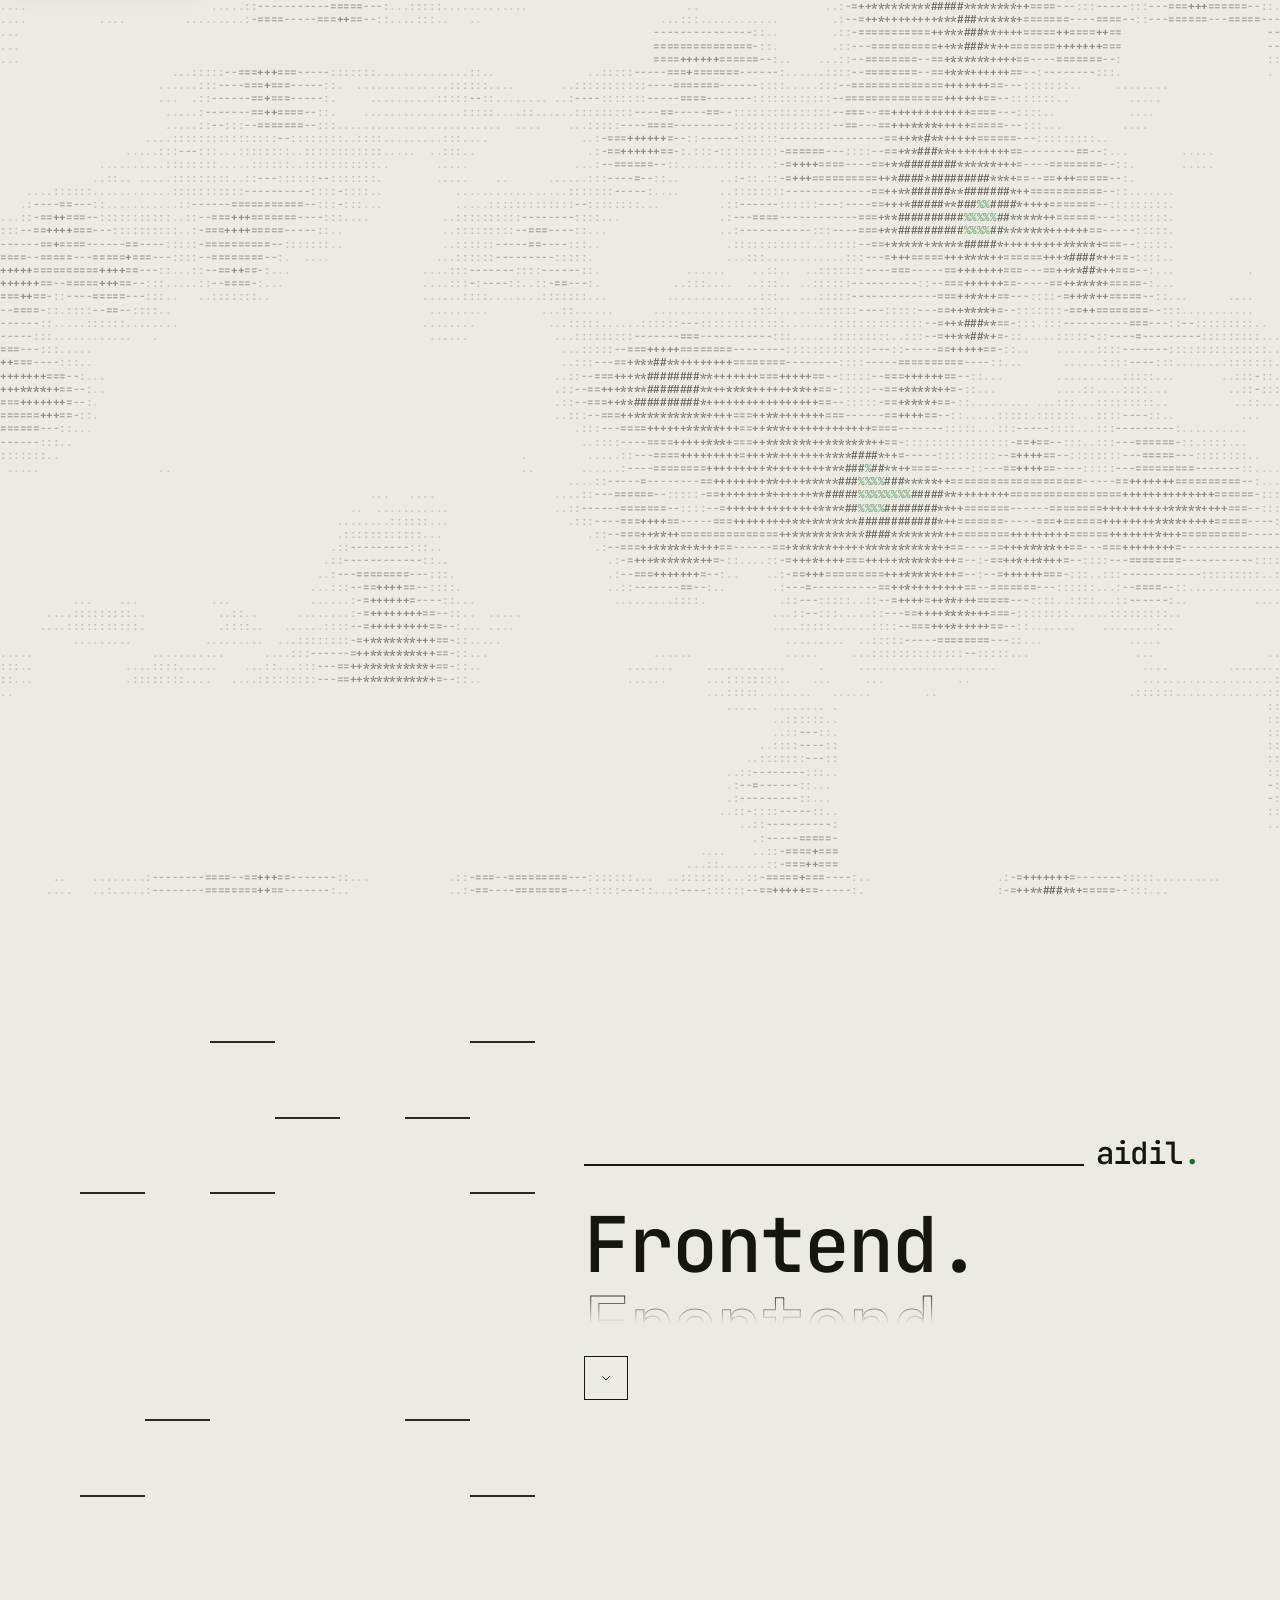
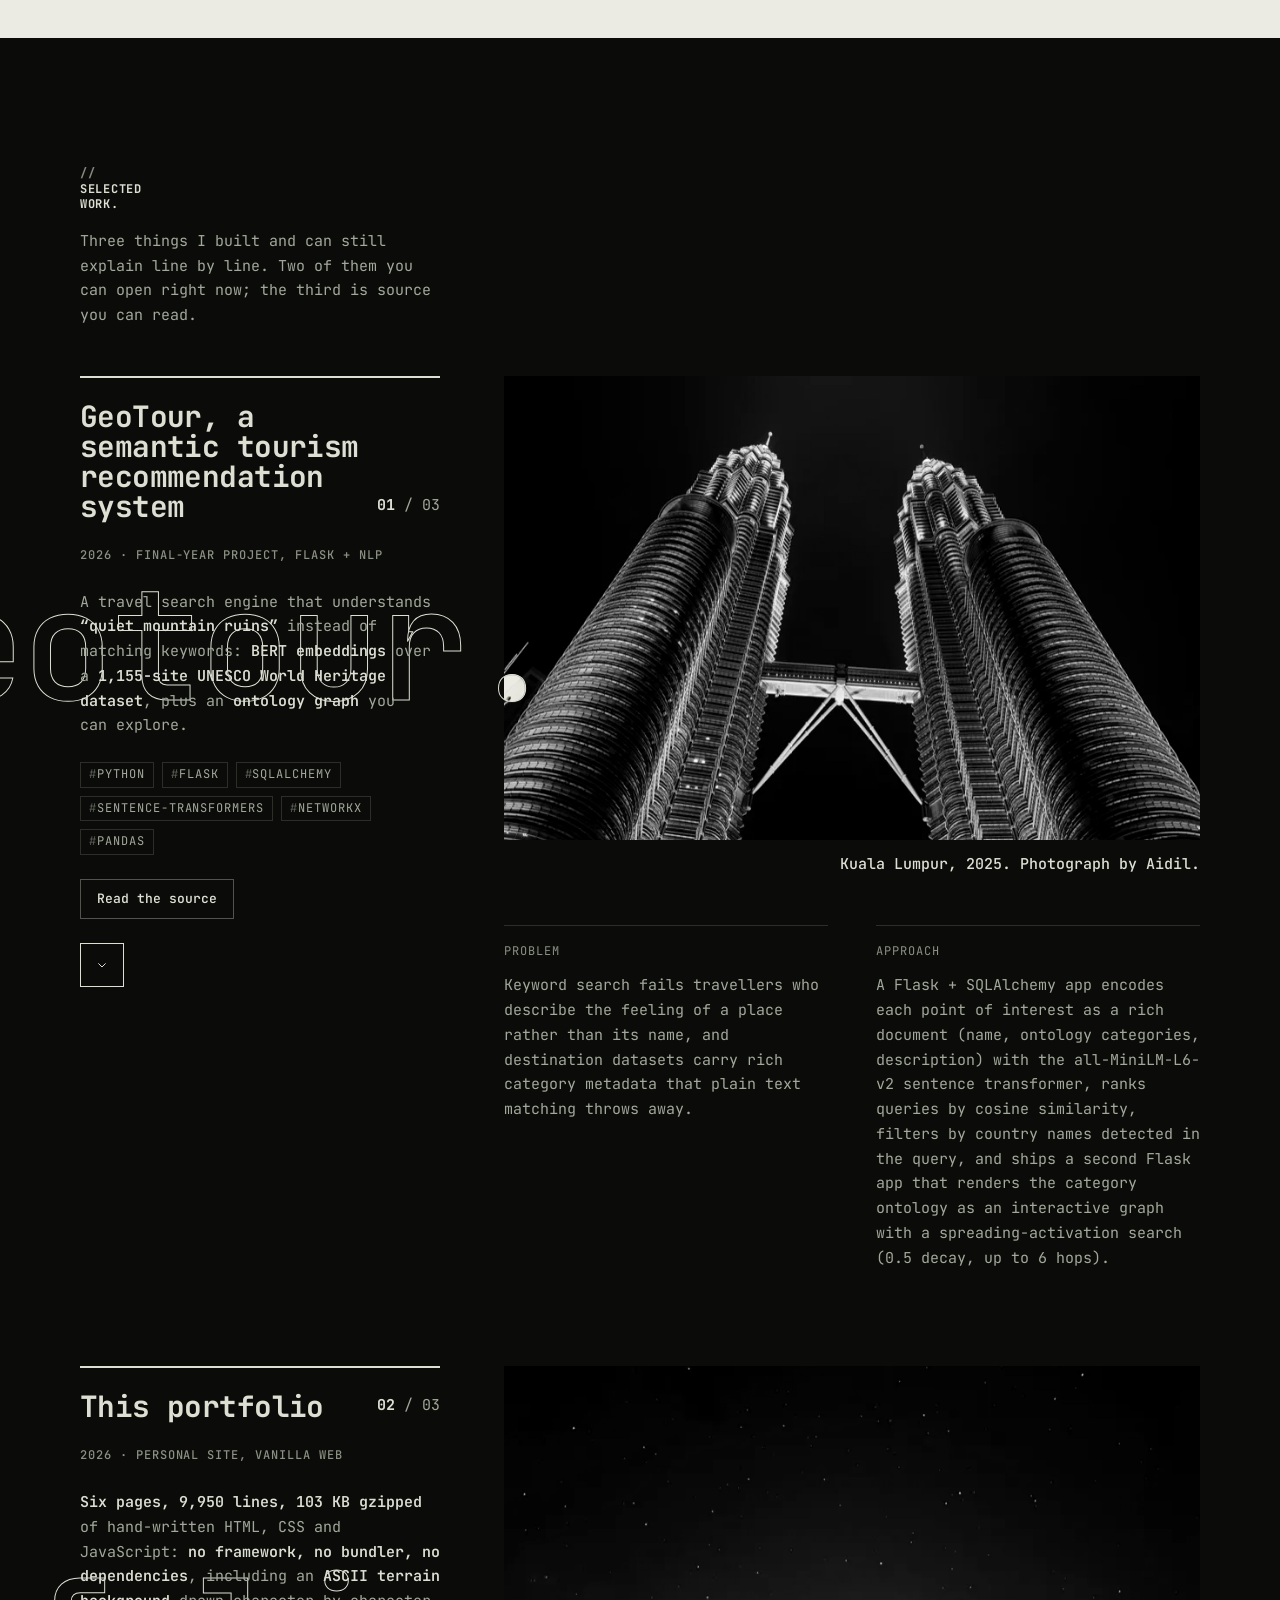
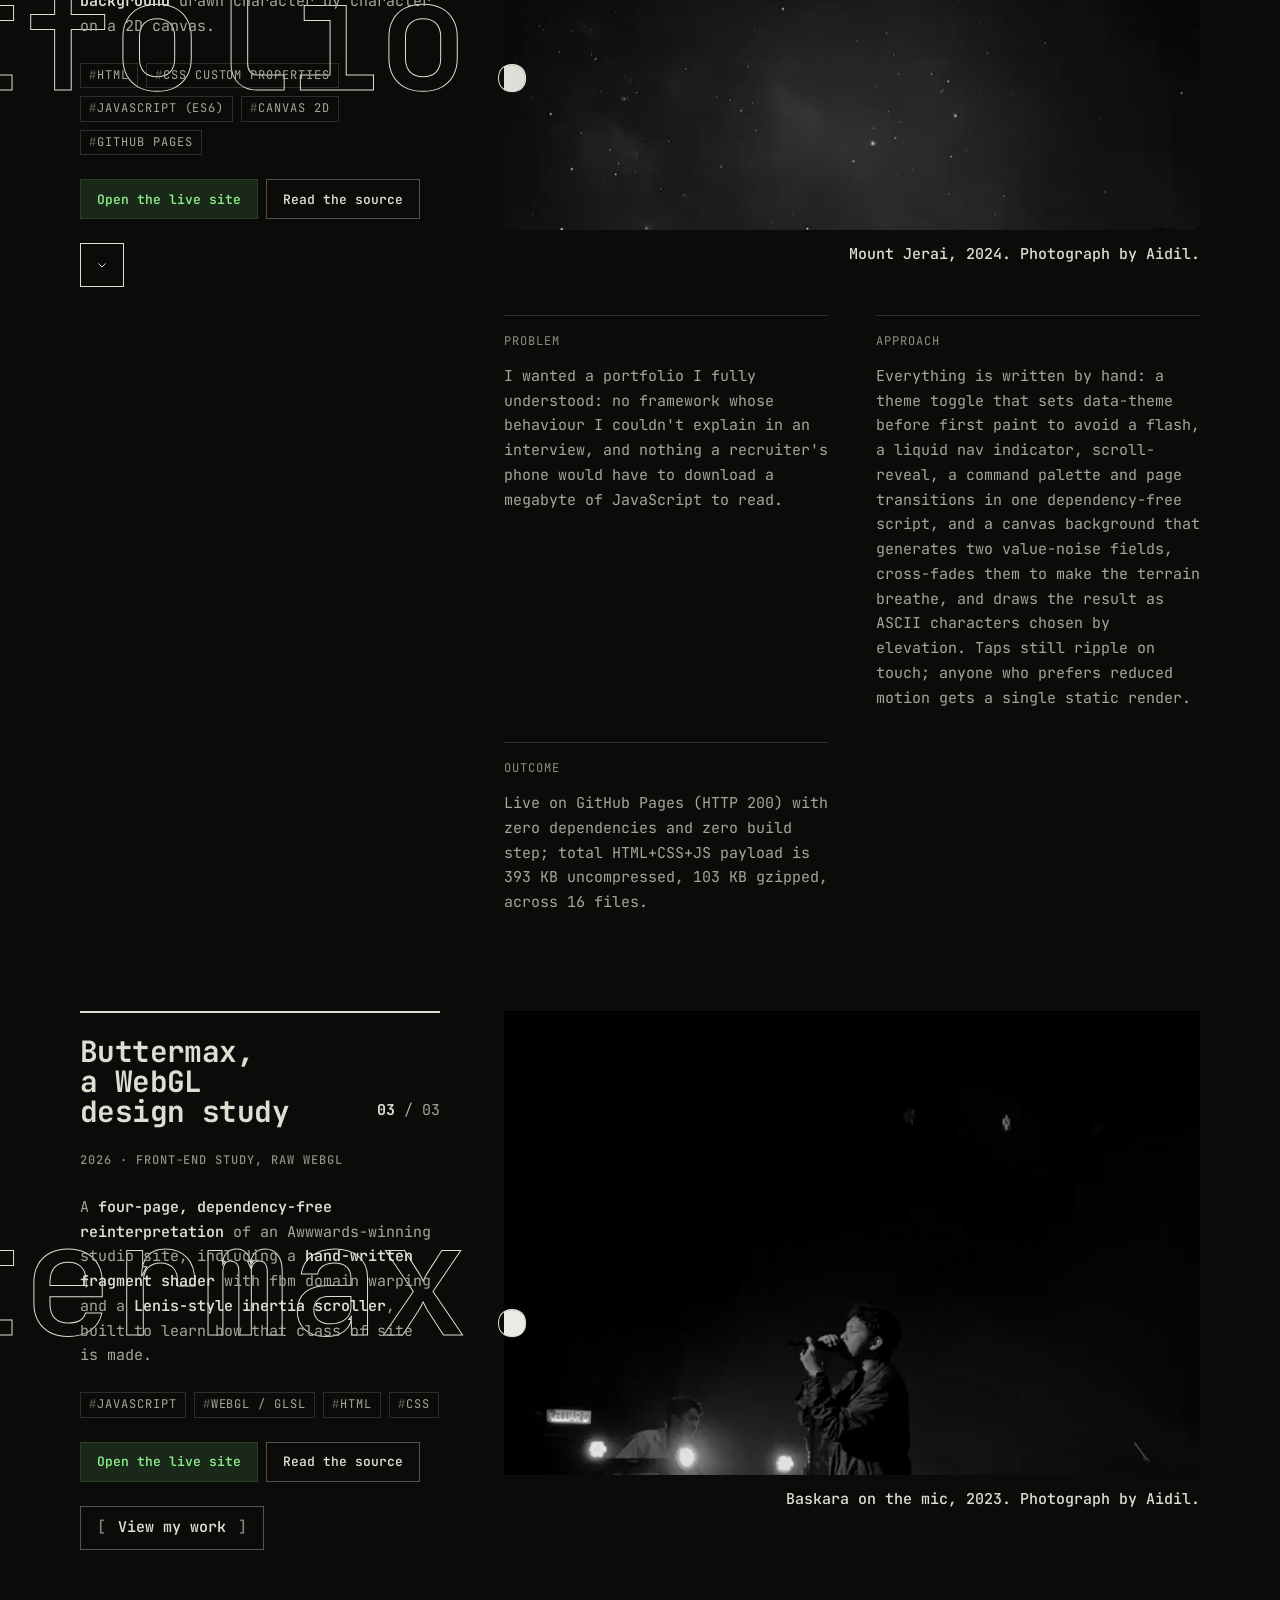
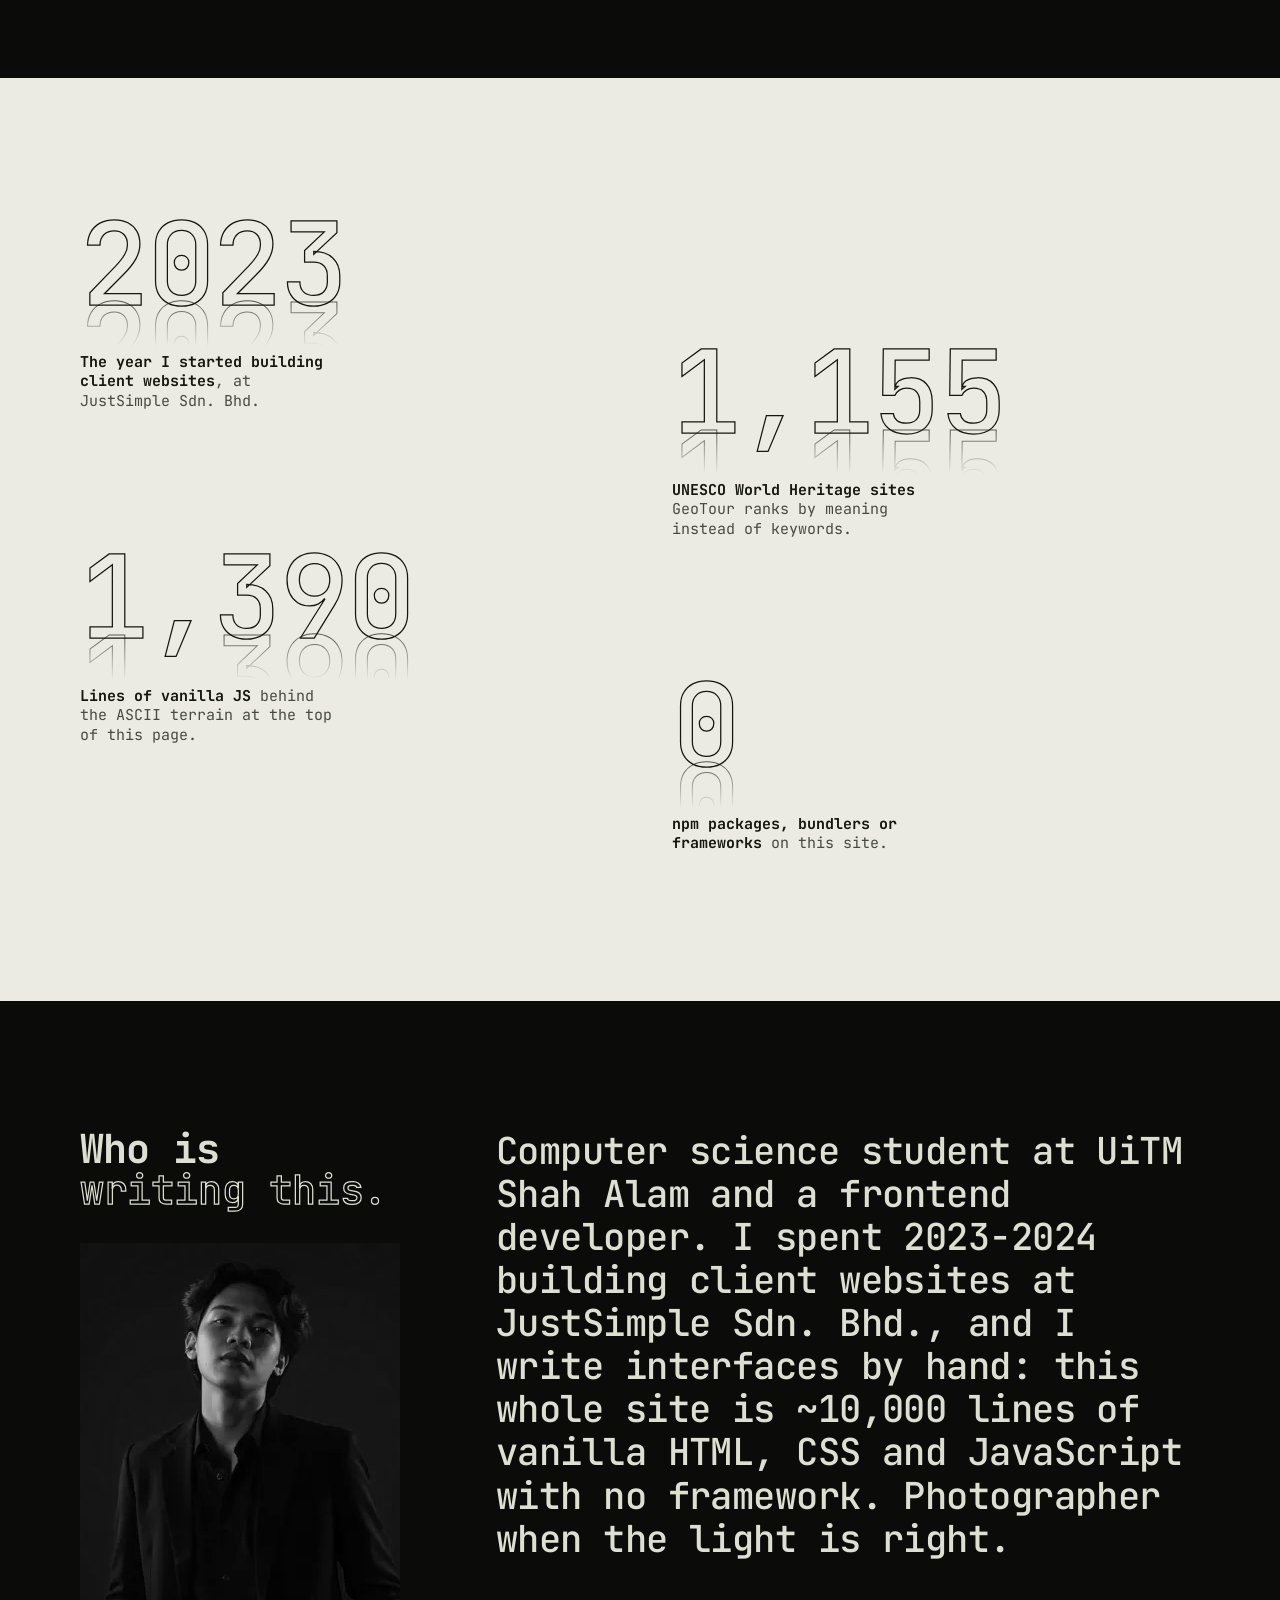
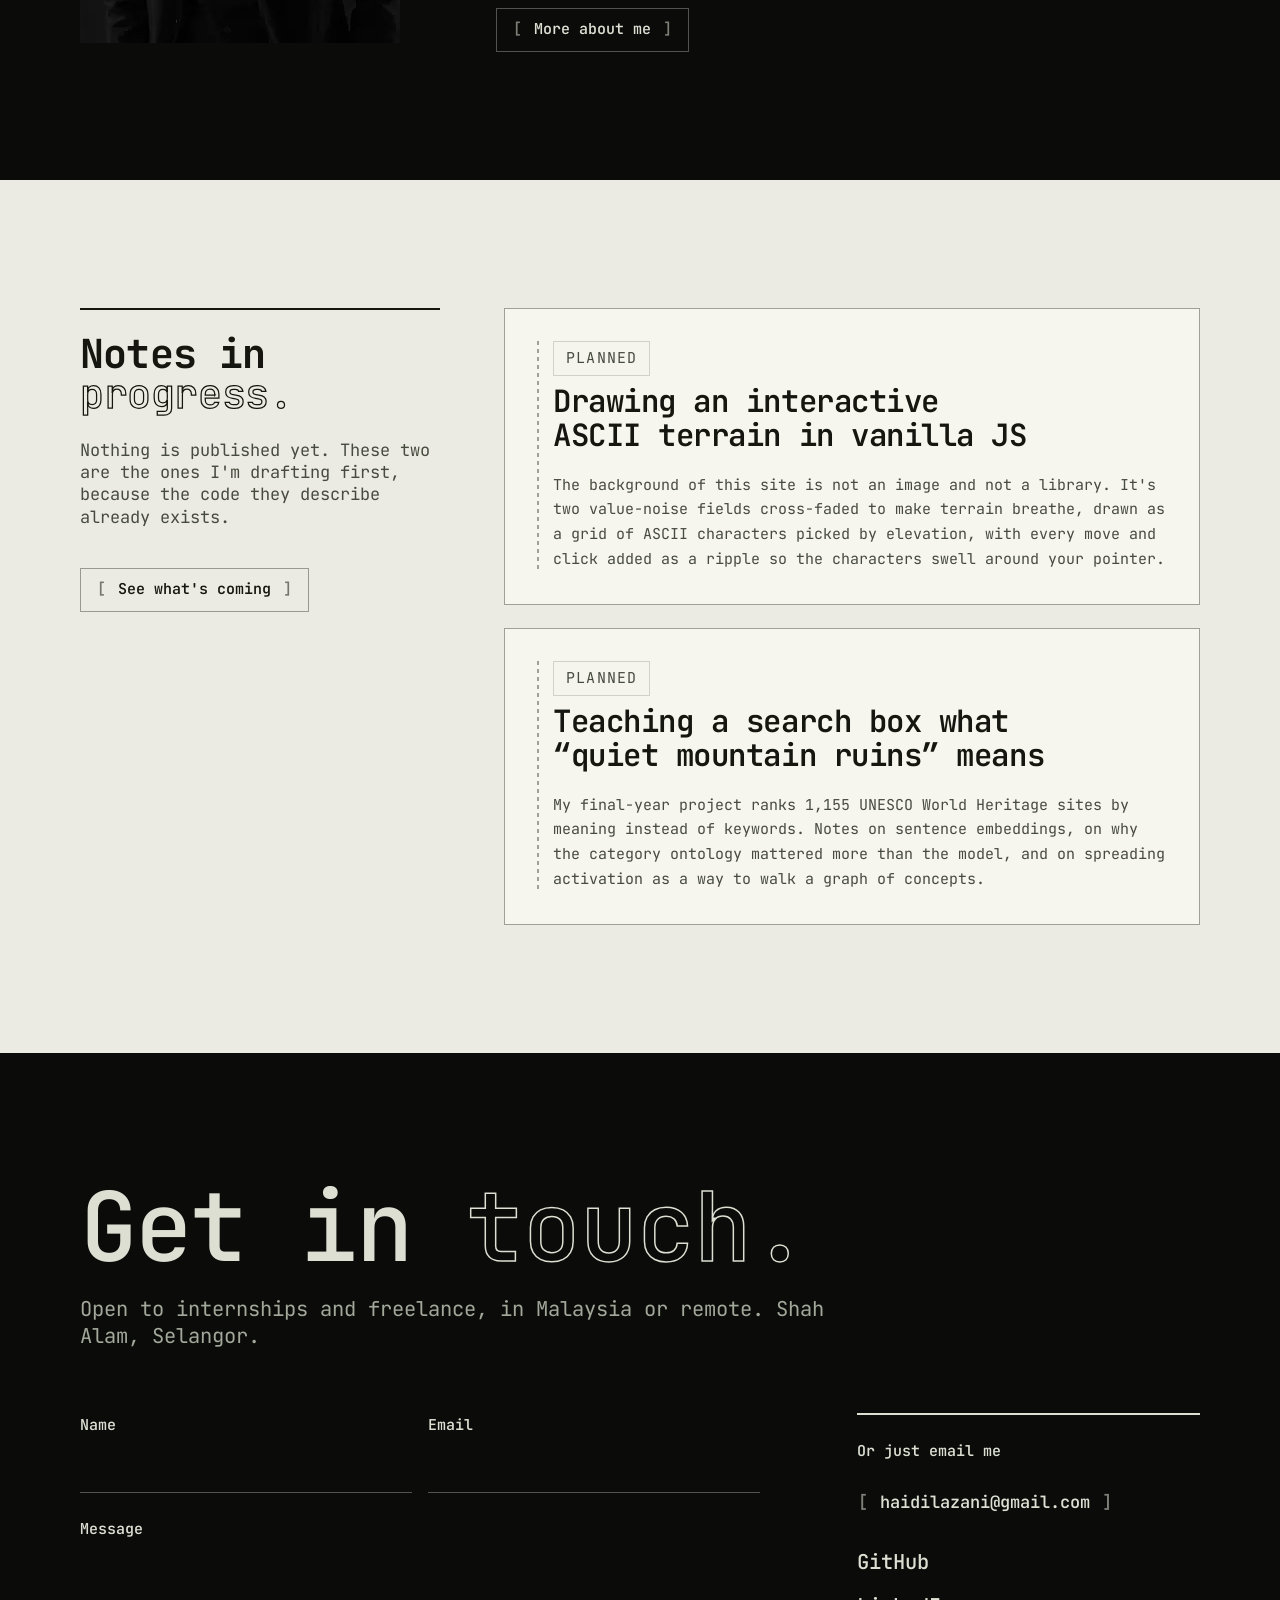
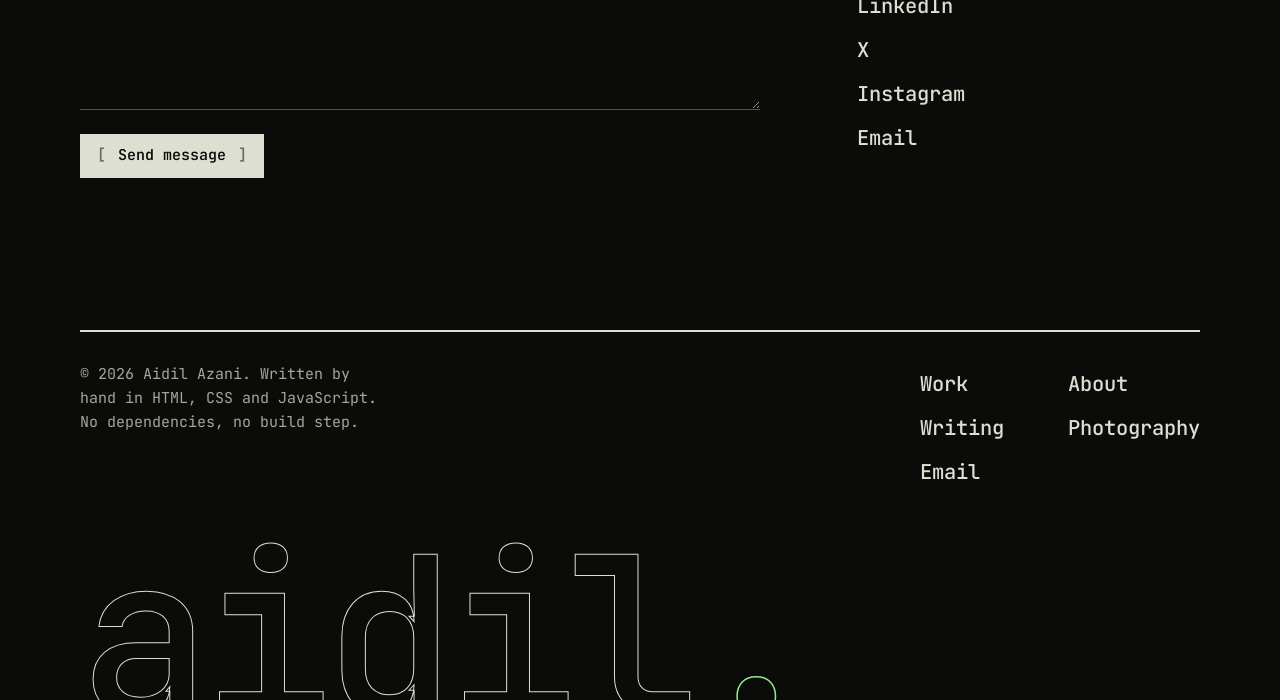
<file: index.html>
<!DOCTYPE html>
<html lang="en" class="no-js" data-theme="dark" data-motion="full">

<head>
    <meta charset="UTF-8">
    <meta name="viewport" content="width=device-width, initial-scale=1.0">

    <title>Aidil Azani - Frontend developer in Shah Alam, Malaysia</title>
    <meta name="description"
        content="Aidil Azani, frontend developer and computer science student at UiTM Shah Alam. A semantic travel search engine in Flask, a portfolio written by hand with zero dependencies, and photographs.">

    <!-- Seed theme + motion before first paint so neither flashes. -->
    <script>
        (function () {
            var t, m; try { t = localStorage.getItem('theme'); m = localStorage.getItem('motion'); } catch (e) { }
            var d = document.documentElement;
            d.className = d.className.replace(/\bno-js\b/, 'js');
            d.setAttribute('data-theme', t === 'light' ? 'light' : 'dark');
            d.setAttribute('data-motion', m === 'reduced' ? 'reduced' : 'full');
        })();
    </script>

    <!-- Entrance gate. Puts html.ld up (the overlay in <body>, styled by css/loader.css and run by
         js/loader.js) before first paint, so there is no flash of the page under it. Not for reduced
         motion, #hash deep links, back/forward, or ?intro=0. js/loader.js claims the page with
         html.ld-ready as soon as it runs; if it never does (404, error, stalled network) the page is
         released on DOMContentLoaded or after a timeout, so the overlay can never trap anyone. -->
    <script>
        (function () {
            var d = document.documentElement, show = true;
            try {
                var nav = performance.getEntriesByType && performance.getEntriesByType('navigation')[0];
                if (location.hash.length > 1) show = false;
                if (/[?&]intro=0(&|$)/.test(location.search)) show = false;
                if (nav && nav.type === 'back_forward') show = false;
                if (d.getAttribute('data-motion') === 'reduced') show = false;
                else if (localStorage.getItem('motion') !== 'full' && matchMedia('(prefers-reduced-motion: reduce)').matches) show = false;
            } catch (e) { }
            if (show) {
                d.classList.add('ld');
                try { if ('scrollRestoration' in history) history.scrollRestoration = 'manual'; } catch (e) { }
            }
            function release() {
                if (d.classList.contains('ld-ready')) return;
                d.classList.remove('ld');
            }
            document.addEventListener('DOMContentLoaded', release);
            if (show) setTimeout(release, 9000);
        })();
    </script>

    <link rel="icon" href="favicon.svg">
    <link rel="manifest" href="site.webmanifest">
    <meta name="theme-color" content="#0b0c0a" media="(prefers-color-scheme: dark)">
    <meta name="theme-color" content="#ecebe3" media="(prefers-color-scheme: light)">

    <link rel="preconnect" href="https://fonts.googleapis.com">
    <link rel="preconnect" href="https://fonts.gstatic.com" crossorigin>
    <link rel="stylesheet"
        href="https://fonts.googleapis.com/css2?family=JetBrains+Mono:wght@300..800&display=swap">

    <link rel="stylesheet" href="css/tokens.css">
    <link rel="stylesheet" href="css/main.css">
    <link rel="stylesheet" href="css/stack.css">
    <link rel="stylesheet" href="css/tilt.css">
    <link rel="stylesheet" href="css/hero.css">
    <link rel="stylesheet" href="css/home.css">
    <link rel="stylesheet" href="css/ascii.css">
    <link rel="stylesheet" href="css/loader.css">

    <link rel="canonical" href="https://haidilazani.github.io/Portfolio/">

    <meta property="og:type" content="website">
    <meta property="og:site_name" content="Aidil Azani">
    <meta property="og:url" content="https://haidilazani.github.io/Portfolio/">
    <meta property="og:title" content="Aidil Azani - Frontend developer in Shah Alam, Malaysia">
    <meta property="og:description"
        content="A semantic travel search engine in Flask, a portfolio written by hand with zero dependencies, and photographs.">
    <meta property="og:image" content="https://haidilazani.github.io/Portfolio/images/optimized/about-800.jpg">
    <meta property="og:image:width" content="800">
    <meta property="og:image:height" content="800">
    <meta property="og:image:alt" content="Aidil Azani">
    <meta name="twitter:card" content="summary_large_image">
    <meta name="twitter:site" content="@aidilazani">
    <meta name="twitter:creator" content="@aidilazani">
    <meta name="twitter:title" content="Aidil Azani - Frontend developer in Shah Alam, Malaysia">
    <meta name="twitter:description"
        content="A semantic travel search engine in Flask, a portfolio written by hand with zero dependencies, and photographs.">
    <meta name="twitter:image" content="https://haidilazani.github.io/Portfolio/images/optimized/about-800.jpg">

    <script type="application/ld+json">
    [
      {
        "@context": "https://schema.org",
        "@type": "WebSite",
        "name": "Aidil Azani",
        "url": "https://haidilazani.github.io/Portfolio/",
        "inLanguage": "en",
        "author": { "@type": "Person", "name": "Aidil Azani" }
      },
      {
        "@context": "https://schema.org",
        "@type": "Person",
        "name": "Aidil Azani",
        "jobTitle": "Frontend developer",
        "url": "https://haidilazani.github.io/Portfolio/",
        "image": "https://haidilazani.github.io/Portfolio/images/optimized/about-800.jpg",
        "email": "mailto:haidilazani@gmail.com",
        "address": {
          "@type": "PostalAddress",
          "addressLocality": "Shah Alam",
          "addressRegion": "Selangor",
          "addressCountry": "MY"
        },
        "alumniOf": { "@type": "CollegeOrUniversity", "name": "UiTM Shah Alam" },
        "knowsAbout": ["Frontend development", "JavaScript", "CSS", "Canvas 2D", "Flask", "Sentence embeddings"],
        "sameAs": [
          "https://github.com/haidilazani",
          "https://linkedin.com/in/azuhaidilazani",
          "https://x.com/aidilazani",
          "https://instagram.com/aidilazani"
        ]
      }
    ]
    </script>
</head>

<body class="page-home">

    <!-- Entrance overlay. Hidden unless the gate in <head> raised html.ld. Decoration plus a status
         line for assistive tech; the canvas and HUD are aria-hidden. See js/loader.js. -->
    <div class="ld-ov" data-loader role="status" aria-label="Loading the portfolio">
        <canvas class="ld-canvas" aria-hidden="true"></canvas>
        <div class="ld-hud">
            <div class="ld-id" aria-hidden="true" data-ld-mask>portfolio // 2026</div>
            <div class="ld-tr" data-ld-mask>
                <button class="ld-skip" type="button" data-ld-skip>skip &#183; esc</button>
            </div>
            <div class="ld-count" aria-hidden="true" data-ld-mask><span data-ld-n><s>000</s></span><i>%</i></div>
            <ol class="ld-log" aria-hidden="true" data-ld-log data-ld-mask></ol>
            <div class="ld-bar" aria-hidden="true" data-ld-bar></div>
        </div>
    </div>

    <a class="skip-link" href="#main">Skip to content</a>

    <header class="site-nav" data-nav>
        <nav class="nav-inner" aria-label="Primary">
            <a class="nav-logo" href="index.html" aria-current="page">aidil<span>.</span></a>
            <ul class="nav-links">
                <li class="nav-indicator" aria-hidden="true"></li>
                <li><a href="work.html">Work</a></li>
                <li><a href="about.html">About</a></li>
                <li><a href="blog.html">Writing</a></li>
                <li><a href="photography.html">Photography</a></li>
            </ul>
            <div class="nav-actions">
                <button class="cmdk-trigger" type="button" data-cmdk-open>Search <kbd>&#8984;K</kbd></button>
                <button class="icon-btn" type="button" data-motion-toggle aria-pressed="false"
                    aria-label="Toggle reduced motion">
                    <svg viewBox="0 0 24 24" width="18" height="18" fill="none" stroke="currentColor"
                        stroke-width="1.6" stroke-linecap="round" stroke-linejoin="round" aria-hidden="true"
                        focusable="false">
                        <path d="M3 12h3.2l2.6-7 4.4 14 2.6-7H21" />
                    </svg>
                </button>
                <button class="icon-btn" type="button" data-theme-toggle aria-pressed="false"
                    aria-label="Toggle colour theme">
                    <svg viewBox="0 0 24 24" width="18" height="18" fill="none" stroke="currentColor"
                        stroke-width="1.6" aria-hidden="true" focusable="false">
                        <circle cx="12" cy="12" r="9" />
                        <path d="M12 3a9 9 0 0 0 0 18z" fill="currentColor" stroke="none" />
                    </svg>
                </button>
            </div>
        </nav>
    </header>

    <main id="main">

        <!-- ================================================================
             Hero
             Base band. The terrain canvas is the living ground; two outlined
             marquee rows of the name run over it in opposite directions,
             and the headline sits below in solid ink so it never has to compete with an outline.
             ================================================================ -->
        <section class="hero band" data-hero aria-labelledby="hero-title">
            <canvas class="hero-canvas" data-hero-canvas aria-hidden="true"></canvas>

            <div class="hero-stage">
                <div class="marquee" data-marquee aria-hidden="true">
                    <div class="marquee-track">
                        <span>aidil azani.</span><span>aidil azani.</span><span>aidil azani.</span>
                        <span>aidil azani.</span><span>aidil azani.</span><span>aidil azani.</span>
                    </div>
                </div>
                <div class="marquee marquee--reverse" data-marquee aria-hidden="true">
                    <div class="marquee-track">
                        <span>aidil azani.</span><span>aidil azani.</span><span>aidil azani.</span>
                        <span>aidil azani.</span><span>aidil azani.</span><span>aidil azani.</span>
                    </div>
                </div>

                <a class="round-btn hero-down" href="#practice" data-magnetic aria-label="Scroll to what I do">
                    <svg viewBox="0 0 24 24" width="16" height="16" fill="none" stroke="currentColor"
                        stroke-width="1.6" stroke-linecap="round" stroke-linejoin="round" aria-hidden="true"
                        focusable="false">
                        <path d="M7 10l5 5 5-5" />
                    </svg>
                </a>
            </div>

            <div class="hero-inner container">
                <div class="hero-heading">
                    <p class="hero-eyebrow">Frontend developer &#183; CS @ UiTM Shah Alam &#183; Open to internships</p>
                    <h1 class="hero-title" id="hero-title">A remembrance of<br><em class="accent-word" data-dial>who I was.</em></h1>
                </div>
                <div class="hero-aside">
                    <p class="hero-lede">I was lost in the vast space, in search of my soul, and somewhere along the way
                        I started building for the web: by hand, with no framework and no build step.</p>
                    <div class="hero-actions">
                        <a class="btn btn-primary" href="work.html" data-magnetic>View my work</a>
                        <a class="btn btn-ghost" href="#contact">Get in touch</a>
                    </div>
                    <div class="hero-hint"><kbd>move</kbd> to stir the terrain &#183; <kbd>click</kbd> to ripple</div>
                </div>
            </div>
        </section>

        <!-- ================================================================
             What I do: the keyword roller
             ================================================================ -->
        <section class="band practice" id="practice" aria-labelledby="practice-title">
            <div class="container practice-grid">
                <div class="dash-grid" aria-hidden="true"></div>

                <div class="practice-body">
                    <p class="practice-mark" aria-hidden="true"><span class="practice-rule"></span><span
                            class="practice-logo">aidil<span>.</span></span></p>

                    <h2 class="visually-hidden" id="practice-title">What I do: frontend development, Canvas 2D,
                        photography and writing.</h2>

                    <div class="roller" data-roller aria-hidden="true">
                        <div class="roller-mask">
                            <ul class="roller-col">
                                <li>Frontend.</li>
                                <li>Canvas 2D.</li>
                                <li>Photography.</li>
                                <li>Writing.</li>
                            </ul>
                        </div>
                        <div class="roller-mask roller-mask--echo">
                            <ul class="roller-col">
                                <li>Frontend.</li>
                                <li>Canvas 2D.</li>
                                <li>Photography.</li>
                                <li>Writing.</li>
                            </ul>
                        </div>
                    </div>

                    <a class="round-btn" href="#work" aria-label="Scroll to selected work">
                        <svg viewBox="0 0 24 24" width="16" height="16" fill="none" stroke="currentColor"
                            stroke-width="1.6" stroke-linecap="round" stroke-linejoin="round" aria-hidden="true"
                            focusable="false">
                            <path d="M7 10l5 5 5-5" />
                        </svg>
                    </a>
                </div>
            </div>
        </section>

        <!-- ================================================================
             Selected work
             Inverse band. One split block per project: a sticky rail on the
             left (title, counter, lede, stack, links) and the photograph plus
             case detail on the right. The giant outlined word slides across
             as the image passes and fills where it crosses the frame.
             ================================================================ -->
        <section class="band band--invert work" id="work" aria-labelledby="work-title">
            <div class="container">

                <header class="work-intro" data-reveal style="--reveal-i: 0">
                    <h2 class="kicker" id="work-title"><span>Selected</span> <span>work.</span></h2>
                    <p class="work-sub">Three things I built and can still explain line by line. Two of them you
                        can open right now; the third is source you can read.</p>
                </header>

                <!-- GeoTour: repo-only. No outcome is verified, so no outcome is claimed. -->
                <article class="work-item" id="work-geotour" aria-labelledby="work-geotour-title">
                    <div class="work-rail" data-reveal style="--reveal-i: 1">
                        <div class="work-head">
                            <h3 class="work-title" id="work-geotour-title">GeoTour, a semantic tourism recommendation system</h3>
                            <p class="work-count" aria-hidden="true"><b>01</b> / 03</p>
                        </div>
                        <p class="case-label">2026 &#183; Final-year project, Flask + NLP</p>
                        <p class="work-lede">A travel search engine that understands <strong>&#8220;quiet mountain
                                ruins&#8221;</strong> instead of matching keywords: <strong>BERT embeddings</strong>
                            over a <strong>1,155-site UNESCO World Heritage dataset</strong>, plus an <strong>ontology
                                graph</strong> you can explore.</p>
                        <ul class="project-stack">
                            <li class="tag">Python</li>
                            <li class="tag">Flask</li>
                            <li class="tag">SQLAlchemy</li>
                            <li class="tag">sentence-transformers</li>
                            <li class="tag">NetworkX</li>
                            <li class="tag">pandas</li>
                        </ul>
                        <div class="project-links">
                            <a class="pill-link pill-link--repo" href="https://github.com/haidilazani/FYP-1"
                                target="_blank" rel="noopener">Read the source</a>
                        </div>
                        <a class="round-btn" href="#work-portfolio" aria-label="Next project: this portfolio">
                            <svg viewBox="0 0 24 24" width="16" height="16" fill="none" stroke="currentColor"
                                stroke-width="1.6" stroke-linecap="round" stroke-linejoin="round" aria-hidden="true"
                                focusable="false">
                                <path d="M7 10l5 5 5-5" />
                            </svg>
                        </a>
                    </div>

                    <div class="work-media">
                        <figure class="work-figure" data-slide data-reveal="fade" style="--reveal-i: 1">
                            <div class="work-frame-wrap">
                                <div class="work-frame" data-tilt>
                                    <picture>
                                        <source type="image/webp"
                                            srcset="images/optimized/petronas-towers-800.webp 800w, images/optimized/petronas-towers-1600.webp 1600w"
                                            sizes="(min-width: 64em) 42rem, calc(100vw - 2.5rem)">
                                        <img src="images/optimized/petronas-towers-800.jpg"
                                            srcset="images/optimized/petronas-towers-800.jpg 800w, images/optimized/petronas-towers-1600.jpg 1600w"
                                            sizes="(min-width: 64em) 42rem, calc(100vw - 2.5rem)"
                                            alt="The Petronas Twin Towers at night, photographed from street level so the two towers lean toward each other and meet at the lit sky bridge."
                                            width="800" height="1066" loading="lazy" decoding="async">
                                    </picture>
                                    <span class="slide-word slide-word--fill" aria-hidden="true">geotour.</span>
                                </div>
                                <span class="slide-word slide-word--line" aria-hidden="true">geotour.</span>
                            </div>
                            <figcaption>Kuala Lumpur, 2025. Photograph by Aidil.</figcaption>
                        </figure>

                        <div class="case-grid">
                            <div class="case-block" data-label="Problem">
                                <p>Keyword search fails travellers who describe the feeling of a place rather than its
                                    name, and destination datasets carry rich category metadata that plain text
                                    matching throws away.</p>
                            </div>
                            <div class="case-block" data-label="Approach">
                                <p>A Flask + SQLAlchemy app encodes each point of interest as a rich document (name,
                                    ontology categories, description) with the all-MiniLM-L6-v2 sentence
                                    transformer, ranks queries by cosine similarity, filters by country names
                                    detected in the query, and ships a second Flask app that renders the category
                                    ontology as an interactive graph with a spreading-activation search (0.5 decay,
                                    up to 6 hops).</p>
                            </div>
                        </div>
                    </div>
                </article>

                <!-- This portfolio: live + repo. -->
                <article class="work-item" id="work-portfolio" aria-labelledby="work-portfolio-title">
                    <div class="work-rail" data-reveal style="--reveal-i: 1">
                        <div class="work-head">
                            <h3 class="work-title" id="work-portfolio-title">This portfolio</h3>
                            <p class="work-count" aria-hidden="true"><b>02</b> / 03</p>
                        </div>
                        <p class="case-label">2026 &#183; Personal site, vanilla web</p>
                        <p class="work-lede"><strong>Six pages, 9,950 lines, 103 KB gzipped</strong> of hand-written
                            HTML, CSS and JavaScript: <strong>no framework, no bundler, no dependencies</strong>,
                            including an <strong>ASCII terrain background</strong> drawn character by character on a 2D canvas.
                        </p>
                        <ul class="project-stack">
                            <li class="tag">HTML</li>
                            <li class="tag">CSS custom properties</li>
                            <li class="tag">JavaScript (ES6)</li>
                            <li class="tag">Canvas 2D</li>
                            <li class="tag">GitHub Pages</li>
                        </ul>
                        <div class="project-links">
                            <a class="pill-link pill-link--live" href="https://haidilazani.github.io/Portfolio/"
                                target="_blank" rel="noopener">Open the live site</a>
                            <a class="pill-link pill-link--repo" href="https://github.com/haidilazani/Portfolio"
                                target="_blank" rel="noopener">Read the source</a>
                        </div>
                        <a class="round-btn" href="#work-buttermax" aria-label="Next project: Buttermax">
                            <svg viewBox="0 0 24 24" width="16" height="16" fill="none" stroke="currentColor"
                                stroke-width="1.6" stroke-linecap="round" stroke-linejoin="round" aria-hidden="true"
                                focusable="false">
                                <path d="M7 10l5 5 5-5" />
                            </svg>
                        </a>
                    </div>

                    <div class="work-media">
                        <figure class="work-figure" data-slide data-reveal="fade" style="--reveal-i: 1">
                            <div class="work-frame-wrap">
                                <div class="work-frame" data-tilt>
                                    <picture>
                                        <source type="image/webp"
                                            srcset="images/optimized/mount-jerai-sky-400.webp 400w, images/optimized/mount-jerai-sky-800.webp 800w"
                                            sizes="(min-width: 64em) 42rem, calc(100vw - 2.5rem)">
                                        <img src="images/optimized/mount-jerai-sky-800.jpg"
                                            srcset="images/optimized/mount-jerai-sky-400.jpg 400w, images/optimized/mount-jerai-sky-800.jpg 800w"
                                            sizes="(min-width: 64em) 42rem, calc(100vw - 2.5rem)"
                                            alt="A night sky dense with stars above Mount Jerai, faint cloud drifting through the middle of the frame and tree canopies silhouetted in two corners."
                                            width="800" height="1066" loading="lazy" decoding="async">
                                    </picture>
                                    <span class="slide-word slide-word--fill" aria-hidden="true">portfolio.</span>
                                </div>
                                <span class="slide-word slide-word--line" aria-hidden="true">portfolio.</span>
                            </div>
                            <figcaption>Mount Jerai, 2024. Photograph by Aidil.</figcaption>
                        </figure>

                        <div class="case-grid">
                            <div class="case-block" data-label="Problem">
                                <p>I wanted a portfolio I fully understood: no framework whose behaviour I couldn't
                                    explain in an interview, and nothing a recruiter's phone would have to download a
                                    megabyte of JavaScript to read.</p>
                            </div>
                            <div class="case-block" data-label="Approach">
                                <p>Everything is written by hand: a theme toggle that sets data-theme before first
                                    paint to avoid a flash, a liquid nav indicator, scroll-reveal, a command palette
                                    and page transitions in one dependency-free script, and a canvas background that
                                    generates two value-noise fields, cross-fades them to make the terrain breathe,
                                    and draws the result as ASCII characters chosen by elevation. Taps
                                    still ripple on touch; anyone who prefers reduced motion gets a single static
                                    render.</p>
                            </div>
                            <div class="case-block" data-label="Outcome">
                                <p>Live on GitHub Pages (HTTP 200) with zero dependencies and zero build step; total
                                    HTML+CSS+JS payload is 393 KB uncompressed, 103 KB gzipped, across 16 files.</p>
                            </div>
                        </div>
                    </div>
                </article>

                <!-- Buttermax: live + repo, no case-study blocks. -->
                <article class="work-item" id="work-buttermax" aria-labelledby="work-buttermax-title">
                    <div class="work-rail" data-reveal style="--reveal-i: 1">
                        <div class="work-head">
                            <h3 class="work-title" id="work-buttermax-title">Buttermax, a WebGL design study</h3>
                            <p class="work-count" aria-hidden="true"><b>03</b> / 03</p>
                        </div>
                        <p class="case-label">2026 &#183; Front-end study, raw WebGL</p>
                        <p class="work-lede">A <strong>four-page, dependency-free reinterpretation</strong> of an
                            Awwwards-winning studio site, including a <strong>hand-written fragment shader</strong>
                            with fbm domain warping and a <strong>Lenis-style inertia scroller</strong>, built to learn
                            how that class of site is made.</p>
                        <ul class="project-stack">
                            <li class="tag">JavaScript</li>
                            <li class="tag">WebGL / GLSL</li>
                            <li class="tag">HTML</li>
                            <li class="tag">CSS</li>
                        </ul>
                        <div class="project-links">
                            <a class="pill-link pill-link--live" href="https://haidilazani.github.io/Assignment/"
                                target="_blank" rel="noopener">Open the live site</a>
                            <a class="pill-link pill-link--repo" href="https://github.com/haidilazani/Assignment"
                                target="_blank" rel="noopener">Read the source</a>
                        </div>
                        <a class="btn btn-outline" href="work.html">View my work</a>
                    </div>

                    <div class="work-media">
                        <figure class="work-figure" data-slide data-reveal="fade" style="--reveal-i: 1">
                            <div class="work-frame-wrap">
                                <div class="work-frame" data-tilt>
                                    <picture>
                                        <source type="image/webp"
                                            srcset="images/optimized/baskara-on-the-mic-800.webp 800w, images/optimized/baskara-on-the-mic-1600.webp 1600w"
                                            sizes="(min-width: 64em) 42rem, calc(100vw - 2.5rem)">
                                        <img src="images/optimized/baskara-on-the-mic-800.jpg"
                                            srcset="images/optimized/baskara-on-the-mic-800.jpg 800w, images/optimized/baskara-on-the-mic-1600.jpg 1600w"
                                            sizes="(min-width: 64em) 42rem, calc(100vw - 2.5rem)"
                                            alt="Baskara Putra singing into a handheld microphone with his head tipped back, lit through green and amber haze, a keyboardist and the silhouetted crowd around him."
                                            width="800" height="1366" loading="lazy" decoding="async">
                                    </picture>
                                    <span class="slide-word slide-word--fill" aria-hidden="true">buttermax.</span>
                                </div>
                                <span class="slide-word slide-word--line" aria-hidden="true">buttermax.</span>
                            </div>
                            <figcaption>Baskara on the mic, 2023. Photograph by Aidil.</figcaption>
                        </figure>
                    </div>
                </article>

            </div>
        </section>

        <!-- ================================================================
             Numbers: only facts already stated elsewhere on the site.
             ================================================================ -->
        <section class="band stats" aria-labelledby="stats-title">
            <div class="container">
                <h2 class="visually-hidden" id="stats-title">In numbers</h2>
                <ul class="stats-list">
                    <li class="stat" data-reveal style="--reveal-i: 0">
                        <p class="stat-figure">
                            <span class="stat-sizer" aria-hidden="true">2023</span>
                            <span class="stat-num" data-count="2023">2023</span>
                            <span class="stat-echo" aria-hidden="true">2023</span>
                        </p>
                        <p class="stat-label"><strong>The year I started building client websites</strong>, at
                            JustSimple Sdn. Bhd.</p>
                    </li>
                    <li class="stat" data-reveal style="--reveal-i: 1">
                        <p class="stat-figure">
                            <span class="stat-sizer" aria-hidden="true">1,155</span>
                            <span class="stat-num" data-count="1,155">1,155</span>
                            <span class="stat-echo" aria-hidden="true">1,155</span>
                        </p>
                        <p class="stat-label"><strong>UNESCO World Heritage sites</strong> GeoTour ranks by meaning
                            instead of keywords.</p>
                    </li>
                    <li class="stat" data-reveal style="--reveal-i: 1">
                        <p class="stat-figure">
                            <span class="stat-sizer" aria-hidden="true">1,390</span>
                            <span class="stat-num" data-count="1,390">1,390</span>
                            <span class="stat-echo" aria-hidden="true">1,390</span>
                        </p>
                        <p class="stat-label"><strong>Lines of vanilla JS</strong> behind the ASCII terrain at the
                            top of this page.</p>
                    </li>
                    <li class="stat" data-reveal style="--reveal-i: 2">
                        <p class="stat-figure">
                            <span class="stat-sizer" aria-hidden="true">0</span>
                            <span class="stat-num">0</span>
                            <span class="stat-echo" aria-hidden="true">0</span>
                        </p>
                        <p class="stat-label"><strong>npm packages, bundlers or frameworks</strong> on this site.</p>
                    </li>
                </ul>
            </div>
        </section>

        <!-- ================================================================
             About teaser: the paragraph lights word by word as it scrolls.
             ================================================================ -->
        <section class="band band--invert about" id="about" aria-labelledby="about-title">
            <div class="container about-split">

                <div class="about-side">
                    <h2 class="section-title home-title" id="about-title" data-reveal style="--reveal-i: 0">Who is
                        <em class="accent-word">writing this.</em></h2>
                    <figure class="about-portrait" data-reveal="fade" style="--reveal-i: 1">
                        <picture>
                            <source type="image/webp"
                                srcset="images/optimized/about-400.webp 400w, images/optimized/about-800.webp 800w"
                                sizes="(min-width: 64em) 18rem, 60vw">
                            <img src="images/optimized/about-800.jpg"
                                srcset="images/optimized/about-400.jpg 400w, images/optimized/about-800.jpg 800w"
                                sizes="(min-width: 64em) 18rem, 60vw"
                                alt="Aidil Azani, photographed close up against a plain background" width="800"
                                height="800" loading="lazy" decoding="async">
                        </picture>
                    </figure>
                </div>

                <div class="about-main">
                    <p class="about-lead" data-highlight>Computer science student at <strong>UiTM Shah
                            Alam</strong> and a <strong>frontend developer</strong>. I spent 2023-2024 building client
                        websites at <strong>JustSimple Sdn. Bhd.</strong>, and I write interfaces by hand: this whole
                        site is <strong>~10,000 lines of vanilla HTML, CSS and JavaScript</strong> with no framework.
                        <strong>Photographer</strong> when the light is right.</p>
                    <p class="section-foot"><a class="btn btn-outline" href="about.html">More about me</a></p>
                </div>

            </div>
        </section>

        <!-- ================================================================
             Writing teaser: the stacking cards
             ================================================================ -->
        <section class="band writing" id="writing" aria-labelledby="writing-title">
            <div class="container writing-split">

                <div class="section-head" data-reveal style="--reveal-i: 0">
                    <h2 class="section-title home-title" id="writing-title">Notes in <em
                            class="accent-word">progress.</em></h2>
                    <p class="section-sub">Nothing is published yet. These two are the ones I'm drafting first,
                        because the code they describe already exists.</p>
                    <p class="section-foot">
                        <a class="btn btn-outline" href="blog.html">See what's coming</a>
                    </p>
                </div>

                <div class="post-list">
                    <article class="post post--planned" data-stack-item data-tilt data-reveal style="--reveal-i: 1">
                        <p class="post-status">Planned</p>
                        <h3 class="post-title">Drawing an interactive ASCII terrain in vanilla JS</h3>
                        <p class="post-blurb">The background of this site is not an image and not a library. It's
                            two value-noise fields cross-faded to make terrain breathe, drawn as a grid of ASCII characters picked by elevation, with every move and click added as a ripple so the characters swell around your pointer.</p>
                    </article>

                    <article class="post post--planned" data-stack-item data-tilt data-reveal style="--reveal-i: 2">
                        <p class="post-status">Planned</p>
                        <h3 class="post-title">Teaching a search box what &#8220;quiet mountain ruins&#8221; means</h3>
                        <p class="post-blurb">My final-year project ranks 1,155 UNESCO World Heritage sites by
                            meaning instead of keywords. Notes on sentence embeddings, on why the category ontology
                            mattered more than the model, and on spreading activation as a way to walk a graph of
                            concepts.</p>
                    </article>
                </div>

            </div>
        </section>

        <!-- ================================================================
             Contact
             ================================================================ -->
        <section class="band band--invert contact" id="contact" aria-labelledby="contact-title">
            <div class="container">

                <div class="contact-head" data-reveal style="--reveal-i: 0">
                    <h2 class="section-title home-title contact-line" id="contact-title">Get in <em
                            class="accent-word">touch.</em></h2>
                    <p class="section-sub">Open to internships and freelance, in Malaysia or remote. Shah Alam,
                        Selangor.</p>
                </div>

                <div class="contact-grid">

                    <!-- Get a free form ID at formspree.io (New Form, then copy the ID out of the endpoint URL) and paste it below; until then js/app.js intercepts the submit and falls back to mailto:haidilazani@gmail.com. -->
                    <form class="contact-form" action="https://formspree.io/f/YOUR_FORM_ID" method="POST"
                        data-reveal style="--reveal-i: 1">

                        <div class="field-row">
                            <div class="field">
                                <label class="field-label" for="contact-name">Name</label>
                                <input class="field-input" type="text" id="contact-name" name="name"
                                    autocomplete="name" required aria-describedby="contact-name-error">
                                <p class="field-error" id="contact-name-error"></p>
                            </div>

                            <div class="field">
                                <label class="field-label" for="contact-email">Email</label>
                                <input class="field-input" type="email" id="contact-email" name="email"
                                    autocomplete="email" required aria-describedby="contact-email-error">
                                <p class="field-error" id="contact-email-error"></p>
                            </div>
                        </div>

                        <div class="field">
                            <label class="field-label" for="contact-message">Message</label>
                            <textarea class="field-input" id="contact-message" name="message" rows="6" required
                                aria-describedby="contact-message-error"></textarea>
                            <p class="field-error" id="contact-message-error"></p>
                        </div>

                        <button class="btn btn-primary" type="submit" data-magnetic>Send message</button>

                        <p class="form-status" role="status" aria-live="polite"></p>
                    </form>

                    <aside class="contact-aside" data-reveal style="--reveal-i: 2">
                        <p class="field-label">Or just email me</p>
                        <button class="btn btn-ghost" type="button" data-copy="haidilazani@gmail.com">
                            haidilazani@gmail.com
                        </button>

                        <ul class="social-links">
                            <li><a class="social-link" href="https://github.com/haidilazani" target="_blank"
                                    rel="me noopener">GitHub</a></li>
                            <li><a class="social-link" href="https://linkedin.com/in/azuhaidilazani" target="_blank"
                                    rel="me noopener">LinkedIn</a></li>
                            <li><a class="social-link" href="https://x.com/aidilazani" target="_blank"
                                    rel="me noopener">X</a></li>
                            <li><a class="social-link" href="https://instagram.com/aidilazani" target="_blank"
                                    rel="me noopener">Instagram</a></li>
                            <li><a class="social-link" href="mailto:haidilazani@gmail.com">Email</a></li>
                        </ul>
                    </aside>

                </div>
            </div>
        </section>

    </main>

    <footer class="site-footer band band--invert">
        <div class="container footer-inner">
            <nav class="footer-links" aria-label="Footer">
                <a href="work.html">Work</a>
                <a href="about.html">About</a>
                <a href="blog.html">Writing</a>
                <a href="photography.html">Photography</a>
                <a href="mailto:haidilazani@gmail.com">Email</a>
            </nav>
            <p class="footer-meta">&copy; 2026 Aidil Azani. Written by hand in HTML, CSS and JavaScript. No
                dependencies, no build step.</p>
            <p class="footer-brand"><a href="index.html">aidil<span>.</span></a></p>
        </div>
    </footer>

    <!-- Command palette -->
    <div class="cmdk" data-cmdk hidden>
        <div class="cmdk-panel" aria-label="Search this site">
            <input class="cmdk-input" type="search" autocomplete="off" spellcheck="false"
                placeholder="Search pages, projects and writing" aria-label="Search pages, projects and writing">
            <ul class="cmdk-list">
                <li><a class="cmdk-item" href="work.html">Work</a></li>
                <li><a class="cmdk-item" href="about.html">About</a></li>
                <li><a class="cmdk-item" href="blog.html">Writing</a></li>
                <li><a class="cmdk-item" href="photography.html">Photography</a></li>
                <li><a class="cmdk-item" href="index.html#contact">Contact</a></li>
                <li><a class="cmdk-item" href="https://github.com/haidilazani/FYP-1" target="_blank"
                        rel="noopener">GeoTour source</a></li>
                <li><a class="cmdk-item" href="https://haidilazani.github.io/Assignment/" target="_blank"
                        rel="noopener">Buttermax study</a></li>
                <li><a class="cmdk-item" href="https://github.com/haidilazani" target="_blank"
                        rel="noopener">GitHub</a></li>
                <li><a class="cmdk-item" href="mailto:haidilazani@gmail.com">Email Aidil</a></li>
            </ul>
            <p class="cmdk-empty" hidden>Nothing matches that.</p>
        </div>
    </div>

    <script src="js/loader.js" defer></script>
    <script src="js/app.js" defer></script>
    <script src="js/stack.js" defer></script>
    <script src="js/tilt.js" defer></script>
    <script src="js/hero.js" defer></script>
    <script src="js/home.js" defer></script>
</body>

</html>
</file>
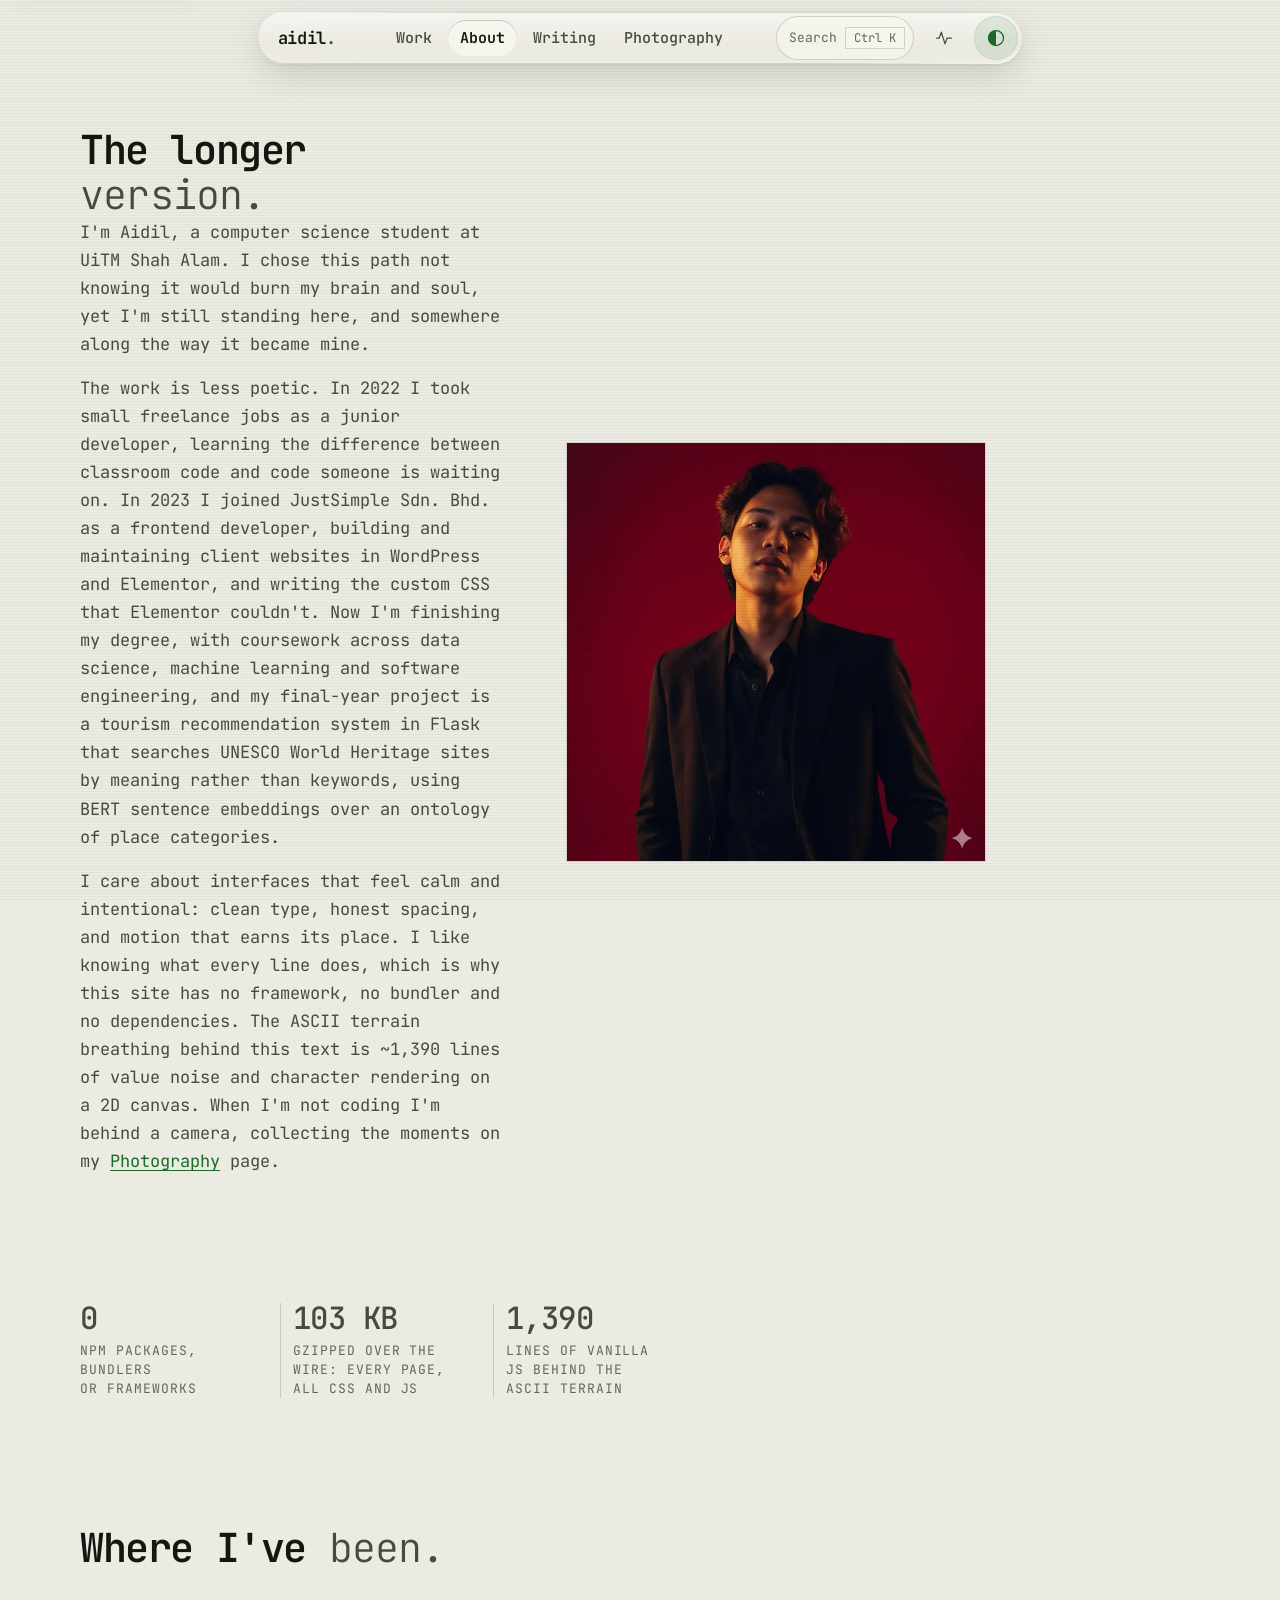
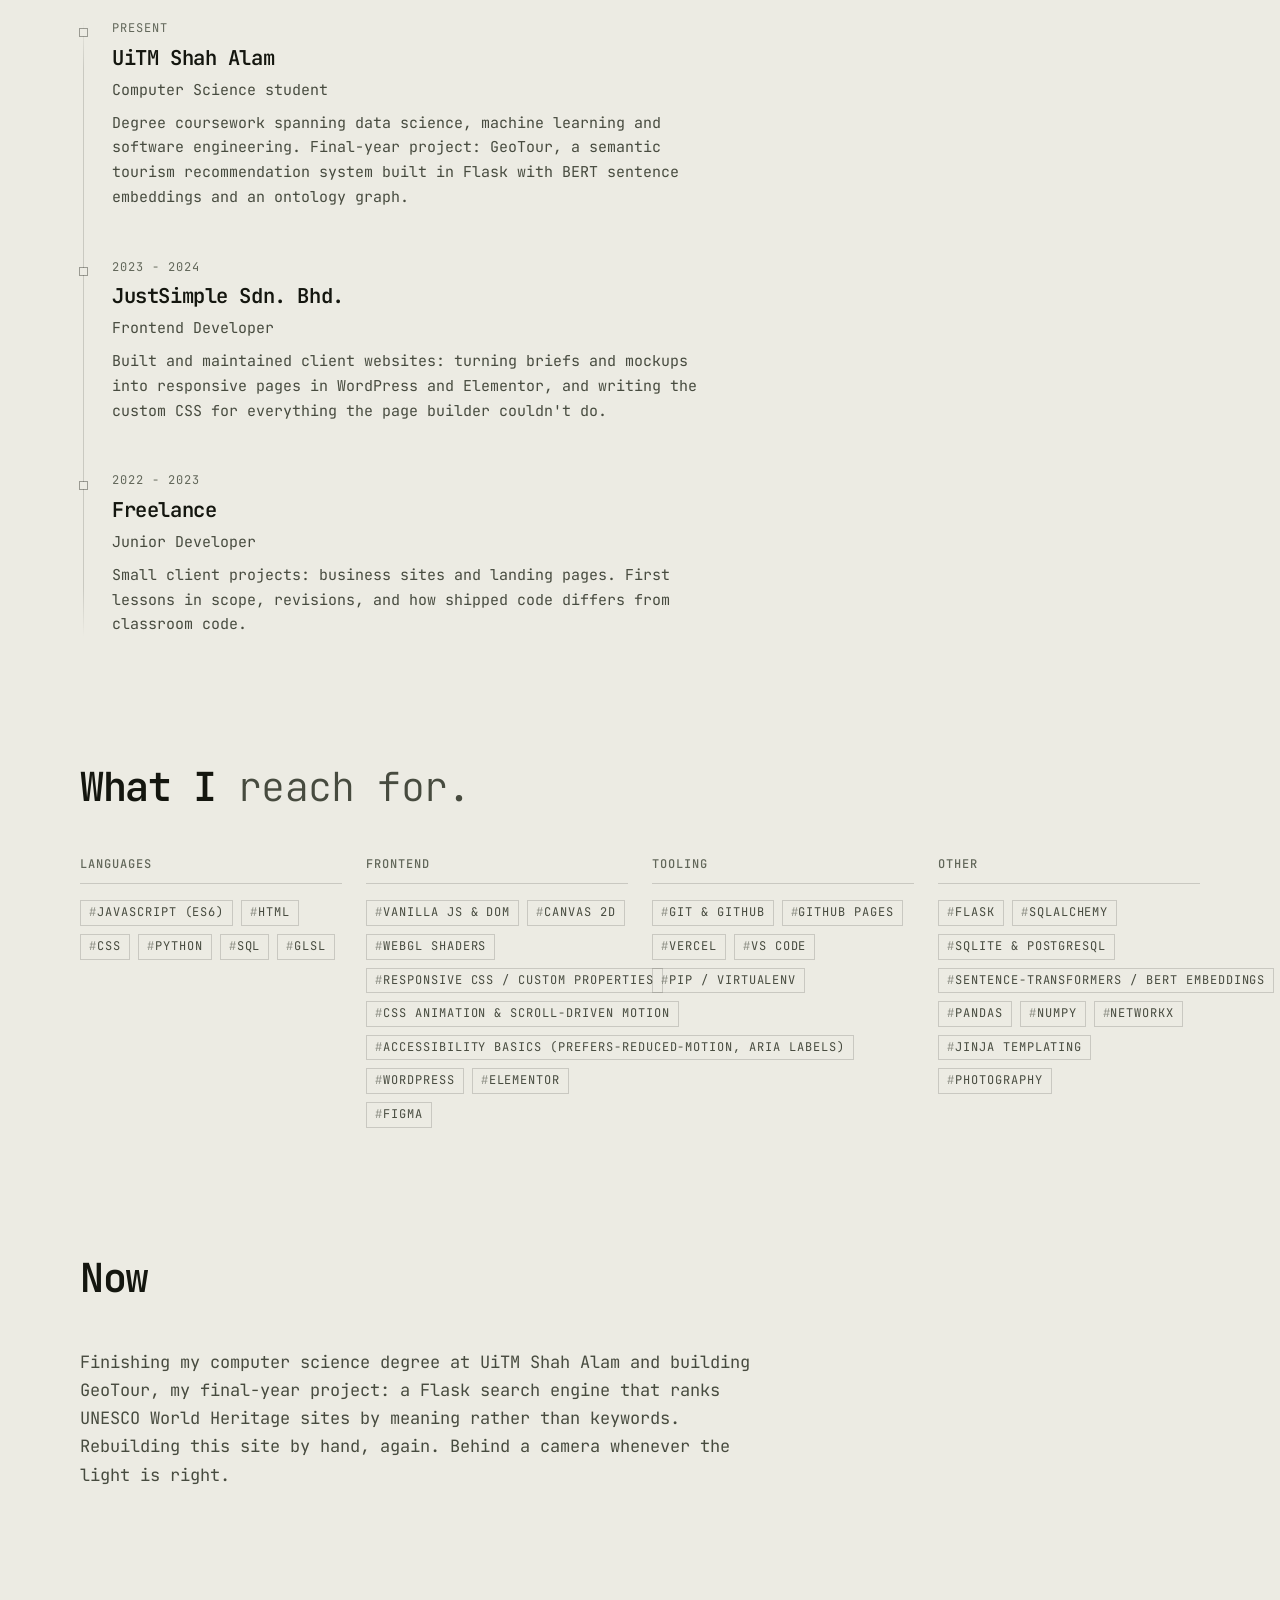
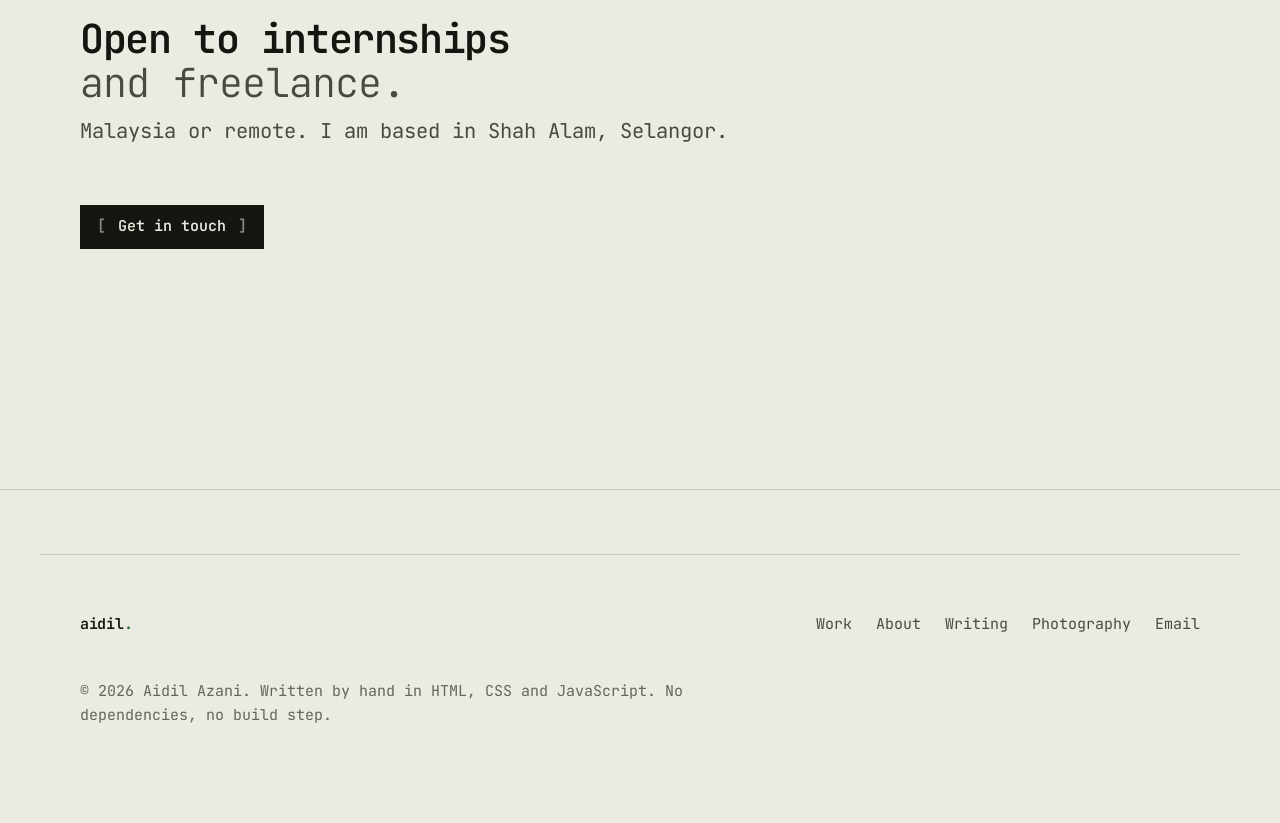
<file: about.html>
<!DOCTYPE html>
<html lang="en" class="no-js" data-theme="dark" data-motion="full">

<head>
    <meta charset="UTF-8">
    <meta name="viewport" content="width=device-width, initial-scale=1.0">

    <title>About - Aidil Azani</title>
    <meta name="description"
        content="Computer science student at UiTM Shah Alam, frontend developer at JustSimple 2023-2024, and the person who wrote every line of this site by hand.">

    <!-- Seed theme + motion before first paint so neither flashes. -->
    <script>
        (function () {
            var t, m; try { t = localStorage.getItem('theme'); m = localStorage.getItem('motion'); } catch (e) { }
            var d = document.documentElement;
            d.className = d.className.replace(/\bno-js\b/, 'js');
            d.setAttribute('data-theme', t === 'light' ? 'light' : 'dark');
            d.setAttribute('data-motion', m === 'reduced' ? 'reduced' : 'full');
        })();
    </script>

    <link rel="icon" href="favicon.svg">
    <link rel="manifest" href="site.webmanifest">
    <meta name="theme-color" content="#0b0c0a" media="(prefers-color-scheme: dark)">
    <meta name="theme-color" content="#ecebe3" media="(prefers-color-scheme: light)">

    <link rel="preconnect" href="https://fonts.googleapis.com">
    <link rel="preconnect" href="https://fonts.gstatic.com" crossorigin>
    <link rel="stylesheet"
        href="https://fonts.googleapis.com/css2?family=JetBrains+Mono:wght@300..800&display=swap">

    <link rel="stylesheet" href="css/tokens.css">
    <link rel="stylesheet" href="css/main.css">
    <link rel="stylesheet" href="css/ascii.css">

    <link rel="canonical" href="https://haidilazani.github.io/Portfolio/about.html">

    <meta property="og:type" content="profile">
    <meta property="og:site_name" content="Aidil Azani">
    <meta property="og:url" content="https://haidilazani.github.io/Portfolio/about.html">
    <meta property="og:title" content="About - Aidil Azani">
    <meta property="og:description"
        content="Computer science student at UiTM Shah Alam and a frontend developer who writes interfaces by hand.">
    <meta property="og:image" content="https://haidilazani.github.io/Portfolio/images/optimized/about-800.jpg">
    <meta property="og:image:width" content="800">
    <meta property="og:image:height" content="800">
    <meta property="og:image:alt" content="Aidil Azani">
    <meta name="twitter:card" content="summary_large_image">
    <meta name="twitter:site" content="@aidilazani">
    <meta name="twitter:creator" content="@aidilazani">
    <meta name="twitter:title" content="About - Aidil Azani">
    <meta name="twitter:description"
        content="Computer science student at UiTM Shah Alam and a frontend developer who writes interfaces by hand.">
    <meta name="twitter:image" content="https://haidilazani.github.io/Portfolio/images/optimized/about-800.jpg">

    <script type="application/ld+json">
    {
      "@context": "https://schema.org",
      "@type": "WebSite",
      "name": "Aidil Azani",
      "url": "https://haidilazani.github.io/Portfolio/",
      "inLanguage": "en",
      "author": { "@type": "Person", "name": "Aidil Azani" }
    }
    </script>
</head>

<body>

    <a class="skip-link" href="#main">Skip to content</a>

    <header class="site-nav" data-nav>
        <nav class="nav-inner" aria-label="Primary">
            <a class="nav-logo" href="index.html">aidil<span>.</span></a>
            <ul class="nav-links">
                <li class="nav-indicator" aria-hidden="true"></li>
                <li><a href="work.html">Work</a></li>
                <li><a href="about.html" aria-current="page">About</a></li>
                <li><a href="blog.html">Writing</a></li>
                <li><a href="photography.html">Photography</a></li>
            </ul>
            <div class="nav-actions">
                <button class="cmdk-trigger" type="button" data-cmdk-open>Search <kbd>&#8984;K</kbd></button>
                <button class="icon-btn" type="button" data-motion-toggle aria-pressed="false"
                    aria-label="Toggle reduced motion">
                    <svg viewBox="0 0 24 24" width="18" height="18" fill="none" stroke="currentColor"
                        stroke-width="1.6" stroke-linecap="round" stroke-linejoin="round" aria-hidden="true"
                        focusable="false">
                        <path d="M3 12h3.2l2.6-7 4.4 14 2.6-7H21" />
                    </svg>
                </button>
                <button class="icon-btn" type="button" data-theme-toggle aria-pressed="false"
                    aria-label="Toggle colour theme">
                    <svg viewBox="0 0 24 24" width="18" height="18" fill="none" stroke="currentColor"
                        stroke-width="1.6" aria-hidden="true" focusable="false">
                        <circle cx="12" cy="12" r="9" />
                        <path d="M12 3a9 9 0 0 0 0 18z" fill="currentColor" stroke="none" />
                    </svg>
                </button>
            </div>
        </nav>
    </header>

    <main id="main">

        <!-- ================================================================
             Bio
             ================================================================ -->
        <section class="section">
            <div class="container about-grid">

                <figure class="about-figure" data-reveal style="--reveal-i: 1">
                    <img src="images/optimized/about-800.webp"
                        alt="Aidil Azani, photographed close up against a plain background" width="800"
                        height="800" fetchpriority="high" decoding="async">
                </figure>

                <div class="about-copy" data-reveal style="--reveal-i: 0">
                    <h1 class="section-title">The longer <em class="accent-word">version.</em></h1>
                    <div class="prose">
                        <p>I'm Aidil, a computer science student at UiTM Shah Alam. I chose this path not knowing it
                            would burn my brain and soul, yet I'm still standing here, and somewhere along the way
                            it became mine.</p>
                        <p>The work is less poetic. In 2022 I took small freelance jobs as a junior developer,
                            learning the difference between classroom code and code someone is waiting on. In 2023 I
                            joined JustSimple Sdn. Bhd. as a frontend developer, building and maintaining client
                            websites in WordPress and Elementor, and writing the custom CSS that Elementor couldn't.
                            Now I'm finishing my degree, with coursework across data science, machine learning and
                            software engineering, and my final-year project is a tourism recommendation system in
                            Flask that searches UNESCO World Heritage sites by meaning rather than keywords, using
                            BERT sentence embeddings over an ontology of place categories.</p>
                        <p>I care about interfaces that feel calm and intentional: clean type, honest spacing, and
                            motion that earns its place. I like knowing what every line does, which is why this site
                            has no framework, no bundler and no dependencies. The ASCII terrain breathing behind this text is ~1,390 lines of value noise and character rendering on a 2D canvas. When I'm not
                            coding I'm behind a camera, collecting the moments on my
                            <a href="photography.html">Photography</a> page.</p>
                    </div>
                </div>

            </div>
        </section>

        <!-- ================================================================
             Verified facts.
             This replaces the old "3+ years / 10+ projects" strip: those two
             numbers could not be backed by anything public. These three can.
             ================================================================ -->
        <section class="section" id="facts">
            <div class="container">
                <ul class="proof-bar" data-reveal style="--reveal-i: 0">
                    <li>
                        <strong class="proof-value">0</strong>
                        <span class="proof-label">npm packages, bundlers or frameworks</span>
                    </li>
                    <li>
                        <strong class="proof-value">103 KB</strong>
                        <span class="proof-label">gzipped over the wire: every page, all CSS and JS</span>
                    </li>
                    <li>
                        <strong class="proof-value">1,390</strong>
                        <span class="proof-label">lines of vanilla JS behind the ASCII terrain</span>
                    </li>
                </ul>
            </div>
        </section>

        <!-- ================================================================
             Experience
             ================================================================ -->
        <section class="section" id="experience">
            <div class="container">

                <div class="section-head" data-reveal style="--reveal-i: 0">
                    <h2 class="section-title">Where I've <em class="accent-word">been.</em></h2>
                </div>

                <ol class="timeline">
                    <li class="timeline-item" data-reveal style="--reveal-i: 1">
                        <p class="timeline-when">Present</p>
                        <h3 class="timeline-org">UiTM Shah Alam</h3>
                        <p class="timeline-role">Computer Science student</p>
                        <p class="timeline-detail">Degree coursework spanning data science, machine learning and
                            software engineering. Final-year project: GeoTour, a semantic tourism recommendation
                            system built in Flask with BERT sentence embeddings and an ontology graph.</p>
                    </li>
                    <li class="timeline-item" data-reveal style="--reveal-i: 2">
                        <p class="timeline-when">2023 - 2024</p>
                        <h3 class="timeline-org">JustSimple Sdn. Bhd.</h3>
                        <p class="timeline-role">Frontend Developer</p>
                        <p class="timeline-detail">Built and maintained client websites: turning briefs and mockups
                            into responsive pages in WordPress and Elementor, and writing the custom CSS for
                            everything the page builder couldn't do.</p>
                    </li>
                    <li class="timeline-item" data-reveal style="--reveal-i: 3">
                        <p class="timeline-when">2022 - 2023</p>
                        <h3 class="timeline-org">Freelance</h3>
                        <p class="timeline-role">Junior Developer</p>
                        <p class="timeline-detail">Small client projects: business sites and landing pages. First
                            lessons in scope, revisions, and how shipped code differs from classroom code.</p>
                    </li>
                </ol>

            </div>
        </section>

        <!-- ================================================================
             Toolbox
             ================================================================ -->
        <section class="section" id="toolbox">
            <div class="container">

                <div class="section-head" data-reveal style="--reveal-i: 0">
                    <h2 class="section-title">What I <em class="accent-word">reach for.</em></h2>
                </div>

                <div class="toolbox">
                    <div class="toolbox-group" data-reveal style="--reveal-i: 1">
                        <h3 class="toolbox-title">Languages</h3>
                        <ul class="project-stack">
                            <li class="tag">JavaScript (ES6)</li>
                            <li class="tag">HTML</li>
                            <li class="tag">CSS</li>
                            <li class="tag">Python</li>
                            <li class="tag">SQL</li>
                            <li class="tag">GLSL</li>
                        </ul>
                    </div>

                    <div class="toolbox-group" data-reveal style="--reveal-i: 1">
                        <h3 class="toolbox-title">Frontend</h3>
                        <ul class="project-stack">
                            <li class="tag">Vanilla JS &amp; DOM</li>
                            <li class="tag">Canvas 2D</li>
                            <li class="tag">WebGL shaders</li>
                            <li class="tag">Responsive CSS / custom properties</li>
                            <li class="tag">CSS animation &amp; scroll-driven motion</li>
                            <li class="tag">Accessibility basics (prefers-reduced-motion, ARIA labels)</li>
                            <li class="tag">WordPress</li>
                            <li class="tag">Elementor</li>
                            <li class="tag">Figma</li>
                        </ul>
                    </div>

                    <div class="toolbox-group" data-reveal style="--reveal-i: 2">
                        <h3 class="toolbox-title">Tooling</h3>
                        <ul class="project-stack">
                            <li class="tag">Git &amp; GitHub</li>
                            <li class="tag">GitHub Pages</li>
                            <li class="tag">Vercel</li>
                            <li class="tag">VS Code</li>
                            <li class="tag">pip / virtualenv</li>
                        </ul>
                    </div>

                    <div class="toolbox-group" data-reveal style="--reveal-i: 2">
                        <h3 class="toolbox-title">Other</h3>
                        <ul class="project-stack">
                            <li class="tag">Flask</li>
                            <li class="tag">SQLAlchemy</li>
                            <li class="tag">SQLite &amp; PostgreSQL</li>
                            <li class="tag">sentence-transformers / BERT embeddings</li>
                            <li class="tag">pandas</li>
                            <li class="tag">NumPy</li>
                            <li class="tag">NetworkX</li>
                            <li class="tag">Jinja templating</li>
                            <li class="tag">Photography</li>
                        </ul>
                    </div>
                </div>

            </div>
        </section>

        <!-- ================================================================
             Now
             ================================================================ -->
        <section class="section" id="now">
            <div class="container">
                <div class="section-head" data-reveal style="--reveal-i: 0">
                    <h2 class="section-title">Now</h2>
                </div>
                <div class="prose" data-reveal style="--reveal-i: 1">
                    <p>Finishing my computer science degree at UiTM Shah Alam and building GeoTour, my final-year
                        project: a Flask search engine that ranks UNESCO World Heritage sites by meaning rather than
                        keywords. Rebuilding this site by hand, again. Behind a camera whenever the light is right.
                    </p>
                </div>
            </div>
        </section>

        <!-- ================================================================
             CTA
             ================================================================ -->
        <section class="section">
            <div class="container">
                <div class="section-head" data-reveal style="--reveal-i: 0">
                    <h2 class="section-title">Open to internships <em class="accent-word">and freelance.</em></h2>
                    <p class="section-sub">Malaysia or remote. I am based in Shah Alam, Selangor.</p>
                    <p class="section-foot"><a class="btn btn-primary" href="index.html#contact" data-magnetic>Get in
                            touch</a></p>
                </div>
            </div>
        </section>

    </main>

    <footer class="site-footer">
        <div class="container footer-inner">
            <p class="footer-brand"><a href="index.html">aidil<span>.</span></a></p>
            <nav class="footer-links" aria-label="Footer">
                <a href="work.html">Work</a>
                <a href="about.html">About</a>
                <a href="blog.html">Writing</a>
                <a href="photography.html">Photography</a>
                <a href="mailto:haidilazani@gmail.com">Email</a>
            </nav>
            <p class="footer-meta">&copy; 2026 Aidil Azani. Written by hand in HTML, CSS and JavaScript. No
                dependencies, no build step.</p>
        </div>
    </footer>

    <!-- Command palette -->
    <div class="cmdk" data-cmdk hidden>
        <div class="cmdk-panel" aria-label="Search this site">
            <input class="cmdk-input" type="search" autocomplete="off" spellcheck="false"
                placeholder="Search pages, projects and writing" aria-label="Search pages, projects and writing">
            <ul class="cmdk-list">
                <li><a class="cmdk-item" href="work.html">Work</a></li>
                <li><a class="cmdk-item" href="about.html">About</a></li>
                <li><a class="cmdk-item" href="blog.html">Writing</a></li>
                <li><a class="cmdk-item" href="photography.html">Photography</a></li>
                <li><a class="cmdk-item" href="index.html#contact">Contact</a></li>
                <li><a class="cmdk-item" href="https://github.com/haidilazani/FYP-1" target="_blank"
                        rel="noopener">GeoTour source</a></li>
                <li><a class="cmdk-item" href="https://haidilazani.github.io/Assignment/" target="_blank"
                        rel="noopener">Buttermax study</a></li>
                <li><a class="cmdk-item" href="https://github.com/haidilazani" target="_blank"
                        rel="noopener">GitHub</a></li>
                <li><a class="cmdk-item" href="mailto:haidilazani@gmail.com">Email Aidil</a></li>
            </ul>
            <p class="cmdk-empty" hidden>Nothing matches that.</p>
        </div>
    </div>

    <script src="js/app.js" defer></script>
</body>

</html>
</file>
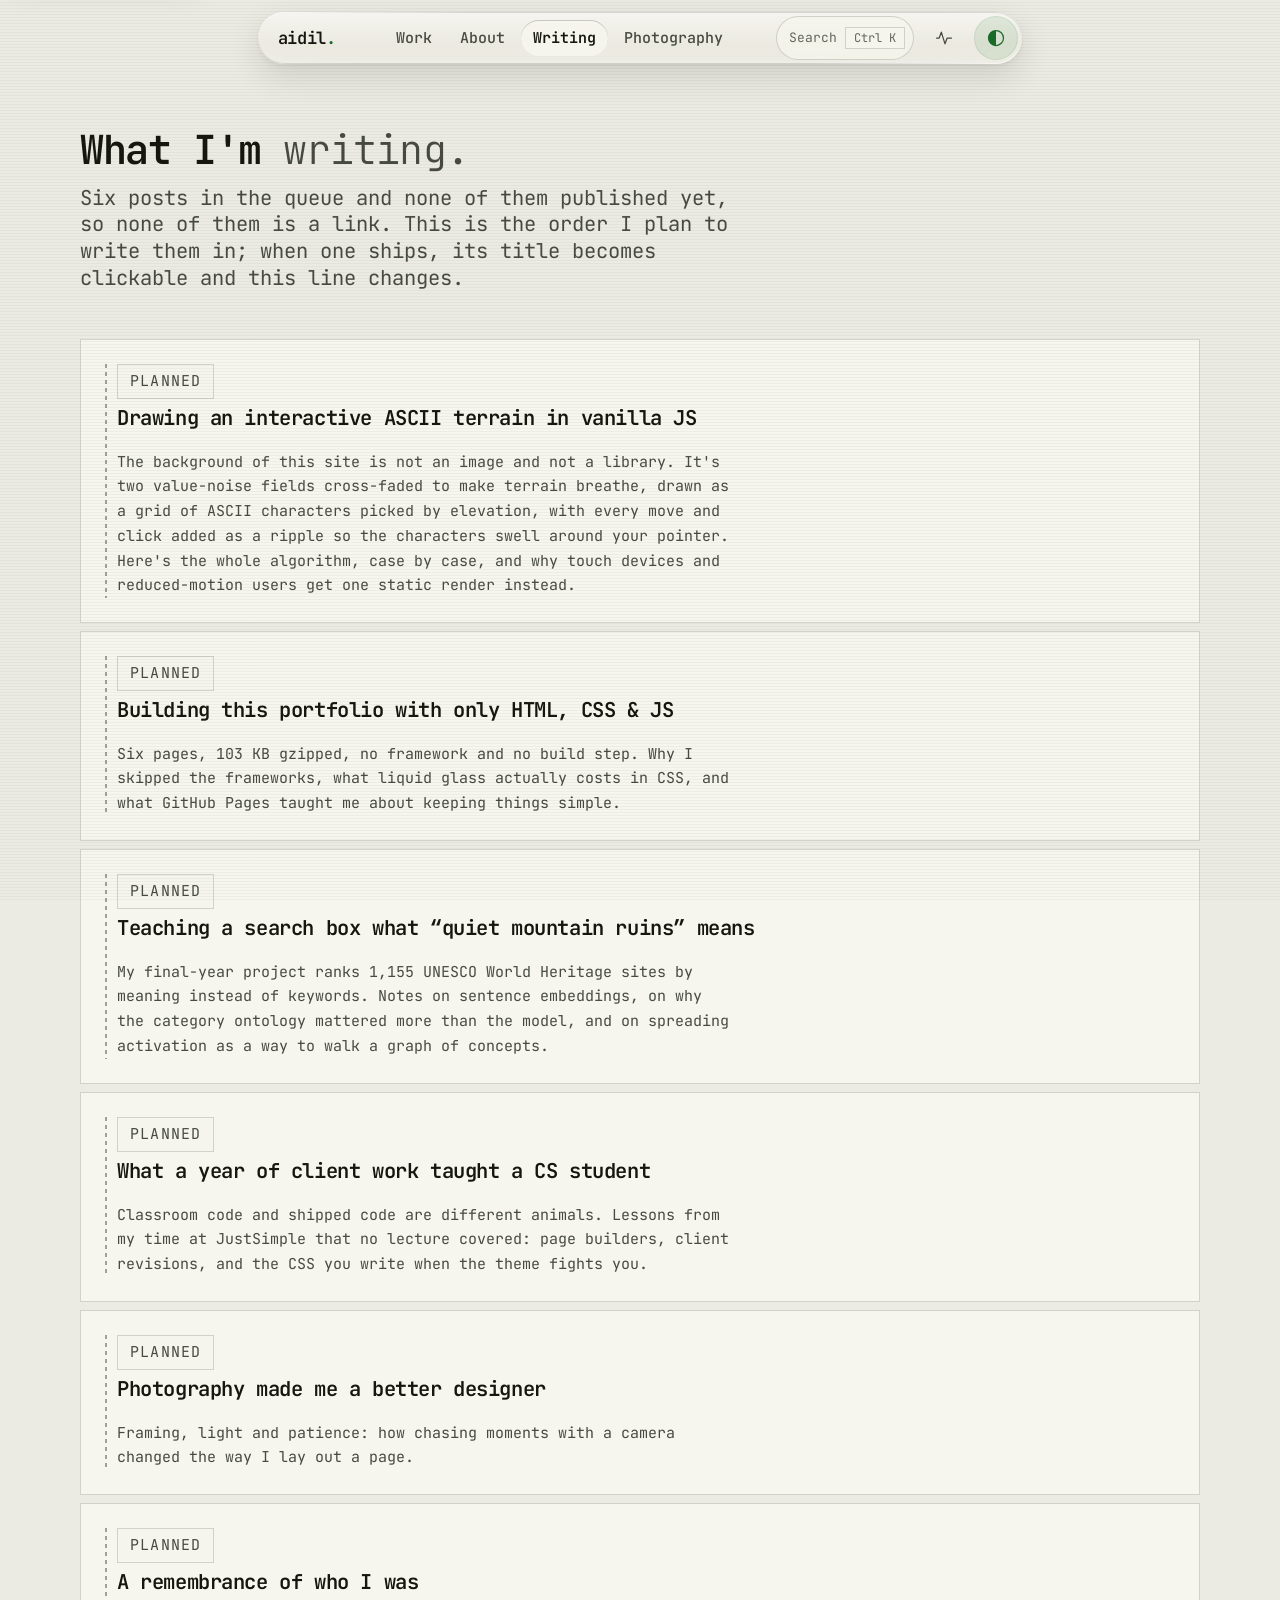
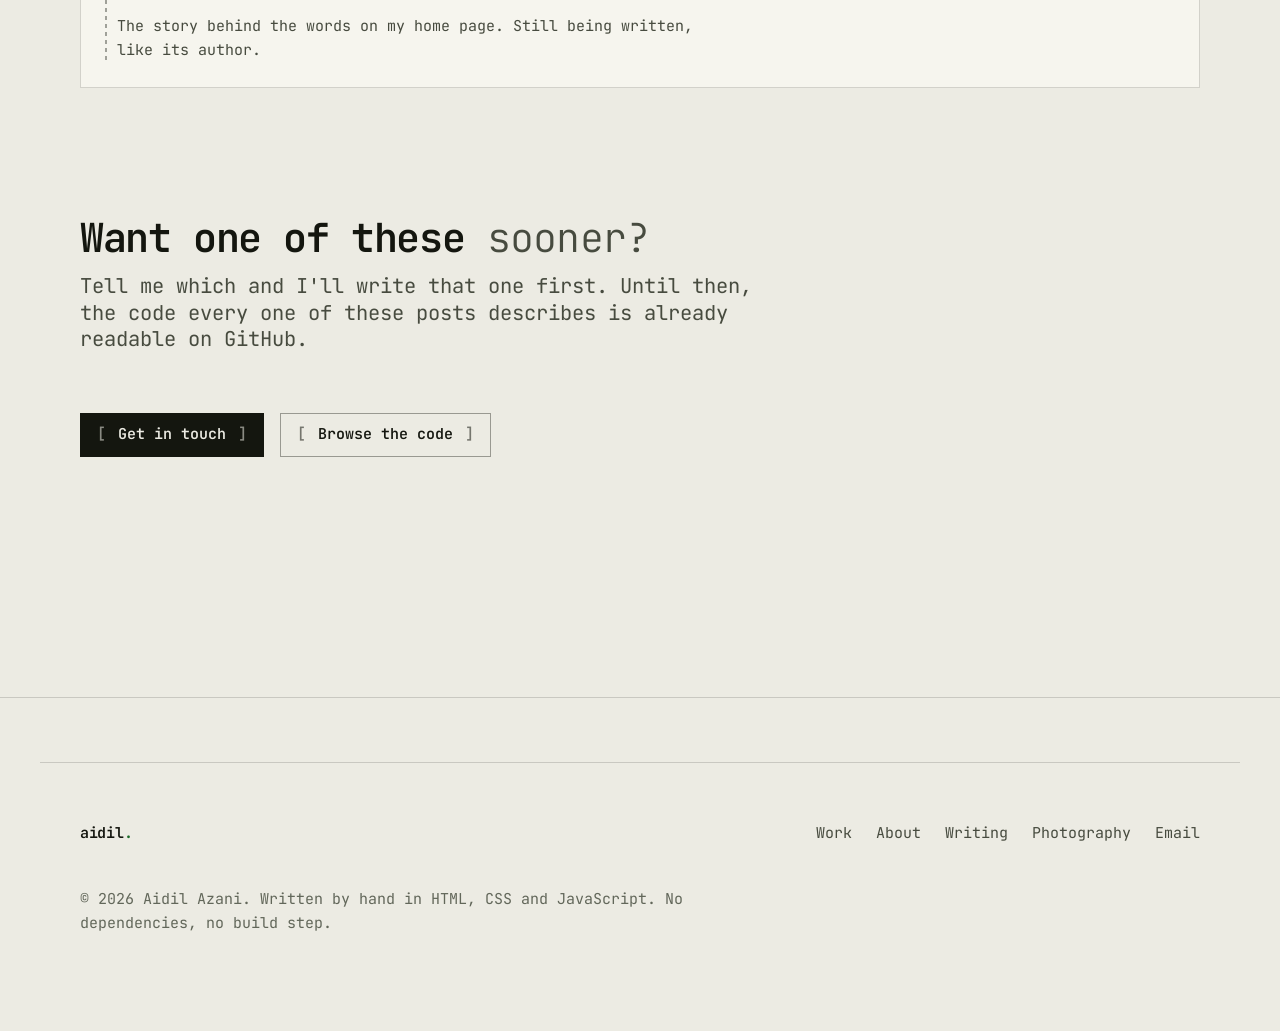
<file: blog.html>
<!DOCTYPE html>
<html lang="en" class="no-js" data-theme="dark" data-motion="full">

<head>
    <meta charset="UTF-8">
    <meta name="viewport" content="width=device-width, initial-scale=1.0">

    <title>Writing - Aidil Azani</title>
    <meta name="description"
        content="Six posts I am writing: an ASCII terrain on a 2D canvas, building a portfolio with no framework, sentence embeddings for travel search, and what client work teaches a CS student.">

    <!-- Seed theme + motion before first paint so neither flashes. -->
    <script>
        (function () {
            var t, m; try { t = localStorage.getItem('theme'); m = localStorage.getItem('motion'); } catch (e) { }
            var d = document.documentElement;
            d.className = d.className.replace(/\bno-js\b/, 'js');
            d.setAttribute('data-theme', t === 'light' ? 'light' : 'dark');
            d.setAttribute('data-motion', m === 'reduced' ? 'reduced' : 'full');
        })();
    </script>

    <link rel="icon" href="favicon.svg">
    <link rel="manifest" href="site.webmanifest">
    <meta name="theme-color" content="#0b0c0a" media="(prefers-color-scheme: dark)">
    <meta name="theme-color" content="#ecebe3" media="(prefers-color-scheme: light)">

    <link rel="preconnect" href="https://fonts.googleapis.com">
    <link rel="preconnect" href="https://fonts.gstatic.com" crossorigin>
    <link rel="stylesheet"
        href="https://fonts.googleapis.com/css2?family=JetBrains+Mono:wght@300..800&display=swap">

    <link rel="stylesheet" href="css/tokens.css">
    <link rel="stylesheet" href="css/main.css">
    <link rel="stylesheet" href="css/stack.css">
    <link rel="stylesheet" href="css/tilt.css">
    <link rel="stylesheet" href="css/ascii.css">

    <link rel="canonical" href="https://haidilazani.github.io/Portfolio/blog.html">

    <meta property="og:type" content="website">
    <meta property="og:site_name" content="Aidil Azani">
    <meta property="og:url" content="https://haidilazani.github.io/Portfolio/blog.html">
    <meta property="og:title" content="Writing - Aidil Azani">
    <meta property="og:description"
        content="The six posts I am writing, and why. Nothing is published yet, so nothing here is a link.">
    <meta property="og:image" content="https://haidilazani.github.io/Portfolio/images/optimized/about-800.jpg">
    <meta property="og:image:width" content="800">
    <meta property="og:image:height" content="800">
    <meta property="og:image:alt" content="Aidil Azani">
    <meta name="twitter:card" content="summary_large_image">
    <meta name="twitter:site" content="@aidilazani">
    <meta name="twitter:creator" content="@aidilazani">
    <meta name="twitter:title" content="Writing - Aidil Azani">
    <meta name="twitter:description"
        content="The six posts I am writing, and why. Nothing is published yet, so nothing here is a link.">
    <meta name="twitter:image" content="https://haidilazani.github.io/Portfolio/images/optimized/about-800.jpg">

    <script type="application/ld+json">
    {
      "@context": "https://schema.org",
      "@type": "WebSite",
      "name": "Aidil Azani",
      "url": "https://haidilazani.github.io/Portfolio/",
      "inLanguage": "en",
      "author": { "@type": "Person", "name": "Aidil Azani" }
    }
    </script>
</head>

<body>

    <a class="skip-link" href="#main">Skip to content</a>

    <header class="site-nav" data-nav>
        <nav class="nav-inner" aria-label="Primary">
            <a class="nav-logo" href="index.html">aidil<span>.</span></a>
            <ul class="nav-links">
                <li class="nav-indicator" aria-hidden="true"></li>
                <li><a href="work.html">Work</a></li>
                <li><a href="about.html">About</a></li>
                <li><a href="blog.html" aria-current="page">Writing</a></li>
                <li><a href="photography.html">Photography</a></li>
            </ul>
            <div class="nav-actions">
                <button class="cmdk-trigger" type="button" data-cmdk-open>Search <kbd>&#8984;K</kbd></button>
                <button class="icon-btn" type="button" data-motion-toggle aria-pressed="false"
                    aria-label="Toggle reduced motion">
                    <svg viewBox="0 0 24 24" width="18" height="18" fill="none" stroke="currentColor"
                        stroke-width="1.6" stroke-linecap="round" stroke-linejoin="round" aria-hidden="true"
                        focusable="false">
                        <path d="M3 12h3.2l2.6-7 4.4 14 2.6-7H21" />
                    </svg>
                </button>
                <button class="icon-btn" type="button" data-theme-toggle aria-pressed="false"
                    aria-label="Toggle colour theme">
                    <svg viewBox="0 0 24 24" width="18" height="18" fill="none" stroke="currentColor"
                        stroke-width="1.6" aria-hidden="true" focusable="false">
                        <circle cx="12" cy="12" r="9" />
                        <path d="M12 3a9 9 0 0 0 0 18z" fill="currentColor" stroke="none" />
                    </svg>
                </button>
            </div>
        </nav>
    </header>

    <main id="main">

        <!-- ================================================================
             Writing.
             Every entry here is still unwritten, so
             every entry renders as an <article>, never an <a>. No dead links.
             ================================================================ -->
        <section class="section">
            <div class="container">

                <div class="section-head" data-reveal style="--reveal-i: 0">
                    <h1 class="section-title">What I'm <em class="accent-word">writing.</em></h1>
                    <p class="section-sub">Six posts in the queue and none of them published yet, so none of them is
                        a link. This is the order I plan to write them in; when one ships, its title becomes
                        clickable and this line changes.</p>
                </div>

                <div class="post-list">

                    <article class="post post--planned" data-stack-item data-tilt data-reveal style="--reveal-i: 1">
                        <p class="post-status">Planned</p>
                        <h2 class="post-title">Drawing an interactive ASCII terrain in vanilla JS</h2>
                        <p class="post-blurb">The background of this site is not an image and not a library. It's
                            two value-noise fields cross-faded to make terrain breathe, drawn as a grid of ASCII characters picked by elevation, with every move and click added as a ripple so the characters swell around your pointer. Here's the whole algorithm, case by case, and why touch
                            devices and reduced-motion users get one static render instead.</p>
                    </article>

                    <article class="post post--planned" data-stack-item data-tilt data-reveal style="--reveal-i: 2">
                        <p class="post-status">Planned</p>
                        <h2 class="post-title">Building this portfolio with only HTML, CSS &amp; JS</h2>
                        <p class="post-blurb">Six pages, 103 KB gzipped, no framework and no build step. Why I skipped
                            the frameworks, what liquid glass actually costs in CSS, and what GitHub Pages taught me
                            about keeping things simple.</p>
                    </article>

                    <article class="post post--planned" data-stack-item data-tilt data-reveal style="--reveal-i: 1">
                        <p class="post-status">Planned</p>
                        <h2 class="post-title">Teaching a search box what &#8220;quiet mountain ruins&#8221; means
                        </h2>
                        <p class="post-blurb">My final-year project ranks 1,155 UNESCO World Heritage sites by
                            meaning instead of keywords. Notes on sentence embeddings, on why the category ontology
                            mattered more than the model, and on spreading activation as a way to walk a graph of
                            concepts.</p>
                    </article>

                    <article class="post post--planned" data-stack-item data-tilt data-reveal style="--reveal-i: 2">
                        <p class="post-status">Planned</p>
                        <h2 class="post-title">What a year of client work taught a CS student</h2>
                        <p class="post-blurb">Classroom code and shipped code are different animals. Lessons from my
                            time at JustSimple that no lecture covered: page builders, client revisions, and the CSS
                            you write when the theme fights you.</p>
                    </article>

                    <article class="post post--planned" data-stack-item data-tilt data-reveal style="--reveal-i: 3">
                        <p class="post-status">Planned</p>
                        <h2 class="post-title">Photography made me a better designer</h2>
                        <p class="post-blurb">Framing, light and patience: how chasing moments with a camera changed
                            the way I lay out a page.</p>
                    </article>

                    <article class="post post--planned" data-stack-item data-tilt data-reveal style="--reveal-i: 3">
                        <p class="post-status">Planned</p>
                        <h2 class="post-title">A remembrance of who I was</h2>
                        <p class="post-blurb">The story behind the words on my home page. Still being written, like
                            its author.</p>
                    </article>

                </div>

            </div>
        </section>

        <!-- ================================================================
             CTA
             ================================================================ -->
        <section class="section">
            <div class="container">
                <div class="section-head" data-reveal style="--reveal-i: 0">
                    <h2 class="section-title">Want one of these <em class="accent-word">sooner?</em></h2>
                    <p class="section-sub">Tell me which and I'll write that one first. Until then, the code every
                        one of these posts describes is already readable on GitHub.</p>
                    <p class="section-foot">
                        <a class="btn btn-primary" href="index.html#contact" data-magnetic>Get in touch</a>
                        <a class="btn btn-outline" href="https://github.com/haidilazani" target="_blank"
                            rel="noopener">Browse the code</a>
                    </p>
                </div>
            </div>
        </section>

    </main>

    <footer class="site-footer">
        <div class="container footer-inner">
            <p class="footer-brand"><a href="index.html">aidil<span>.</span></a></p>
            <nav class="footer-links" aria-label="Footer">
                <a href="work.html">Work</a>
                <a href="about.html">About</a>
                <a href="blog.html">Writing</a>
                <a href="photography.html">Photography</a>
                <a href="mailto:haidilazani@gmail.com">Email</a>
            </nav>
            <p class="footer-meta">&copy; 2026 Aidil Azani. Written by hand in HTML, CSS and JavaScript. No
                dependencies, no build step.</p>
        </div>
    </footer>

    <!-- Command palette -->
    <div class="cmdk" data-cmdk hidden>
        <div class="cmdk-panel" aria-label="Search this site">
            <input class="cmdk-input" type="search" autocomplete="off" spellcheck="false"
                placeholder="Search pages, projects and writing" aria-label="Search pages, projects and writing">
            <ul class="cmdk-list">
                <li><a class="cmdk-item" href="work.html">Work</a></li>
                <li><a class="cmdk-item" href="about.html">About</a></li>
                <li><a class="cmdk-item" href="blog.html">Writing</a></li>
                <li><a class="cmdk-item" href="photography.html">Photography</a></li>
                <li><a class="cmdk-item" href="index.html#contact">Contact</a></li>
                <li><a class="cmdk-item" href="https://github.com/haidilazani/FYP-1" target="_blank"
                        rel="noopener">GeoTour source</a></li>
                <li><a class="cmdk-item" href="https://haidilazani.github.io/Assignment/" target="_blank"
                        rel="noopener">Buttermax study</a></li>
                <li><a class="cmdk-item" href="https://github.com/haidilazani" target="_blank"
                        rel="noopener">GitHub</a></li>
                <li><a class="cmdk-item" href="mailto:haidilazani@gmail.com">Email Aidil</a></li>
            </ul>
            <p class="cmdk-empty" hidden>Nothing matches that.</p>
        </div>
    </div>

    <script src="js/app.js" defer></script>
    <script src="js/stack.js" defer></script>
    <script src="js/tilt.js" defer></script>
</body>

</html>
</file>
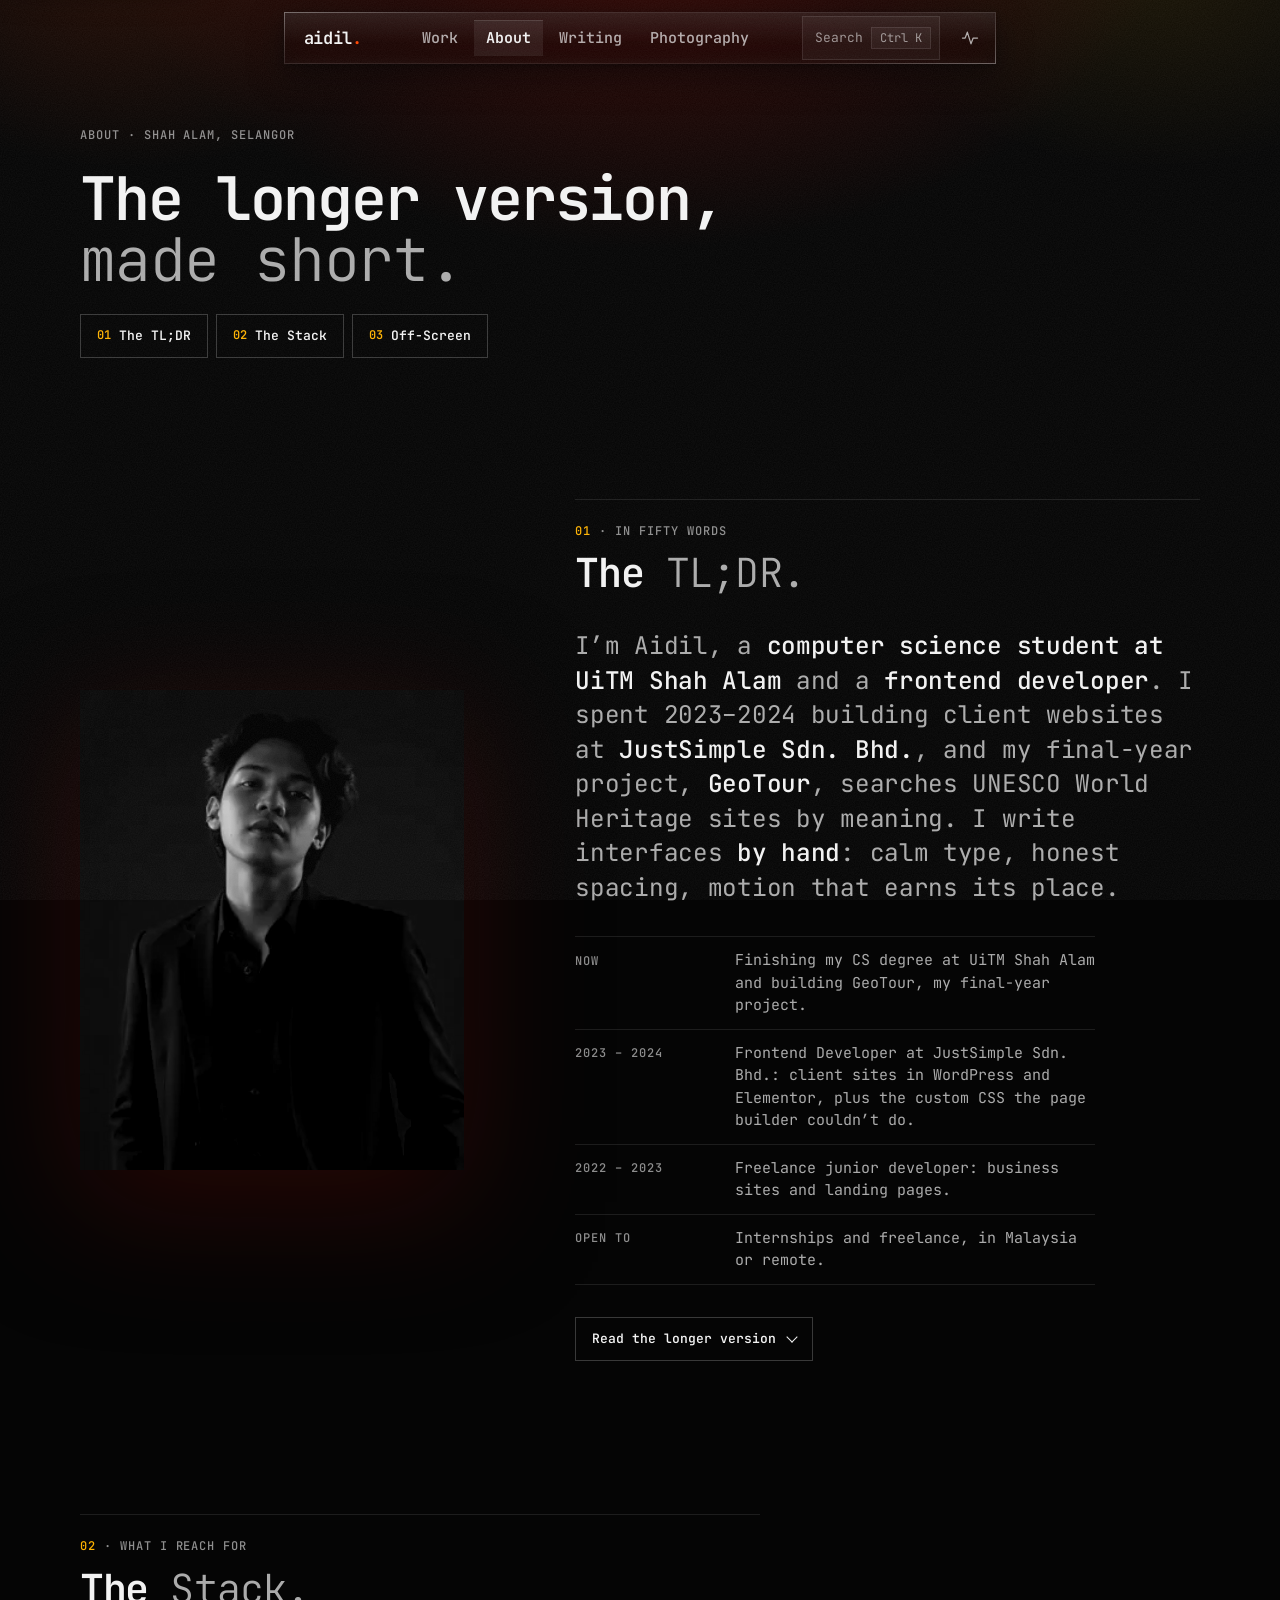
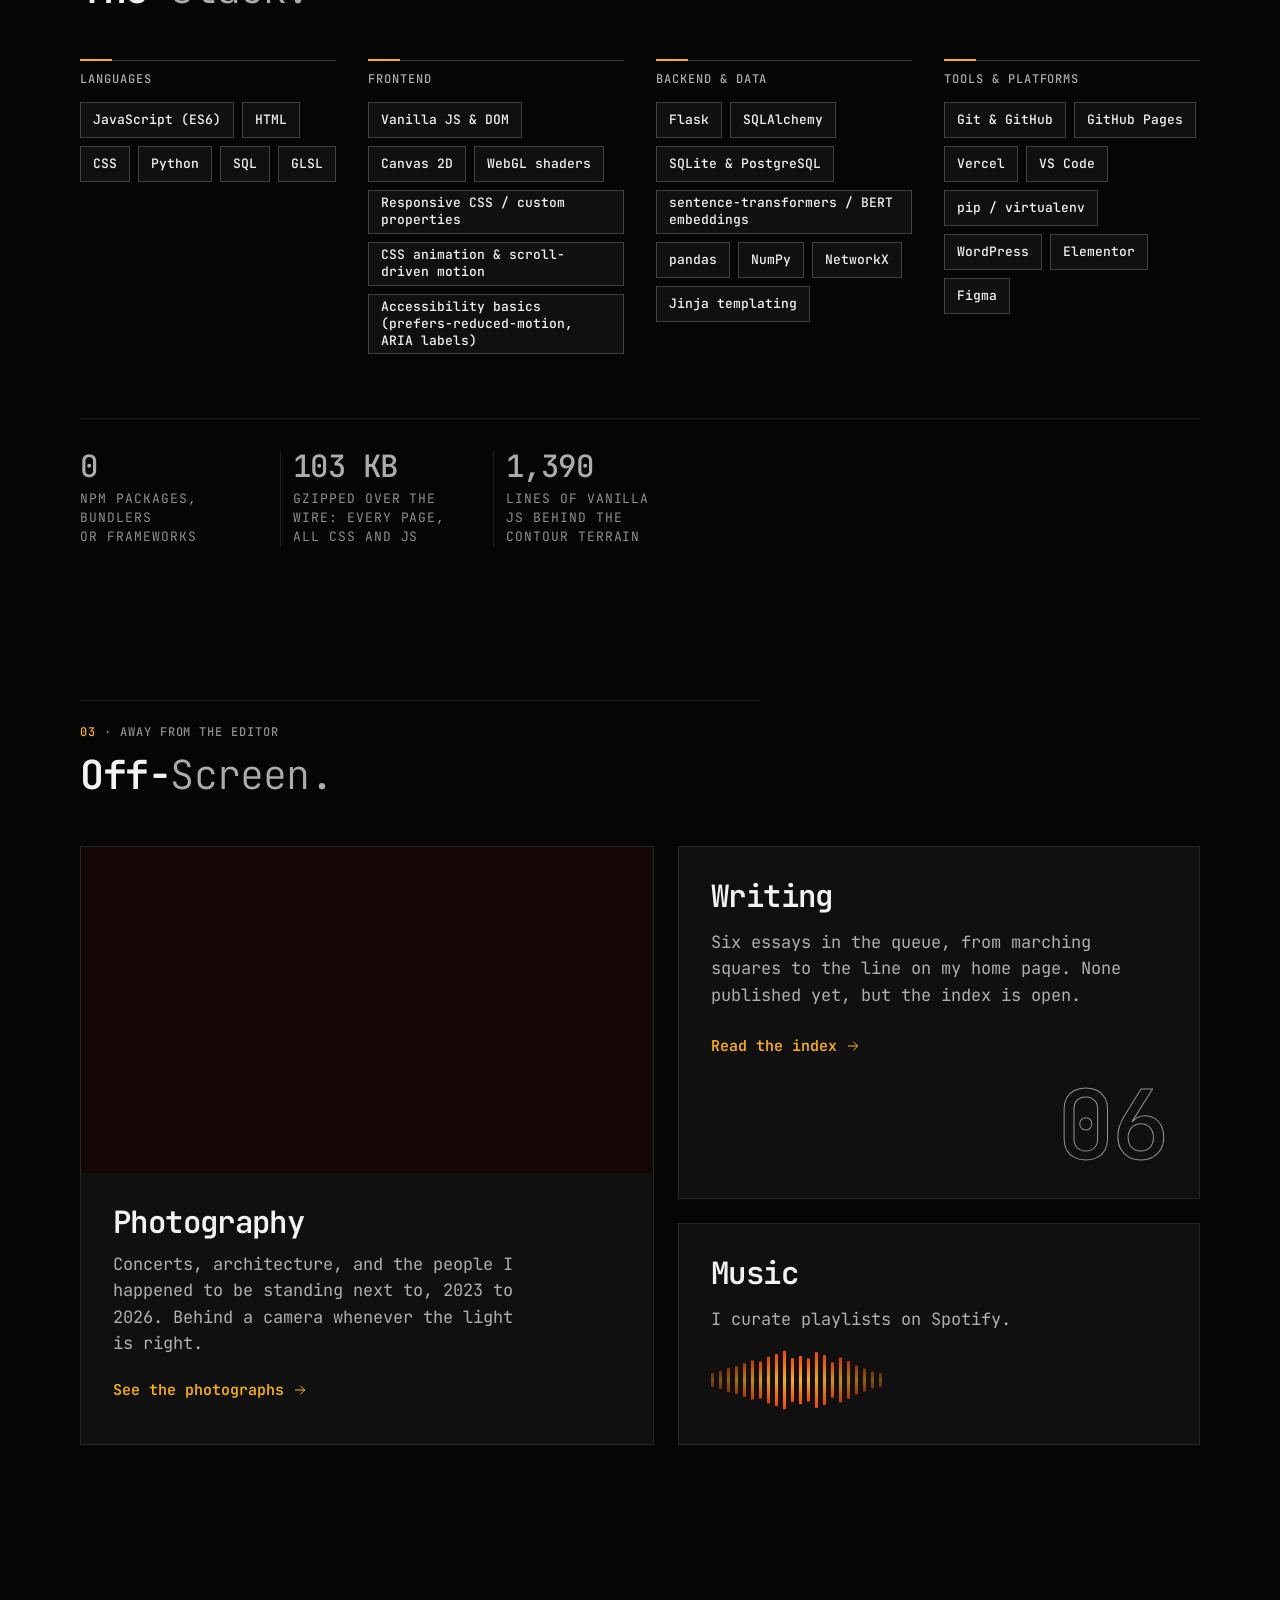
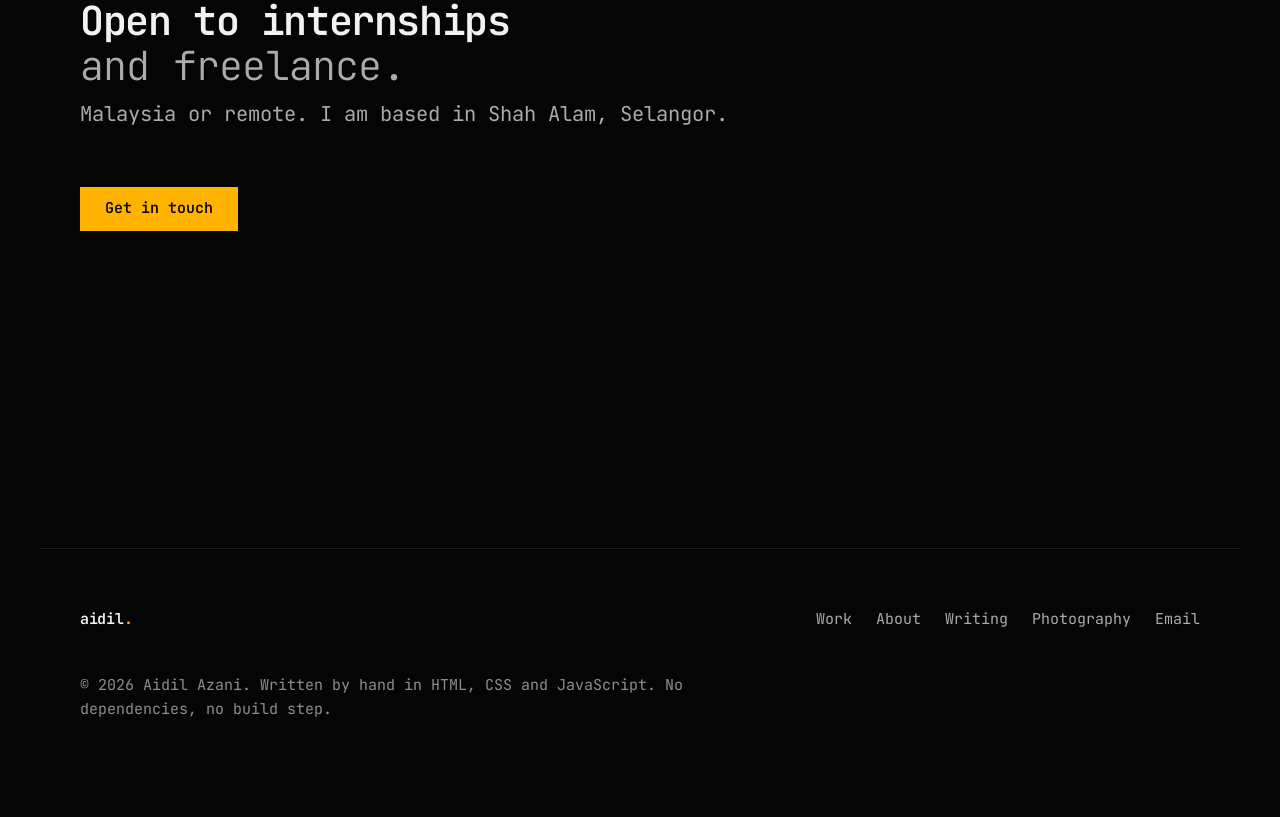
<file: draft-about.html>
<!DOCTYPE html>
<html lang="en" class="no-js" data-theme="dark" data-motion="full">

<head>
    <meta charset="UTF-8">
    <meta name="viewport" content="width=device-width, initial-scale=1.0">

    <title>About - Aidil Azani</title>
    <meta name="description"
        content="Computer science student at UiTM Shah Alam, frontend developer at JustSimple 2023-2024, and the person who wrote every line of this site by hand.">

    <!-- Seed theme + motion before first paint so neither flashes. -->
    <script>
        (function () {
            var t, m; try { t = localStorage.getItem('theme'); m = localStorage.getItem('motion'); } catch (e) { }
            var d = document.documentElement;
            d.className = d.className.replace(/\bno-js\b/, 'js');
            d.setAttribute('data-theme', t === 'light' ? 'light' : 'dark');
            d.setAttribute('data-motion', m === 'reduced' ? 'reduced' : 'full');
        })();
    </script>

    <link rel="icon" href="favicon.svg">
    <link rel="manifest" href="site.webmanifest">
    <!-- app.js rewrites the FIRST theme-color meta whenever the theme changes. On the drafts
         that first one is a decoy that never matches (media="not all"), so the real value
         below always wins and the browser chrome stays pitch black in both themes. -->
    <meta name="theme-color" content="#050505" media="not all">
    <meta name="theme-color" content="#050505">
    <meta name="color-scheme" content="dark">
    <!-- Draft page: not for search engines (GitHub Pages deploys every file in the repo). -->
    <meta name="robots" content="noindex">

    <link rel="preconnect" href="https://fonts.googleapis.com">
    <link rel="preconnect" href="https://fonts.gstatic.com" crossorigin>
    <link rel="stylesheet"
        href="https://fonts.googleapis.com/css2?family=Inter:opsz,wght@14..32,100..900&family=JetBrains+Mono:wght@400;500&family=Jost:wght@400..700&family=Space+Grotesk:wght@300..700&display=swap">

    <link rel="stylesheet" href="css/tokens.css">
    <link rel="stylesheet" href="css/main.css">
    <link rel="stylesheet" href="css/draft-theme.css">

    <link rel="canonical" href="https://haidilazani.github.io/Portfolio/about.html">

    <meta property="og:type" content="profile">
    <meta property="og:site_name" content="Aidil Azani">
    <meta property="og:url" content="https://haidilazani.github.io/Portfolio/about.html">
    <meta property="og:title" content="About - Aidil Azani">
    <meta property="og:description"
        content="Computer science student at UiTM Shah Alam and a frontend developer who writes interfaces by hand.">
    <meta property="og:image" content="https://haidilazani.github.io/Portfolio/images/optimized/about-800.jpg">
    <meta property="og:image:width" content="800">
    <meta property="og:image:height" content="800">
    <meta property="og:image:alt" content="Aidil Azani">
    <meta name="twitter:card" content="summary_large_image">
    <meta name="twitter:site" content="@aidilazani">
    <meta name="twitter:creator" content="@aidilazani">
    <meta name="twitter:title" content="About - Aidil Azani">
    <meta name="twitter:description"
        content="Computer science student at UiTM Shah Alam and a frontend developer who writes interfaces by hand.">
    <meta name="twitter:image" content="https://haidilazani.github.io/Portfolio/images/optimized/about-800.jpg">

    <script type="application/ld+json">
    {
      "@context": "https://schema.org",
      "@type": "WebSite",
      "name": "Aidil Azani",
      "url": "https://haidilazani.github.io/Portfolio/",
      "inLanguage": "en",
      "author": { "@type": "Person", "name": "Aidil Azani" }
    }
    </script>
</head>

<body class="draft">

    <a class="skip-link" href="#main">Skip to content</a>

    <header class="site-nav" data-nav>
        <nav class="nav-inner" aria-label="Primary">
            <a class="nav-logo" href="draft-index.html">aidil<span>.</span></a>
            <ul class="nav-links">
                <li class="nav-indicator" aria-hidden="true"></li>
                <li><a href="work.html">Work</a></li>
                <li><a href="draft-about.html" aria-current="page">About</a></li>
                <li><a href="draft-blog.html">Writing</a></li>
                <li><a href="photography.html">Photography</a></li>
            </ul>
            <div class="nav-actions">
                <button class="cmdk-trigger" type="button" data-cmdk-open>Search <kbd>&#8984;K</kbd></button>
                <button class="icon-btn" type="button" data-motion-toggle aria-pressed="false"
                    aria-label="Toggle reduced motion">
                    <svg viewBox="0 0 24 24" width="18" height="18" fill="none" stroke="currentColor"
                        stroke-width="1.6" stroke-linecap="round" stroke-linejoin="round" aria-hidden="true"
                        focusable="false">
                        <path d="M3 12h3.2l2.6-7 4.4 14 2.6-7H21" />
                    </svg>
                </button>
                <button class="icon-btn" type="button" data-theme-toggle aria-pressed="false"
                    aria-label="Toggle colour theme">
                    <svg viewBox="0 0 24 24" width="18" height="18" fill="none" stroke="currentColor"
                        stroke-width="1.6" aria-hidden="true" focusable="false">
                        <circle cx="12" cy="12" r="9" />
                        <path d="M12 3a9 9 0 0 0 0 18z" fill="currentColor" stroke="none" />
                    </svg>
                </button>
            </div>
        </nav>
    </header>

    <main id="main">

        <!-- ================================================================
             About (draft). Three scannable chapters instead of one long
             read: 01 The TL;DR, 02 The Stack, 03 Off-Screen. Every fact is
             from the original about.html / photography.html; the full bio
             is kept, folded, under the TL;DR.
             ================================================================ -->
        <section class="section stage-glow page-head" aria-labelledby="about-title">
            <div class="container">
                <div class="page-head-inner" data-reveal style="--reveal-i: 0">
                    <p class="eyebrow">About &#183; Shah Alam, Selangor</p>
                    <h1 class="section-title page-title" id="about-title">The longer version, <em
                            class="accent-word">made short.</em></h1>
                    <nav class="chapter-nav" aria-label="On this page">
                        <ol>
                            <li><a href="#tldr"><span class="chapter-no">01</span> The TL;DR</a></li>
                            <li><a href="#stack"><span class="chapter-no">02</span> The Stack</a></li>
                            <li><a href="#off-screen"><span class="chapter-no">03</span> Off-Screen</a></li>
                        </ol>
                    </nav>
                </div>
            </div>
        </section>

        <!-- 01 - The TL;DR: ~50 words, capped at --measure-tldr (52ch). -->
        <section class="section chapter" id="tldr" aria-labelledby="tldr-title">
            <div class="container tldr-grid">

                <figure class="tldr-portrait" data-reveal="fade" style="--reveal-i: 1">
                    <picture>
                        <source type="image/webp"
                            srcset="images/optimized/about-400.webp 400w, images/optimized/about-800.webp 800w"
                            sizes="(min-width: 56em) 24rem, calc(100vw - 2.5rem)">
                        <img src="images/optimized/about-800.jpg"
                            srcset="images/optimized/about-400.jpg 400w, images/optimized/about-800.jpg 800w"
                            sizes="(min-width: 56em) 24rem, calc(100vw - 2.5rem)"
                            alt="Portrait of Aidil Azani in a black suit and open-collar shirt against a deep red backdrop, lit from the left."
                            width="800" height="800" decoding="async">
                    </picture>
                </figure>

                <div class="tldr-body">
                    <div class="chapter-head" data-reveal style="--reveal-i: 0">
                        <p class="eyebrow"><span class="chapter-no">01</span> &#183; In fifty words</p>
                        <h2 class="section-title" id="tldr-title">The <em class="accent-word">TL;DR.</em></h2>
                    </div>

                    <p class="tldr" data-reveal style="--reveal-i: 1">I&#8217;m Aidil, a <strong>computer science
                            student at UiTM Shah Alam</strong> and a <strong>frontend developer</strong>. I spent
                        2023&#8211;2024 building client websites at <strong>JustSimple Sdn. Bhd.</strong>, and my
                        final-year project, <strong>GeoTour</strong>, searches UNESCO World Heritage sites by
                        meaning. I write interfaces <strong>by hand</strong>: calm type, honest spacing, motion that
                        earns its place.</p>

                    <dl class="glance" data-reveal style="--reveal-i: 2">
                        <div>
                            <dt>Now</dt>
                            <dd>Finishing my CS degree at UiTM Shah Alam and building GeoTour, my final-year project.</dd>
                        </div>
                        <div>
                            <dt>2023 &#8211; 2024</dt>
                            <dd>Frontend Developer at JustSimple Sdn. Bhd.: client sites in WordPress and Elementor,
                                plus the custom CSS the page builder couldn&#8217;t do.</dd>
                        </div>
                        <div>
                            <dt>2022 &#8211; 2023</dt>
                            <dd>Freelance junior developer: business sites and landing pages.</dd>
                        </div>
                        <div>
                            <dt>Open to</dt>
                            <dd>Internships and freelance, in Malaysia or remote.</dd>
                        </div>
                    </dl>

                    <details class="longer" data-reveal style="--reveal-i: 3">
                        <summary>Read the longer version</summary>
                        <div class="prose">
                            <p>I&#8217;m Aidil, a computer science student at UiTM Shah Alam. I chose this path not
                                knowing it would burn my brain and soul, yet I&#8217;m still standing here, and
                                somewhere along the way it became mine.</p>
                            <p>The work is less poetic. In 2022 I took small freelance jobs as a junior developer,
                                learning the difference between classroom code and code someone is waiting on. In
                                2023 I joined JustSimple Sdn. Bhd. as a frontend developer, building and maintaining
                                client websites in WordPress and Elementor, and writing the custom CSS that Elementor
                                couldn&#8217;t. Now I&#8217;m finishing my degree, with coursework across data
                                science, machine learning and software engineering, and my final-year project is a
                                tourism recommendation system in Flask that searches UNESCO World Heritage sites by
                                meaning rather than keywords, using BERT sentence embeddings over an ontology of place
                                categories.</p>
                            <p>I care about interfaces that feel calm and intentional: clean type, honest spacing,
                                and motion that earns its place. I like knowing what every line does, which is why
                                this site has no framework, no bundler and no dependencies. The contour map on my
                                home page is ~1,390 lines of marching squares and value noise on a 2D canvas. When
                                I&#8217;m not coding I&#8217;m behind a camera, collecting the moments on my
                                <a href="photography.html">Photography</a> page.</p>
                        </div>
                    </details>
                </div>

            </div>
        </section>

        <!-- 02 - The Stack: the original toolbox, regrouped into four sets of
             non-interactive pills (.skill-pills; .stack is a main.css utility). -->
        <section class="section chapter" id="stack" aria-labelledby="stack-title">
            <div class="container">

                <div class="chapter-head" data-reveal style="--reveal-i: 0">
                    <p class="eyebrow"><span class="chapter-no">02</span> &#183; What I reach for</p>
                    <h2 class="section-title" id="stack-title">The <em class="accent-word">Stack.</em></h2>
                </div>

                <div class="skill-groups">
                    <div class="skill-group" data-reveal style="--reveal-i: 1">
                        <h3 class="skill-group-title" id="skills-languages">Languages</h3>
                        <ul class="skill-pills" aria-labelledby="skills-languages">
                            <li>JavaScript (ES6)</li>
                            <li>HTML</li>
                            <li>CSS</li>
                            <li>Python</li>
                            <li>SQL</li>
                            <li>GLSL</li>
                        </ul>
                    </div>

                    <div class="skill-group" data-reveal style="--reveal-i: 1">
                        <h3 class="skill-group-title" id="skills-frontend">Frontend</h3>
                        <ul class="skill-pills" aria-labelledby="skills-frontend">
                            <li>Vanilla JS &amp; DOM</li>
                            <li>Canvas 2D</li>
                            <li>WebGL shaders</li>
                            <li>Responsive CSS / custom properties</li>
                            <li>CSS animation &amp; scroll-driven motion</li>
                            <li>Accessibility basics (prefers-reduced-motion, ARIA labels)</li>
                        </ul>
                    </div>

                    <div class="skill-group" data-reveal style="--reveal-i: 2">
                        <h3 class="skill-group-title" id="skills-backend">Backend &amp; data</h3>
                        <ul class="skill-pills" aria-labelledby="skills-backend">
                            <li>Flask</li>
                            <li>SQLAlchemy</li>
                            <li>SQLite &amp; PostgreSQL</li>
                            <li>sentence-transformers / BERT embeddings</li>
                            <li>pandas</li>
                            <li>NumPy</li>
                            <li>NetworkX</li>
                            <li>Jinja templating</li>
                        </ul>
                    </div>

                    <div class="skill-group" data-reveal style="--reveal-i: 2">
                        <h3 class="skill-group-title" id="skills-tools">Tools &amp; platforms</h3>
                        <ul class="skill-pills" aria-labelledby="skills-tools">
                            <li>Git &amp; GitHub</li>
                            <li>GitHub Pages</li>
                            <li>Vercel</li>
                            <li>VS Code</li>
                            <li>pip / virtualenv</li>
                            <li>WordPress</li>
                            <li>Elementor</li>
                            <li>Figma</li>
                        </ul>
                    </div>
                </div>

                <ul class="proof-bar stack-proof" data-reveal style="--reveal-i: 3">
                    <li>
                        <strong class="proof-value">0</strong>
                        <span class="proof-label">npm packages, bundlers or frameworks</span>
                    </li>
                    <li>
                        <strong class="proof-value">103 KB</strong>
                        <span class="proof-label">gzipped over the wire: every page, all CSS and JS</span>
                    </li>
                    <li>
                        <strong class="proof-value">1,390</strong>
                        <span class="proof-label">lines of vanilla JS behind the contour terrain</span>
                    </li>
                </ul>

            </div>
        </section>

        <!-- 03 - Off-Screen: photography, writing, music. Short on purpose. -->
        <section class="section chapter" id="off-screen" aria-labelledby="offscreen-title">
            <div class="container">

                <div class="chapter-head" data-reveal style="--reveal-i: 0">
                    <p class="eyebrow"><span class="chapter-no">03</span> &#183; Away from the editor</p>
                    <h2 class="section-title" id="offscreen-title">Off-<em class="accent-word">Screen.</em></h2>
                </div>

                <div class="offscreen-grid">

                    <article class="offscreen-card offscreen-card--photo" aria-labelledby="off-photo-title"
                        data-reveal="fade" style="--reveal-i: 1">
                        <div class="offscreen-media">
                            <picture>
                                <source type="image/webp"
                                    srcset="images/optimized/diki-renada-solo-400.webp 400w, images/optimized/diki-renada-solo-800.webp 800w"
                                    sizes="(min-width: 48em) 32rem, calc(100vw - 2.5rem)">
                                <img src="images/optimized/diki-renada-solo-800.jpg"
                                    srcset="images/optimized/diki-renada-solo-400.jpg 400w, images/optimized/diki-renada-solo-800.jpg 800w"
                                    sizes="(min-width: 48em) 32rem, calc(100vw - 2.5rem)"
                                    alt="A guitarist leaning back mid-solo with a cream electric guitar raised, red stage lights burning through the smoke behind him and a bassist playing to his right."
                                    width="800" height="1422" loading="lazy" decoding="async">
                            </picture>
                        </div>
                        <div class="offscreen-body">
                            <h3 class="offscreen-title" id="off-photo-title">Photography</h3>
                            <p>Concerts, architecture, and the people I happened to be standing next to, 2023 to
                                2026. Behind a camera whenever the light is right.</p>
                            <a class="text-link" href="photography.html">See the photographs
                                <svg viewBox="0 0 24 24" width="16" height="16" fill="none" stroke="currentColor"
                                    stroke-width="1.6" stroke-linecap="round" stroke-linejoin="round"
                                    aria-hidden="true" focusable="false">
                                    <path d="M5 12h14M13 6l6 6-6 6" />
                                </svg></a>
                        </div>
                    </article>

                    <article class="offscreen-card" aria-labelledby="off-writing-title" data-reveal
                        style="--reveal-i: 2">
                        <h3 class="offscreen-title" id="off-writing-title">Writing</h3>
                        <p>Six essays in the queue, from marching squares to the line on my home page. None
                            published yet, but the index is open.</p>
                        <a class="text-link" href="draft-blog.html">Read the index
                            <svg viewBox="0 0 24 24" width="16" height="16" fill="none" stroke="currentColor"
                                    stroke-width="1.6" stroke-linecap="round" stroke-linejoin="round"
                                    aria-hidden="true" focusable="false">
                                    <path d="M5 12h14M13 6l6 6-6 6" />
                                </svg></a>
                        <p class="offscreen-mark" aria-hidden="true">06</p>
                    </article>

                    <article class="offscreen-card" aria-labelledby="off-music-title" data-reveal
                        style="--reveal-i: 2">
                        <h3 class="offscreen-title" id="off-music-title">Music</h3>
                        <p>I curate playlists on Spotify.</p>
                        <div class="soundwave soundwave--still" aria-hidden="true">
                                <span style="--amp:0.22;--o:0.40"></span>
                                <span style="--amp:0.28;--o:0.46"></span>
                                <span style="--amp:0.38;--o:0.53"></span>
                                <span style="--amp:0.43;--o:0.61"></span>
                                <span style="--amp:0.52;--o:0.69"></span>
                                <span style="--amp:0.61;--o:0.77"></span>
                                <span style="--amp:0.58;--o:0.84"></span>
                                <span style="--amp:0.73;--o:0.90"></span>
                                <span style="--amp:0.81;--o:0.95"></span>
                                <span style="--amp:0.91;--o:0.98"></span>
                                <span style="--amp:0.68;--o:1.00"></span>
                                <span style="--amp:0.75;--o:1.00"></span>
                                <span style="--amp:0.67;--o:0.98"></span>
                                <span style="--amp:0.87;--o:0.95"></span>
                                <span style="--amp:0.78;--o:0.90"></span>
                                <span style="--amp:0.55;--o:0.84"></span>
                                <span style="--amp:0.70;--o:0.77"></span>
                                <span style="--amp:0.59;--o:0.69"></span>
                                <span style="--amp:0.45;--o:0.61"></span>
                                <span style="--amp:0.36;--o:0.53"></span>
                                <span style="--amp:0.26;--o:0.46"></span>
                                <span style="--amp:0.22;--o:0.40"></span>
                        </div>
                    </article>

                </div>

            </div>
        </section>

        <!-- ================================================================
             CTA (kept from the original)
             ================================================================ -->
        <section class="section chapter">
            <div class="container">
                <div class="section-head" data-reveal style="--reveal-i: 0">
                    <h2 class="section-title">Open to internships <em class="accent-word">and freelance.</em></h2>
                    <p class="section-sub">Malaysia or remote. I am based in Shah Alam, Selangor.</p>
                    <p class="section-foot"><a class="btn btn-primary" href="draft-index.html#contact" data-magnetic>Get in
                            touch</a></p>
                </div>
            </div>
        </section>

    </main>

    <footer class="site-footer">
        <div class="container footer-inner">
            <p class="footer-brand"><a href="draft-index.html">aidil<span>.</span></a></p>
            <nav class="footer-links" aria-label="Footer">
                <a href="work.html">Work</a>
                <a href="draft-about.html">About</a>
                <a href="draft-blog.html">Writing</a>
                <a href="photography.html">Photography</a>
                <a href="mailto:haidilazani@gmail.com">Email</a>
            </nav>
            <p class="footer-meta">&copy; 2026 Aidil Azani. Written by hand in HTML, CSS and JavaScript. No
                dependencies, no build step.</p>
        </div>
    </footer>

    <!-- Command palette -->
    <div class="cmdk" data-cmdk hidden>
        <div class="cmdk-panel" aria-label="Search this site">
            <input class="cmdk-input" type="search" autocomplete="off" spellcheck="false"
                placeholder="Search pages, projects and writing" aria-label="Search pages, projects and writing">
            <ul class="cmdk-list">
                <li><a class="cmdk-item" href="work.html">Work</a></li>
                <li><a class="cmdk-item" href="draft-about.html">About</a></li>
                <li><a class="cmdk-item" href="draft-blog.html">Writing</a></li>
                <li><a class="cmdk-item" href="photography.html">Photography</a></li>
                <li><a class="cmdk-item" href="draft-index.html#contact">Contact</a></li>
                <li><a class="cmdk-item" href="https://github.com/haidilazani/FYP-1" target="_blank"
                        rel="noopener">GeoTour source</a></li>
                <li><a class="cmdk-item" href="https://haidilazani.github.io/Assignment/" target="_blank"
                        rel="noopener">Buttermax study</a></li>
                <li><a class="cmdk-item" href="https://github.com/haidilazani" target="_blank"
                        rel="noopener">GitHub</a></li>
                <li><a class="cmdk-item" href="mailto:haidilazani@gmail.com">Email Aidil</a></li>
            </ul>
            <p class="cmdk-empty" hidden>Nothing matches that.</p>
        </div>
    </div>

    <script src="js/app.js" defer></script>
</body>

</html>
</file>
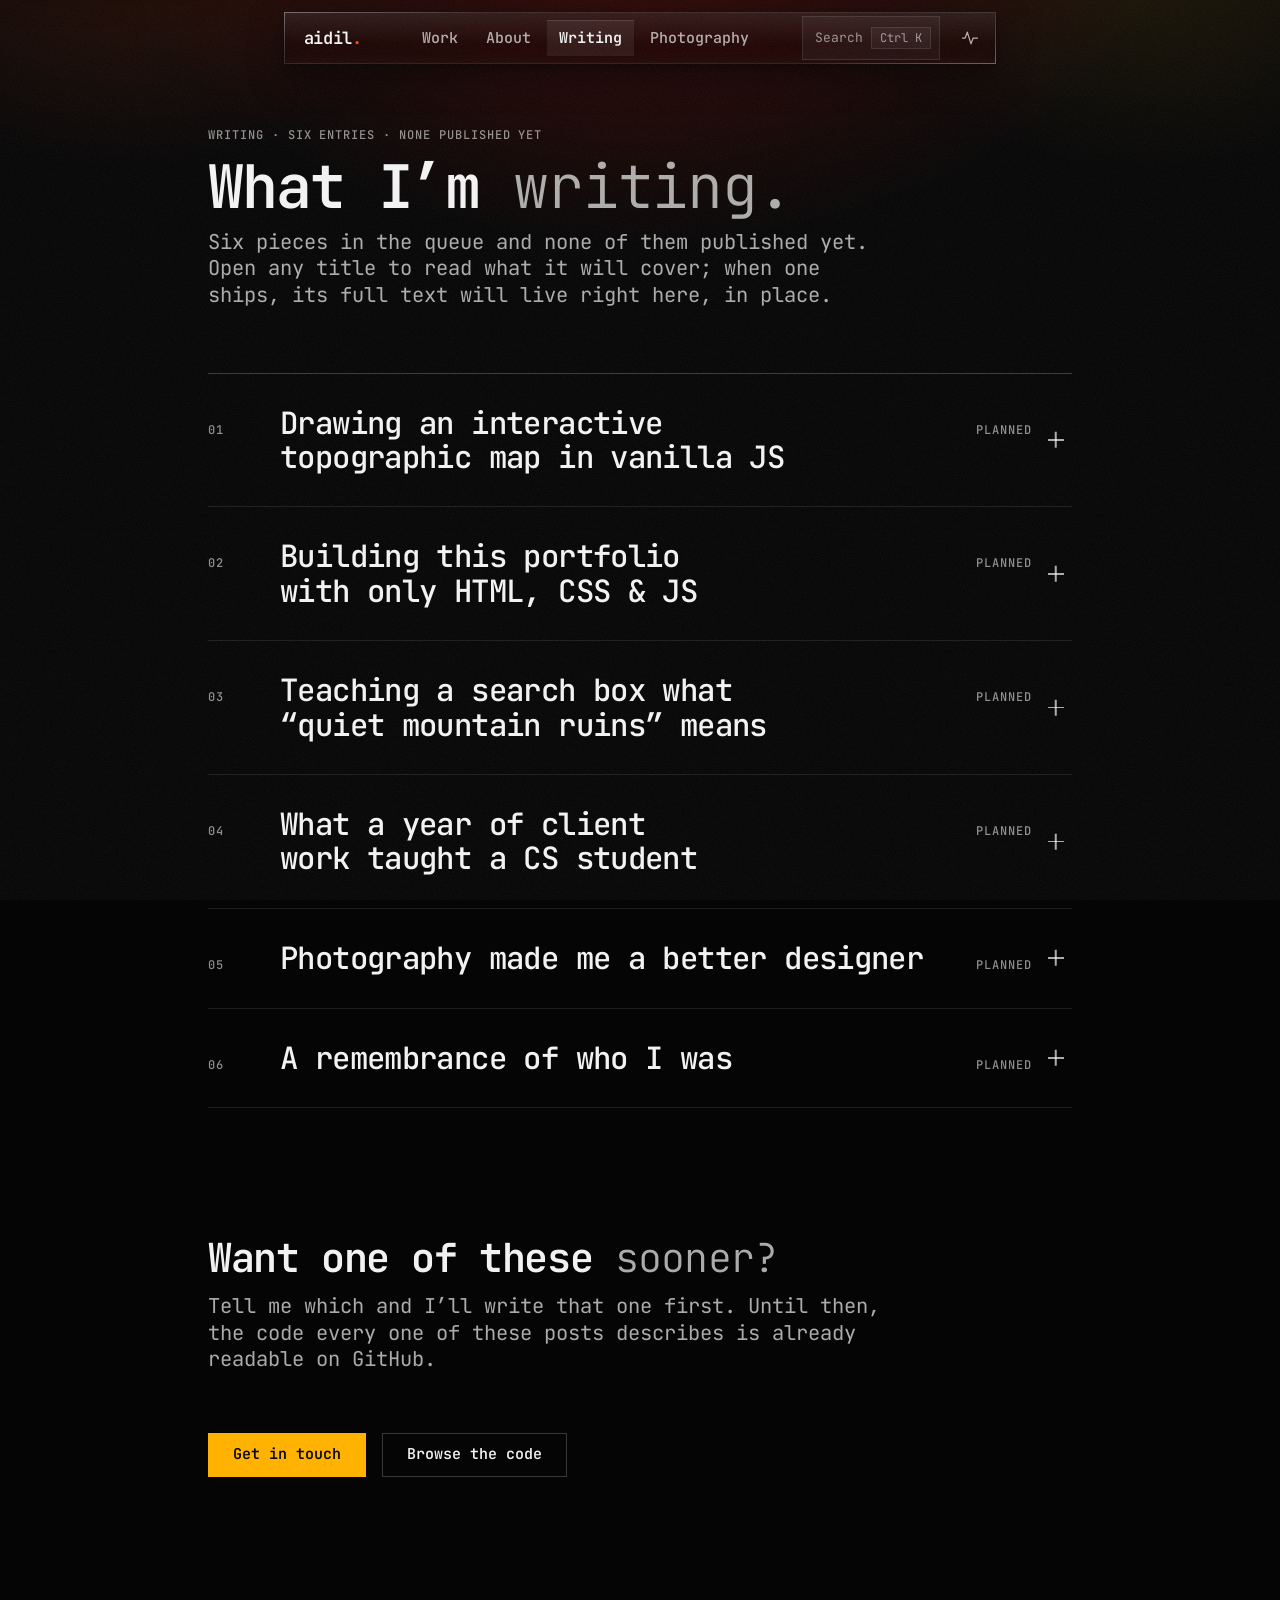
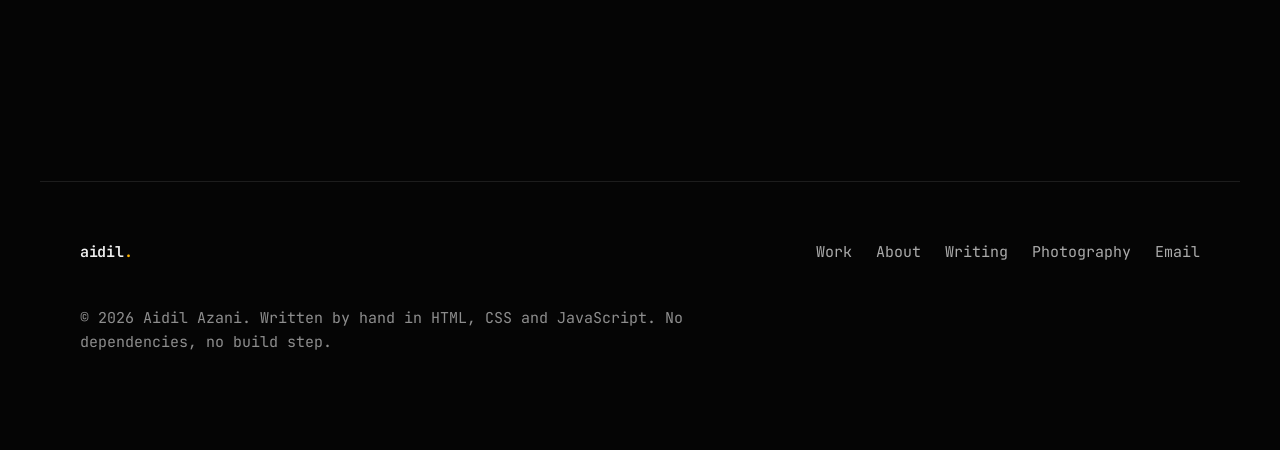
<file: draft-blog.html>
<!DOCTYPE html>
<html lang="en" class="no-js" data-theme="dark" data-motion="full">

<head>
    <meta charset="UTF-8">
    <meta name="viewport" content="width=device-width, initial-scale=1.0">

    <title>Writing - Aidil Azani</title>
    <meta name="description"
        content="Six posts I am writing: marching squares on a 2D canvas, building a portfolio with no framework, sentence embeddings for travel search, and what client work teaches a CS student.">

    <!-- Seed theme + motion before first paint so neither flashes. -->
    <script>
        (function () {
            var t, m; try { t = localStorage.getItem('theme'); m = localStorage.getItem('motion'); } catch (e) { }
            var d = document.documentElement;
            d.className = d.className.replace(/\bno-js\b/, 'js');
            d.setAttribute('data-theme', t === 'light' ? 'light' : 'dark');
            d.setAttribute('data-motion', m === 'reduced' ? 'reduced' : 'full');
        })();
    </script>

    <link rel="icon" href="favicon.svg">
    <link rel="manifest" href="site.webmanifest">
    <!-- app.js rewrites the FIRST theme-color meta whenever the theme changes. On the drafts
         that first one is a decoy that never matches (media="not all"), so the real value
         below always wins and the browser chrome stays pitch black in both themes. -->
    <meta name="theme-color" content="#050505" media="not all">
    <meta name="theme-color" content="#050505">
    <meta name="color-scheme" content="dark">
    <!-- Draft page: not for search engines (GitHub Pages deploys every file in the repo). -->
    <meta name="robots" content="noindex">

    <link rel="preconnect" href="https://fonts.googleapis.com">
    <link rel="preconnect" href="https://fonts.gstatic.com" crossorigin>
    <link rel="stylesheet"
        href="https://fonts.googleapis.com/css2?family=Inter:opsz,wght@14..32,100..900&family=JetBrains+Mono:wght@400;500&family=Jost:wght@400..700&family=Space+Grotesk:wght@300..700&display=swap">

    <link rel="stylesheet" href="css/tokens.css">
    <link rel="stylesheet" href="css/main.css">
    <link rel="stylesheet" href="css/draft-theme.css">

    <!-- Accordion gate: collapse the essay rows before first paint (no flash of six open
         panels). If js/draft-writing.js never marks the list .is-ready, the page is released
         on DOMContentLoaded and every panel shows, so content is never locked shut. -->
    <script>
        (function () {
            var d = document.documentElement;
            d.classList.add('accordion-pending');
            document.addEventListener('DOMContentLoaded', function () {
                if (!document.querySelector('[data-accordion].is-ready')) d.classList.remove('accordion-pending');
            });
        })();
    </script>

    <link rel="canonical" href="https://haidilazani.github.io/Portfolio/blog.html">

    <meta property="og:type" content="website">
    <meta property="og:site_name" content="Aidil Azani">
    <meta property="og:url" content="https://haidilazani.github.io/Portfolio/blog.html">
    <meta property="og:title" content="Writing - Aidil Azani">
    <meta property="og:description"
        content="The six posts I am writing, and why. Nothing is published yet, so nothing here is a link.">
    <meta property="og:image" content="https://haidilazani.github.io/Portfolio/images/optimized/about-800.jpg">
    <meta property="og:image:width" content="800">
    <meta property="og:image:height" content="800">
    <meta property="og:image:alt" content="Aidil Azani">
    <meta name="twitter:card" content="summary_large_image">
    <meta name="twitter:site" content="@aidilazani">
    <meta name="twitter:creator" content="@aidilazani">
    <meta name="twitter:title" content="Writing - Aidil Azani">
    <meta name="twitter:description"
        content="The six posts I am writing, and why. Nothing is published yet, so nothing here is a link.">
    <meta name="twitter:image" content="https://haidilazani.github.io/Portfolio/images/optimized/about-800.jpg">

    <script type="application/ld+json">
    {
      "@context": "https://schema.org",
      "@type": "WebSite",
      "name": "Aidil Azani",
      "url": "https://haidilazani.github.io/Portfolio/",
      "inLanguage": "en",
      "author": { "@type": "Person", "name": "Aidil Azani" }
    }
    </script>
</head>

<body class="draft">

    <a class="skip-link" href="#main">Skip to content</a>

    <header class="site-nav" data-nav>
        <nav class="nav-inner" aria-label="Primary">
            <a class="nav-logo" href="draft-index.html">aidil<span>.</span></a>
            <ul class="nav-links">
                <li class="nav-indicator" aria-hidden="true"></li>
                <li><a href="work.html">Work</a></li>
                <li><a href="draft-about.html">About</a></li>
                <li><a href="draft-blog.html" aria-current="page">Writing</a></li>
                <li><a href="photography.html">Photography</a></li>
            </ul>
            <div class="nav-actions">
                <button class="cmdk-trigger" type="button" data-cmdk-open>Search <kbd>&#8984;K</kbd></button>
                <button class="icon-btn" type="button" data-motion-toggle aria-pressed="false"
                    aria-label="Toggle reduced motion">
                    <svg viewBox="0 0 24 24" width="18" height="18" fill="none" stroke="currentColor"
                        stroke-width="1.6" stroke-linecap="round" stroke-linejoin="round" aria-hidden="true"
                        focusable="false">
                        <path d="M3 12h3.2l2.6-7 4.4 14 2.6-7H21" />
                    </svg>
                </button>
                <button class="icon-btn" type="button" data-theme-toggle aria-pressed="false"
                    aria-label="Toggle colour theme">
                    <svg viewBox="0 0 24 24" width="18" height="18" fill="none" stroke="currentColor"
                        stroke-width="1.6" aria-hidden="true" focusable="false">
                        <circle cx="12" cy="12" r="9" />
                        <path d="M12 3a9 9 0 0 0 0 18z" fill="currentColor" stroke="none" />
                    </svg>
                </button>
            </div>
        </nav>
    </header>

    <main id="main">

        <!-- ================================================================
             Writing (draft). An editorial index: six numbered rows, each a
             WAI-ARIA APG accordion header (h2 > button[aria-expanded]
             [aria-controls]) over a role="region" panel that expands in
             place to the piece's description. Nothing navigates away.
             Rows ship expanded (aria-expanded="true") so no-JS readers see
             everything; js/draft-writing.js collapses them. Deep links open
             a row: draft-blog.html#essay-remembrance (the id is on the <li>,
             so the browser's own fragment scroll lands on the row header;
             the panel is #essay-remembrance-panel).

             POEMS LATER: there are no poems in the project yet. When real
             ones arrive, each becomes a row like these, with the poem text
             in its panel as <div class="essay-body essay-body--poem"> and one
             <p class="stanza"> per stanza (css: white-space: pre-line keeps
             the author's line breaks). Do not add data-stack-item or
             data-tilt to these rows: stack.js / tilt.js would hijack them.
             ================================================================ -->
        <section class="section stage-glow writing-head" aria-labelledby="writing-title">
            <div class="container editorial">

                <div class="section-head" data-reveal style="--reveal-i: 0">
                    <p class="eyebrow">Writing &#183; Six entries &#183; None published yet</p>
                    <h1 class="section-title page-title" id="writing-title">What I&#8217;m <em
                            class="accent-word">writing.</em></h1>
                    <p class="section-sub">Six pieces in the queue and none of them published yet. Open any title
                        to read what it will cover; when one ships, its full text will live right here, in place.</p>
                </div>

                <ol class="essay-index" data-accordion>
                    <li class="essay" id="essay-topographic-map" data-reveal style="--reveal-i: 1">
                        <h2 class="essay-heading">
                            <button class="essay-trigger" type="button" id="essay-topographic-map-btn"
                                aria-expanded="true" aria-controls="essay-topographic-map-panel">
                                <span class="essay-no">01</span>
                                <span class="essay-title">Drawing an interactive topographic map in vanilla JS</span>
                                <span class="essay-meta"><span class="visually-hidden">, status: </span>Planned</span>
                                <span class="essay-icon" aria-hidden="true"></span>
                            </button>
                        </h2>
                        <div class="essay-panel" id="essay-topographic-map-panel" role="region" aria-labelledby="essay-topographic-map-btn">
                            <div class="essay-panel-inner">
                                <div class="essay-body">
                                    <p>The background of this site is not an image and not a library. It's two value-noise fields
                                    cross-faded to make terrain breathe, traced into nine contour lines every frame with marching
                                    squares, with the cursor added as a Gaussian hill so the rings bulge around your pointer. Here's
                                    the whole algorithm, case by case, and why touch devices and reduced-motion users get one static
                                    render instead.</p>
                                </div>
                            </div>
                        </div>
                    </li>
                    <li class="essay" id="essay-vanilla-portfolio" data-reveal style="--reveal-i: 1">
                        <h2 class="essay-heading">
                            <button class="essay-trigger" type="button" id="essay-vanilla-portfolio-btn"
                                aria-expanded="true" aria-controls="essay-vanilla-portfolio-panel">
                                <span class="essay-no">02</span>
                                <span class="essay-title">Building this portfolio with only HTML, CSS &amp; JS</span>
                                <span class="essay-meta"><span class="visually-hidden">, status: </span>Planned</span>
                                <span class="essay-icon" aria-hidden="true"></span>
                            </button>
                        </h2>
                        <div class="essay-panel" id="essay-vanilla-portfolio-panel" role="region" aria-labelledby="essay-vanilla-portfolio-btn">
                            <div class="essay-panel-inner">
                                <div class="essay-body">
                                    <p>Six pages, 103 KB gzipped, no framework and no build step. Why I skipped the frameworks, what
                                    liquid glass actually costs in CSS, and what GitHub Pages taught me about keeping things simple.</p>
                                </div>
                            </div>
                        </div>
                    </li>
                    <li class="essay" id="essay-quiet-mountain-ruins" data-reveal style="--reveal-i: 1">
                        <h2 class="essay-heading">
                            <button class="essay-trigger" type="button" id="essay-quiet-mountain-ruins-btn"
                                aria-expanded="true" aria-controls="essay-quiet-mountain-ruins-panel">
                                <span class="essay-no">03</span>
                                <span class="essay-title">Teaching a search box what &#8220;quiet mountain ruins&#8221; means</span>
                                <span class="essay-meta"><span class="visually-hidden">, status: </span>Planned</span>
                                <span class="essay-icon" aria-hidden="true"></span>
                            </button>
                        </h2>
                        <div class="essay-panel" id="essay-quiet-mountain-ruins-panel" role="region" aria-labelledby="essay-quiet-mountain-ruins-btn">
                            <div class="essay-panel-inner">
                                <div class="essay-body">
                                    <p>My final-year project ranks 1,155 UNESCO World Heritage sites by meaning instead of keywords.
                                    Notes on sentence embeddings, on why the category ontology mattered more than the model, and on
                                    spreading activation as a way to walk a graph of concepts.</p>
                                </div>
                            </div>
                        </div>
                    </li>
                    <li class="essay" id="essay-client-work" data-reveal style="--reveal-i: 1">
                        <h2 class="essay-heading">
                            <button class="essay-trigger" type="button" id="essay-client-work-btn"
                                aria-expanded="true" aria-controls="essay-client-work-panel">
                                <span class="essay-no">04</span>
                                <span class="essay-title">What a year of client work taught a CS student</span>
                                <span class="essay-meta"><span class="visually-hidden">, status: </span>Planned</span>
                                <span class="essay-icon" aria-hidden="true"></span>
                            </button>
                        </h2>
                        <div class="essay-panel" id="essay-client-work-panel" role="region" aria-labelledby="essay-client-work-btn">
                            <div class="essay-panel-inner">
                                <div class="essay-body">
                                    <p>Classroom code and shipped code are different animals. Lessons from my time at JustSimple that
                                    no lecture covered: page builders, client revisions, and the CSS you write when the theme fights
                                    you.</p>
                                </div>
                            </div>
                        </div>
                    </li>
                    <li class="essay" id="essay-photography-design" data-reveal style="--reveal-i: 1">
                        <h2 class="essay-heading">
                            <button class="essay-trigger" type="button" id="essay-photography-design-btn"
                                aria-expanded="true" aria-controls="essay-photography-design-panel">
                                <span class="essay-no">05</span>
                                <span class="essay-title">Photography made me a better designer</span>
                                <span class="essay-meta"><span class="visually-hidden">, status: </span>Planned</span>
                                <span class="essay-icon" aria-hidden="true"></span>
                            </button>
                        </h2>
                        <div class="essay-panel" id="essay-photography-design-panel" role="region" aria-labelledby="essay-photography-design-btn">
                            <div class="essay-panel-inner">
                                <div class="essay-body">
                                    <p>Framing, light and patience: how chasing moments with a camera changed the way I lay out a page.</p>
                                </div>
                            </div>
                        </div>
                    </li>
                    <li class="essay" id="essay-remembrance" data-reveal style="--reveal-i: 1">
                        <h2 class="essay-heading">
                            <button class="essay-trigger" type="button" id="essay-remembrance-btn"
                                aria-expanded="true" aria-controls="essay-remembrance-panel">
                                <span class="essay-no">06</span>
                                <span class="essay-title">A remembrance of who I was</span>
                                <span class="essay-meta"><span class="visually-hidden">, status: </span>Planned</span>
                                <span class="essay-icon" aria-hidden="true"></span>
                            </button>
                        </h2>
                        <div class="essay-panel" id="essay-remembrance-panel" role="region" aria-labelledby="essay-remembrance-btn">
                            <div class="essay-panel-inner">
                                <div class="essay-body">
                                    <p>The story behind the words on my home page. Still being written, like its author.</p>
                                </div>
                            </div>
                        </div>
                    </li>
                </ol>

            </div>
        </section>

        <!-- ================================================================
             CTA (kept from the original)
             ================================================================ -->
        <section class="section">
            <div class="container editorial">
                <div class="section-head" data-reveal style="--reveal-i: 0">
                    <h2 class="section-title">Want one of these <em class="accent-word">sooner?</em></h2>
                    <p class="section-sub">Tell me which and I&#8217;ll write that one first. Until then, the code every
                        one of these posts describes is already readable on GitHub.</p>
                    <p class="section-foot">
                        <a class="btn btn-primary" href="draft-index.html#contact" data-magnetic>Get in touch</a>
                        <a class="btn btn-outline" href="https://github.com/haidilazani" target="_blank"
                            rel="noopener">Browse the code</a>
                    </p>
                </div>
            </div>
        </section>

    </main>

    <footer class="site-footer">
        <div class="container footer-inner">
            <p class="footer-brand"><a href="draft-index.html">aidil<span>.</span></a></p>
            <nav class="footer-links" aria-label="Footer">
                <a href="work.html">Work</a>
                <a href="draft-about.html">About</a>
                <a href="draft-blog.html">Writing</a>
                <a href="photography.html">Photography</a>
                <a href="mailto:haidilazani@gmail.com">Email</a>
            </nav>
            <p class="footer-meta">&copy; 2026 Aidil Azani. Written by hand in HTML, CSS and JavaScript. No
                dependencies, no build step.</p>
        </div>
    </footer>

    <!-- Command palette -->
    <div class="cmdk" data-cmdk hidden>
        <div class="cmdk-panel" aria-label="Search this site">
            <input class="cmdk-input" type="search" autocomplete="off" spellcheck="false"
                placeholder="Search pages, projects and writing" aria-label="Search pages, projects and writing">
            <ul class="cmdk-list">
                <li><a class="cmdk-item" href="work.html">Work</a></li>
                <li><a class="cmdk-item" href="draft-about.html">About</a></li>
                <li><a class="cmdk-item" href="draft-blog.html">Writing</a></li>
                <li><a class="cmdk-item" href="photography.html">Photography</a></li>
                <li><a class="cmdk-item" href="draft-index.html#contact">Contact</a></li>
                <li><a class="cmdk-item" href="https://github.com/haidilazani/FYP-1" target="_blank"
                        rel="noopener">GeoTour source</a></li>
                <li><a class="cmdk-item" href="https://haidilazani.github.io/Assignment/" target="_blank"
                        rel="noopener">Buttermax study</a></li>
                <li><a class="cmdk-item" href="https://github.com/haidilazani" target="_blank"
                        rel="noopener">GitHub</a></li>
                <li><a class="cmdk-item" href="mailto:haidilazani@gmail.com">Email Aidil</a></li>
            </ul>
            <p class="cmdk-empty" hidden>Nothing matches that.</p>
        </div>
    </div>

    <script src="js/app.js" defer></script>
    <script src="js/draft-writing.js" defer></script>
</body>

</html>
</file>
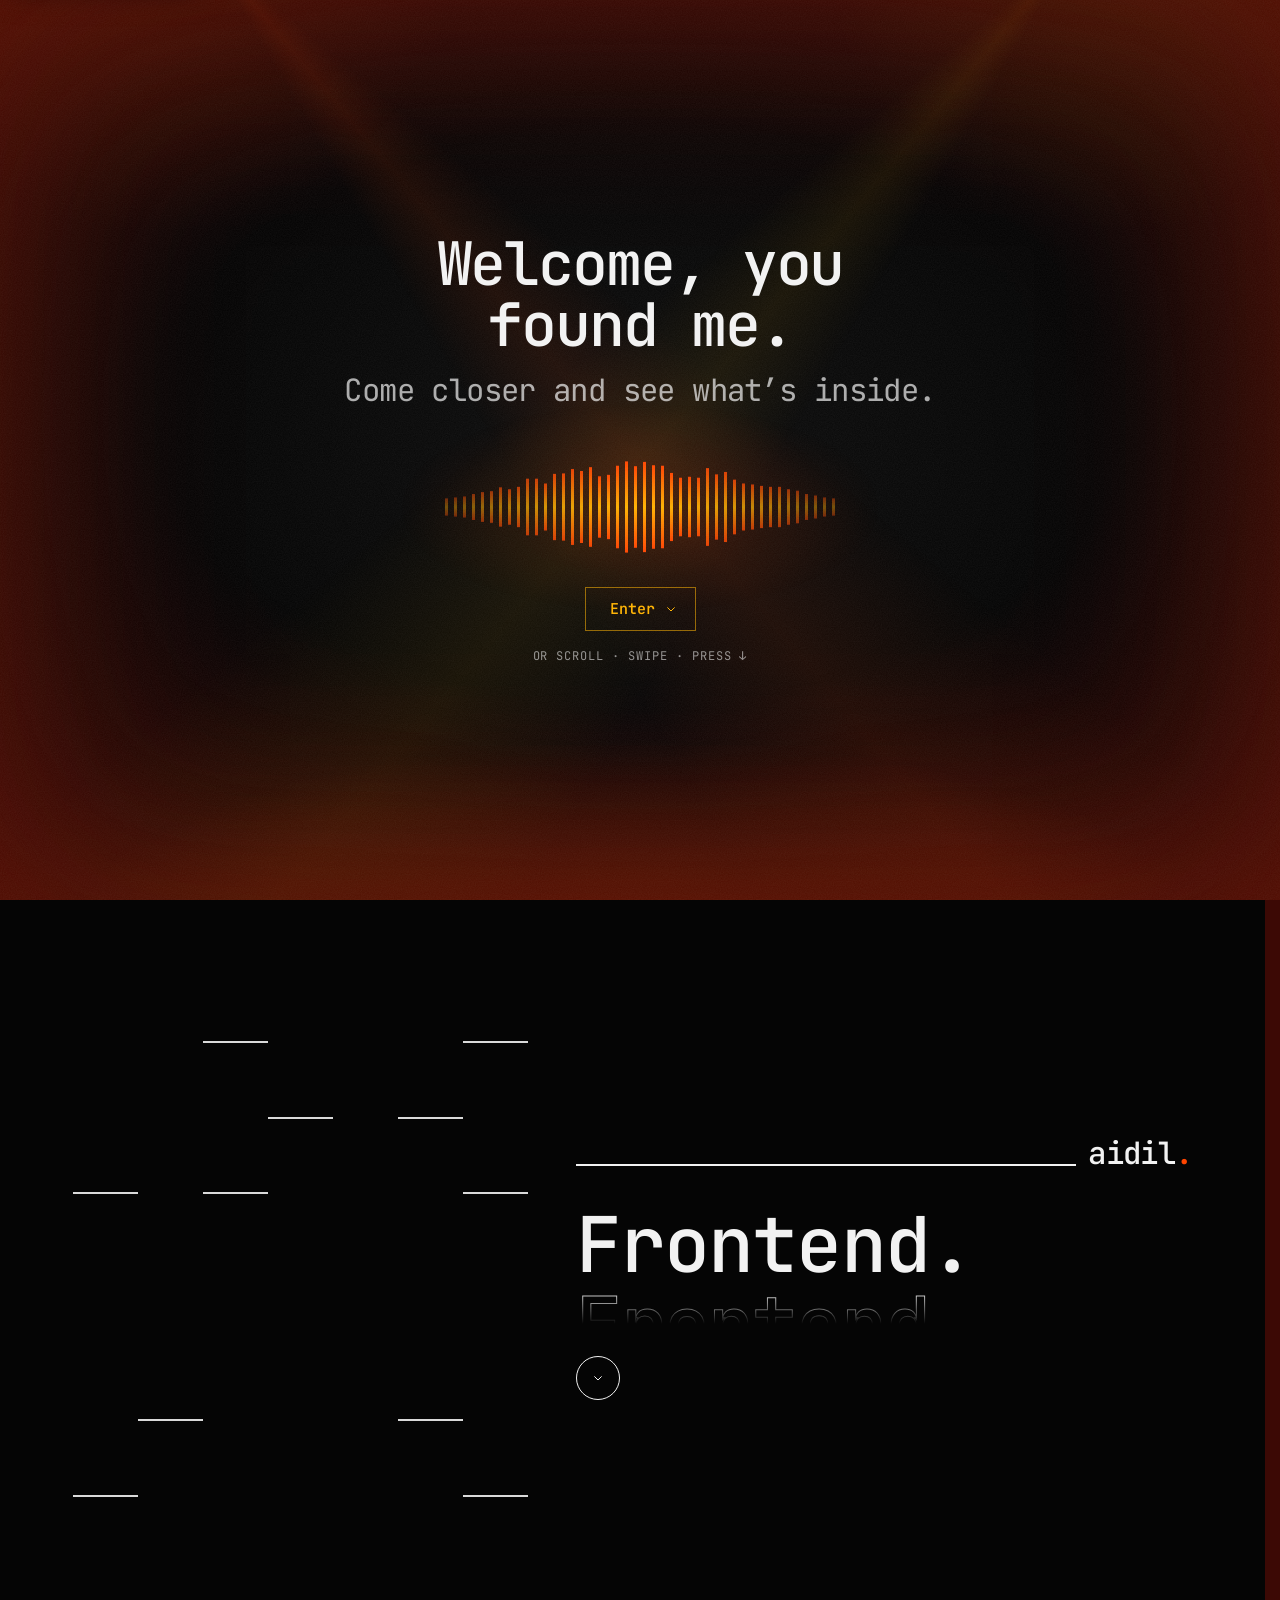
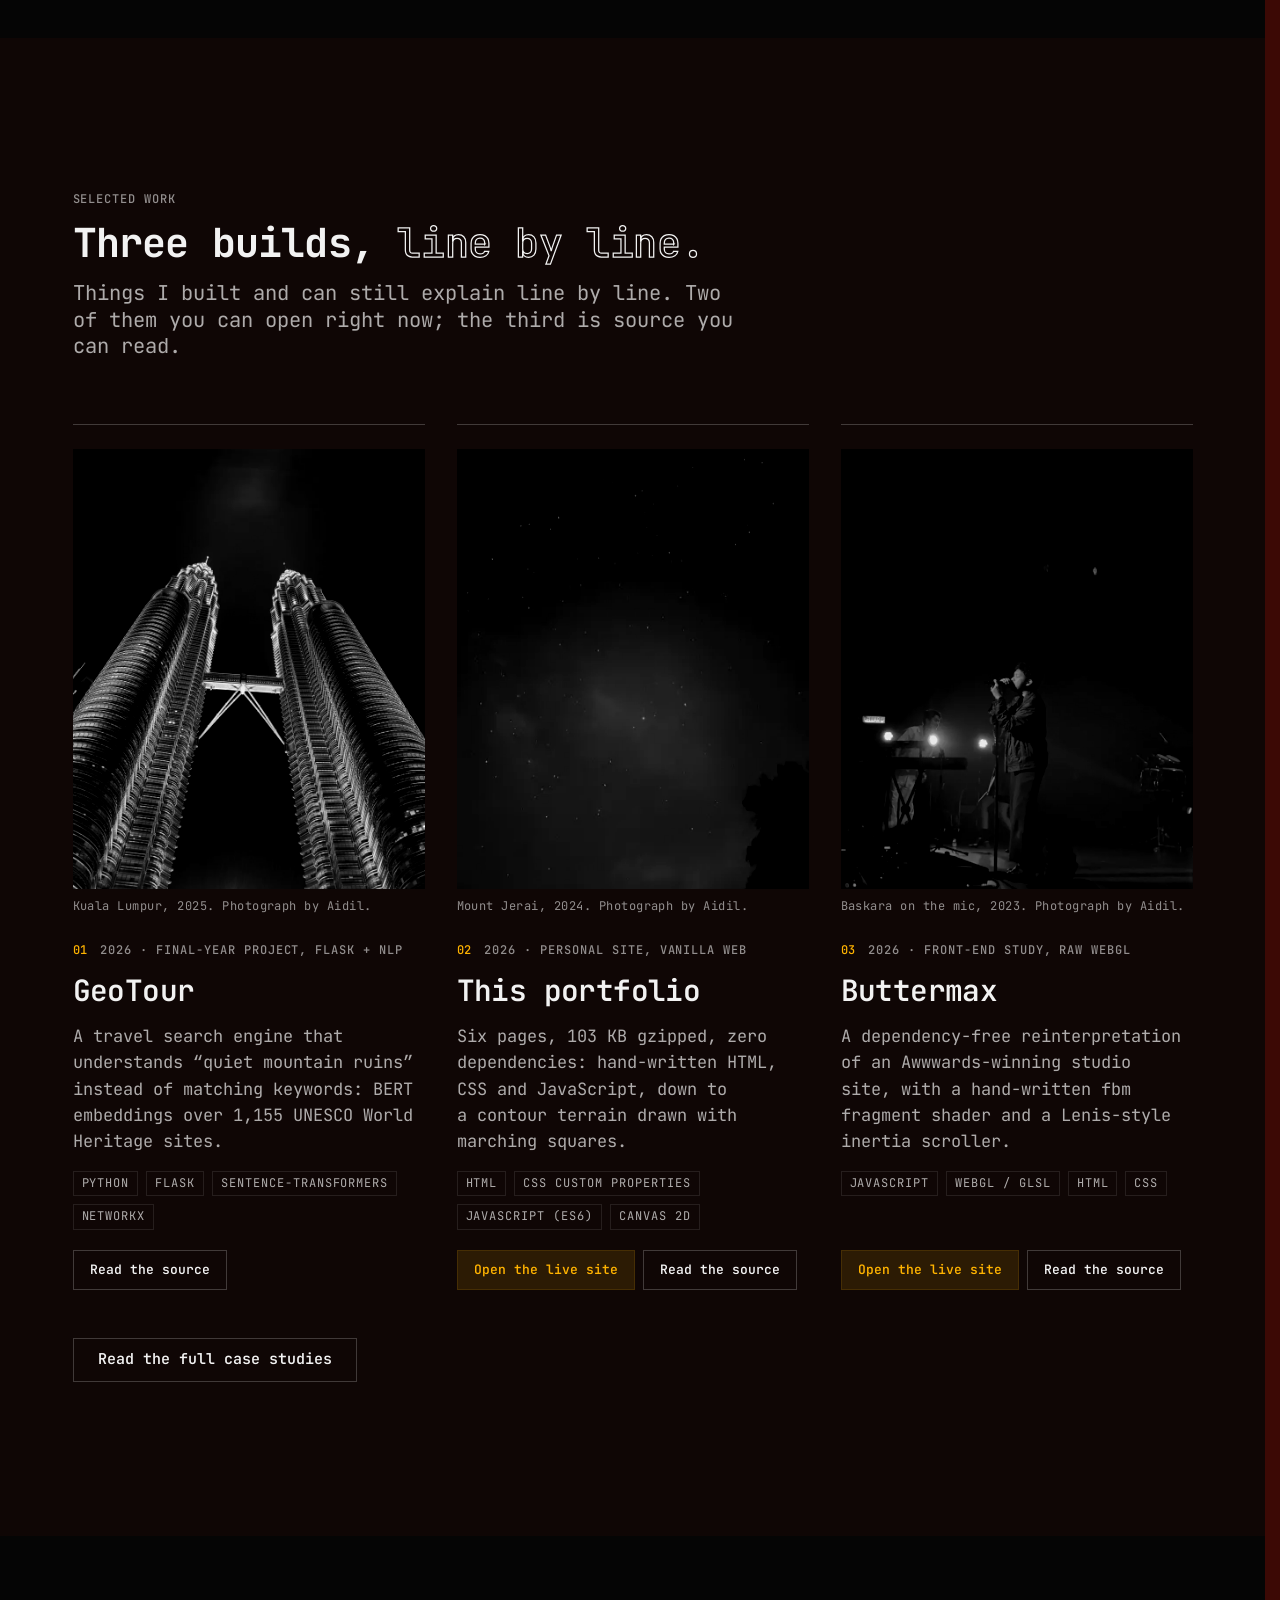
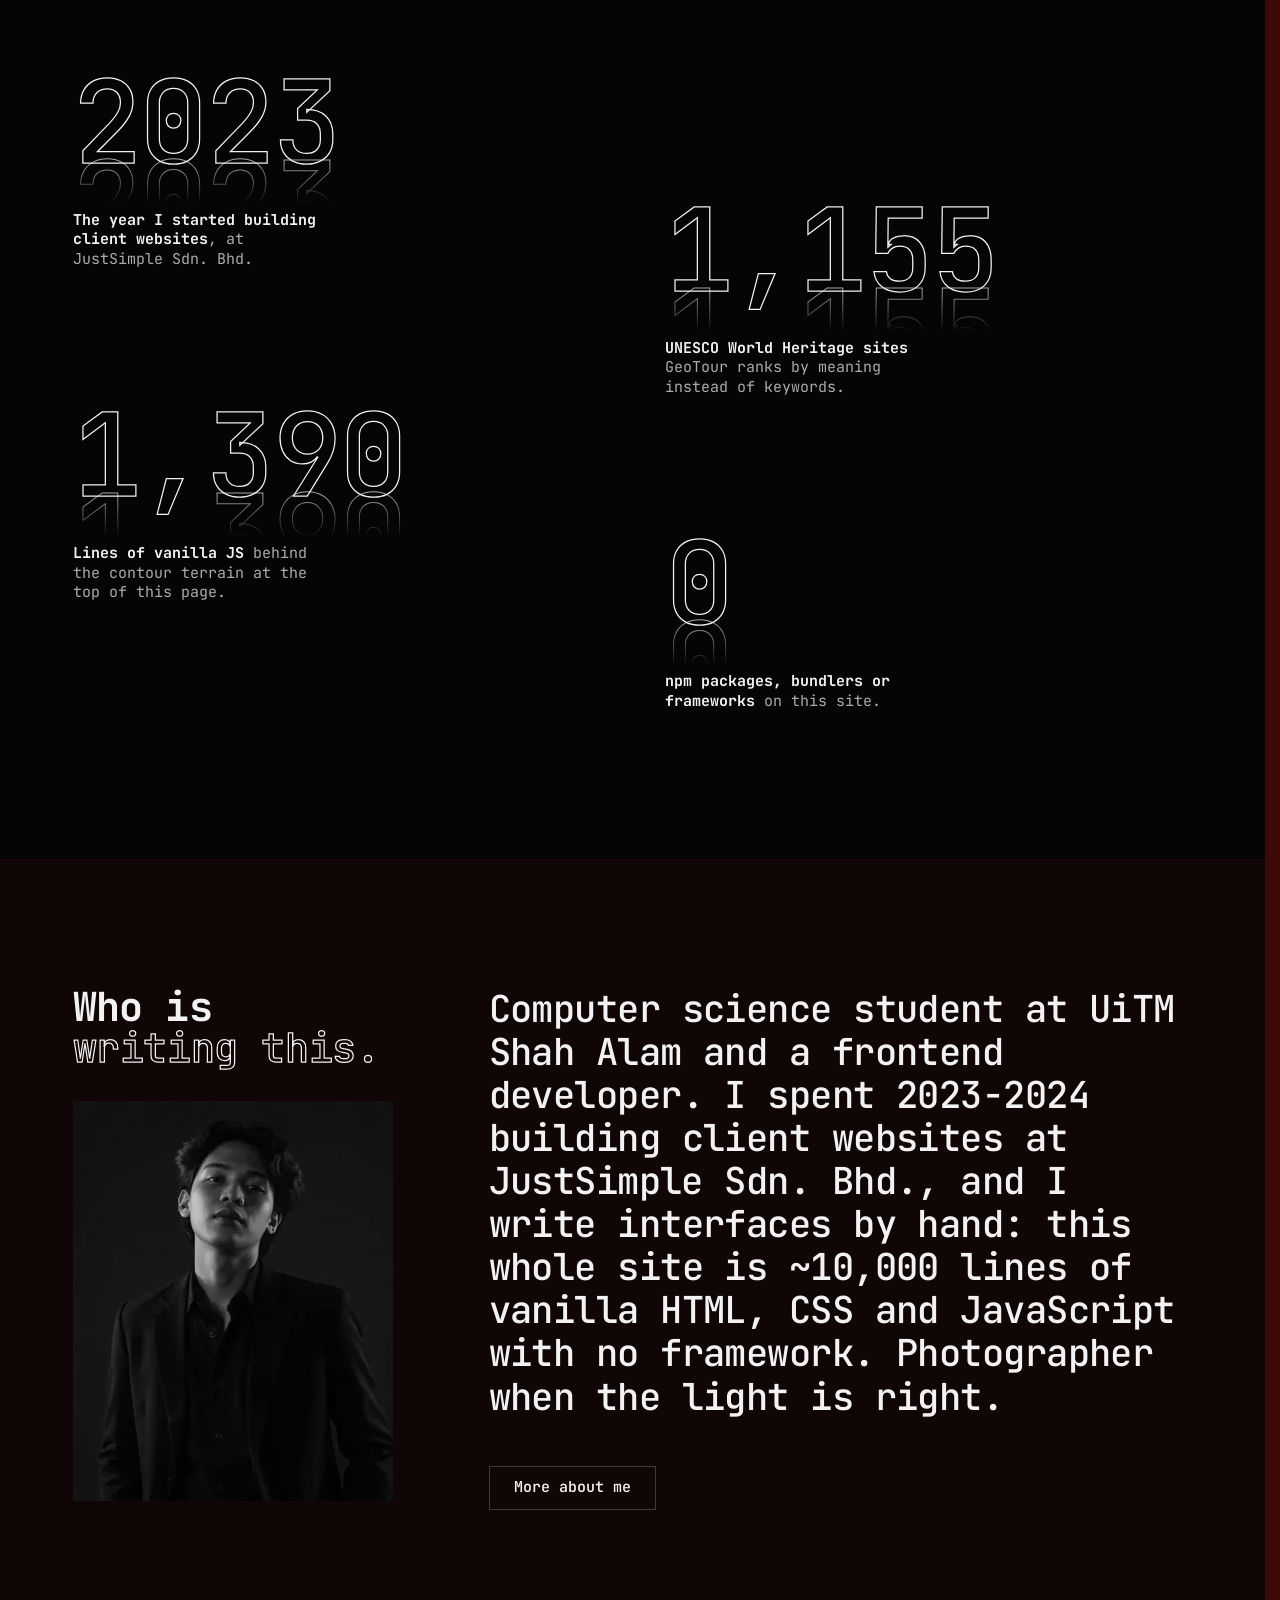
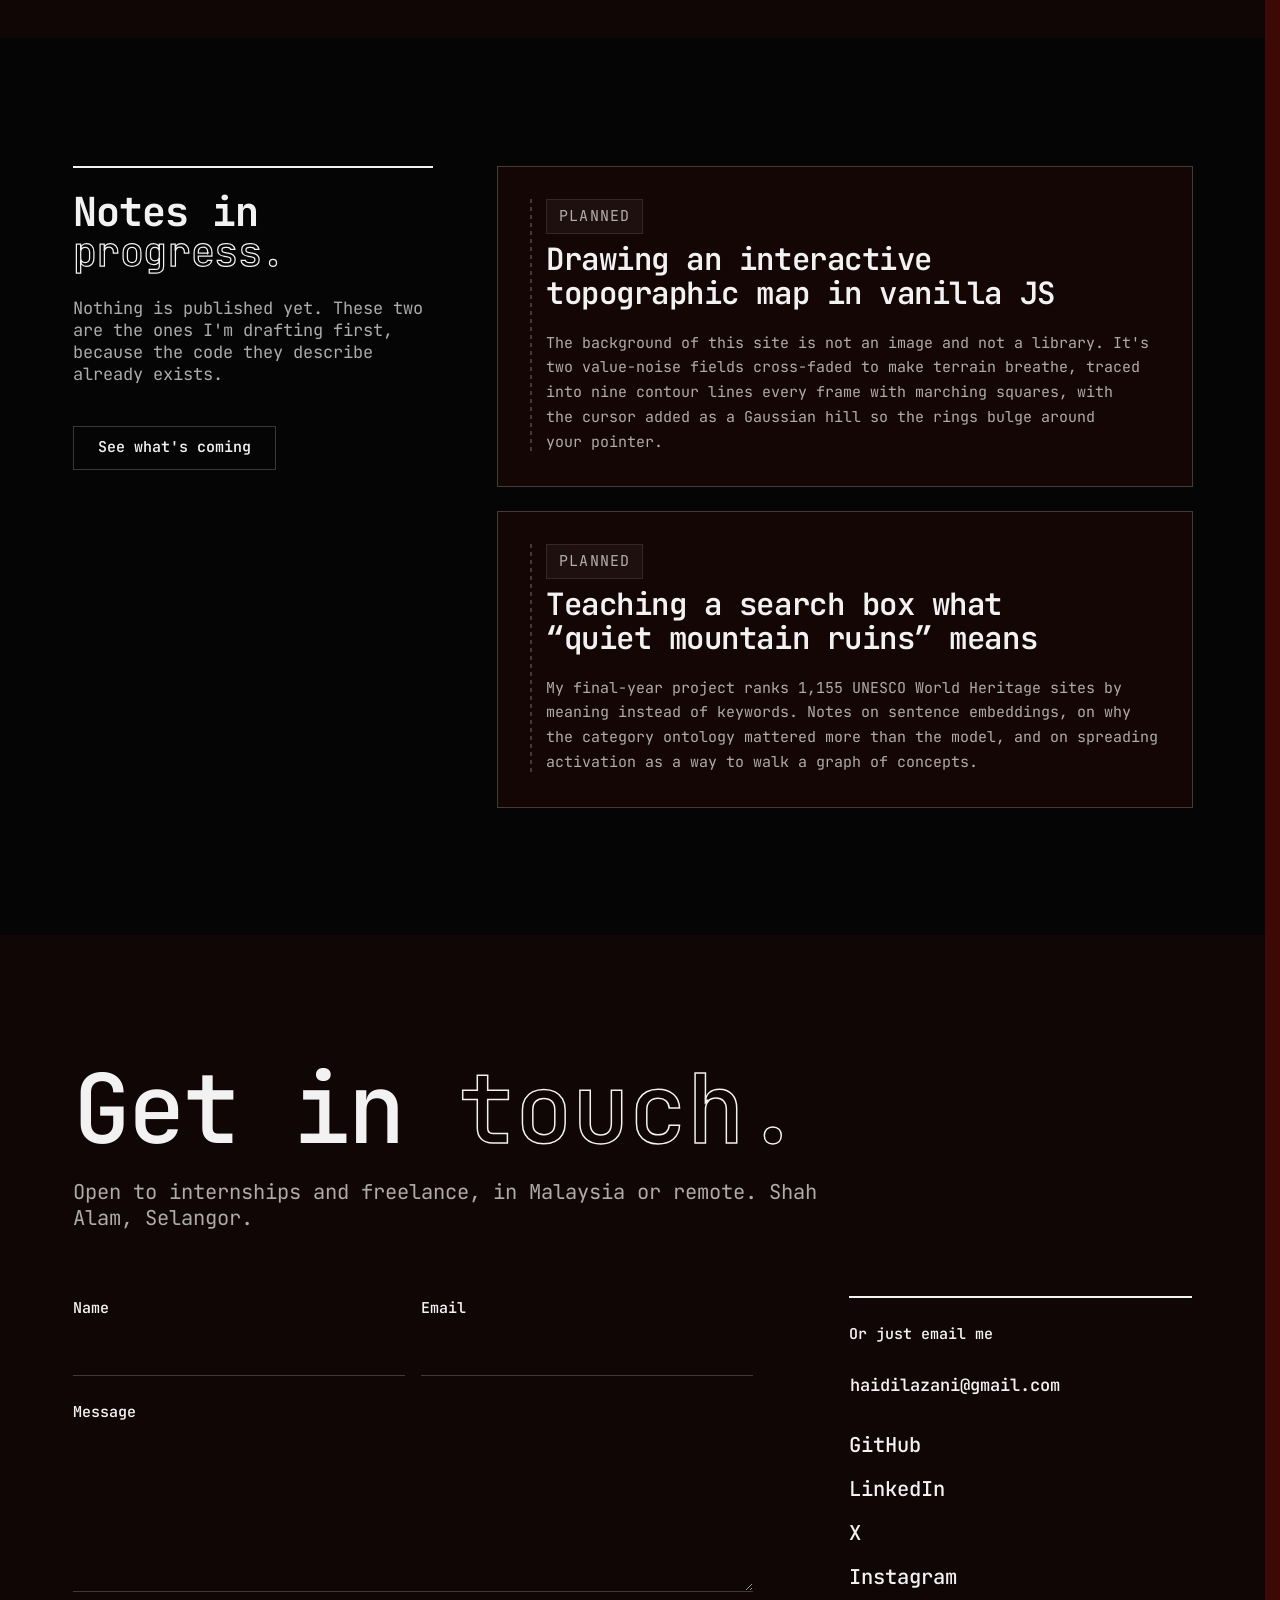
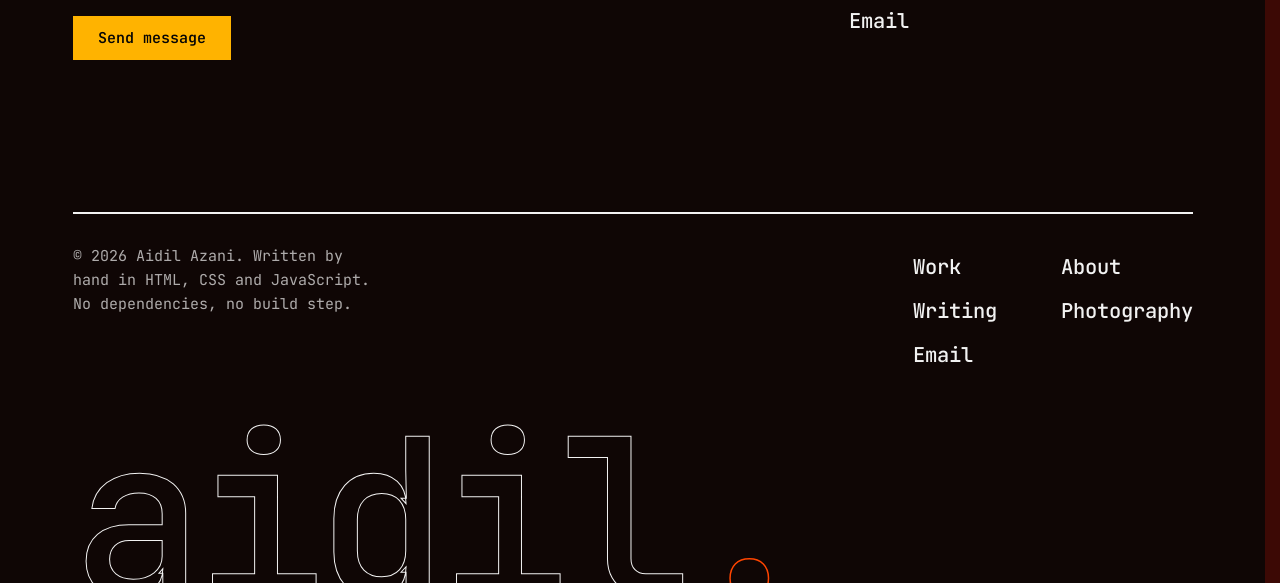
<file: draft-index.html>
<!DOCTYPE html>
<html lang="en" class="no-js" data-theme="dark" data-motion="full">

<head>
    <meta charset="UTF-8">
    <meta name="viewport" content="width=device-width, initial-scale=1.0">

    <title>Aidil Azani - Frontend developer in Shah Alam, Malaysia</title>
    <meta name="description"
        content="Aidil Azani, frontend developer and computer science student at UiTM Shah Alam. A semantic travel search engine in Flask, a portfolio written by hand with zero dependencies, and photographs.">

    <!-- Seed theme + motion before first paint so neither flashes. -->
    <script>
        (function () {
            var t, m; try { t = localStorage.getItem('theme'); m = localStorage.getItem('motion'); } catch (e) { }
            var d = document.documentElement;
            d.className = d.className.replace(/\bno-js\b/, 'js');
            d.setAttribute('data-theme', t === 'light' ? 'light' : 'dark');
            d.setAttribute('data-motion', m === 'reduced' ? 'reduced' : 'full');
        })();
    </script>

    <!-- Draft intro gate (draft-index only). Adds html.js-intro when the intro should run:
         on every load, except deep links (any #hash, e.g. draft-index.html#contact) and ?intro=0.
         js/draft-intro.js claims the page by adding html.intro-ready as soon as it runs. If it
         never runs (404, error, stalled network) the page is released on DOMContentLoaded or
         after a timeout, and js/hero.js is loaded from here instead, so the overlay can never
         trap anyone. No JavaScript at all: no class, so no overlay. -->
    <script>
        (function () {
            var d = document.documentElement, show = true;
            try {
                if (location.hash.length > 1) show = false;
                if (/[?&]intro=0(&|$)/.test(location.search)) show = false;
            } catch (e) { }
            if (show) {
                d.classList.add('js-intro');
                try { if ('scrollRestoration' in history) history.scrollRestoration = 'manual'; } catch (e) { }
            }
            function release() {
                if (d.classList.contains('intro-ready')) return;
                d.classList.remove('js-intro');
                if (document.body && !document.querySelector('script[src="js/hero.js"]')) {
                    var s = document.createElement('script');
                    s.src = 'js/hero.js';
                    document.body.appendChild(s);
                }
            }
            document.addEventListener('DOMContentLoaded', release);
            if (show) setTimeout(release, 8000);
        })();
    </script>

    <link rel="icon" href="favicon.svg">
    <link rel="manifest" href="site.webmanifest">
    <!-- app.js rewrites the FIRST theme-color meta whenever the theme changes. On the drafts
         that first one is a decoy that never matches (media="not all"), so the real value
         below always wins and the browser chrome stays pitch black in both themes. -->
    <meta name="theme-color" content="#050505" media="not all">
    <meta name="theme-color" content="#050505">
    <meta name="color-scheme" content="dark">
    <!-- Draft page: not for search engines (GitHub Pages deploys every file in the repo). -->
    <meta name="robots" content="noindex">

    <link rel="preconnect" href="https://fonts.googleapis.com">
    <link rel="preconnect" href="https://fonts.gstatic.com" crossorigin>
    <link rel="stylesheet"
        href="https://fonts.googleapis.com/css2?family=Inter:opsz,wght@14..32,100..900&family=JetBrains+Mono:wght@400;500&family=Jost:wght@400..700&family=Space+Grotesk:wght@300..700&display=swap">

    <link rel="stylesheet" href="css/tokens.css">
    <link rel="stylesheet" href="css/main.css">
    <link rel="stylesheet" href="css/stack.css">
    <link rel="stylesheet" href="css/tilt.css">
    <link rel="stylesheet" href="css/hero.css">
    <link rel="stylesheet" href="css/home.css">
    <link rel="stylesheet" href="css/draft-theme.css">

    <link rel="canonical" href="https://haidilazani.github.io/Portfolio/">

    <meta property="og:type" content="website">
    <meta property="og:site_name" content="Aidil Azani">
    <meta property="og:url" content="https://haidilazani.github.io/Portfolio/">
    <meta property="og:title" content="Aidil Azani - Frontend developer in Shah Alam, Malaysia">
    <meta property="og:description"
        content="A semantic travel search engine in Flask, a portfolio written by hand with zero dependencies, and photographs.">
    <meta property="og:image" content="https://haidilazani.github.io/Portfolio/images/optimized/about-800.jpg">
    <meta property="og:image:width" content="800">
    <meta property="og:image:height" content="800">
    <meta property="og:image:alt" content="Aidil Azani">
    <meta name="twitter:card" content="summary_large_image">
    <meta name="twitter:site" content="@aidilazani">
    <meta name="twitter:creator" content="@aidilazani">
    <meta name="twitter:title" content="Aidil Azani - Frontend developer in Shah Alam, Malaysia">
    <meta name="twitter:description"
        content="A semantic travel search engine in Flask, a portfolio written by hand with zero dependencies, and photographs.">
    <meta name="twitter:image" content="https://haidilazani.github.io/Portfolio/images/optimized/about-800.jpg">

    <script type="application/ld+json">
    [
      {
        "@context": "https://schema.org",
        "@type": "WebSite",
        "name": "Aidil Azani",
        "url": "https://haidilazani.github.io/Portfolio/",
        "inLanguage": "en",
        "author": { "@type": "Person", "name": "Aidil Azani" }
      },
      {
        "@context": "https://schema.org",
        "@type": "Person",
        "name": "Aidil Azani",
        "jobTitle": "Frontend developer",
        "url": "https://haidilazani.github.io/Portfolio/",
        "image": "https://haidilazani.github.io/Portfolio/images/optimized/about-800.jpg",
        "email": "mailto:haidilazani@gmail.com",
        "address": {
          "@type": "PostalAddress",
          "addressLocality": "Shah Alam",
          "addressRegion": "Selangor",
          "addressCountry": "MY"
        },
        "alumniOf": { "@type": "CollegeOrUniversity", "name": "UiTM Shah Alam" },
        "knowsAbout": ["Frontend development", "JavaScript", "CSS", "Canvas 2D", "Flask", "Sentence embeddings"],
        "sameAs": [
          "https://github.com/haidilazani",
          "https://linkedin.com/in/azuhaidilazani",
          "https://x.com/aidilazani",
          "https://instagram.com/aidilazani"
        ]
      }
    ]
    </script>
</head>

<body class="page-home draft">

    <!-- ================================================================
         Intro overlay (draft). A stage before the show: stage-lit edges,
         the welcome line and a soundwave. Rendered only while <html> has
         .js-intro (see the gate in <head>), so it never appears without
         JavaScript. Dismissed by scrolling, swiping, the arrow / page /
         space / end / enter keys, or the Enter button. js/draft-intro.js.
         ================================================================ -->
    <div class="intro" role="dialog" aria-modal="true" aria-labelledby="intro-title" data-intro>
        <div class="intro-stage">
            <p class="intro-title" id="intro-title">
                <span class="intro-line intro-line--lead">Welcome, you found me.</span>
                <span class="intro-line intro-line--soft">Come closer and see what&#8217;s inside.</span>
            </p>
            <div class="soundwave" aria-hidden="true">
                <span style="--i:0;--amp:0.18;--o:0.40;--d:0.97s;--delay:-0.63s"></span>
                <span style="--i:1;--amp:0.20;--o:0.42;--d:1.28s;--delay:-0.47s"></span>
                <span style="--i:2;--amp:0.22;--o:0.45;--d:1.26s;--delay:-0.05s"></span>
                <span style="--i:3;--amp:0.27;--o:0.49;--d:0.91s;--delay:-0.08s"></span>
                <span style="--i:4;--amp:0.31;--o:0.53;--d:1.51s;--delay:-0.19s"></span>
                <span style="--i:5;--amp:0.33;--o:0.57;--d:1.35s;--delay:-1.28s"></span>
                <span style="--i:6;--amp:0.41;--o:0.61;--d:1.17s;--delay:-1.14s"></span>
                <span style="--i:7;--amp:0.37;--o:0.65;--d:1.54s;--delay:-0.45s"></span>
                <span style="--i:8;--amp:0.42;--o:0.69;--d:0.94s;--delay:-0.29s"></span>
                <span style="--i:9;--amp:0.59;--o:0.72;--d:0.99s;--delay:-0.58s"></span>
                <span style="--i:10;--amp:0.59;--o:0.76;--d:1.15s;--delay:-0.63s"></span>
                <span style="--i:11;--amp:0.49;--o:0.80;--d:0.90s;--delay:-0.18s"></span>
                <span style="--i:12;--amp:0.69;--o:0.83;--d:1.19s;--delay:-0.37s"></span>
                <span style="--i:13;--amp:0.70;--o:0.86;--d:1.21s;--delay:-0.36s"></span>
                <span style="--i:14;--amp:0.79;--o:0.89;--d:1.41s;--delay:-0.34s"></span>
                <span style="--i:15;--amp:0.75;--o:0.92;--d:1.27s;--delay:-1.11s"></span>
                <span style="--i:16;--amp:0.83;--o:0.94;--d:1.08s;--delay:-1.06s"></span>
                <span style="--i:17;--amp:0.64;--o:0.96;--d:1.18s;--delay:-0.90s"></span>
                <span style="--i:18;--amp:0.67;--o:0.98;--d:1.24s;--delay:-0.05s"></span>
                <span style="--i:19;--amp:0.86;--o:0.99;--d:1.46s;--delay:-0.84s"></span>
                <span style="--i:20;--amp:0.95;--o:1.00;--d:1.10s;--delay:-0.77s"></span>
                <span style="--i:21;--amp:0.85;--o:1.00;--d:1.31s;--delay:-0.60s"></span>
                <span style="--i:22;--amp:0.94;--o:1.00;--d:1.61s;--delay:-0.76s"></span>
                <span style="--i:23;--amp:0.87;--o:1.00;--d:0.90s;--delay:-0.63s"></span>
                <span style="--i:24;--amp:0.86;--o:0.99;--d:1.64s;--delay:-1.35s"></span>
                <span style="--i:25;--amp:0.71;--o:0.98;--d:1.16s;--delay:-0.77s"></span>
                <span style="--i:26;--amp:0.61;--o:0.96;--d:1.22s;--delay:-0.20s"></span>
                <span style="--i:27;--amp:0.63;--o:0.94;--d:0.90s;--delay:-0.69s"></span>
                <span style="--i:28;--amp:0.61;--o:0.92;--d:1.05s;--delay:-0.41s"></span>
                <span style="--i:29;--amp:0.81;--o:0.89;--d:0.91s;--delay:-0.41s"></span>
                <span style="--i:30;--amp:0.68;--o:0.86;--d:1.56s;--delay:-1.28s"></span>
                <span style="--i:31;--amp:0.73;--o:0.83;--d:1.07s;--delay:-0.45s"></span>
                <span style="--i:32;--amp:0.57;--o:0.80;--d:1.56s;--delay:-1.49s"></span>
                <span style="--i:33;--amp:0.49;--o:0.76;--d:0.99s;--delay:-0.23s"></span>
                <span style="--i:34;--amp:0.47;--o:0.72;--d:1.24s;--delay:-0.73s"></span>
                <span style="--i:35;--amp:0.44;--o:0.69;--d:0.85s;--delay:-0.36s"></span>
                <span style="--i:36;--amp:0.42;--o:0.65;--d:1.30s;--delay:-1.24s"></span>
                <span style="--i:37;--amp:0.42;--o:0.61;--d:1.26s;--delay:-0.78s"></span>
                <span style="--i:38;--amp:0.37;--o:0.57;--d:0.89s;--delay:-0.80s"></span>
                <span style="--i:39;--amp:0.34;--o:0.53;--d:1.55s;--delay:-1.24s"></span>
                <span style="--i:40;--amp:0.27;--o:0.49;--d:1.17s;--delay:-0.12s"></span>
                <span style="--i:41;--amp:0.24;--o:0.45;--d:0.90s;--delay:-0.06s"></span>
                <span style="--i:42;--amp:0.20;--o:0.42;--d:0.98s;--delay:-0.33s"></span>
                <span style="--i:43;--amp:0.18;--o:0.40;--d:0.85s;--delay:-0.13s"></span>
            </div>
            <button class="intro-enter" type="button" data-intro-enter>
                <span>Enter</span>
                <svg viewBox="0 0 24 24" width="16" height="16" fill="none" stroke="currentColor"
                    stroke-width="1.6" stroke-linecap="round" stroke-linejoin="round" aria-hidden="true"
                    focusable="false">
                    <path d="M7 10l5 5 5-5" />
                </svg>
            </button>
            <p class="intro-hint" aria-hidden="true">or scroll &#183; swipe &#183; press &#8595;</p>
        </div>
    </div>

    <a class="skip-link" href="#main">Skip to content</a>

    <header class="site-nav" data-nav>
        <nav class="nav-inner" aria-label="Primary">
            <a class="nav-logo" href="draft-index.html" aria-current="page">aidil<span>.</span></a>
            <ul class="nav-links">
                <li class="nav-indicator" aria-hidden="true"></li>
                <li><a href="work.html">Work</a></li>
                <li><a href="draft-about.html">About</a></li>
                <li><a href="draft-blog.html">Writing</a></li>
                <li><a href="photography.html">Photography</a></li>
            </ul>
            <div class="nav-actions">
                <button class="cmdk-trigger" type="button" data-cmdk-open>Search <kbd>&#8984;K</kbd></button>
                <button class="icon-btn" type="button" data-motion-toggle aria-pressed="false"
                    aria-label="Toggle reduced motion">
                    <svg viewBox="0 0 24 24" width="18" height="18" fill="none" stroke="currentColor"
                        stroke-width="1.6" stroke-linecap="round" stroke-linejoin="round" aria-hidden="true"
                        focusable="false">
                        <path d="M3 12h3.2l2.6-7 4.4 14 2.6-7H21" />
                    </svg>
                </button>
                <button class="icon-btn" type="button" data-theme-toggle aria-pressed="false"
                    aria-label="Toggle colour theme">
                    <svg viewBox="0 0 24 24" width="18" height="18" fill="none" stroke="currentColor"
                        stroke-width="1.6" aria-hidden="true" focusable="false">
                        <circle cx="12" cy="12" r="9" />
                        <path d="M12 3a9 9 0 0 0 0 18z" fill="currentColor" stroke="none" />
                    </svg>
                </button>
            </div>
        </nav>
    </header>

    <main id="main">

        <!-- ================================================================
             Hero
             Base band. The terrain canvas is the living ground; two outlined
             marquee rows of the name run over it in opposite directions,
             and the headline sits below in solid ink so it never has to compete with an outline.
             ================================================================ -->
        <section class="hero band" data-hero aria-labelledby="hero-title">
            <canvas class="hero-canvas" data-hero-canvas aria-hidden="true"></canvas>

            <div class="hero-stage">
                <div class="marquee" data-marquee aria-hidden="true">
                    <div class="marquee-track">
                        <span>aidil azani.</span><span>aidil azani.</span><span>aidil azani.</span>
                        <span>aidil azani.</span><span>aidil azani.</span><span>aidil azani.</span>
                    </div>
                </div>
                <div class="marquee marquee--reverse" data-marquee aria-hidden="true">
                    <div class="marquee-track">
                        <span>aidil azani.</span><span>aidil azani.</span><span>aidil azani.</span>
                        <span>aidil azani.</span><span>aidil azani.</span><span>aidil azani.</span>
                    </div>
                </div>

                <a class="round-btn hero-down" href="#practice" data-magnetic aria-label="Scroll to what I do">
                    <svg viewBox="0 0 24 24" width="16" height="16" fill="none" stroke="currentColor"
                        stroke-width="1.6" stroke-linecap="round" stroke-linejoin="round" aria-hidden="true"
                        focusable="false">
                        <path d="M7 10l5 5 5-5" />
                    </svg>
                </a>
            </div>

            <div class="hero-inner container">
                <div class="hero-heading">
                    <p class="hero-eyebrow">Frontend developer &#183; CS @ UiTM Shah Alam &#183; Open to internships</p>
                    <h1 class="hero-title" id="hero-title">A remembrance of<br><em class="accent-word" data-dial>who I was.</em></h1>
                </div>
                <div class="hero-aside">
                    <p class="hero-lede">I build for the web <strong>by hand</strong>: no framework, no build step, and
                        every line one I can explain. When I&#8217;m not coding, I&#8217;m behind a camera, waiting
                        for the light to be right.</p>
                    <div class="hero-actions">
                        <a class="btn btn-primary" href="#work" data-magnetic>See the work</a>
                        <a class="btn btn-line" href="#contact">Get in touch</a>
                    </div>
                    <div class="hero-hint"><kbd>move</kbd> to stir the terrain &#183; <kbd>click</kbd> to ripple</div>
                </div>
            </div>
        </section>

        <!-- ================================================================
             What I do: the keyword roller
             ================================================================ -->
        <section class="band practice" id="practice" aria-labelledby="practice-title">
            <div class="container practice-grid">
                <div class="dash-grid" aria-hidden="true"></div>

                <div class="practice-body">
                    <p class="practice-mark" aria-hidden="true"><span class="practice-rule"></span><span
                            class="practice-logo">aidil<span>.</span></span></p>

                    <h2 class="visually-hidden" id="practice-title">What I do: frontend development, Canvas 2D,
                        photography and writing.</h2>

                    <div class="roller" data-roller aria-hidden="true">
                        <div class="roller-mask">
                            <ul class="roller-col">
                                <li>Frontend.</li>
                                <li>Canvas 2D.</li>
                                <li>Photography.</li>
                                <li>Writing.</li>
                            </ul>
                        </div>
                        <div class="roller-mask roller-mask--echo">
                            <ul class="roller-col">
                                <li>Frontend.</li>
                                <li>Canvas 2D.</li>
                                <li>Photography.</li>
                                <li>Writing.</li>
                            </ul>
                        </div>
                    </div>

                    <a class="round-btn" href="#work" aria-label="Scroll to selected work">
                        <svg viewBox="0 0 24 24" width="16" height="16" fill="none" stroke="currentColor"
                            stroke-width="1.6" stroke-linecap="round" stroke-linejoin="round" aria-hidden="true"
                            focusable="false">
                            <path d="M7 10l5 5 5-5" />
                        </svg>
                    </a>
                </div>
            </div>
        </section>

        <!-- ================================================================
             Selected work (draft): a clean grid of the three flagship
             projects, the only three real ones. Inverse band, so the nav
             island still inverts over it. Photographs are noir at rest and
             regain their colour on hover / keyboard focus; a gold rule draws
             across the top of the card. 1 column on phones, horizontal cards
             on tablets, 3 columns from 64em. GeoTour is repo-only and claims
             no outcome, as on the original page.
             ================================================================ -->
        <section class="band band--invert work-showcase" id="work" aria-labelledby="work-title">
            <div class="container">

                <header class="showcase-head" data-reveal style="--reveal-i: 0">
                    <p class="eyebrow">Selected work</p>
                    <h2 class="section-title home-title" id="work-title">Three builds, <em
                            class="accent-word">line by line.</em></h2>
                    <p class="section-sub">Things I built and can still explain line by line. Two of them you can
                        open right now; the third is source you can read.</p>
                </header>

                <div class="work-cards">

                    <article class="work-card" id="work-geotour" aria-labelledby="work-geotour-title" data-reveal
                        style="--reveal-i: 1">
                        <figure class="work-card-figure">
                            <div class="work-card-media">
                                <picture>
                                    <source type="image/webp" srcset="images/optimized/petronas-towers-800.webp 800w, images/optimized/petronas-towers-1600.webp 1600w"
                                        sizes="(min-width: 64em) 22rem, (min-width: 40em) 40vw, calc(100vw - 2.5rem)">
                                    <img src="images/optimized/petronas-towers-800.jpg" srcset="images/optimized/petronas-towers-800.jpg 800w, images/optimized/petronas-towers-1600.jpg 1600w"
                                        sizes="(min-width: 64em) 22rem, (min-width: 40em) 40vw, calc(100vw - 2.5rem)"
                                        alt="The Petronas Twin Towers at night, photographed from street level so the two towers lean toward each other and meet at the lit sky bridge."
                                        width="800" height="1066" loading="lazy" decoding="async">
                                </picture>
                            </div>
                            <figcaption class="work-card-caption">Kuala Lumpur, 2025. Photograph by Aidil.</figcaption>
                        </figure>
                        <div class="work-card-body">
                            <p class="work-card-meta"><span class="work-card-no">01</span><span>2026 &#183; Final-year project, Flask + NLP</span></p>
                            <h3 class="work-card-title" id="work-geotour-title">GeoTour</h3>
                            <p class="work-card-line">A travel search engine that understands &#8220;quiet mountain ruins&#8221; instead of matching keywords: BERT embeddings over 1,155 UNESCO World Heritage sites.</p>
                            <ul class="project-stack" aria-label="Built with">
                                <li class="tag">Python</li>
                                <li class="tag">Flask</li>
                                <li class="tag">sentence-transformers</li>
                                <li class="tag">NetworkX</li>
                            </ul>
                            <div class="project-links">
                                <a class="pill-link pill-link--repo" href="https://github.com/haidilazani/FYP-1" target="_blank" rel="noopener">Read the source</a>
                            </div>
                        </div>
                    </article>

                    <article class="work-card" id="work-portfolio" aria-labelledby="work-portfolio-title" data-reveal
                        style="--reveal-i: 1">
                        <figure class="work-card-figure">
                            <div class="work-card-media">
                                <picture>
                                    <source type="image/webp" srcset="images/optimized/mount-jerai-sky-400.webp 400w, images/optimized/mount-jerai-sky-800.webp 800w"
                                        sizes="(min-width: 64em) 22rem, (min-width: 40em) 40vw, calc(100vw - 2.5rem)">
                                    <img src="images/optimized/mount-jerai-sky-800.jpg" srcset="images/optimized/mount-jerai-sky-400.jpg 400w, images/optimized/mount-jerai-sky-800.jpg 800w"
                                        sizes="(min-width: 64em) 22rem, (min-width: 40em) 40vw, calc(100vw - 2.5rem)"
                                        alt="A night sky dense with stars above Mount Jerai, faint cloud drifting through the middle of the frame and tree canopies silhouetted in two corners."
                                        width="800" height="1066" loading="lazy" decoding="async">
                                </picture>
                            </div>
                            <figcaption class="work-card-caption">Mount Jerai, 2024. Photograph by Aidil.</figcaption>
                        </figure>
                        <div class="work-card-body">
                            <p class="work-card-meta"><span class="work-card-no">02</span><span>2026 &#183; Personal site, vanilla web</span></p>
                            <h3 class="work-card-title" id="work-portfolio-title">This portfolio</h3>
                            <p class="work-card-line">Six pages, 103 KB gzipped, zero dependencies: hand-written HTML, CSS and JavaScript, down to a contour terrain drawn with marching squares.</p>
                            <ul class="project-stack" aria-label="Built with">
                                <li class="tag">HTML</li>
                                <li class="tag">CSS custom properties</li>
                                <li class="tag">JavaScript (ES6)</li>
                                <li class="tag">Canvas 2D</li>
                            </ul>
                            <div class="project-links">
                                <a class="pill-link pill-link--live" href="https://haidilazani.github.io/Portfolio/" target="_blank" rel="noopener">Open the live site</a>
                                <a class="pill-link pill-link--repo" href="https://github.com/haidilazani/Portfolio" target="_blank" rel="noopener">Read the source</a>
                            </div>
                        </div>
                    </article>

                    <article class="work-card" id="work-buttermax" aria-labelledby="work-buttermax-title" data-reveal
                        style="--reveal-i: 1">
                        <figure class="work-card-figure">
                            <div class="work-card-media">
                                <picture>
                                    <source type="image/webp" srcset="images/optimized/baskara-on-the-mic-800.webp 800w, images/optimized/baskara-on-the-mic-1600.webp 1600w"
                                        sizes="(min-width: 64em) 22rem, (min-width: 40em) 40vw, calc(100vw - 2.5rem)">
                                    <img src="images/optimized/baskara-on-the-mic-800.jpg" srcset="images/optimized/baskara-on-the-mic-800.jpg 800w, images/optimized/baskara-on-the-mic-1600.jpg 1600w"
                                        sizes="(min-width: 64em) 22rem, (min-width: 40em) 40vw, calc(100vw - 2.5rem)"
                                        alt="Baskara Putra singing into a handheld microphone with his head tipped back, lit through green and amber haze, a keyboardist and the silhouetted crowd around him."
                                        width="800" height="1366" loading="lazy" decoding="async">
                                </picture>
                            </div>
                            <figcaption class="work-card-caption">Baskara on the mic, 2023. Photograph by Aidil.</figcaption>
                        </figure>
                        <div class="work-card-body">
                            <p class="work-card-meta"><span class="work-card-no">03</span><span>2026 &#183; Front-end study, raw WebGL</span></p>
                            <h3 class="work-card-title" id="work-buttermax-title">Buttermax</h3>
                            <p class="work-card-line">A dependency-free reinterpretation of an Awwwards-winning studio site, with a hand-written fbm fragment shader and a Lenis-style inertia scroller.</p>
                            <ul class="project-stack" aria-label="Built with">
                                <li class="tag">JavaScript</li>
                                <li class="tag">WebGL / GLSL</li>
                                <li class="tag">HTML</li>
                                <li class="tag">CSS</li>
                            </ul>
                            <div class="project-links">
                                <a class="pill-link pill-link--live" href="https://haidilazani.github.io/Assignment/" target="_blank" rel="noopener">Open the live site</a>
                                <a class="pill-link pill-link--repo" href="https://github.com/haidilazani/Assignment" target="_blank" rel="noopener">Read the source</a>
                            </div>
                        </div>
                    </article>

                </div>

                <p class="section-foot" data-reveal style="--reveal-i: 2">
                    <a class="btn btn-outline" href="work.html">Read the full case studies</a>
                </p>

            </div>
        </section>

        <!-- ================================================================
             Numbers: only facts already stated elsewhere on the site.
             ================================================================ -->
        <section class="band stats" aria-labelledby="stats-title">
            <div class="container">
                <h2 class="visually-hidden" id="stats-title">In numbers</h2>
                <ul class="stats-list">
                    <li class="stat" data-reveal style="--reveal-i: 0">
                        <p class="stat-figure">
                            <span class="stat-sizer" aria-hidden="true">2023</span>
                            <span class="stat-num" data-count="2023">2023</span>
                            <span class="stat-echo" aria-hidden="true">2023</span>
                        </p>
                        <p class="stat-label"><strong>The year I started building client websites</strong>, at
                            JustSimple Sdn. Bhd.</p>
                    </li>
                    <li class="stat" data-reveal style="--reveal-i: 1">
                        <p class="stat-figure">
                            <span class="stat-sizer" aria-hidden="true">1,155</span>
                            <span class="stat-num" data-count="1,155">1,155</span>
                            <span class="stat-echo" aria-hidden="true">1,155</span>
                        </p>
                        <p class="stat-label"><strong>UNESCO World Heritage sites</strong> GeoTour ranks by meaning
                            instead of keywords.</p>
                    </li>
                    <li class="stat" data-reveal style="--reveal-i: 1">
                        <p class="stat-figure">
                            <span class="stat-sizer" aria-hidden="true">1,390</span>
                            <span class="stat-num" data-count="1,390">1,390</span>
                            <span class="stat-echo" aria-hidden="true">1,390</span>
                        </p>
                        <p class="stat-label"><strong>Lines of vanilla JS</strong> behind the contour terrain at the
                            top of this page.</p>
                    </li>
                    <li class="stat" data-reveal style="--reveal-i: 2">
                        <p class="stat-figure">
                            <span class="stat-sizer" aria-hidden="true">0</span>
                            <span class="stat-num">0</span>
                            <span class="stat-echo" aria-hidden="true">0</span>
                        </p>
                        <p class="stat-label"><strong>npm packages, bundlers or frameworks</strong> on this site.</p>
                    </li>
                </ul>
            </div>
        </section>

        <!-- ================================================================
             About teaser: the paragraph lights word by word as it scrolls.
             ================================================================ -->
        <section class="band band--invert about" id="about" aria-labelledby="about-title">
            <div class="container about-split">

                <div class="about-side">
                    <h2 class="section-title home-title" id="about-title" data-reveal style="--reveal-i: 0">Who is
                        <em class="accent-word">writing this.</em></h2>
                    <figure class="about-portrait" data-reveal="fade" style="--reveal-i: 1">
                        <picture>
                            <source type="image/webp"
                                srcset="images/optimized/about-400.webp 400w, images/optimized/about-800.webp 800w"
                                sizes="(min-width: 64em) 18rem, 60vw">
                            <img src="images/optimized/about-800.jpg"
                                srcset="images/optimized/about-400.jpg 400w, images/optimized/about-800.jpg 800w"
                                sizes="(min-width: 64em) 18rem, 60vw"
                                alt="Aidil Azani, photographed close up against a plain background" width="800"
                                height="800" loading="lazy" decoding="async">
                        </picture>
                    </figure>
                </div>

                <div class="about-main">
                    <p class="about-lead" data-highlight>Computer science student at <strong>UiTM Shah
                            Alam</strong> and a <strong>frontend developer</strong>. I spent 2023-2024 building client
                        websites at <strong>JustSimple Sdn. Bhd.</strong>, and I write interfaces by hand: this whole
                        site is <strong>~10,000 lines of vanilla HTML, CSS and JavaScript</strong> with no framework.
                        <strong>Photographer</strong> when the light is right.</p>
                    <p class="section-foot"><a class="btn btn-outline" href="draft-about.html">More about me</a></p>
                </div>

            </div>
        </section>

        <!-- ================================================================
             Writing teaser: the stacking cards
             ================================================================ -->
        <section class="band writing" id="writing" aria-labelledby="writing-title">
            <div class="container writing-split">

                <div class="section-head" data-reveal style="--reveal-i: 0">
                    <h2 class="section-title home-title" id="writing-title">Notes in <em
                            class="accent-word">progress.</em></h2>
                    <p class="section-sub">Nothing is published yet. These two are the ones I'm drafting first,
                        because the code they describe already exists.</p>
                    <p class="section-foot">
                        <a class="btn btn-outline" href="draft-blog.html">See what's coming</a>
                    </p>
                </div>

                <div class="post-list">
                    <article class="post post--planned" data-stack-item data-tilt data-reveal style="--reveal-i: 1">
                        <p class="post-status">Planned</p>
                        <h3 class="post-title">Drawing an interactive topographic map in vanilla JS</h3>
                        <p class="post-blurb">The background of this site is not an image and not a library. It's
                            two value-noise fields cross-faded to make terrain breathe, traced into nine contour
                            lines every frame with marching squares, with the cursor added as a Gaussian hill so the
                            rings bulge around your pointer.</p>
                    </article>

                    <article class="post post--planned" data-stack-item data-tilt data-reveal style="--reveal-i: 2">
                        <p class="post-status">Planned</p>
                        <h3 class="post-title">Teaching a search box what &#8220;quiet mountain ruins&#8221; means</h3>
                        <p class="post-blurb">My final-year project ranks 1,155 UNESCO World Heritage sites by
                            meaning instead of keywords. Notes on sentence embeddings, on why the category ontology
                            mattered more than the model, and on spreading activation as a way to walk a graph of
                            concepts.</p>
                    </article>
                </div>

            </div>
        </section>

        <!-- ================================================================
             Contact
             ================================================================ -->
        <section class="band band--invert contact" id="contact" aria-labelledby="contact-title">
            <div class="container">

                <div class="contact-head" data-reveal style="--reveal-i: 0">
                    <h2 class="section-title home-title contact-line" id="contact-title">Get in <em
                            class="accent-word">touch.</em></h2>
                    <p class="section-sub">Open to internships and freelance, in Malaysia or remote. Shah Alam,
                        Selangor.</p>
                </div>

                <div class="contact-grid">

                    <!-- Get a free form ID at formspree.io (New Form, then copy the ID out of the endpoint URL) and paste it below; until then js/app.js intercepts the submit and falls back to mailto:haidilazani@gmail.com. -->
                    <form class="contact-form" action="https://formspree.io/f/YOUR_FORM_ID" method="POST"
                        data-reveal style="--reveal-i: 1">

                        <div class="field-row">
                            <div class="field">
                                <label class="field-label" for="contact-name">Name</label>
                                <input class="field-input" type="text" id="contact-name" name="name"
                                    autocomplete="name" required aria-describedby="contact-name-error">
                                <p class="field-error" id="contact-name-error"></p>
                            </div>

                            <div class="field">
                                <label class="field-label" for="contact-email">Email</label>
                                <input class="field-input" type="email" id="contact-email" name="email"
                                    autocomplete="email" required aria-describedby="contact-email-error">
                                <p class="field-error" id="contact-email-error"></p>
                            </div>
                        </div>

                        <div class="field">
                            <label class="field-label" for="contact-message">Message</label>
                            <textarea class="field-input" id="contact-message" name="message" rows="6" required
                                aria-describedby="contact-message-error"></textarea>
                            <p class="field-error" id="contact-message-error"></p>
                        </div>

                        <button class="btn btn-primary" type="submit" data-magnetic>Send message</button>

                        <p class="form-status" role="status" aria-live="polite"></p>
                    </form>

                    <aside class="contact-aside" data-reveal style="--reveal-i: 2">
                        <p class="field-label">Or just email me</p>
                        <button class="btn btn-ghost" type="button" data-copy="haidilazani@gmail.com">
                            haidilazani@gmail.com
                        </button>

                        <ul class="social-links">
                            <li><a class="social-link" href="https://github.com/haidilazani" target="_blank"
                                    rel="me noopener">GitHub</a></li>
                            <li><a class="social-link" href="https://linkedin.com/in/azuhaidilazani" target="_blank"
                                    rel="me noopener">LinkedIn</a></li>
                            <li><a class="social-link" href="https://x.com/aidilazani" target="_blank"
                                    rel="me noopener">X</a></li>
                            <li><a class="social-link" href="https://instagram.com/aidilazani" target="_blank"
                                    rel="me noopener">Instagram</a></li>
                            <li><a class="social-link" href="mailto:haidilazani@gmail.com">Email</a></li>
                        </ul>
                    </aside>

                </div>
            </div>
        </section>

    </main>

    <footer class="site-footer band band--invert">
        <div class="container footer-inner">
            <nav class="footer-links" aria-label="Footer">
                <a href="work.html">Work</a>
                <a href="draft-about.html">About</a>
                <a href="draft-blog.html">Writing</a>
                <a href="photography.html">Photography</a>
                <a href="mailto:haidilazani@gmail.com">Email</a>
            </nav>
            <p class="footer-meta">&copy; 2026 Aidil Azani. Written by hand in HTML, CSS and JavaScript. No
                dependencies, no build step.</p>
            <p class="footer-brand"><a href="draft-index.html">aidil<span>.</span></a></p>
        </div>
    </footer>

    <!-- Command palette -->
    <div class="cmdk" data-cmdk hidden>
        <div class="cmdk-panel" aria-label="Search this site">
            <input class="cmdk-input" type="search" autocomplete="off" spellcheck="false"
                placeholder="Search pages, projects and writing" aria-label="Search pages, projects and writing">
            <ul class="cmdk-list">
                <li><a class="cmdk-item" href="work.html">Work</a></li>
                <li><a class="cmdk-item" href="draft-about.html">About</a></li>
                <li><a class="cmdk-item" href="draft-blog.html">Writing</a></li>
                <li><a class="cmdk-item" href="photography.html">Photography</a></li>
                <li><a class="cmdk-item" href="draft-index.html#contact">Contact</a></li>
                <li><a class="cmdk-item" href="https://github.com/haidilazani/FYP-1" target="_blank"
                        rel="noopener">GeoTour source</a></li>
                <li><a class="cmdk-item" href="https://haidilazani.github.io/Assignment/" target="_blank"
                        rel="noopener">Buttermax study</a></li>
                <li><a class="cmdk-item" href="https://github.com/haidilazani" target="_blank"
                        rel="noopener">GitHub</a></li>
                <li><a class="cmdk-item" href="mailto:haidilazani@gmail.com">Email Aidil</a></li>
            </ul>
            <p class="cmdk-empty" hidden>Nothing matches that.</p>
        </div>
    </div>

    <script src="js/app.js" defer></script>
    <script src="js/stack.js" defer></script>
    <script src="js/tilt.js" defer></script>
    <!-- js/hero.js is deliberately NOT linked here: js/draft-intro.js injects it as the intro
         starts to leave (or at once when there is no intro), so the terrain's entrance sweep
         plays on screen instead of finishing unseen under the overlay. -->
    <script src="js/home.js" defer></script>
    <script src="js/draft-intro.js" defer></script>
</body>

</html>
</file>
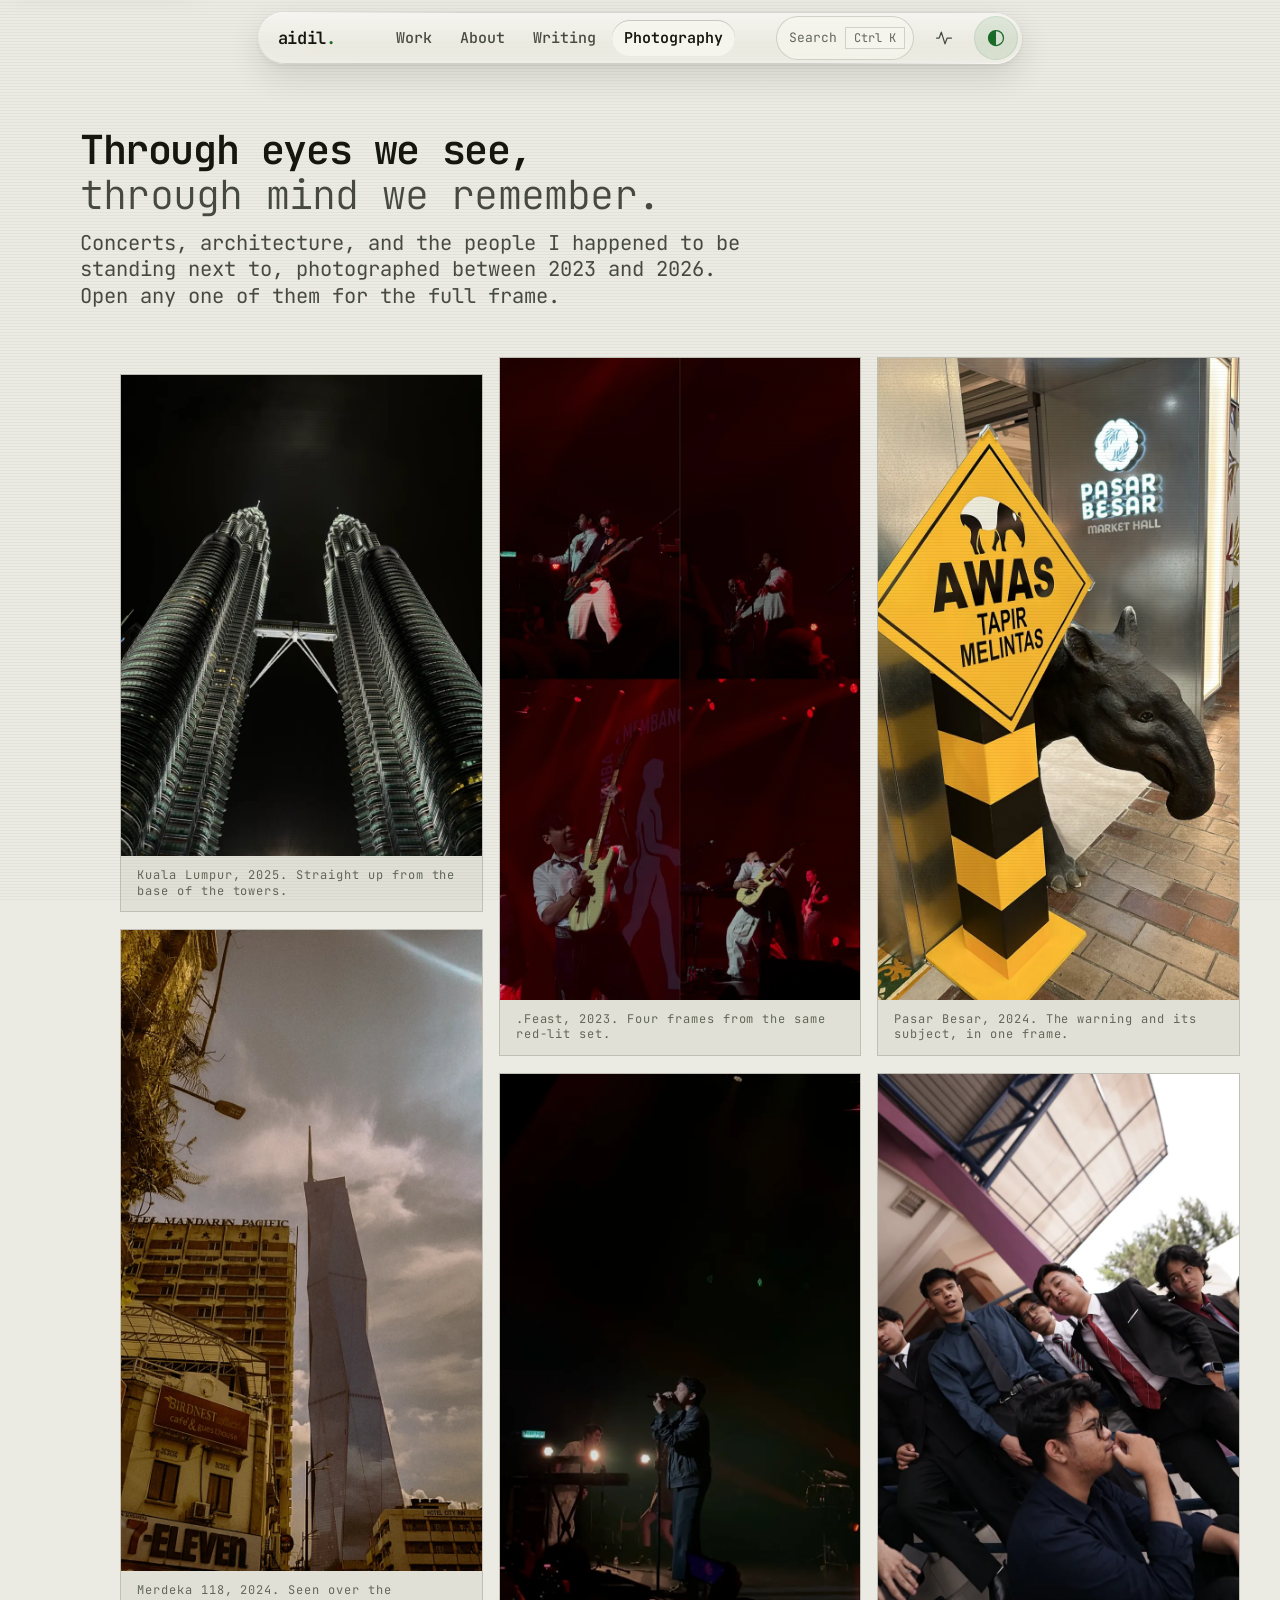
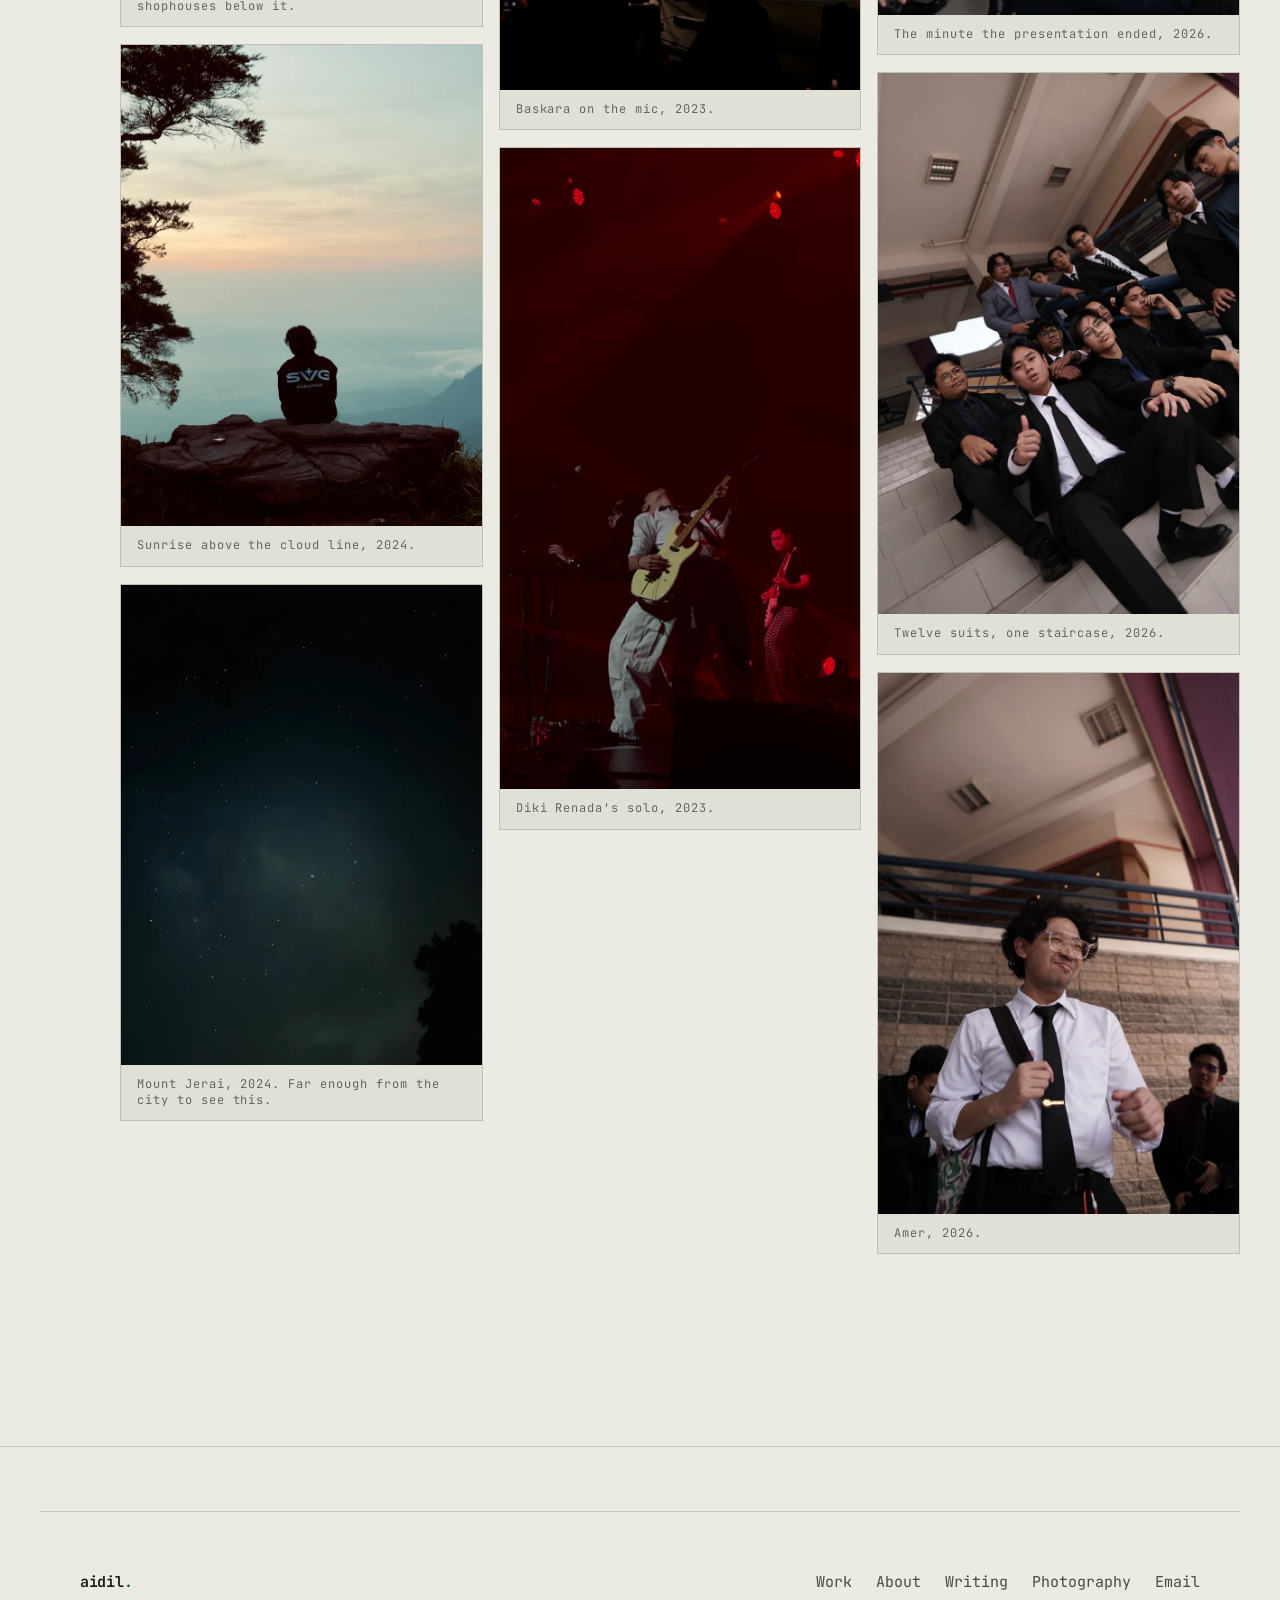
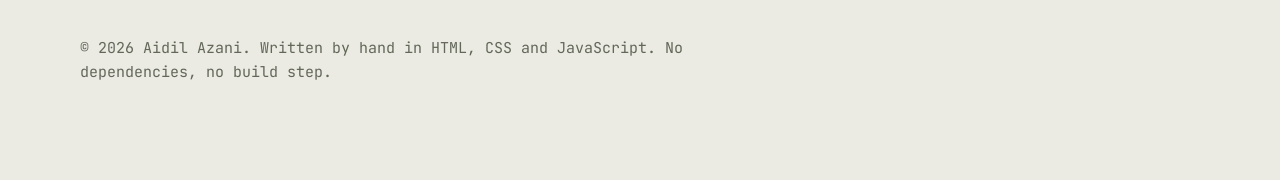
<file: photography.html>
<!DOCTYPE html>
<html lang="en" class="no-js" data-theme="dark" data-motion="full">

<head>
    <meta charset="UTF-8">
    <meta name="viewport" content="width=device-width, initial-scale=1.0">

    <title>Photography - Aidil Azani</title>
    <meta name="description"
        content="Concerts, architecture and the people I was with. Photographs taken between 2023 and 2026 by Aidil Azani, in Malaysia.">

    <!-- Seed theme + motion before first paint so neither flashes. -->
    <script>
        (function () {
            var t, m; try { t = localStorage.getItem('theme'); m = localStorage.getItem('motion'); } catch (e) { }
            var d = document.documentElement;
            d.className = d.className.replace(/\bno-js\b/, 'js');
            d.setAttribute('data-theme', t === 'light' ? 'light' : 'dark');
            d.setAttribute('data-motion', m === 'reduced' ? 'reduced' : 'full');
        })();
    </script>

    <link rel="icon" href="favicon.svg">
    <link rel="manifest" href="site.webmanifest">
    <meta name="theme-color" content="#0b0c0a" media="(prefers-color-scheme: dark)">
    <meta name="theme-color" content="#ecebe3" media="(prefers-color-scheme: light)">

    <link rel="preconnect" href="https://fonts.googleapis.com">
    <link rel="preconnect" href="https://fonts.gstatic.com" crossorigin>
    <link rel="stylesheet"
        href="https://fonts.googleapis.com/css2?family=JetBrains+Mono:wght@300..800&display=swap">

    <link rel="stylesheet" href="css/tokens.css">
    <link rel="stylesheet" href="css/main.css">
    <link rel="stylesheet" href="css/ascii.css">

    <link rel="canonical" href="https://haidilazani.github.io/Portfolio/photography.html">

    <meta property="og:type" content="website">
    <meta property="og:site_name" content="Aidil Azani">
    <meta property="og:url" content="https://haidilazani.github.io/Portfolio/photography.html">
    <meta property="og:title" content="Photography - Aidil Azani">
    <meta property="og:description"
        content="Concerts, architecture and the people I was with. Photographs taken between 2023 and 2026.">
    <meta property="og:image" content="https://haidilazani.github.io/Portfolio/images/optimized/about-800.jpg">
    <meta property="og:image:width" content="800">
    <meta property="og:image:height" content="800">
    <meta property="og:image:alt" content="Aidil Azani">
    <meta name="twitter:card" content="summary_large_image">
    <meta name="twitter:site" content="@aidilazani">
    <meta name="twitter:creator" content="@aidilazani">
    <meta name="twitter:title" content="Photography - Aidil Azani">
    <meta name="twitter:description"
        content="Concerts, architecture and the people I was with. Photographs taken between 2023 and 2026.">
    <meta name="twitter:image" content="https://haidilazani.github.io/Portfolio/images/optimized/about-800.jpg">

    <script type="application/ld+json">
    {
      "@context": "https://schema.org",
      "@type": "WebSite",
      "name": "Aidil Azani",
      "url": "https://haidilazani.github.io/Portfolio/",
      "inLanguage": "en",
      "author": { "@type": "Person", "name": "Aidil Azani" }
    }
    </script>
</head>

<body>

    <a class="skip-link" href="#main">Skip to content</a>

    <header class="site-nav" data-nav>
        <nav class="nav-inner" aria-label="Primary">
            <a class="nav-logo" href="index.html">aidil<span>.</span></a>
            <ul class="nav-links">
                <li class="nav-indicator" aria-hidden="true"></li>
                <li><a href="work.html">Work</a></li>
                <li><a href="about.html">About</a></li>
                <li><a href="blog.html">Writing</a></li>
                <li><a href="photography.html" aria-current="page">Photography</a></li>
            </ul>
            <div class="nav-actions">
                <button class="cmdk-trigger" type="button" data-cmdk-open>Search <kbd>&#8984;K</kbd></button>
                <button class="icon-btn" type="button" data-motion-toggle aria-pressed="false"
                    aria-label="Toggle reduced motion">
                    <svg viewBox="0 0 24 24" width="18" height="18" fill="none" stroke="currentColor"
                        stroke-width="1.6" stroke-linecap="round" stroke-linejoin="round" aria-hidden="true"
                        focusable="false">
                        <path d="M3 12h3.2l2.6-7 4.4 14 2.6-7H21" />
                    </svg>
                </button>
                <button class="icon-btn" type="button" data-theme-toggle aria-pressed="false"
                    aria-label="Toggle colour theme">
                    <svg viewBox="0 0 24 24" width="18" height="18" fill="none" stroke="currentColor"
                        stroke-width="1.6" aria-hidden="true" focusable="false">
                        <circle cx="12" cy="12" r="9" />
                        <path d="M12 3a9 9 0 0 0 0 18z" fill="currentColor" stroke="none" />
                    </svg>
                </button>
            </div>
        </nav>
    </header>

    <main id="main">

        <section class="section">
            <div class="container">

                <div class="section-head" data-reveal style="--reveal-i: 0">
                    <h1 class="section-title">Through eyes we see, <em class="accent-word">through mind we
                            remember.</em></h1>
                    <p class="section-sub">Concerts, architecture, and the people I happened to be standing next to,
                        photographed between 2023 and 2026. Open any one of them for the full frame.</p>
                </div>

                <!--
                  js/photos.js exposes window.PHOTOS; js/app.js builds .photo-card
                  entries into this grid and wires them to the lightbox below.
                  The noscript block underneath renders instead when JS is off.
                -->
                <div class="photo-grid" data-photo-grid></div>

                <noscript>
                    <div class="photo-grid">
                        <figure class="photo-card">
                            <img src="images/optimized/petronas-towers-800.jpg"
                                alt="The Petronas Twin Towers in Kuala Lumpur, shot straight up from the base at dusk"
                                width="800" height="1066" loading="lazy" decoding="async">
                            <figcaption class="photo-caption">Kuala Lumpur, 2025. Straight up from the base of the towers.</figcaption>
                        </figure>
                        <figure class="photo-card">
                            <img src="images/optimized/mount-jerai-sky-800.jpg"
                                alt="Cloud layers over the ridgeline seen from the summit of Mount Jerai"
                                width="800" height="1066" loading="lazy" decoding="async">
                            <figcaption class="photo-caption">Mount Jerai, 2024. Far enough from the city to see this.</figcaption>
                        </figure>
                        <figure class="photo-card">
                            <img src="images/optimized/merdeka-118-800.jpg"
                                alt="Merdeka 118 rising above the shophouses of the Kuala Lumpur skyline"
                                width="800" height="1422" loading="lazy" decoding="async">
                            <figcaption class="photo-caption">Merdeka 118, 2024. Seen over the shophouses below it.</figcaption>
                        </figure>
                        <figure class="photo-card">
                            <img src="images/optimized/baskara-on-the-mic-800.jpg"
                                alt="Baskara singing into a microphone under stage lights at a live show"
                                width="800" height="1366" loading="lazy" decoding="async">
                            <figcaption class="photo-caption">Baskara on the mic, 2023.</figcaption>
                        </figure>
                    </div>
                </noscript>

            </div>
        </section>

    </main>

    <footer class="site-footer">
        <div class="container footer-inner">
            <p class="footer-brand"><a href="index.html">aidil<span>.</span></a></p>
            <nav class="footer-links" aria-label="Footer">
                <a href="work.html">Work</a>
                <a href="about.html">About</a>
                <a href="blog.html">Writing</a>
                <a href="photography.html">Photography</a>
                <a href="mailto:haidilazani@gmail.com">Email</a>
            </nav>
            <p class="footer-meta">&copy; 2026 Aidil Azani. Written by hand in HTML, CSS and JavaScript. No
                dependencies, no build step.</p>
        </div>
    </footer>

    <!-- Lightbox -->
    <div class="lightbox" data-lightbox role="dialog" aria-modal="true" aria-label="Photo viewer" hidden>
        <button class="lightbox-close" type="button" aria-label="Close photo viewer">
            <svg viewBox="0 0 24 24" width="22" height="22" fill="none" stroke="currentColor" stroke-width="1.6"
                stroke-linecap="round" aria-hidden="true" focusable="false">
                <path d="M6 6l12 12M18 6L6 18" />
            </svg>
        </button>
        <button class="lightbox-prev" type="button" aria-label="Previous photo">
            <svg viewBox="0 0 24 24" width="22" height="22" fill="none" stroke="currentColor" stroke-width="1.6"
                stroke-linecap="round" stroke-linejoin="round" aria-hidden="true" focusable="false">
                <path d="M15 5l-7 7 7 7" />
            </svg>
        </button>
        <img class="lightbox-img"
            src="[data-uri]" alt="" width="1600"
            height="1067">
        <button class="lightbox-next" type="button" aria-label="Next photo">
            <svg viewBox="0 0 24 24" width="22" height="22" fill="none" stroke="currentColor" stroke-width="1.6"
                stroke-linecap="round" stroke-linejoin="round" aria-hidden="true" focusable="false">
                <path d="M9 5l7 7-7 7" />
            </svg>
        </button>
        <p class="lightbox-meta" aria-live="polite"></p>
    </div>

    <!-- Command palette -->
    <div class="cmdk" data-cmdk hidden>
        <div class="cmdk-panel" aria-label="Search this site">
            <input class="cmdk-input" type="search" autocomplete="off" spellcheck="false"
                placeholder="Search pages, projects and writing" aria-label="Search pages, projects and writing">
            <ul class="cmdk-list">
                <li><a class="cmdk-item" href="work.html">Work</a></li>
                <li><a class="cmdk-item" href="about.html">About</a></li>
                <li><a class="cmdk-item" href="blog.html">Writing</a></li>
                <li><a class="cmdk-item" href="photography.html">Photography</a></li>
                <li><a class="cmdk-item" href="index.html#contact">Contact</a></li>
                <li><a class="cmdk-item" href="https://github.com/haidilazani/FYP-1" target="_blank"
                        rel="noopener">GeoTour source</a></li>
                <li><a class="cmdk-item" href="https://haidilazani.github.io/Assignment/" target="_blank"
                        rel="noopener">Buttermax study</a></li>
                <li><a class="cmdk-item" href="https://github.com/haidilazani" target="_blank"
                        rel="noopener">GitHub</a></li>
                <li><a class="cmdk-item" href="mailto:haidilazani@gmail.com">Email Aidil</a></li>
            </ul>
            <p class="cmdk-empty" hidden>Nothing matches that.</p>
        </div>
    </div>

    <script src="js/photos.js" defer></script>
    <script src="js/app.js" defer></script>
</body>

</html>
</file>
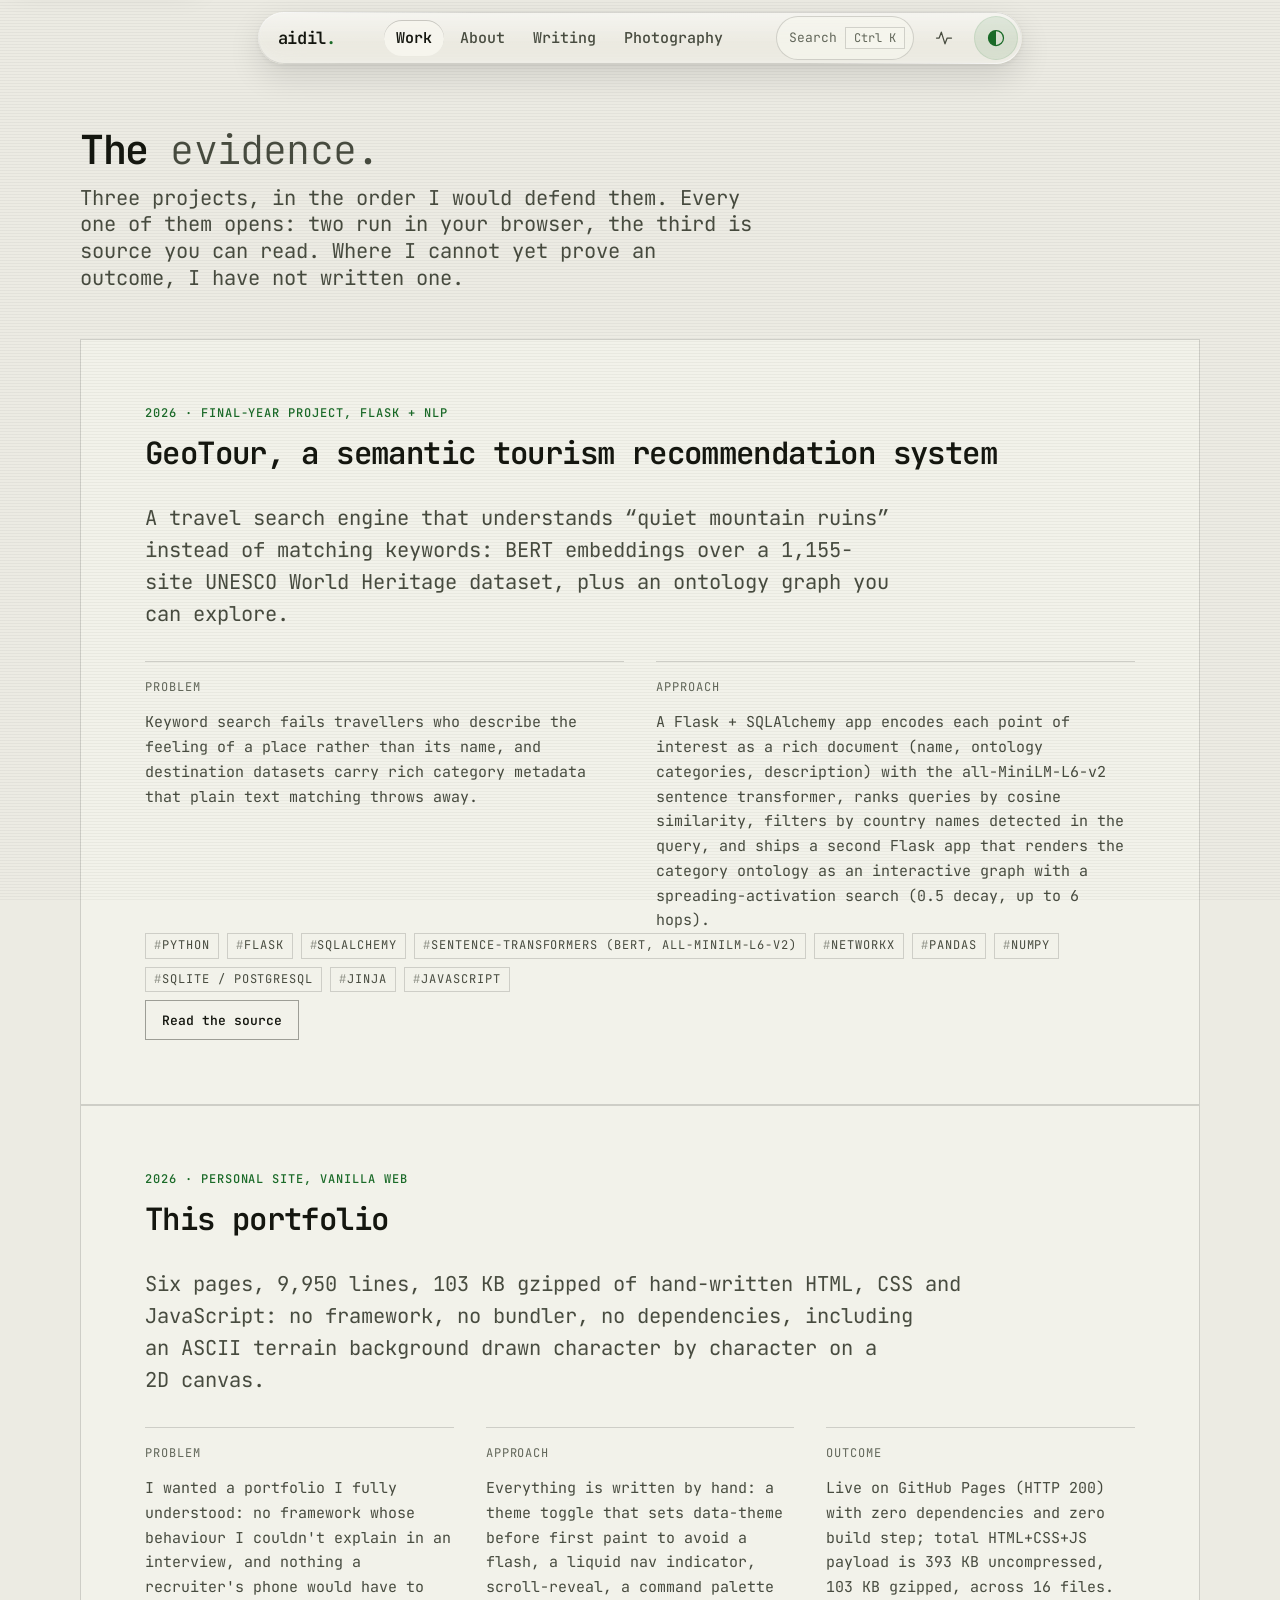
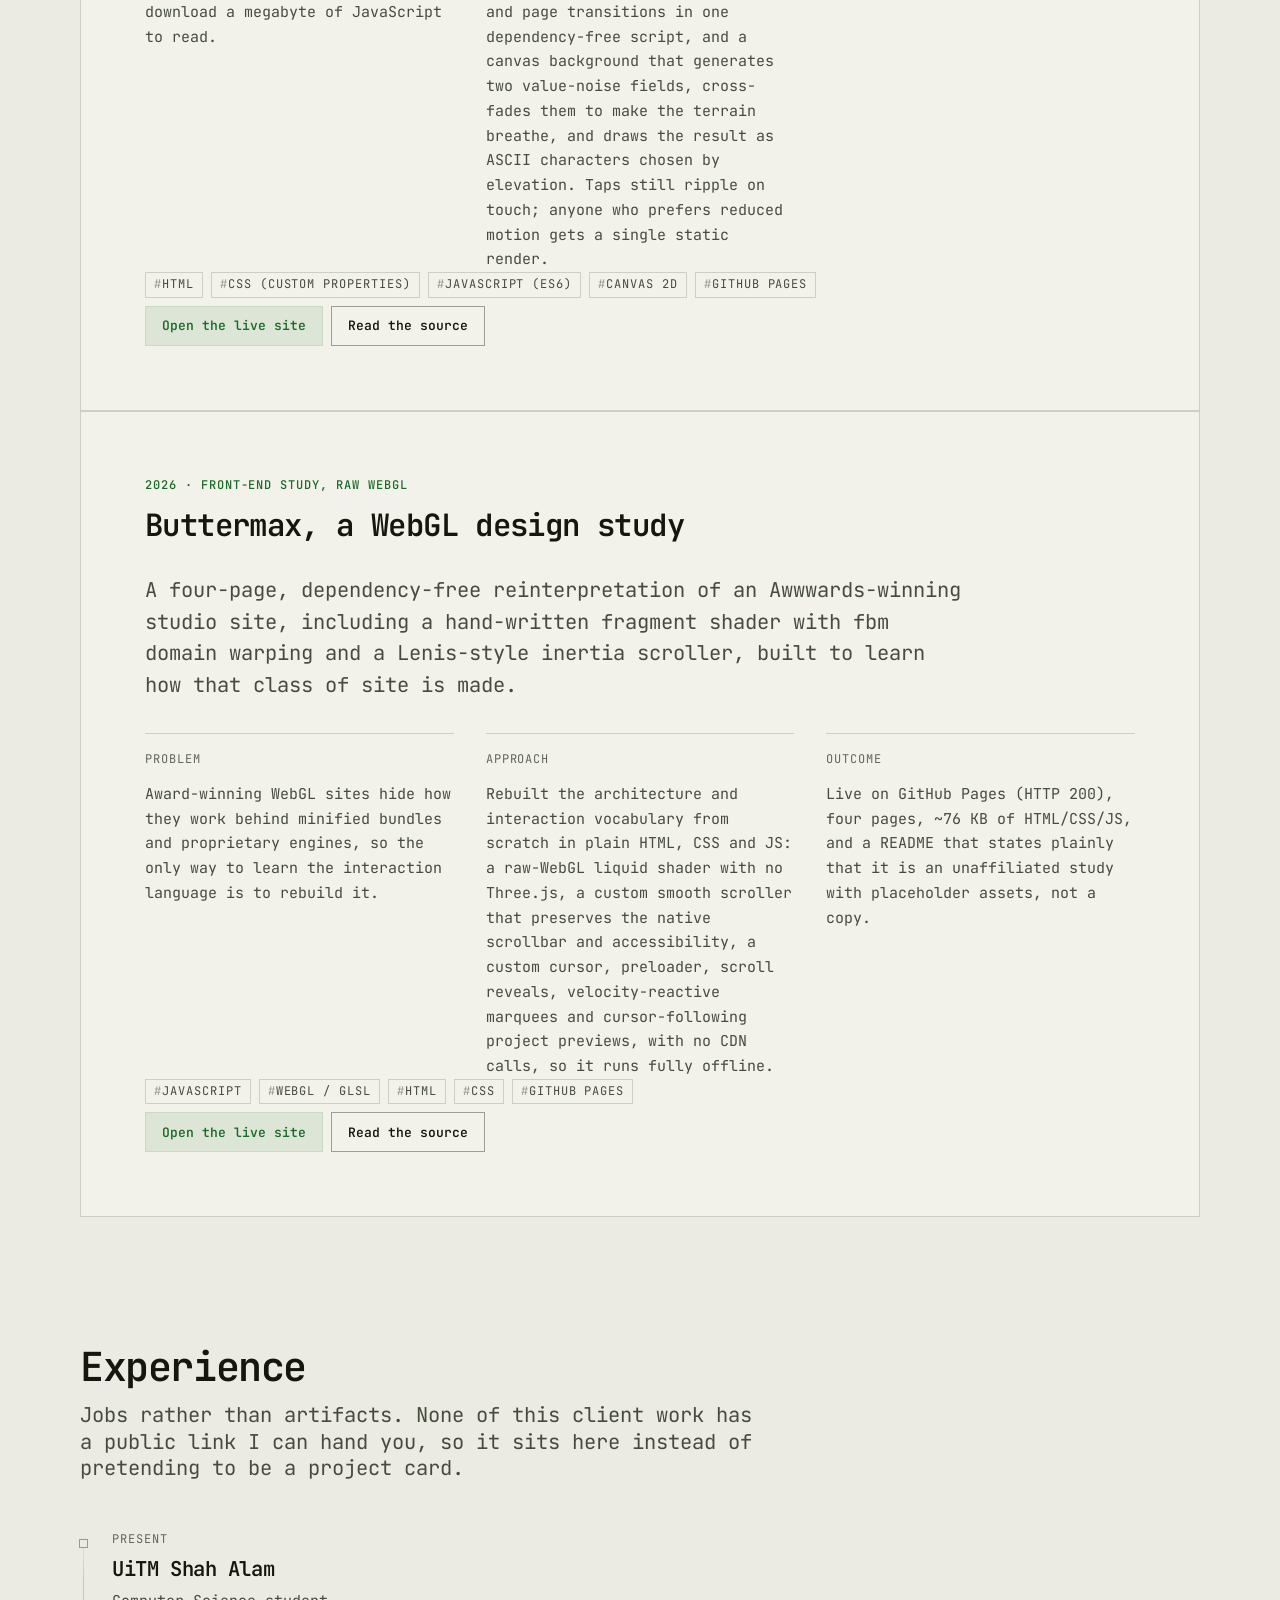
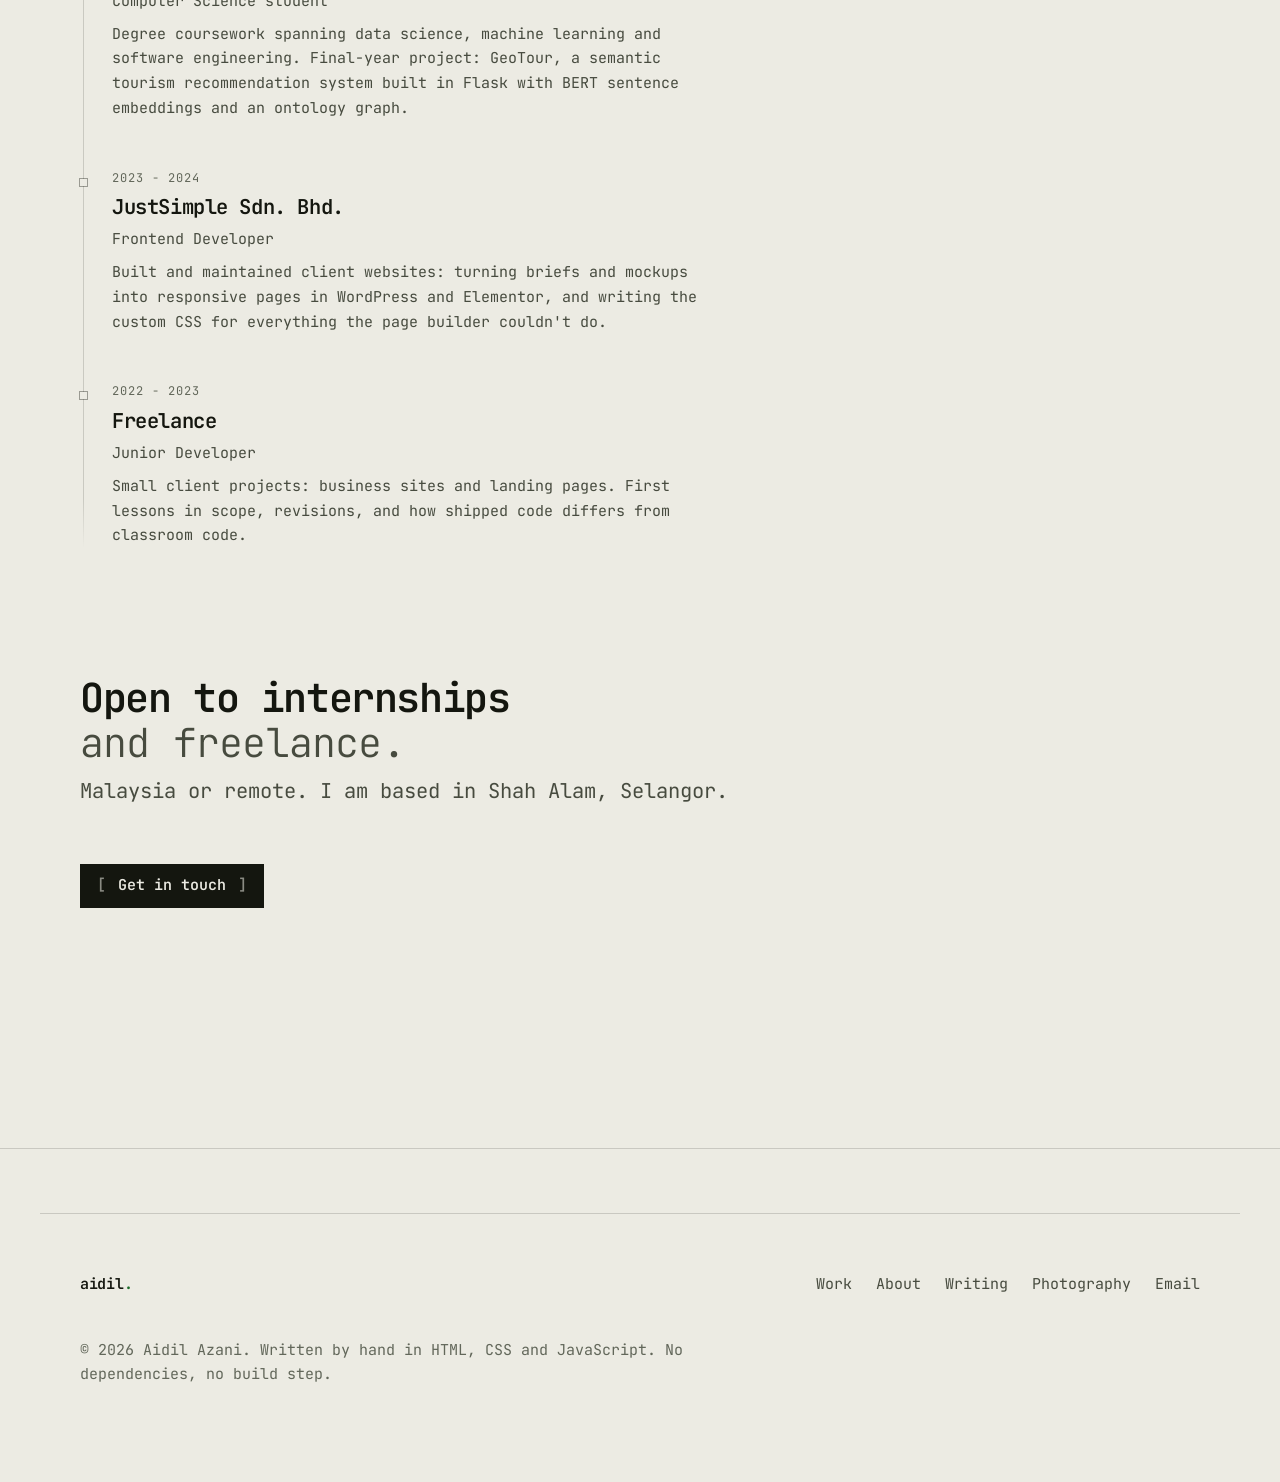
<file: work.html>
<!DOCTYPE html>
<html lang="en" class="no-js" data-theme="dark" data-motion="full">

<head>
    <meta charset="UTF-8">
    <meta name="viewport" content="width=device-width, initial-scale=1.0">

    <title>Work - Aidil Azani</title>
    <meta name="description"
        content="Three projects with real links: GeoTour, a semantic tourism search engine in Flask; this hand-written portfolio; and a raw-WebGL front-end study. Plus where I have worked.">

    <!-- Seed theme + motion before first paint so neither flashes. -->
    <script>
        (function () {
            var t, m; try { t = localStorage.getItem('theme'); m = localStorage.getItem('motion'); } catch (e) { }
            var d = document.documentElement;
            d.className = d.className.replace(/\bno-js\b/, 'js');
            d.setAttribute('data-theme', t === 'light' ? 'light' : 'dark');
            d.setAttribute('data-motion', m === 'reduced' ? 'reduced' : 'full');
        })();
    </script>

    <link rel="icon" href="favicon.svg">
    <link rel="manifest" href="site.webmanifest">
    <meta name="theme-color" content="#0b0c0a" media="(prefers-color-scheme: dark)">
    <meta name="theme-color" content="#ecebe3" media="(prefers-color-scheme: light)">

    <link rel="preconnect" href="https://fonts.googleapis.com">
    <link rel="preconnect" href="https://fonts.gstatic.com" crossorigin>
    <link rel="stylesheet"
        href="https://fonts.googleapis.com/css2?family=JetBrains+Mono:wght@300..800&display=swap">

    <link rel="stylesheet" href="css/tokens.css">
    <link rel="stylesheet" href="css/main.css">
    <link rel="stylesheet" href="css/stack.css">
    <link rel="stylesheet" href="css/ascii.css">

    <link rel="canonical" href="https://haidilazani.github.io/Portfolio/work.html">

    <meta property="og:type" content="website">
    <meta property="og:site_name" content="Aidil Azani">
    <meta property="og:url" content="https://haidilazani.github.io/Portfolio/work.html">
    <meta property="og:title" content="Work - Aidil Azani">
    <meta property="og:description"
        content="Three projects with real links: a semantic tourism search engine in Flask, this hand-written portfolio, and a raw-WebGL front-end study.">
    <meta property="og:image" content="https://haidilazani.github.io/Portfolio/images/optimized/about-800.jpg">
    <meta property="og:image:width" content="800">
    <meta property="og:image:height" content="800">
    <meta property="og:image:alt" content="Aidil Azani">
    <meta name="twitter:card" content="summary_large_image">
    <meta name="twitter:site" content="@aidilazani">
    <meta name="twitter:creator" content="@aidilazani">
    <meta name="twitter:title" content="Work - Aidil Azani">
    <meta name="twitter:description"
        content="Three projects with real links: a semantic tourism search engine in Flask, this hand-written portfolio, and a raw-WebGL front-end study.">
    <meta name="twitter:image" content="https://haidilazani.github.io/Portfolio/images/optimized/about-800.jpg">

    <script type="application/ld+json">
    {
      "@context": "https://schema.org",
      "@type": "WebSite",
      "name": "Aidil Azani",
      "url": "https://haidilazani.github.io/Portfolio/",
      "inLanguage": "en",
      "author": { "@type": "Person", "name": "Aidil Azani" }
    }
    </script>
</head>

<body>

    <a class="skip-link" href="#main">Skip to content</a>

    <header class="site-nav" data-nav>
        <nav class="nav-inner" aria-label="Primary">
            <a class="nav-logo" href="index.html">aidil<span>.</span></a>
            <ul class="nav-links">
                <li class="nav-indicator" aria-hidden="true"></li>
                <li><a href="work.html" aria-current="page">Work</a></li>
                <li><a href="about.html">About</a></li>
                <li><a href="blog.html">Writing</a></li>
                <li><a href="photography.html">Photography</a></li>
            </ul>
            <div class="nav-actions">
                <button class="cmdk-trigger" type="button" data-cmdk-open>Search <kbd>&#8984;K</kbd></button>
                <button class="icon-btn" type="button" data-motion-toggle aria-pressed="false"
                    aria-label="Toggle reduced motion">
                    <svg viewBox="0 0 24 24" width="18" height="18" fill="none" stroke="currentColor"
                        stroke-width="1.6" stroke-linecap="round" stroke-linejoin="round" aria-hidden="true"
                        focusable="false">
                        <path d="M3 12h3.2l2.6-7 4.4 14 2.6-7H21" />
                    </svg>
                </button>
                <button class="icon-btn" type="button" data-theme-toggle aria-pressed="false"
                    aria-label="Toggle colour theme">
                    <svg viewBox="0 0 24 24" width="18" height="18" fill="none" stroke="currentColor"
                        stroke-width="1.6" aria-hidden="true" focusable="false">
                        <circle cx="12" cy="12" r="9" />
                        <path d="M12 3a9 9 0 0 0 0 18z" fill="currentColor" stroke="none" />
                    </svg>
                </button>
            </div>
        </nav>
    </header>

    <main id="main">

        <!-- ================================================================
             Case studies
             ================================================================ -->
        <section class="section">
            <div class="container">

                <div class="section-head" data-reveal style="--reveal-i: 0">
                    <h1 class="section-title">The <em class="accent-word">evidence.</em></h1>
                    <p class="section-sub">Three projects, in the order I would defend them. Every one of them
                        opens: two run in your browser, the third is source you can read. Where I cannot yet prove
                        an outcome, I have not written one.</p>
                </div>

                <!-- GeoTour is source-only: no hosted demo yet, and no measured
                     result to state, so this case study deliberately ends at
                     Approach rather than claiming an Outcome. -->
                <article class="case" data-stack-item data-reveal style="--reveal-i: 1">
                    <p class="case-label">2026 &#183; Final-year project, Flask + NLP</p>
                    <h2 class="case-title">GeoTour, a semantic tourism recommendation system</h2>
                    <p class="case-lede">A travel search engine that understands &#8220;quiet mountain ruins&#8221;
                        instead of matching keywords: BERT embeddings over a 1,155-site UNESCO World Heritage
                        dataset, plus an ontology graph you can explore.</p>

                    <div class="case-grid">
                        <div class="case-block" data-label="Problem">
                            <p>Keyword search fails travellers who describe the feeling of a place rather than its
                                name, and destination datasets carry rich category metadata that plain text matching
                                throws away.</p>
                        </div>
                        <div class="case-block" data-label="Approach">
                            <p>A Flask + SQLAlchemy app encodes each point of interest as a rich document (name,
                                ontology categories, description) with the all-MiniLM-L6-v2 sentence transformer,
                                ranks queries by cosine similarity, filters by country names detected in the query,
                                and ships a second Flask app that renders the category ontology as an interactive
                                graph with a spreading-activation search (0.5 decay, up to 6 hops).</p>
                        </div>
                    </div>

                    <ul class="project-stack">
                        <li class="tag">Python</li>
                        <li class="tag">Flask</li>
                        <li class="tag">SQLAlchemy</li>
                        <li class="tag">sentence-transformers (BERT, all-MiniLM-L6-v2)</li>
                        <li class="tag">NetworkX</li>
                        <li class="tag">pandas</li>
                        <li class="tag">NumPy</li>
                        <li class="tag">SQLite / PostgreSQL</li>
                        <li class="tag">Jinja</li>
                        <li class="tag">JavaScript</li>
                    </ul>

                    <div class="project-links">
                        <a class="pill-link pill-link--repo" href="https://github.com/haidilazani/FYP-1"
                            target="_blank" rel="noopener">Read the source</a>
                    </div>
                </article>

                <!-- This portfolio: linkState "live". -->
                <article class="case" data-stack-item data-reveal style="--reveal-i: 2">
                    <p class="case-label">2026 &#183; Personal site, vanilla web</p>
                    <h2 class="case-title">This portfolio</h2>
                    <p class="case-lede">Six pages, 9,950 lines, 103 KB gzipped of hand-written HTML, CSS and JavaScript: no
                        framework, no bundler, no dependencies, including an ASCII terrain background drawn character by character on a 2D canvas.</p>

                    <div class="case-grid">
                        <div class="case-block" data-label="Problem">
                            <p>I wanted a portfolio I fully understood: no framework whose behaviour I couldn't
                                explain in an interview, and nothing a recruiter's phone would have to download a
                                megabyte of JavaScript to read.</p>
                        </div>
                        <div class="case-block" data-label="Approach">
                            <p>Everything is written by hand: a theme toggle that sets data-theme before first paint
                                to avoid a flash, a liquid nav indicator, scroll-reveal, a command
                                palette and page transitions in one dependency-free script, and a canvas background
                                that generates two value-noise fields, cross-fades them to make the terrain breathe,
                                and draws the result as ASCII characters chosen by elevation. Taps still
                                ripple on touch; anyone who prefers reduced motion gets a single static render.</p>
                        </div>
                        <div class="case-block" data-label="Outcome">
                            <p>Live on GitHub Pages (HTTP 200) with zero dependencies and zero build step; total
                                HTML+CSS+JS payload is 393 KB uncompressed, 103 KB gzipped, across 16 files.</p>
                        </div>
                    </div>

                    <ul class="project-stack">
                        <li class="tag">HTML</li>
                        <li class="tag">CSS (custom properties)</li>
                        <li class="tag">JavaScript (ES6)</li>
                        <li class="tag">Canvas 2D</li>
                        <li class="tag">GitHub Pages</li>
                    </ul>

                    <div class="project-links">
                        <a class="pill-link pill-link--live" href="https://haidilazani.github.io/Portfolio/"
                            target="_blank" rel="noopener">Open the live site</a>
                        <a class="pill-link pill-link--repo" href="https://github.com/haidilazani/Portfolio"
                            target="_blank" rel="noopener">Read the source</a>
                    </div>
                </article>

                <!-- Buttermax: linkState "live". -->
                <article class="case" data-stack-item data-reveal style="--reveal-i: 3">
                    <p class="case-label">2026 &#183; Front-end study, raw WebGL</p>
                    <h2 class="case-title">Buttermax, a WebGL design study</h2>
                    <p class="case-lede">A four-page, dependency-free reinterpretation of an Awwwards-winning studio
                        site, including a hand-written fragment shader with fbm domain warping and a Lenis-style
                        inertia scroller, built to learn how that class of site is made.</p>

                    <div class="case-grid">
                        <div class="case-block" data-label="Problem">
                            <p>Award-winning WebGL sites hide how they work behind minified bundles and proprietary
                                engines, so the only way to learn the interaction language is to rebuild it.</p>
                        </div>
                        <div class="case-block" data-label="Approach">
                            <p>Rebuilt the architecture and interaction vocabulary from scratch in plain HTML, CSS
                                and JS: a raw-WebGL liquid shader with no Three.js, a custom smooth scroller that
                                preserves the native scrollbar and accessibility, a custom cursor, preloader, scroll
                                reveals, velocity-reactive marquees and cursor-following project previews, with no
                                CDN calls, so it runs fully offline.</p>
                        </div>
                        <div class="case-block" data-label="Outcome">
                            <p>Live on GitHub Pages (HTTP 200), four pages, ~76 KB of HTML/CSS/JS, and a README that
                                states plainly that it is an unaffiliated study with placeholder assets, not a copy.
                            </p>
                        </div>
                    </div>

                    <ul class="project-stack">
                        <li class="tag">JavaScript</li>
                        <li class="tag">WebGL / GLSL</li>
                        <li class="tag">HTML</li>
                        <li class="tag">CSS</li>
                        <li class="tag">GitHub Pages</li>
                    </ul>

                    <div class="project-links">
                        <a class="pill-link pill-link--live" href="https://haidilazani.github.io/Assignment/"
                            target="_blank" rel="noopener">Open the live site</a>
                        <a class="pill-link pill-link--repo" href="https://github.com/haidilazani/Assignment"
                            target="_blank" rel="noopener">Read the source</a>
                    </div>
                </article>

            </div>
        </section>

        <!-- ================================================================
             Experience — work with no linkable artifact lives here, not
             as a project card pretending to have a URL.
             ================================================================ -->
        <section class="section" id="experience">
            <div class="container">

                <div class="section-head" data-reveal style="--reveal-i: 0">
                    <h2 class="section-title">Experience</h2>
                    <p class="section-sub">Jobs rather than artifacts. None of this client work has a public link I
                        can hand you, so it sits here instead of pretending to be a project card.</p>
                </div>

                <ol class="timeline">
                    <li class="timeline-item" data-reveal style="--reveal-i: 1">
                        <p class="timeline-when">Present</p>
                        <h3 class="timeline-org">UiTM Shah Alam</h3>
                        <p class="timeline-role">Computer Science student</p>
                        <p class="timeline-detail">Degree coursework spanning data science, machine learning and
                            software engineering. Final-year project: GeoTour, a semantic tourism recommendation
                            system built in Flask with BERT sentence embeddings and an ontology graph.</p>
                    </li>
                    <li class="timeline-item" data-reveal style="--reveal-i: 2">
                        <p class="timeline-when">2023 - 2024</p>
                        <h3 class="timeline-org">JustSimple Sdn. Bhd.</h3>
                        <p class="timeline-role">Frontend Developer</p>
                        <p class="timeline-detail">Built and maintained client websites: turning briefs and mockups
                            into responsive pages in WordPress and Elementor, and writing the custom CSS for
                            everything the page builder couldn't do.</p>
                    </li>
                    <li class="timeline-item" data-reveal style="--reveal-i: 3">
                        <p class="timeline-when">2022 - 2023</p>
                        <h3 class="timeline-org">Freelance</h3>
                        <p class="timeline-role">Junior Developer</p>
                        <p class="timeline-detail">Small client projects: business sites and landing pages. First
                            lessons in scope, revisions, and how shipped code differs from classroom code.</p>
                    </li>
                </ol>

            </div>
        </section>

        <!-- ================================================================
             CTA
             ================================================================ -->
        <section class="section">
            <div class="container">
                <div class="section-head" data-reveal style="--reveal-i: 0">
                    <h2 class="section-title">Open to internships <em class="accent-word">and freelance.</em></h2>
                    <p class="section-sub">Malaysia or remote. I am based in Shah Alam, Selangor.</p>
                    <p class="section-foot"><a class="btn btn-primary" href="index.html#contact" data-magnetic>Get in
                            touch</a></p>
                </div>
            </div>
        </section>

    </main>

    <footer class="site-footer">
        <div class="container footer-inner">
            <p class="footer-brand"><a href="index.html">aidil<span>.</span></a></p>
            <nav class="footer-links" aria-label="Footer">
                <a href="work.html">Work</a>
                <a href="about.html">About</a>
                <a href="blog.html">Writing</a>
                <a href="photography.html">Photography</a>
                <a href="mailto:haidilazani@gmail.com">Email</a>
            </nav>
            <p class="footer-meta">&copy; 2026 Aidil Azani. Written by hand in HTML, CSS and JavaScript. No
                dependencies, no build step.</p>
        </div>
    </footer>

    <!-- Command palette -->
    <div class="cmdk" data-cmdk hidden>
        <div class="cmdk-panel" aria-label="Search this site">
            <input class="cmdk-input" type="search" autocomplete="off" spellcheck="false"
                placeholder="Search pages, projects and writing" aria-label="Search pages, projects and writing">
            <ul class="cmdk-list">
                <li><a class="cmdk-item" href="work.html">Work</a></li>
                <li><a class="cmdk-item" href="about.html">About</a></li>
                <li><a class="cmdk-item" href="blog.html">Writing</a></li>
                <li><a class="cmdk-item" href="photography.html">Photography</a></li>
                <li><a class="cmdk-item" href="index.html#contact">Contact</a></li>
                <li><a class="cmdk-item" href="https://github.com/haidilazani/FYP-1" target="_blank"
                        rel="noopener">GeoTour source</a></li>
                <li><a class="cmdk-item" href="https://haidilazani.github.io/Assignment/" target="_blank"
                        rel="noopener">Buttermax study</a></li>
                <li><a class="cmdk-item" href="https://github.com/haidilazani" target="_blank"
                        rel="noopener">GitHub</a></li>
                <li><a class="cmdk-item" href="mailto:haidilazani@gmail.com">Email Aidil</a></li>
            </ul>
            <p class="cmdk-empty" hidden>Nothing matches that.</p>
        </div>
    </div>

    <script src="js/app.js" defer></script>
    <script src="js/stack.js" defer></script>
</body>

</html>
</file>
<file: css/tokens.css>
/* ==========================================================================
   tokens.css — the single source of truth
   --------------------------------------------------------------------------
   Every colour, space, size, radius, duration and layer in this project is
   declared here and nowhere else. If a value is needed and it is not in this
   file, it belongs in this file — not inline in a component rule.

   Contains custom properties only. No selectors beyond :root / [data-theme].
   These are the single source of truth for colour, space, type and motion.
   ========================================================================== */

/* --------------------------------------------------------------------------
   Theme: dark (default)
   -------------------------------------------------------------------------- */
:root {
  color-scheme: dark;

  /* Surfaces -------------------------------------------------------------- */
  --bg:             #0b0c0a;
  --bg-elevated:    #141612;
  --bg-sunken:      #080907;
  --surface:        rgba(217, 221, 208, 0.045);
  --surface-hover:  rgba(217, 221, 208, 0.085);

  /* Text — contrast ratios measured against --bg (WCAG 2.1) ---------------- */
  --text:           #dcdfd2;  /* 14.2:1  AAA */
  --text-secondary: #a2a89a;  /*  7.6:1  AAA */
  --text-tertiary:  #8a9082;  /*  5.6:1  AA  */

  /* Accent ---------------------------------------------------------------- */
  /* --accent        fills, borders, rings, glows
     --accent-text   any accent-coloured TEXT (never use --accent for text)
     --accent-2      decorative only, never carries text                     */
  --accent:         #8bf08a;  /* 13.0:1 on --bg — phosphor */
  --accent-text:    #8bf08a;
  --accent-soft:    rgba(139, 240, 138, 0.12);
  --accent-2:       #ffb454;  /* amber, decorative only */

  /* Lines ----------------------------------------------------------------- */
  --border:         rgba(220, 223, 210, 0.16);
  --border-strong:  rgba(220, 223, 210, 0.34);

  /* Liquid glass ---------------------------------------------------------- */
  /* Web approximation of a frosted material: backdrop blur + saturation,
     a translucent fill, and a 1px top highlight for edge refraction.
     This is not Apple's Liquid Glass; it is a CSS approximation of it.      */
  --glass-bg:       rgba(16, 18, 14, 0.62);
  --glass-bg-solid: rgba(12, 14, 11, 0.80);
  --glass-border:   rgba(220, 223, 210, 0.22);
  --glass-shadow:   0 8px 32px rgba(0, 0, 0, 0.45);

  /* Island ---------------------------------------------------------------- */
  /* The nav capsule's glass. A tinted fill, a sheen that lenses its top
     half, a specular rim that pools light on the top-left and bottom-right
     edges, and a faint base ring so the edge never disappears. The --inv-
     twins are what the island wears over an inverse band (see home.css). */
  --island-bg:          rgba(16, 18, 14, 0.70);
  --island-sheen:       rgba(220, 223, 210, 0.08);
  --island-rim:         rgba(220, 223, 210, 0.34);
  --island-rim-soft:    rgba(220, 223, 210, 0.10);
  --island-shadow:      0 12px 32px rgba(0, 0, 0, 0.42), 0 2px 6px rgba(0, 0, 0, 0.24);
  --inv-island-bg:        rgba(236, 235, 227, 0.78);
  --inv-island-sheen:     rgba(255, 255, 255, 0.50);
  --inv-island-rim:       rgba(255, 255, 255, 0.90);
  --inv-island-rim-soft:  rgba(20, 22, 15, 0.14);
  --inv-island-shadow:    0 12px 32px rgba(0, 0, 0, 0.12), 0 2px 6px rgba(0, 0, 0, 0.06);

  /* Danger ---------------------------------------------------------------- */
  /* NOT in contract §2. Added because §4 requires "real error + status
     styling" on .contact-form and §2 ships no error colour. Same split as
     the accent: a fill/border colour and a separate text colour.            */
  --danger:         #ff453a;
  --danger-text:    #ff6961;  /* 7.09:1 on --bg, AAA */
  --danger-soft:    rgba(255, 69, 58, 0.12);

  /* Inverse band ------------------------------------------------------------
     The home page alternates full-width bands. A base band uses the theme's
     own tokens; an inverse band re-points them at the other theme's values,
     so every component inside it (buttons, fields, cards, focus ring) flips
     with no per-component rule. In dark the inverse band is light paper.   */
  --inv-scheme:           light;
  --inv-bg:               #ecebe3;
  --inv-bg-elevated:      #f6f5ee;
  --inv-bg-sunken:        #e1e0d6;
  --inv-surface:          rgba(20, 22, 15, 0.04);
  --inv-surface-hover:    rgba(20, 22, 15, 0.07);
  --inv-text:             #14160f;
  --inv-text-secondary:   #474b3f;
  --inv-text-tertiary:    #62675a;
  --inv-accent:           #1f7a2e;
  --inv-accent-text:      #1a6a28;
  --inv-accent-soft:      rgba(31, 122, 46, 0.10);
  --inv-border:           rgba(20, 22, 15, 0.16);
  --inv-border-strong:    rgba(20, 22, 15, 0.38);
  --inv-danger:           #d70015;
  --inv-danger-text:      #d70015;
  --inv-danger-soft:      rgba(215, 0, 21, 0.08);
}

/* --------------------------------------------------------------------------
   Theme: light
   Not an inversion. Glass gets more body, borders flip to warm black, the
   accent splits into a fill colour and a darker text colour that passes AA.
   -------------------------------------------------------------------------- */
[data-theme="light"] {
  color-scheme: light;

  /* Surfaces */
  --bg:             #ecebe3;
  --bg-elevated:    #f6f5ee;
  --bg-sunken:      #e1e0d6;
  --surface:        rgba(246, 245, 238, 0.72);
  --surface-hover:  rgba(246, 245, 238, 0.95);

  /* Text */
  --text:           #14160f;
  --text-secondary: #474b3f;
  --text-tertiary:  #62675a;  /* 5.0:1 AA */

  /* Accent */
  --accent:         #1f7a2e;  /* fills only */
  --accent-text:    #1a6a28;  /* 5.4:1 AA — all accent-coloured text */
  --accent-soft:    rgba(31, 122, 46, 0.10);
  --accent-2:       #b36b00;

  /* Lines */
  --border:         rgba(20, 22, 15, 0.16);
  --border-strong:  rgba(20, 22, 15, 0.38);

  /* Liquid glass */
  --glass-bg:       rgba(246, 245, 238, 0.58);
  --glass-bg-solid: rgba(246, 245, 238, 0.82);
  --glass-border:   rgba(20, 22, 15, 0.20);
  --glass-shadow:   0 8px 32px rgba(20, 22, 15, 0.10);

  /* Island */
  --island-bg:          rgba(236, 235, 227, 0.78);
  --island-sheen:       rgba(255, 255, 255, 0.50);
  --island-rim:         rgba(255, 255, 255, 0.90);
  --island-rim-soft:    rgba(20, 22, 15, 0.14);
  --island-shadow:      0 12px 32px rgba(0, 0, 0, 0.12), 0 2px 6px rgba(0, 0, 0, 0.06);
  --inv-island-bg:        rgba(16, 18, 14, 0.70);
  --inv-island-sheen:     rgba(220, 223, 210, 0.08);
  --inv-island-rim:       rgba(220, 223, 210, 0.34);
  --inv-island-rim-soft:  rgba(220, 223, 210, 0.10);
  --inv-island-shadow:    0 12px 32px rgba(0, 0, 0, 0.42), 0 2px 6px rgba(0, 0, 0, 0.24);

  /* Danger */
  --danger:         #d70015;
  --danger-text:    #d70015;  /* 4.86:1 on --bg, AA */
  --danger-soft:    rgba(215, 0, 21, 0.08);

  /* Inverse band: in light the inverse band is the dark ink. */
  --inv-scheme:           dark;
  --inv-bg:               #0b0c0a;
  --inv-bg-elevated:      #141612;
  --inv-bg-sunken:        #080907;
  --inv-surface:          rgba(217, 221, 208, 0.045);
  --inv-surface-hover:    rgba(217, 221, 208, 0.085);
  --inv-text:             #dcdfd2;
  --inv-text-secondary:   #a2a89a;
  --inv-text-tertiary:    #8a9082;
  --inv-accent:           #8bf08a;
  --inv-accent-text:      #8bf08a;
  --inv-accent-soft:      rgba(139, 240, 138, 0.12);
  --inv-border:           rgba(220, 223, 210, 0.16);
  --inv-border-strong:    rgba(220, 223, 210, 0.34);
  --inv-danger:           #ff453a;
  --inv-danger-text:      #ff6961;
  --inv-danger-soft:      rgba(255, 69, 58, 0.12);
}

/* --------------------------------------------------------------------------
   Theme-independent scales
   Declared once on :root so they survive any [data-theme] switch.
   -------------------------------------------------------------------------- */
:root {

  /* Paper ------------------------------------------------------------------ */
  /* A theme-independent near-white. The home page's sliding project word is
     painted in it with mix-blend-mode: difference, so it inverts whatever
     photograph it crosses and stays legible in both themes.                 */
  --paper: #ecebe3;

  /* Space ----------------------------------------------------------------- */
  /* A geometric-ish scale. Never write a raw rem in a component rule.       */
  --s-1:  0.25rem;
  --s-2:  0.5rem;
  --s-3:  0.75rem;
  --s-4:  1rem;
  --s-5:  1.5rem;
  --s-6:  2rem;
  --s-7:  3rem;
  --s-8:  4rem;
  --s-9:  6rem;
  --s-10: 8rem;
  --s-11: 12rem;

  /* Rhythm & measure ------------------------------------------------------ */
  --section-y: clamp(4rem, 10vw, 8rem);      /* vertical beat between sections */
  --gutter:    clamp(1.25rem, 5vw, 2.5rem);  /* page side inset */
  --container: 1200px;                        /* max content width */
  --measure:   68ch;                          /* max line length for prose */

  /* Type — fluid, clamp()-driven ------------------------------------------ */
  --fs-mono:    0.75rem;
  --fs-xs:      0.8125rem;
  --fs-sm:      0.9375rem;
  --fs-base:    1.0625rem;
  --fs-lg:      clamp(1.125rem, 1.6vw, 1.375rem);
  --fs-xl:      clamp(1.5rem,  2.4vw, 2rem);
  --fs-2xl:     clamp(1.75rem, 3.4vw, 2.5rem);
  --fs-3xl:     clamp(2.125rem, 5vw, 3.75rem);
  --fs-display: clamp(2.5rem,  7.5vw, 6.25rem);

  /* Poster scale (home page). Decorative words: the hero marquee, the
     sliding project word and the footer wordmark are aria-hidden or plain
     links, so they may run past the display cap. --fs-title is litup's
     2-line bold section title; --fs-kicker its stacked uppercase label.   */
  --fs-kicker:  0.75rem;
  --fs-title:   clamp(1.5rem,  2.3vw, 2.25rem);
  --fs-hero:    clamp(2.125rem, 4.4vw, 4.25rem);
  --fs-roller:  clamp(2.5rem,  6vw,   5.5rem);
  --fs-prose-xl: clamp(1.375rem, 2.9vw, 2.75rem);
  --fs-mega:    clamp(3.5rem,  9vw,   9rem);
  --fs-poster:  clamp(5rem,    12vw,  11.5rem);
  --fs-wordmark: clamp(4.5rem,  17vw,  17rem);

  /* Typefaces ------------------------------------------------------------- */
  /* Inter      — everything structural
     Space Grotesk — headings and the accent phrase. A grotesk with distinctive
     letterforms, so headings carry character without resorting to a serif.
                               and nothing else
     JetBrains Mono — eyebrows, metadata, tags, proof bar, keyboard hints    */
  --font-mono:  "JetBrains Mono", ui-monospace, SFMono-Regular, Menlo, Consolas, monospace;
  /* ASCII theme: the whole site is set in one monospace face. The sans,
     display and poster slots are kept so no component rule has to change;
     they now all resolve to --font-mono.                                   */
  --font-sans:    var(--font-mono);
  --font-display: var(--font-mono);
  --font-poster:  var(--font-mono);

  /* Line heights ---------------------------------------------------------- */
  --lh-display: 1.02;
  --lh-tight:   1.12;
  --lh-snug:    1.3;
  --lh-body:    1.65;

  /* Letter spacing -------------------------------------------------------- */
  --ls-display: -0.035em;
  --ls-tight:   -0.02em;
  --ls-normal:  0em;
  --ls-mono:    0.08em;   /* uppercase mono runs */

  /* Radii ----------------------------------------------------------------- */
  /* ASCII theme: every corner is square, like a box drawn in characters.
     The scale is kept so components still reference a size by role.        */
  --r-sm:   0;
  --r-md:   0;
  --r-lg:   0;
  --r-xl:   0;
  --r-pill: 0;

  /* Motion ---------------------------------------------------------------- */
  --ease-spring: cubic-bezier(0.32, 0.72, 0, 1);
  --ease-out:    cubic-bezier(0.22, 1, 0.36, 1);
  /* Exponential ease-out: the long, confident settle of the home page's
     roller, reveals and marquee hand-offs. */
  --ease-expo:   cubic-bezier(0.19, 1, 0.22, 1);
  /* A spring with a small overshoot: the nav island's elastic morph. */
  --ease-island: cubic-bezier(0.34, 1.32, 0.64, 1);
  --dur-fast:    160ms;
  --dur-base:    280ms;
  --dur-slow:    600ms;
  --dur-morph:   520ms;
  --dur-reveal:  700ms;
  --dur-roll:    900ms;

  /* Layers ---------------------------------------------------------------- */
  /* Six slots. Never write a z-index that is not one of these.              */
  --z-canvas:  0;
  --z-base:    1;
  --z-sticky:  100;
  --z-nav:     200;
  --z-overlay: 900;
  --z-modal:   1000;
}

/* --------------------------------------------------------------------------
   Print
   Paper is light. A dark-theme page printed as-is is white ink on white
   stock, so the light values are reapplied here rather than hardcoding a
   colour into a print rule in main.css.
   -------------------------------------------------------------------------- */
@media print {
  :root,
  [data-theme="light"] {
    color-scheme: light;

    --bg:             #ffffff;
    --bg-elevated:    #ffffff;
    --bg-sunken:      #ffffff;
    --surface:        transparent;
    --surface-hover:  transparent;

    --text:           #000000;
    --text-secondary: #333333;
    --text-tertiary:  #555555;

    --accent:         #1a6a28;
    --accent-text:    #1a6a28;
    --accent-soft:    transparent;

    --border:         rgba(0, 0, 0, 0.25);
    --border-strong:  rgba(0, 0, 0, 0.45);

    --glass-bg:       transparent;
    --glass-bg-solid: transparent;
    --glass-border:   rgba(0, 0, 0, 0.25);
    --glass-shadow:   none;

    /* Bands print as paper too: no black slab on the page. */
    --inv-scheme:         light;
    --inv-bg:             #ffffff;
    --inv-bg-elevated:    #ffffff;
    --inv-bg-sunken:      #ffffff;
    --inv-surface:        transparent;
    --inv-surface-hover:  transparent;
    --inv-text:           #000000;
    --inv-text-secondary: #333333;
    --inv-text-tertiary:  #555555;
    --inv-accent:         #1a6a28;
    --inv-accent-text:    #1a6a28;
    --inv-accent-soft:    transparent;
    --inv-border:         rgba(0, 0, 0, 0.25);
    --inv-border-strong:  rgba(0, 0, 0, 0.45);
  }
}
</file>
<file: css/main.css>
/* ==========================================================================
   main.css — base, layout and components
   --------------------------------------------------------------------------
   Requires css/tokens.css to be loaded first.

   Rules of this file:
     1. No raw colour, no raw font-size. Every value comes from a token.
     2. The only literals are hairlines (1px) and a blur radius, both
        declared once in "Derived channels" below.
     3. Everything interactive has hover, active and focus-visible states,
        all eased on --ease-spring.
     4. Every animation is switched off by the reduced-motion block at the
        end of this file. No exceptions.

   Contents
     01  Derived channels
     02  Reset & base
     03  Focus, selection, skip link
     04  Typography
     05  Layout: container, section, section-head, grids
     06  Utilities: glass, visually-hidden, tabular
     07  Reveal contract
     08  Navigation shell
     09  Buttons
     10  Tags, pill links, kbd
     11  Proof bar
     12  Project cards
     13  Case study
     14  Timeline
     15  Writing / posts
     16  Photography grid
     17  Lightbox
     18  Command palette
     19  Contact form
     20  Footer
     21  Responsive: nav collapse & small-screen fixes
     22  Reduced motion, reduced transparency, print
   ========================================================================== */


/* ==========================================================================
   01  Derived channels
   Values composed from the token scale so component rules stay literal-free.
   ========================================================================== */
:root {
  /* Hairline width. The one honest px literal: a 1px rule must stay 1px at
     every zoom level and must never scale with the space ramp. */
  --hairline: 1px;

  /* Minimum touch target: 2.75rem = 44px. */
  --tap: calc(var(--s-6) + var(--s-3));

  /* Navigation island. The capsule floats --island-top below the viewport
     edge and is one tap target tall plus --island-pad above and below.
     The -compact values are its tucked-in, scrolled state. */
  --island-top: var(--s-3);
  --island-top-compact: var(--s-2);
  --island-pad: var(--s-1);
  --island-pad-compact: calc(var(--s-1) * 0.5);
  --island-gap: clamp(var(--s-3), 3.2vw, var(--s-7));
  --island-gap-compact: var(--s-2);

  /* Space the fixed nav reserves at the top of the page. */
  --nav-h: calc(var(--island-top) + var(--tap) + var(--island-pad) * 2);                         /* 4rem */
  --nav-h-compact: calc(var(--island-top-compact) + var(--tap) + var(--island-pad-compact) * 2); /* 3.5rem, .is-scrolled */

  /* Grid column floor for auto-fitting card grids: 16rem. */
  --col-min: calc(var(--s-11) + var(--s-8));

  /* Overlay panel width: 36rem. */
  --panel-w: calc(var(--s-11) * 3);

  /* Timeline node diameter. */
  --dot: calc(var(--s-2) - var(--hairline));

  /* Backdrop blur radius for the glass material. */
  --blur: 20px;
}


/* ==========================================================================
   02  Reset & base
   ========================================================================== */
*,
*::before,
*::after {
  box-sizing: border-box;
}

html {
  -webkit-text-size-adjust: 100%;
  text-size-adjust: 100%;
}

/* Smooth scroll is a motion effect and is gated, per the a11y contract. */
@media (prefers-reduced-motion: no-preference) {
  html {
    scroll-behavior: smooth;
  }
}

body {
  margin: 0;
  min-height: 100dvh;
  background-color: var(--bg);
  color: var(--text);
  font-family: var(--font-sans);
  font-size: var(--fs-base);
  line-height: var(--lh-body);
  font-optical-sizing: auto;
  font-feature-settings: "cv11", "ss01";
  -webkit-font-smoothing: antialiased;
  -moz-osx-font-smoothing: grayscale;
  text-rendering: optimizeLegibility;
  /* clip, not hidden: hidden would break position: sticky descendants. */
  overflow-x: clip;
  transition:
    background-color var(--dur-slow) var(--ease-out),
    color var(--dur-slow) var(--ease-out);
}

/* Anchor targets must clear the fixed navigation. */
[id] {
  scroll-margin-block-start: calc(var(--nav-h) + var(--s-5));
}

img,
svg,
video,
canvas,
picture {
  display: block;
  max-width: 100%;
}

img,
video {
  height: auto;
}

svg {
  fill: none;
  stroke: currentColor;
  stroke-width: 1.5;
  stroke-linecap: round;
  stroke-linejoin: round;
}

button,
input,
select,
textarea {
  font: inherit;
  color: inherit;
  margin: 0;
}

button {
  background: none;
  border: 0;
  padding: 0;
  cursor: pointer;
  -webkit-tap-highlight-color: transparent;
}

a {
  color: inherit;
  text-decoration: none;
  -webkit-tap-highlight-color: transparent;
}

ul,
ol {
  list-style: none;
  margin: 0;
  padding: 0;
}

hr {
  border: 0;
  border-block-start: var(--hairline) solid var(--border);
  margin-block: var(--s-7);
}

[hidden] {
  display: none !important;
}

[aria-disabled="true"],
:disabled {
  opacity: 0.45;
  cursor: not-allowed;
}


/* ==========================================================================
   03  Focus, selection, skip link
   ========================================================================== */

/* One global focus ring. Nothing in this project removes an outline without
   replacing it with something at least as visible. */
:focus-visible {
  outline: 2px solid var(--accent);
  outline-offset: 3px;
  border-radius: inherit;
}

/* Over a glass surface a 2px ring can get lost in the blur, so controls
   mounted on glass get an additional soft halo behind the ring. */
.glass :focus-visible,
.site-nav :focus-visible,
.cmdk-panel :focus-visible,
.lightbox :focus-visible {
  box-shadow: 0 0 0 calc(var(--s-1) + 2px) var(--accent-soft);
}

::selection {
  /* Accent as a fill with background-coloured text: 6.72:1 dark, 4.9:1 light.
     Never white-on-accent, which fails AA in dark. */
  background-color: var(--accent);
  color: var(--bg);
}

.skip-link {
  position: fixed;
  inset-block-start: var(--s-3);
  inset-inline-start: var(--s-3);
  z-index: var(--z-modal);
  display: inline-flex;
  align-items: center;
  min-height: var(--tap);
  padding-inline: var(--s-5);
  border-radius: var(--r-pill);
  background-color: var(--bg-elevated);
  border: var(--hairline) solid var(--border-strong);
  box-shadow: var(--glass-shadow);
  color: var(--text);
  font-size: var(--fs-sm);
  font-weight: 560;
  /* Off-screen but focusable. Not display:none, which would make it
     unreachable by keyboard. */
  transform: translateY(calc(-100% - var(--s-6)));
  transition: transform var(--dur-base) var(--ease-spring);
}

.skip-link:focus-visible {
  transform: translateY(0);
}


/* ==========================================================================
   04  Typography
   ========================================================================== */
h1,
h2,
h3,
h4,
h5,
h6 {
  margin: 0;
  font-family: var(--font-display);
  font-weight: 600;
  line-height: var(--lh-tight);
  letter-spacing: var(--ls-tight);
  text-wrap: balance;
}

p {
  margin: 0;
}

strong,
b {
  font-weight: 600;
  color: var(--text);
}

em,
i {
  font-style: italic;
}

small {
  font-size: var(--fs-sm);
}

code,
kbd,
samp,
pre {
  font-family: var(--font-mono);
  font-size: var(--fs-mono);
}

/* The accent phrase ---------------------------------------------------------
   Same display sans as the heading it sits in; the emphasis comes from weight
   and colour, not from switching typeface. Permitted in exactly two places:
   inside .hero-title and inside .section-title. Anywhere else it is a bug. */
.hero-title .accent-word,
.section-title .accent-word {
  font-family: inherit;
  font-style: normal;
  font-weight: 300;
  letter-spacing: var(--ls-tight);
  line-height: var(--lh-tight);
  color: var(--text-secondary);
}

/* Mono runs: eyebrows, metadata, tags, proof bar, keyboard hints. */
.eyebrow {
  margin: 0;
  font-family: var(--font-mono);
  font-size: var(--fs-mono);
  font-weight: 500;
  line-height: var(--lh-snug);
  letter-spacing: var(--ls-mono);
  text-transform: uppercase;
  color: var(--text-tertiary);
}

.section-title {
  font-size: var(--fs-2xl);
  line-height: var(--lh-tight);
  letter-spacing: var(--ls-display);
}

.section-sub {
  max-width: var(--measure);
  font-size: var(--fs-lg);
  line-height: var(--lh-snug);
  color: var(--text-secondary);
  text-wrap: pretty;
}

/* Body prose, capped at the measure. */
.prose {
  max-width: var(--measure);
  font-size: var(--fs-base);
  line-height: var(--lh-body);
  color: var(--text-secondary);
  text-wrap: pretty;
}

.prose > * + * {
  margin-block-start: var(--s-4);
}

.prose h2,
.prose h3 {
  margin-block-start: var(--s-7);
  color: var(--text);
}

.prose h2 {
  font-size: var(--fs-xl);
}

.prose h3 {
  font-size: var(--fs-lg);
}

.prose a {
  color: var(--accent-text);
  text-decoration: underline;
  text-decoration-thickness: from-font;
  text-underline-offset: 0.2em;
  transition: opacity var(--dur-fast) var(--ease-out);
}

.prose a:hover {
  opacity: 0.72;
}

.prose ul,
.prose ol {
  padding-inline-start: var(--s-5);
}

.prose ul li {
  list-style: disc;
}

.prose ol li {
  list-style: decimal;
}

.prose li + li {
  margin-block-start: var(--s-2);
}

/* Numeric runs get tabular figures so columns of numbers align. */
.tabular,
time,
.timeline-when,
.proof-bar,
.post time,
.project-meta,
.lightbox-meta {
  font-variant-numeric: tabular-nums;
}


/* ==========================================================================
   05  Layout
   ========================================================================== */
.container {
  width: 100%;
  max-width: var(--container);
  margin-inline: auto;
  padding-inline: var(--gutter);
}

/* Vertical rhythm ----------------------------------------------------------
   Each section carries half the beat, so the gap between two adjacent
   sections is exactly --section-y. This is the whole reason the old site
   felt arbitrary: it had per-section ad-hoc padding and no shared beat. */
.section {
  padding-block: calc(var(--section-y) * 0.5);
}

/* The first block on a page that has no hero must clear the fixed nav. */
main > .section:first-child {
  padding-block-start: calc(var(--section-y) * 0.5 + var(--nav-h));
}

/* Tonal variation inside one theme. Never a theme flip, only a tint. */
.section--sunken {
  background-color: var(--bg-sunken);
}

.section--flush-top {
  padding-block-start: 0;
}

.section-head {
  display: grid;
  gap: var(--s-3);
  max-width: var(--measure);
  margin-block-end: var(--s-7);
}

/* Grid utilities -----------------------------------------------------------
   Deliberately small. Four utilities cover every grid on the site. */
.grid {
  display: grid;
  gap: var(--s-5);
}

.grid--auto {
  grid-template-columns: repeat(auto-fit, minmax(min(100%, var(--col-min)), 1fr));
}

.grid--2 {
  grid-template-columns: 1fr;
}

.grid--3 {
  grid-template-columns: 1fr;
}

@media (min-width: 48em) {
  .grid--2 {
    grid-template-columns: repeat(2, 1fr);
  }
}

@media (min-width: 64em) {
  .grid--3 {
    grid-template-columns: repeat(3, 1fr);
  }
}

.stack {
  display: grid;
  gap: var(--s-4);
  align-content: start;
}


/* ==========================================================================
   06  Utilities
   ========================================================================== */

/* Liquid-glass surface -----------------------------------------------------
   A web approximation of a frosted material, not Apple's Liquid Glass:
   backdrop blur + saturation, a translucent fill, a hairline border, and a
   1px inner top highlight that reads as edge refraction. */
.glass {
  position: relative;
  isolation: isolate;
  background-color: var(--glass-bg);
  border: var(--hairline) solid var(--glass-border);
  box-shadow:
    var(--glass-shadow),
    inset 0 var(--hairline) 0 var(--glass-border);
  backdrop-filter: blur(var(--blur)) saturate(180%);
  -webkit-backdrop-filter: blur(var(--blur)) saturate(180%);
}

/* Mandatory fallback: without backdrop-filter the translucent fill would let
   content show through as mud, so every glass surface goes solid. */
@supports not (backdrop-filter: blur(1px)) {
  .glass,
  .nav-inner,
  .cmdk-panel,
  .cmdk,
  .lightbox {
    background-color: var(--bg-elevated);
    backdrop-filter: none;
    -webkit-backdrop-filter: none;
  }
}

.visually-hidden {
  position: absolute;
  width: 1px;
  height: 1px;
  margin: -1px;
  padding: 0;
  overflow: hidden;
  clip-path: inset(50%);
  white-space: nowrap;
  border: 0;
}


/* ==========================================================================
   07  Reveal contract
   --------------------------------------------------------------------------
   Agent D sets style="--reveal-i: N", where N encodes hierarchy, not source
   order. Agent C toggles .is-revealed.

   The stagger is not a uniform fade-up. Two things decay as N rises:
     - travel distance: the primary element makes the big gesture (22px),
       supporting elements barely move (floor 6px)
     - duration: primary arrives slowly and deliberately, supporting elements
       catch up quickly so the group resolves rather than trickles
   A uniform 0.6s fade-up on every node is the single loudest template tell;
   this shape reads as one considered movement with a lead voice.
   ========================================================================== */
[data-reveal] {
  --reveal-i: 0;
  --reveal-shift: max(6px, calc(22px - var(--reveal-i) * 4px));
  --reveal-delay: calc(var(--reveal-i) * 55ms);
  --reveal-dur: max(340ms, calc(var(--dur-slow) - var(--reveal-i) * 45ms));

  opacity: 0;
  transform: translate3d(0, var(--reveal-shift), 0);
  transition:
    opacity var(--reveal-dur) var(--ease-out) var(--reveal-delay),
    transform var(--reveal-dur) var(--ease-spring) var(--reveal-delay);
  will-change: opacity, transform;
}

/* Media and large imagery: rising rectangles look cheap, so these fade only. */
[data-reveal="fade"] {
  transform: none;
}

.is-revealed {
  opacity: 1;
  transform: none;
  will-change: auto;
}

/* If JS never runs, nothing is hidden. Content is never gated behind script. */
.no-js [data-reveal] {
  opacity: 1;
  transform: none;
}


/* ==========================================================================
   08  Navigation shell — the island
   --------------------------------------------------------------------------
   The nav is a floating capsule after Apple's Dynamic Island, dressed in a
   CSS approximation of Liquid Glass. The <header> is only a full-width,
   click-through strip that centres it; .nav-inner is the island itself.

   At the top of the page the island sits a little lower and looser. Once the
   page scrolls (.is-scrolled, set by app.js) it tucks up and draws its three
   groups together on a spring that overshoots slightly, the island's elastic
   morph. Its width is always its content's width, so the morph animates gap
   and padding, which every browser can interpolate, rather than width.

   Over an inverse band app.js adds .is-inverted and home.css re-points the
   palette, so the glass takes its tone from what sits beneath it.
   ========================================================================== */
.site-nav {
  position: fixed;
  inset-block-start: 0;
  inset-inline: 0;
  z-index: var(--z-nav);
  display: flex;
  justify-content: center;
  padding-block-start: var(--island-top);
  pointer-events: none;
  transition: padding-block-start var(--dur-morph) var(--ease-island);
}

.site-nav.is-scrolled {
  padding-block-start: var(--island-top-compact);
}

.nav-inner {
  --pad: var(--island-pad);

  position: relative;
  isolation: isolate;
  display: flex;
  align-items: center;
  gap: var(--island-gap);
  max-width: calc(100% - var(--gutter) * 2);
  padding-block: var(--pad);
  padding-inline: calc(var(--pad) + var(--s-4)) var(--pad);
  border-radius: var(--r-pill);
  color: var(--text);
  background-color: var(--island-bg);
  background-image: linear-gradient(to bottom, var(--island-sheen), transparent 60%);
  box-shadow:
    var(--island-shadow),
    inset 0 calc(var(--s-2) * -1) var(--s-4) calc(var(--s-3) * -1) var(--island-sheen);
  backdrop-filter: blur(var(--blur)) saturate(190%);
  -webkit-backdrop-filter: blur(var(--blur)) saturate(190%);
  pointer-events: auto;
  transition:
    gap var(--dur-morph) var(--ease-island),
    padding var(--dur-morph) var(--ease-island),
    border-radius var(--dur-morph) var(--ease-island),
    background-color var(--dur-base) var(--ease-out),
    box-shadow var(--dur-base) var(--ease-out);
}

/* Specular rim: a 1px ring whose light pools at the top-left and
   bottom-right, the way Liquid Glass catches light on a curved edge, over a
   faint base ring that keeps the edge legible on any background. Masked to
   the ring so it never tints the fill. */
.nav-inner::before {
  content: "";
  position: absolute;
  inset: 0;
  z-index: -1;
  padding: var(--hairline);
  border-radius: inherit;
  background:
    radial-gradient(40% 160% at 0% 0%, var(--island-rim), transparent 70%),
    radial-gradient(40% 160% at 100% 100%, var(--island-rim), transparent 70%),
    linear-gradient(var(--island-rim-soft), var(--island-rim-soft));
  -webkit-mask:
    linear-gradient(#000 0 0) content-box,
    linear-gradient(#000 0 0);
  -webkit-mask-composite: xor;
  mask-composite: exclude;
  pointer-events: none;
}

.site-nav.is-scrolled .nav-inner {
  --pad: var(--island-pad-compact);
  gap: var(--island-gap-compact);
}

/* Logo --------------------------------------------------------------------- */
.nav-logo {
  display: inline-flex;
  align-items: center;
  min-height: var(--tap);
  padding-inline-end: var(--s-2);
  font-size: var(--fs-base);
  font-weight: 600;
  letter-spacing: var(--ls-tight);
  color: var(--text);
  transition: opacity var(--dur-fast) var(--ease-out);
}

.nav-logo:hover {
  opacity: 0.7;
}

.nav-logo span {
  color: var(--accent-text);
}

/* Links + liquid indicator -------------------------------------------------
   .nav-indicator is an empty <li> that slides and resizes under the active
   link. Agent C drives it by setting --ind-x and --ind-w on the element and
   toggling .is-visible. */
.nav-links {
  position: relative;
  display: flex;
  align-items: center;
  gap: var(--s-1);
}

.nav-indicator {
  position: absolute;
  inset-block-start: 50%;
  inset-inline-start: 0;
  height: calc(var(--s-6) + var(--s-1));
  width: var(--ind-w, 0px);
  transform: translate3d(var(--ind-x, 0px), -50%, 0);
  border-radius: var(--r-pill);
  background-color: var(--surface-hover);
  box-shadow: inset 0 var(--hairline) 0 var(--glass-border);
  opacity: 0;
  pointer-events: none;
  transition:
    translate var(--dur-base) var(--ease-spring),
    transform var(--dur-base) var(--ease-spring),
    width var(--dur-base) var(--ease-spring),
    opacity var(--dur-fast) var(--ease-out);
}

.nav-indicator.is-visible {
  opacity: 1;
}

.nav-links a {
  position: relative;
  z-index: var(--z-base);
  display: inline-flex;
  align-items: center;
  justify-content: center;
  min-height: var(--tap);
  padding-inline: var(--s-3);
  border-radius: var(--r-pill);
  font-size: var(--fs-sm);
  font-weight: 500;
  color: var(--text-secondary);
  white-space: nowrap;
  transition: color var(--dur-fast) var(--ease-out);
}

.nav-links a:hover {
  color: var(--text);
}

.nav-links a[aria-current="page"] {
  color: var(--text);
  font-weight: 600;
}

/* Actions ------------------------------------------------------------------ */
.nav-actions {
  display: flex;
  align-items: center;
  gap: var(--s-2);
}

.cmdk-trigger {
  display: inline-flex;
  align-items: center;
  gap: var(--s-2);
  min-height: var(--tap);
  padding-inline: var(--s-3) var(--s-2);
  border-radius: var(--r-pill);
  border: var(--hairline) solid var(--border);
  background-color: var(--surface);
  color: var(--text-tertiary);
  font-size: var(--fs-xs);
  transition:
    background-color var(--dur-fast) var(--ease-spring),
    border-color var(--dur-fast) var(--ease-spring),
    color var(--dur-fast) var(--ease-spring);
}

.cmdk-trigger:hover {
  background-color: var(--surface-hover);
  border-color: var(--border-strong);
  color: var(--text);
}

.cmdk-trigger:active {
  transform: scale(0.98);
}

.icon-btn {
  display: inline-grid;
  place-items: center;
  width: var(--tap);
  height: var(--tap);
  border-radius: var(--r-pill);
  border: var(--hairline) solid transparent;
  background-color: transparent;
  color: var(--text-secondary);
  transition:
    background-color var(--dur-fast) var(--ease-spring),
    border-color var(--dur-fast) var(--ease-spring),
    color var(--dur-fast) var(--ease-spring),
    transform var(--dur-fast) var(--ease-spring);
}

.icon-btn:hover {
  background-color: var(--surface-hover);
  border-color: var(--border);
  color: var(--text);
}

.icon-btn:active {
  transform: scale(0.92);
}

.icon-btn[aria-pressed="true"] {
  color: var(--accent-text);
  background-color: var(--accent-soft);
  border-color: var(--accent-soft);
}

.icon-btn svg {
  width: calc(var(--s-4) + var(--s-1));
  height: calc(var(--s-4) + var(--s-1));
}


/* ==========================================================================
   09  Buttons
   --------------------------------------------------------------------------
   Press and magnetic pull share one transform channel so they compose instead
   of overwriting each other. Agent C's [data-magnetic] handler sets --mx/--my
   in px; it must not write to `transform` directly.
   ========================================================================== */
.btn {
  --mx: 0px;
  --my: 0px;
  --press: 1;

  display: inline-flex;
  align-items: center;
  justify-content: center;
  gap: var(--s-2);
  min-height: var(--tap);
  padding-inline: var(--s-5);
  border-radius: var(--r-pill);
  border: var(--hairline) solid transparent;
  font-size: var(--fs-sm);
  font-weight: 560;
  line-height: var(--lh-snug);
  letter-spacing: var(--ls-normal);
  white-space: nowrap;
  text-align: center;
  transform: translate3d(var(--mx), var(--my), 0) scale(var(--press));
  transition:
    background-color var(--dur-base) var(--ease-spring),
    border-color var(--dur-base) var(--ease-spring),
    color var(--dur-base) var(--ease-spring),
    box-shadow var(--dur-base) var(--ease-spring),
    transform var(--dur-base) var(--ease-spring);
}

.btn:active {
  --press: 0.97;
  transition-duration: var(--dur-fast);
}

.btn svg {
  width: var(--s-4);
  height: var(--s-4);
}

/* Primary: an inverted solid. Highest possible contrast in both themes
   (18.6:1 dark, 15.9:1 light) and it keeps the accent free for rings, rules
   and state, where contrast is carried by a different pairing. White text on
   the accent fill would be 3.13:1 in dark, so it is never used. */
.btn-primary {
  background-color: var(--text);
  color: var(--bg);
}

.btn-primary:hover {
  box-shadow: 0 var(--s-2) var(--s-5) var(--accent-soft);
  transform: translate3d(var(--mx), calc(var(--my) - 1px), 0) scale(var(--press));
}

.btn-ghost {
  background-color: transparent;
  color: var(--text);
}

.btn-ghost:hover {
  background-color: var(--surface-hover);
  border-color: var(--border);
}

.btn-outline {
  background-color: transparent;
  border-color: var(--border-strong);
  color: var(--text);
}

.btn-outline:hover {
  border-color: var(--accent);
  background-color: var(--accent-soft);
  color: var(--accent-text);
}


/* ==========================================================================
   10  Tags, pill links, kbd
   ========================================================================== */
.tag {
  display: inline-flex;
  align-items: center;
  padding: var(--s-1) var(--s-2);
  border-radius: var(--r-sm);
  border: var(--hairline) solid var(--border);
  font-family: var(--font-mono);
  font-size: var(--fs-mono);
  line-height: var(--lh-snug);
  letter-spacing: var(--ls-mono);
  text-transform: uppercase;
  color: var(--text-secondary);
  white-space: nowrap;
}

kbd {
  display: inline-flex;
  align-items: center;
  justify-content: center;
  min-width: calc(var(--s-5) + var(--s-1));
  padding: var(--s-1) var(--s-2);
  border-radius: var(--r-sm);
  border: var(--hairline) solid var(--border);
  background-color: var(--surface);
  color: var(--text-tertiary);
  font-size: var(--fs-mono);
  line-height: 1;
}

/* Pill links ---------------------------------------------------------------
   Three link states, and the shape itself carries the meaning:
     --live / --repo  pill-shaped, they move under the cursor, they are actions
     --private        rectangular, it does not move, it is a fact
   The private variant is a <span>. It must not look like a disabled button,
   because it is not broken and it is not waiting on the user. */
.pill-link {
  display: inline-flex;
  align-items: center;
  gap: var(--s-2);
  min-height: calc(var(--s-6) + var(--s-2));
  padding-inline: var(--s-4);
  border-radius: var(--r-pill);
  border: var(--hairline) solid transparent;
  font-size: var(--fs-xs);
  font-weight: 560;
  white-space: nowrap;
  transition:
    background-color var(--dur-base) var(--ease-spring),
    border-color var(--dur-base) var(--ease-spring),
    color var(--dur-base) var(--ease-spring),
    transform var(--dur-base) var(--ease-spring);
}

/* Full 44px target on anything that is plausibly a touch device. Two signals,
   because pointer media support is not universal and a 320px viewport is a
   phone regardless of what the pointer query reports. */
@media (pointer: coarse), (max-width: 43.99em) {
  .pill-link {
    min-height: var(--tap);
  }
}

.pill-link--live {
  background-color: var(--accent-soft);
  border-color: var(--accent-soft);
  color: var(--accent-text);
}

.pill-link--live:hover {
  border-color: var(--accent);
  transform: translateY(-1px);
}

.pill-link--live:active {
  transform: translateY(0) scale(0.98);
}

.pill-link--repo {
  background-color: transparent;
  border-color: var(--border-strong);
  color: var(--text);
}

.pill-link--repo:hover {
  background-color: var(--surface-hover);
  border-color: var(--accent);
  color: var(--accent-text);
  transform: translateY(-1px);
}

.pill-link--repo:active {
  transform: translateY(0) scale(0.98);
}

/* Private: a designed absence -----------------------------------------------
   Not a pill, so it never reads as a button someone forgot to wire up.
   Square-ish corners, mono uppercase, tertiary text, a faint diagonal hatch
   that says "sealed" rather than "disabled", and no hover motion at all:
   on this site things that move are things you can do. Text stays selectable
   so the visitor can copy the ask. */
.pill-link--private {
  border-radius: var(--r-sm);
  border-color: var(--border);
  background-color: var(--surface);
  background-image: repeating-linear-gradient(
    135deg,
    var(--border) 0 var(--hairline),
    transparent var(--hairline) var(--s-2)
  );
  color: var(--text-tertiary);
  font-family: var(--font-mono);
  font-size: var(--fs-mono);
  font-weight: 500;
  letter-spacing: var(--ls-mono);
  text-transform: uppercase;
  padding-inline: var(--s-3);
  cursor: default;
  user-select: text;
  transition: none;
}


/* ==========================================================================
   11  Proof bar
   A spec strip, not a stat wall. Mono, tabular, hairline-separated.
   ========================================================================== */
.proof-bar {
  display: flex;
  flex-wrap: wrap;
  gap: var(--s-2) var(--s-5);
  font-family: var(--font-mono);
  font-size: var(--fs-mono);
  line-height: var(--lh-snug);
  letter-spacing: var(--ls-mono);
  text-transform: uppercase;
  color: var(--text-tertiary);
}

.proof-bar > li {
  padding-inline-start: var(--s-3);
  border-inline-start: var(--hairline) solid var(--border);
}

.proof-bar > li:first-child {
  padding-inline-start: 0;
  border-inline-start: 0;
}

.proof-bar strong {
  color: var(--text-secondary);
  font-weight: 500;
}


/* ==========================================================================
   12  Project cards
   ========================================================================== */
.project-card {
  display: flex;
  flex-direction: column;
  overflow: hidden;
  border-radius: var(--r-lg);
  border: var(--hairline) solid var(--border);
  background-color: var(--surface);
  transition:
    background-color var(--dur-base) var(--ease-spring),
    border-color var(--dur-base) var(--ease-spring),
    box-shadow var(--dur-base) var(--ease-spring),
    transform var(--dur-base) var(--ease-spring);
}

.project-card:hover,
.project-card:focus-within {
  background-color: var(--surface-hover);
  border-color: var(--border-strong);
  box-shadow: var(--glass-shadow);
  transform: translateY(-2px);
}

.project-media {
  position: relative;
  aspect-ratio: 16 / 10;
  overflow: hidden;
  background-color: var(--bg-sunken);
  border-block-end: var(--hairline) solid var(--border);
}

.project-media img {
  width: 100%;
  height: 100%;
  object-fit: cover;
  transition: transform var(--dur-slow) var(--ease-spring);
}

.project-card:hover .project-media img {
  transform: scale(1.03);
}

.project-body {
  display: flex;
  flex-direction: column;
  gap: var(--s-3);
  flex: 1;
  padding: var(--s-5);
}

.project-meta {
  display: flex;
  flex-wrap: wrap;
  gap: var(--s-3);
  font-family: var(--font-mono);
  font-size: var(--fs-mono);
  line-height: var(--lh-snug);
  letter-spacing: var(--ls-mono);
  text-transform: uppercase;
  color: var(--text-tertiary);
}

.project-title {
  font-size: var(--fs-lg);
  font-weight: 600;
  line-height: var(--lh-snug);
  letter-spacing: var(--ls-tight);
  color: var(--text);
}

.project-desc {
  max-width: var(--measure);
  font-size: var(--fs-sm);
  line-height: var(--lh-body);
  color: var(--text-secondary);
  text-wrap: pretty;
}

.project-stack {
  display: flex;
  flex-wrap: wrap;
  gap: var(--s-2);
}

/* Links sit on the baseline of the card regardless of description length. */
.project-links {
  display: flex;
  flex-wrap: wrap;
  gap: var(--s-2);
  margin-block-start: auto;
  padding-block-start: var(--s-2);
}


/* ==========================================================================
   13  Case study
   ========================================================================== */
.case {
  border-radius: var(--r-xl);
  border: var(--hairline) solid var(--border);
  background-color: var(--surface);
  padding: var(--s-6);
}

@media (min-width: 48em) {
  .case {
    padding: var(--s-8);
  }
}

.case-label {
  font-family: var(--font-mono);
  font-size: var(--fs-mono);
  font-weight: 500;
  letter-spacing: var(--ls-mono);
  text-transform: uppercase;
  color: var(--accent-text);
}

.case-title {
  margin-block: var(--s-3) var(--s-6);
  font-size: var(--fs-xl);
  letter-spacing: var(--ls-tight);
}

.case-grid {
  display: grid;
  gap: var(--s-6);
  grid-template-columns: repeat(auto-fit, minmax(min(100%, var(--col-min)), 1fr));
}

.case-block {
  display: grid;
  gap: var(--s-3);
  align-content: start;
  font-size: var(--fs-sm);
  line-height: var(--lh-body);
  color: var(--text-secondary);
  /* A rule above each block instead of a box around it: the grid already
     groups them, so a card would be a second, redundant container. */
  border-block-start: var(--hairline) solid var(--border);
  padding-block-start: var(--s-4);
}

.case-block[data-label]::before {
  content: attr(data-label);
  font-family: var(--font-mono);
  font-size: var(--fs-mono);
  letter-spacing: var(--ls-mono);
  text-transform: uppercase;
  color: var(--text-tertiary);
}


/* ==========================================================================
   14  Timeline
   ========================================================================== */
.timeline {
  position: relative;
  display: grid;
  gap: var(--s-7);
  padding-inline-start: var(--s-6);
}

/* The spine fades at both ends so it reads as a continuing line rather than
   a box edge. */
.timeline::before {
  content: "";
  position: absolute;
  inset-block: 0;
  inset-inline-start: calc(var(--dot) * 0.5 - var(--hairline) * 0.5);
  width: var(--hairline);
  background-image: linear-gradient(
    to bottom,
    transparent,
    var(--border) 8%,
    var(--border) 92%,
    transparent
  );
}

.timeline-item {
  position: relative;
  display: grid;
  gap: var(--s-2);
}

.timeline-item::before {
  content: "";
  position: absolute;
  inset-inline-start: calc(var(--s-6) * -1);
  inset-block-start: 0.6em;
  width: var(--dot);
  height: var(--dot);
  border-radius: var(--r-pill);
  background-color: var(--bg);
  box-shadow: 0 0 0 var(--hairline) var(--border-strong);
  transition:
    background-color var(--dur-base) var(--ease-spring),
    box-shadow var(--dur-base) var(--ease-spring);
}

.timeline-item:hover::before {
  background-color: var(--accent);
  box-shadow:
    0 0 0 var(--hairline) var(--accent),
    0 0 0 var(--s-1) var(--accent-soft);
}

.timeline-when {
  font-family: var(--font-mono);
  font-size: var(--fs-mono);
  letter-spacing: var(--ls-mono);
  text-transform: uppercase;
  color: var(--text-tertiary);
}

.timeline-org {
  font-size: var(--fs-lg);
  font-weight: 600;
  letter-spacing: var(--ls-tight);
  color: var(--text);
}

.timeline-role {
  font-size: var(--fs-sm);
  color: var(--text-secondary);
}

.timeline-detail {
  max-width: var(--measure);
  font-size: var(--fs-sm);
  line-height: var(--lh-body);
  color: var(--text-secondary);
  text-wrap: pretty;
}


/* ==========================================================================
   15  Writing / posts
   --------------------------------------------------------------------------
   No dividers between rows. The hover fill does the separating, which keeps
   a short list from looking like a spec table.
   ========================================================================== */
.post-list {
  display: grid;
  gap: var(--s-2);
}

.post {
  display: grid;
  gap: var(--s-2);
  padding: var(--s-5);
  border-radius: var(--r-md);
  border: var(--hairline) solid transparent;
  background-color: transparent;
  transition:
    background-color var(--dur-base) var(--ease-spring),
    border-color var(--dur-base) var(--ease-spring),
    transform var(--dur-base) var(--ease-spring);
}

a.post:hover {
  background-color: var(--surface);
  border-color: var(--border);
  transform: translateX(2px);
}

a.post:active {
  transform: translateX(0);
}

.post h2,
.post h3,
.post-title {
  font-size: var(--fs-lg);
  font-weight: 600;
  letter-spacing: var(--ls-tight);
  color: var(--text);
}

a.post:hover :is(h2, h3, .post-title) {
  color: var(--accent-text);
}

.post time,
.post-meta {
  font-family: var(--font-mono);
  font-size: var(--fs-mono);
  letter-spacing: var(--ls-mono);
  text-transform: uppercase;
  color: var(--text-tertiary);
}

.post p {
  max-width: var(--measure);
  font-size: var(--fs-sm);
  line-height: var(--lh-body);
  color: var(--text-secondary);
  text-wrap: pretty;
}

/* Planned posts ------------------------------------------------------------
   The same honesty problem as .pill-link--private. A planned post is an
   <article>, not a link, so it gets a dashed spine instead of the hover fill:
   the line is drawn but not yet solid. Nothing is greyed out, nothing is
   disabled, and it sits at the same weight as the published rows because a
   stated intention is real content, not a placeholder. */
.post--planned {
  position: relative;
  padding-inline-start: calc(var(--s-5) + var(--s-3));
  border-color: var(--border);
}

.post--planned::before {
  content: "";
  position: absolute;
  inset-block: var(--s-5);
  inset-inline-start: var(--s-5);
  width: calc(var(--hairline) * 2);
  border-radius: var(--r-pill);
  background-image: repeating-linear-gradient(
    to bottom,
    var(--border-strong) 0 var(--s-1),
    transparent var(--s-1) var(--s-2)
  );
}

.post--planned :is(h2, h3, .post-title) {
  color: var(--text);
}

.post-status {
  justify-self: start;
  display: inline-flex;
  align-items: center;
  padding: var(--s-1) var(--s-3);
  border-radius: var(--r-pill);
  border: var(--hairline) solid var(--border);
  background-color: var(--surface);
  font-family: var(--font-mono);
  font-size: var(--fs-mono);
  letter-spacing: var(--ls-mono);
  text-transform: uppercase;
  color: var(--text-tertiary);
}


/* ==========================================================================
   16  Photography grid
   Masonry by columns: photographs keep their own aspect ratio instead of
   being cropped into a uniform grid.
   ========================================================================== */
.photo-grid {
  columns: 1;
  column-gap: var(--s-4);
}

@media (min-width: 40em) {
  .photo-grid {
    columns: 2;
  }
}

@media (min-width: 64em) {
  .photo-grid {
    columns: 3;
  }
}

.photo-card {
  display: block;
  width: 100%;
  margin-block-end: var(--s-4);
  padding: 0;
  overflow: hidden;
  break-inside: avoid;
  border-radius: var(--r-md);
  border: var(--hairline) solid var(--border);
  background-color: var(--bg-sunken);
  text-align: start;
  transition:
    border-color var(--dur-base) var(--ease-spring),
    box-shadow var(--dur-base) var(--ease-spring),
    transform var(--dur-base) var(--ease-spring);
}

.photo-card:hover {
  border-color: var(--border-strong);
  box-shadow: var(--glass-shadow);
  transform: translateY(-2px);
}

.photo-card:active {
  transform: translateY(0);
}

.photo-card img {
  width: 100%;
  transition: transform var(--dur-slow) var(--ease-spring);
}

.photo-card:hover img {
  transform: scale(1.02);
}

.photo-caption {
  display: block;
  padding: var(--s-3) var(--s-4);
  font-family: var(--font-mono);
  font-size: var(--fs-mono);
  line-height: var(--lh-snug);
  letter-spacing: var(--ls-mono);
  color: var(--text-tertiary);
}


/* ==========================================================================
   17  Lightbox
   ========================================================================== */
.lightbox {
  position: fixed;
  inset: 0;
  z-index: var(--z-modal);
  display: grid;
  grid-template-rows: auto 1fr auto;
  gap: var(--s-4);
  padding: var(--gutter);
  background-color: var(--glass-bg-solid);
  backdrop-filter: blur(var(--blur)) saturate(180%);
  -webkit-backdrop-filter: blur(var(--blur)) saturate(180%);
  opacity: 0;
  visibility: hidden;
  pointer-events: none;
  transition:
    opacity var(--dur-base) var(--ease-out),
    visibility 0s linear var(--dur-base);
}

.lightbox.is-open {
  opacity: 1;
  visibility: visible;
  pointer-events: auto;
  transition:
    opacity var(--dur-base) var(--ease-out),
    visibility 0s linear 0s;
}

.lightbox-img {
  grid-row: 2;
  justify-self: center;
  align-self: center;
  max-width: 100%;
  max-height: 100%;
  object-fit: contain;
  border-radius: var(--r-md);
  box-shadow: var(--glass-shadow);
  transform: scale(0.98);
  transition: transform var(--dur-base) var(--ease-spring);
}

.lightbox.is-open .lightbox-img {
  transform: scale(1);
}

.lightbox-meta {
  grid-row: 3;
  justify-self: center;
  max-width: var(--measure);
  text-align: center;
  font-family: var(--font-mono);
  font-size: var(--fs-mono);
  line-height: var(--lh-snug);
  letter-spacing: var(--ls-mono);
  color: var(--text-secondary);
}

.lightbox-close,
.lightbox-prev,
.lightbox-next {
  position: absolute;
  display: inline-grid;
  place-items: center;
  width: var(--tap);
  height: var(--tap);
  border-radius: var(--r-pill);
  border: var(--hairline) solid var(--border);
  background-color: var(--surface);
  color: var(--text);
  transition:
    background-color var(--dur-fast) var(--ease-spring),
    border-color var(--dur-fast) var(--ease-spring),
    transform var(--dur-fast) var(--ease-spring);
}

.lightbox-close:hover,
.lightbox-prev:hover,
.lightbox-next:hover {
  background-color: var(--surface-hover);
  border-color: var(--border-strong);
}

.lightbox-close:active,
.lightbox-prev:active,
.lightbox-next:active {
  transform: scale(0.92);
}

.lightbox-close {
  inset-block-start: var(--gutter);
  inset-inline-end: var(--gutter);
}

.lightbox-prev,
.lightbox-next {
  inset-block-start: 50%;
  margin-block-start: calc(var(--tap) * -0.5);
}

.lightbox-prev {
  inset-inline-start: var(--gutter);
}

.lightbox-next {
  inset-inline-end: var(--gutter);
}

.lightbox svg {
  width: var(--s-5);
  height: var(--s-5);
}

/* On narrow screens the side arrows would sit on top of the photograph, so
   they move to the bottom bar next to the caption. */
@media (max-width: 40em) {
  .lightbox-prev,
  .lightbox-next {
    inset-block-start: auto;
    inset-block-end: var(--gutter);
    margin-block-start: 0;
  }
}


/* ==========================================================================
   18  Command palette
   ========================================================================== */
.cmdk {
  position: fixed;
  inset: 0;
  z-index: var(--z-modal);
  display: grid;
  align-items: start;
  justify-items: center;
  padding-block-start: min(12vh, var(--s-10));
  padding-inline: var(--gutter);
  padding-block-end: var(--gutter);
  background-color: var(--glass-bg-solid);
  backdrop-filter: blur(calc(var(--blur) * 0.6));
  -webkit-backdrop-filter: blur(calc(var(--blur) * 0.6));
  opacity: 0;
  visibility: hidden;
  pointer-events: none;
  transition:
    opacity var(--dur-fast) var(--ease-out),
    visibility 0s linear var(--dur-fast);
}

.cmdk.is-open {
  opacity: 1;
  visibility: visible;
  pointer-events: auto;
  transition:
    opacity var(--dur-fast) var(--ease-out),
    visibility 0s linear 0s;
}

.cmdk-panel {
  width: 100%;
  max-width: var(--panel-w);
  overflow: hidden;
  border-radius: var(--r-lg);
  border: var(--hairline) solid var(--glass-border);
  background-color: var(--bg-elevated);
  box-shadow: var(--glass-shadow);
  transform: translateY(calc(var(--s-2) * -1)) scale(0.98);
  transition: transform var(--dur-base) var(--ease-spring);
}

.cmdk.is-open .cmdk-panel {
  transform: translateY(0) scale(1);
}

.cmdk-input {
  display: block;
  width: 100%;
  padding: var(--s-4) var(--s-5);
  border: 0;
  border-block-end: var(--hairline) solid var(--border);
  background-color: transparent;
  color: var(--text);
  font-size: var(--fs-lg);
  caret-color: var(--accent);
}

.cmdk-input::placeholder {
  color: var(--text-tertiary);
}

.cmdk-input:focus-visible {
  outline-offset: calc(var(--s-1) * -1);
}

.cmdk-list {
  max-height: min(50dvh, var(--s-11));
  overflow-y: auto;
  overscroll-behavior: contain;
  padding: var(--s-2);
}

.cmdk-item {
  display: flex;
  align-items: center;
  justify-content: space-between;
  gap: var(--s-4);
  width: 100%;
  min-height: var(--tap);
  padding: var(--s-2) var(--s-3);
  border-radius: var(--r-sm);
  font-size: var(--fs-sm);
  color: var(--text-secondary);
  text-align: start;
  transition:
    background-color var(--dur-fast) var(--ease-out),
    color var(--dur-fast) var(--ease-out),
    box-shadow var(--dur-fast) var(--ease-out);
}

.cmdk-item:hover,
.cmdk-item[aria-selected="true"] {
  background-color: var(--surface-hover);
  color: var(--text);
  /* An accent rule on the leading edge rather than an accent fill, which
     would put low-contrast text on a saturated background. */
  box-shadow: inset calc(var(--hairline) * 2) 0 0 var(--accent);
}

.cmdk-item small,
.cmdk-item .tag {
  color: var(--text-tertiary);
  font-family: var(--font-mono);
  font-size: var(--fs-mono);
  letter-spacing: var(--ls-mono);
  text-transform: uppercase;
}

.cmdk-empty {
  padding: var(--s-7) var(--s-5);
  text-align: center;
  font-size: var(--fs-sm);
  color: var(--text-tertiary);
}


/* ==========================================================================
   19  Contact form
   ========================================================================== */
.contact-form {
  display: grid;
  gap: var(--s-5);
  max-width: var(--measure);
}

/* A grid child stretches by default; a submit button the full width of the
   measure reads as a banner, not a button. */
.contact-form .btn {
  justify-self: start;
}

.field {
  display: grid;
  gap: var(--s-2);
}

.field-label {
  font-size: var(--fs-sm);
  font-weight: 560;
  color: var(--text-secondary);
}

.field-input {
  width: 100%;
  min-height: var(--tap);
  padding: var(--s-3) var(--s-4);
  border-radius: var(--r-sm);
  border: var(--hairline) solid var(--border);
  background-color: var(--surface);
  color: var(--text);
  font-size: var(--fs-base);
  line-height: var(--lh-snug);
  transition:
    background-color var(--dur-fast) var(--ease-spring),
    border-color var(--dur-fast) var(--ease-spring);
}

.field-input::placeholder {
  /* --text-tertiary is the lowest-contrast token on the page and still clears
     AA (5.91:1 dark, 4.72:1 light). Nothing lighter than this, ever. */
  color: var(--text-tertiary);
}

.field-input:hover {
  border-color: var(--border-strong);
}

.field-input:focus {
  border-color: var(--accent);
  background-color: var(--bg-elevated);
}

textarea.field-input {
  min-height: calc(var(--s-10) + var(--s-6));
  resize: vertical;
}

/* Error state --------------------------------------------------------------
   Driven by aria-invalid, so the visual state and the accessibility state
   cannot drift apart. .field.has-error is supported as a parent hook. */
.field-input[aria-invalid="true"],
.field.has-error .field-input {
  border-color: var(--danger);
  background-color: var(--danger-soft);
}

.field-input[aria-invalid="true"]:focus,
.field.has-error .field-input:focus {
  border-color: var(--danger);
}

.field-error {
  display: none;
  font-size: var(--fs-xs);
  line-height: var(--lh-snug);
  color: var(--danger-text);
}

.field-input[aria-invalid="true"] ~ .field-error,
.field.has-error .field-error {
  display: block;
}

/* Status region ------------------------------------------------------------ */
.form-status {
  min-height: var(--s-5);
  font-size: var(--fs-sm);
  line-height: var(--lh-snug);
  color: var(--text-secondary);
}

.form-status:empty {
  min-height: 0;
}

.form-status[data-state="error"] {
  color: var(--danger-text);
}

.form-status[data-state="success"] {
  color: var(--accent-text);
}

.form-status[data-state="pending"] {
  color: var(--text-tertiary);
}


/* ==========================================================================
   20  Footer
   ========================================================================== */
.site-footer {
  margin-block-start: var(--section-y);
  padding-block: var(--s-8) var(--s-7);
  border-block-start: var(--hairline) solid var(--border);
}

.site-footer .container {
  display: grid;
  gap: var(--s-6);
  align-items: end;
}

@media (min-width: 48em) {
  .site-footer .container {
    grid-template-columns: 1fr auto;
  }
}

.site-footer p,
.site-footer li {
  font-size: var(--fs-sm);
  color: var(--text-tertiary);
}

.site-footer ul {
  display: flex;
  flex-wrap: wrap;
  gap: var(--s-2) var(--s-5);
}

.site-footer a {
  display: inline-flex;
  align-items: center;
  min-height: var(--tap);
  color: var(--text-secondary);
  transition: color var(--dur-fast) var(--ease-out);
}

.site-footer a:hover {
  color: var(--text);
}


/* ==========================================================================
   21  Responsive: nav collapse & small-screen fixes
   Mobile first everywhere above; this block handles the one layout that has
   to restructure rather than reflow.
   ========================================================================== */

/* Below 48em the one-line island only fits once the search trigger drops
   its shortcut hint. The trigger keeps its accessible name, and below 44em
   the hint is meaningless anyway: that range is touch, without a keyboard. */
@media (max-width: 47.99em) {
  .cmdk-trigger kbd {
    display: none;
  }

  .cmdk-trigger {
    padding-inline: var(--s-3);
  }
}

/* Below 44em the logo, actions and four links cannot share one line at 320px
   without clipping, so the links drop to a second row and the island opens
   out from a capsule into the rounded slab of an expanded Dynamic Island,
   its radius kept concentric with the pills inside. The links stay one line
   and the row can scroll horizontally as a safety net for longer labels. */
@media (max-width: 43.99em) {
  :root {
    --island-top: var(--s-2);
    --island-top-compact: var(--s-2);
    --nav-h: calc(var(--island-top) + var(--tap) * 2 + var(--s-1) + var(--island-pad) * 2);
    --nav-h-compact: calc(var(--island-top-compact) + var(--tap) * 2 + var(--s-1) + var(--island-pad-compact) * 2);
  }

  .nav-inner,
  .site-nav.is-scrolled .nav-inner {
    flex-wrap: wrap;
    justify-content: space-between;
    width: 100%;
    max-width: calc(100% - var(--s-3) * 2);
    gap: var(--s-1) var(--s-2);
    padding-inline: calc(var(--pad) + var(--s-3)) var(--pad);
    border-radius: calc(var(--tap) * 0.5 + var(--pad));
  }

  .nav-logo {
    order: 1;
  }

  .nav-actions {
    order: 2;
  }

  /* The row starts a link's padding early so "Work" lines up under the logo,
     and ends as far in from the right edge, so the row sits centred. */
  .nav-links {
    order: 3;
    flex-basis: calc(100% + var(--s-1));
    margin-inline-start: calc(var(--s-2) * -1);
    justify-content: space-between;
    gap: 0;
    overflow-x: auto;
    scrollbar-width: none;
    -webkit-overflow-scrolling: touch;
  }

  .nav-links::-webkit-scrollbar {
    display: none;
  }

  .nav-links a {
    padding-inline: var(--s-2);
    font-size: var(--fs-xs);
  }
}

/* At the very bottom of the range, tighten the only two things that overflow
   before the gutter does its job. */
@media (max-width: 22.5em) {
  .nav-logo {
    font-size: var(--fs-sm);
  }

  .nav-actions {
    gap: 0;
  }
}


/* ==========================================================================
   22  Reduced motion, reduced transparency, print
   ========================================================================== */

/* Global kill switch. Durations collapse to 1ms rather than 0 so that any
   transitionend / animationend listener Agent C writes still fires. */
@media (prefers-reduced-motion: reduce) {
  *,
  *::before,
  *::after {
    animation-duration: 1ms !important;
    animation-iteration-count: 1 !important;
    animation-delay: 0ms !important;
    transition-duration: 1ms !important;
    transition-delay: 0ms !important;
    scroll-behavior: auto !important;
  }

  /* Revealed immediately, with no transform, as the contract requires. */
  [data-reveal] {
    opacity: 1 !important;
    transform: none !important;
  }

  /* Hover lifts and scales are motion too. */
  .project-card:hover,
  .photo-card:hover,
  .btn-primary:hover,
  a.post:hover,
  .pill-link--live:hover,
  .pill-link--repo:hover {
    transform: none !important;
  }

  .project-card:hover .project-media img,
  .photo-card:hover img,
  .lightbox-img,
  .cmdk-panel {
    transform: none !important;
  }
}

/* The same switch, driven by the [data-motion-toggle] button. Agent C sets
   data-motion="reduced" on <html> and mirrors it in aria-pressed. */
:root[data-motion="reduced"] *,
:root[data-motion="reduced"] *::before,
:root[data-motion="reduced"] *::after {
  animation-duration: 1ms !important;
  animation-iteration-count: 1 !important;
  animation-delay: 0ms !important;
  transition-duration: 1ms !important;
  transition-delay: 0ms !important;
  scroll-behavior: auto !important;
}

:root[data-motion="reduced"] [data-reveal] {
  opacity: 1 !important;
  transform: none !important;
}

/* Transparency is a separate preference from motion. When it is reduced the
   blur goes away and every glass surface becomes an opaque panel. */
@media (prefers-reduced-transparency: reduce) {
  .glass,
  .nav-inner,
  .cmdk,
  .cmdk-panel,
  .lightbox {
    background-color: var(--bg-elevated);
    backdrop-filter: none;
    -webkit-backdrop-filter: none;
  }
}

/* Higher contrast borders when the user asks for them. */
@media (prefers-contrast: more) {
  :root {
    --border: var(--border-strong);
  }

  .btn,
  .pill-link,
  .field-input,
  .tag {
    border-color: var(--border-strong);
  }
}

@media print {
  .site-nav,
  .cmdk,
  .lightbox,
  .skip-link,
  .scroll-cue {
    display: none !important;
  }

  [data-reveal] {
    opacity: 1 !important;
    transform: none !important;
  }

  /* Colours for print come from the @media print token block in tokens.css. */
  body {
    background: none;
  }

  .glass,
  .project-card,
  .case,
  .photo-card {
    box-shadow: none;
  }
}

/* ==========================================================================
   14. Page-level layout — integration pass
   Structural hooks the page markup needs that the component layer above
   doesn't cover: page grids, the proof bar internals, toolbox, footer.
   ========================================================================== */

/* --- Proof bar internals ------------------------------------------------- */
.proof-value {
  display: block;
  font-family: var(--font-sans);
  font-size: var(--fs-xl);
  font-weight: 600;
  line-height: 1;
  letter-spacing: -0.02em;
  font-variant-numeric: tabular-nums;
  color: var(--text);
}

.proof-label {
  display: block;
  margin-top: var(--s-2);
  max-width: 22ch;
  font-size: var(--fs-xs);
  line-height: 1.45;
  color: var(--text-tertiary);
  text-wrap: balance;
}

/* --- About / intro split ------------------------------------------------- */
.about-grid {
  display: grid;
  grid-template-columns: minmax(0, 1fr);
  gap: var(--s-7);
  align-items: start;
}

@media (min-width: 900px) {
  .about-grid {
    grid-template-columns: minmax(0, 0.8fr) minmax(0, 1.2fr);
    gap: var(--s-8);
    align-items: center;
  }
  /* Copy leads, portrait follows — reading order stays correct in the DOM. */
  .about-copy { order: 1; }
  .about-figure { order: 2; }
}

.about-figure {
  position: relative;
  margin: 0;
  overflow: hidden;
  border: 1px solid var(--border);
  border-radius: var(--r-lg);
  background: var(--bg-elevated);
  aspect-ratio: 1 / 1;
  max-width: 420px;
}

.about-figure img {
  display: block;
  width: 100%;
  height: 100%;
  object-fit: cover;
  transition: transform var(--dur-slow) var(--ease-spring);
}

.about-figure:hover img { transform: scale(1.03); }

.about-copy > .section-title { margin-top: 0; }

/* --- Case study lede ----------------------------------------------------- */
.case-lede {
  max-width: var(--measure);
  margin: var(--s-4) 0 var(--s-6);
  font-size: var(--fs-lg);
  line-height: 1.55;
  color: var(--text-secondary);
  text-wrap: pretty;
}

/* --- Writing blurb ------------------------------------------------------- */
.post-blurb {
  max-width: var(--measure);
  margin: var(--s-3) 0 0;
  font-size: var(--fs-sm);
  line-height: 1.65;
  color: var(--text-secondary);
  text-wrap: pretty;
}

/* --- Section footer (trailing CTA row) ----------------------------------- */
.section-foot {
  margin-top: var(--s-7);
  display: flex;
  flex-wrap: wrap;
  align-items: center;
  gap: var(--s-4);
  font-size: var(--fs-sm);
  color: var(--text-secondary);
}

/* --- Toolbox ------------------------------------------------------------- */
.toolbox {
  display: grid;
  grid-template-columns: repeat(auto-fit, minmax(min(100%, 240px), 1fr));
  gap: var(--s-6) var(--s-5);
}

.toolbox-group { min-width: 0; }

.toolbox-title {
  margin: 0 0 var(--s-4);
  padding-bottom: var(--s-3);
  border-bottom: 1px solid var(--border);
  font-family: var(--font-mono);
  font-size: var(--fs-mono);
  font-weight: 500;
  letter-spacing: 0.08em;
  text-transform: uppercase;
  color: var(--text-tertiary);
}

/* --- Contact layout ------------------------------------------------------ */
.contact-grid {
  display: grid;
  grid-template-columns: minmax(0, 1fr);
  gap: var(--s-7);
  align-items: start;
}

@media (min-width: 900px) {
  .contact-grid {
    grid-template-columns: minmax(0, 1.35fr) minmax(0, 0.65fr);
    gap: var(--s-8);
  }
}

.field-row {
  display: grid;
  grid-template-columns: minmax(0, 1fr);
  gap: var(--s-4);
}

@media (min-width: 640px) {
  .field-row { grid-template-columns: repeat(2, minmax(0, 1fr)); }
}

.contact-aside {
  display: flex;
  flex-direction: column;
  align-items: flex-start;
  gap: var(--s-4);
  padding: var(--s-5);
  border: 1px solid var(--border);
  border-radius: var(--r-lg);
  background: var(--surface);
}

.contact-aside .field-label { margin: 0; }

/* --- Social links -------------------------------------------------------- */
.social-links {
  display: flex;
  flex-wrap: wrap;
  gap: var(--s-2) var(--s-4);
  margin: 0;
  padding: 0;
  list-style: none;
}

.social-link {
  position: relative;
  font-size: var(--fs-sm);
  color: var(--text-secondary);
  text-decoration: none;
  transition: color var(--dur-fast) var(--ease-out);
}

.social-link::after {
  content: "";
  position: absolute;
  left: 0;
  right: 0;
  bottom: -2px;
  height: 1px;
  background: currentColor;
  transform: scaleX(0);
  transform-origin: left;
  transition: transform var(--dur-base) var(--ease-spring);
}

.social-link:hover { color: var(--accent-text); }
.social-link:hover::after { transform: scaleX(1); }

/* --- Footer -------------------------------------------------------------- */
.footer-inner {
  display: grid;
  gap: var(--s-5);
  padding-block: var(--s-7);
  border-top: 1px solid var(--border);
}

@media (min-width: 760px) {
  .footer-inner {
    grid-template-columns: auto 1fr;
    grid-template-areas:
      "brand links"
      "meta  meta";
    align-items: center;
    column-gap: var(--s-7);
  }
  .footer-brand { grid-area: brand; }
  .footer-links { grid-area: links; justify-content: flex-end; }
  .footer-meta  { grid-area: meta; }
}

.footer-brand {
  margin: 0;
  font-size: var(--fs-lg);
  font-weight: 600;
  letter-spacing: -0.02em;
}

.footer-brand a {
  color: var(--text);
  text-decoration: none;
}

.footer-brand span { color: var(--accent-text); }

.footer-links {
  display: flex;
  flex-wrap: wrap;
  gap: var(--s-2) var(--s-5);
}

.footer-links a {
  font-size: var(--fs-sm);
  color: var(--text-secondary);
  text-decoration: none;
  transition: color var(--dur-fast) var(--ease-out);
}

.footer-links a:hover { color: var(--text); }

.footer-meta {
  margin: 0;
  max-width: var(--measure);
  font-size: var(--fs-xs);
  line-height: 1.6;
  color: var(--text-tertiary);
}

/* --- Photo card trigger --------------------------------------------------
   The card is a <figure> with a real <button> inside: the lightbox listens on
   the figure, and a bare figure would be unreachable by keyboard. */
.photo-open {
  display: block;
  width: 100%;
  padding: 0;
  border: 0;
  background: none;
  cursor: zoom-in;
  border-radius: inherit;
  overflow: hidden;
}

.photo-open img {
  display: block;
  width: 100%;
  height: auto;
  transition: transform var(--dur-slow) var(--ease-spring);
}

.photo-card:hover .photo-open img { transform: scale(1.035); }

@media (prefers-reduced-motion: reduce) {
  .photo-open img,
  .photo-card:hover .photo-open img { transition: none; transform: none; }
}

/* ==========================================================================
   15. Missing states — review pass
   ========================================================================== */

/* --- Page transition ------------------------------------------------------
   js/app.js adds .page-exit and navigates after ~260ms. Without this rule the
   delay was real but the fade was not, so every internal link just felt slow. */
.page-exit main,
.page-exit .site-footer {
  opacity: 0;
  transition: opacity 240ms var(--ease-out);
}

@media (prefers-reduced-motion: reduce) {
  .page-exit main,
  .page-exit .site-footer { opacity: 1; transition: none; }
}

html[data-motion="reduced"] .page-exit main,
html[data-motion="reduced"] .page-exit .site-footer { opacity: 1; transition: none; }

/* --- Command palette: JS-generated bits ----------------------------------
   app.js emits .cmdk-item-kind and <mark class="cmdk-mark">; neither had a
   rule, so the fuzzy-match highlight fell back to the UA's yellow <mark>. */
.cmdk-mark {
  background: none;
  color: var(--accent-text);
  font-weight: 600;
}

.cmdk-item-kind {
  margin-inline-start: auto;
  padding-inline-start: var(--s-3);
  flex: none;
  font-family: var(--font-mono);
  font-size: var(--fs-mono);
  letter-spacing: 0.08em;
  text-transform: uppercase;
  color: var(--text-tertiary);
}

/* --- Copy confirmation ---------------------------------------------------- */
[data-copy].is-copied {
  border-color: var(--accent);
  color: var(--accent-text);
}

/* --- Release compositor layers after the reveal has run ------------------- */
[data-reveal].is-revealed { will-change: auto; }
</file>
<file: css/stack.css>
/* ==========================================================================
   stack.css — scroll-driven card stacking
   --------------------------------------------------------------------------
   Cards marked [data-stack-item] stick below the nav and pile up. As the next
   card rises to cover one, the covered card recedes: it scales down, its
   content fades toward the page background, and the card riding over it casts
   a shadow onto the sliver that is still showing. The pile reads as physical
   depth rather than flat overlap.

   PROPERTY CONTRACT (shared with css/tilt.css — do not break it)
   --------------------------------------------------------------------------
   This file owns, on [data-stack-item]:
       position: sticky | top | scale | box-shadow | background-color
       the ::after scrim (and its opacity)
       every --stack-* custom property
   This file must NEVER write, on [data-stack-item]:
       transform | rotate | translate      <- owned by css/tilt.css
   `scale` is the individual transform property, not the transform shorthand,
   so it composes independently with tilt's `rotate`/`translate` and with the
   `transform: translate3d(...)` that main.css uses for [data-reveal].

   `filter` is granted to this module but deliberately left UNUSED: a non-none
   filter forces `transform-style: flat` on the element, which would flatten
   any 3D layering the tilt module sets up on the blog cards. The dimming is
   done with an ::after scrim instead, which is cheaper and 3D-safe.

   Every value below comes from css/tokens.css. Nothing here restates the card
   styling in css/main.css: radius, border and padding stay where they are.

   Paired with js/stack.js, which measures geometry and drives progress.
   ========================================================================== */


/* --------------------------------------------------------------------------
   1  Registered custom properties

   Registration buys two things that plain custom properties cannot do:
     - <number> properties interpolate, so the CSS scroll-driven path can
       animate --stack-depth / --stack-cover in keyframes;
     - <length> properties compute to resolved px, so js/stack.js can read
       --stack-top straight off the root instead of re-deriving nav height.
   initial-value must be computationally independent, hence px and not rem.
   -------------------------------------------------------------------------- */

/* Inherited, because the scrim in section 5 is a ::after pseudo-element and a
   pseudo-element can only see this value by inheriting it from its
   originating card. --stack-cover is read on the card itself, so it does not
   need to travel. */
@property --stack-depth {
  syntax: "<number>";
  inherits: true;
  initial-value: 0;
}

@property --stack-cover {
  syntax: "<number>";
  inherits: false;
  initial-value: 0;
}

@property --stack-top {
  syntax: "<length>";
  inherits: true;
  initial-value: 72px;
}

@property --stack-lift {
  syntax: "<length>";
  inherits: false;
  initial-value: 0px;
}


/* --------------------------------------------------------------------------
   2  Dials

   --stack-top    where the first card comes to rest. --nav-h is published by
                  css/main.css; the 4.5rem fallback keeps this file standalone.
   --stack-fan    how much of each buried card stays visible under the card
                  above it. js/stack.js adds the scale compensation on top of
                  this per card, so this is the true visible sliver, not a
                  raw offset.
   --stack-scale  total scale reduction at full burial. Brief allows 0.04-0.08.
   --stack-dim    peak opacity of the scrim that fades a buried card toward
                  the page background.
   -------------------------------------------------------------------------- */

:root {
  --stack-top: calc(var(--nav-h, 4.5rem) + var(--s-5));
  --stack-fan: 6px;
  --stack-scale: 0.055;
  --stack-dim: 0.55;

  /* Cast shadow, at full coverage. Offsets are negative on Y because the
     shadow is thrown UPWARD, onto the sliver of the card underneath. */
  --stack-shadow-y: -5px;
  --stack-shadow-blur: 26px;
  --stack-shadow-spread: -6px;
  --stack-shadow-alpha: 0.5;
}


/* --------------------------------------------------------------------------
   3  Resting state

   `top` is declared unconditionally, even while the card is static, so that
   js/stack.js can resolve the sticky offset without the card being sticky yet.
   --stack-lift carries the per-card compensation described in section 2.
   -------------------------------------------------------------------------- */

[data-stack-item] {
  top: calc(var(--stack-top) + var(--stack-lift, 0px));
}


/* --------------------------------------------------------------------------
   4  Stacking on

   js/stack.js sets [data-stack="on"] on <html> once it has confirmed the
   viewport is large enough, motion is allowed, and at least two cards in a
   group actually fit on screen. Until then nothing below applies and the
   cards are ordinary blocks, which is also the no-JS state.
   -------------------------------------------------------------------------- */

:root[data-stack="on"] .stack-card {
  position: sticky;

  /* A pile of translucent cards is not a pile: you would read the buried
     card's text through the one on top of it. --bg-elevated is the token for
     a surface lifted off the page, and composites to within a shade of what
     --surface over --bg already renders, so the cards keep their colour. */
  background-color: var(--bg-elevated);

  /* Hover and focus fills from main.css are translucent, so they cannot be
     used directly here. They are re-applied as a tint layered ON TOP of the
     opaque base instead, which preserves the lift without the transparency. */
  /* Exposed as a layer so a module that also paints a background-image on
     these cards (css/tilt.css does, for its glare) can compose with the tint
     instead of replacing it. Applied here too, so this file stands alone. */
  --stack-tint-layer: linear-gradient(
    var(--stack-tint, transparent),
    var(--stack-tint, transparent)
  );
  background-image: var(--stack-tint-layer);

  will-change: scale;
}

:root[data-stack="on"] .stack-card:hover,
:root[data-stack="on"] .stack-card:focus-within {
  --stack-tint: var(--surface);
}

/* Single-column grid containers confine a sticky child to its own grid area,
   where it has nowhere to travel. A flex column gives the child the whole
   container as its containing block. js/stack.js only marks a parent when it
   has measured it as a genuine single column, so the geometry is unchanged. */
:root[data-stack="on"] [data-stack-group] {
  display: flex;
  flex-direction: column;
}


/* --------------------------------------------------------------------------
   5  Depth

   Two progress values, both 0 at rest and 1 at full coverage, both covering
   the same scroll window for a given pair of cards:

     --stack-depth  on the card being buried   -> it recedes
     --stack-cover  on the card riding over it -> it casts

   Section 6 (CSS scroll-driven) and js/stack.js (rAF fallback) are the two
   things that write them. Everything visual is derived here, once.
   -------------------------------------------------------------------------- */

/* Scaled about the default centre origin: transform-origin is left alone
   because the tilt module pivots its rotation around it. js/stack.js widens
   each card's sticky offset to absorb the resulting half-height shift, so
   the visible sliver stays exactly --stack-fan tall. */
:root[data-stack="on"] .stack-card--buries {
  scale: calc(1 - var(--stack-depth) * var(--stack-scale));
}

/* The scrim sits over the padding box, so the card's border stays crisp while
   its content sinks toward the page background. Tinting with --bg rather than
   with black means this reads correctly in both themes: the card recedes
   toward whatever the page is, dark or light. */
:root[data-stack="on"] .stack-card--buries::after {
  content: "";
  position: absolute;
  inset: 0;
  z-index: var(--z-base);
  border-radius: inherit;
  background-color: var(--bg);
  opacity: calc(var(--stack-depth) * var(--stack-dim));
  pointer-events: none;
}

/* The card above casts onto the card below. The shadow is thrown upward,
   into the sliver that is still showing, because a downward shadow would be
   painted over by the very card it is meant to fall on. */
:root[data-stack="on"] .stack-card--covers {
  box-shadow:
    0
    calc(var(--stack-cover) * var(--stack-shadow-y))
    calc(var(--stack-cover) * var(--stack-shadow-blur))
    calc(var(--stack-cover) * var(--stack-shadow-spread))
    rgb(0 0 0 / calc(var(--stack-cover) * var(--stack-shadow-alpha)));
}


/* --------------------------------------------------------------------------
   6  CSS scroll-driven path (preferred)

   A scroll() timeline takes its animation-range in raw scroll offsets, which
   is what makes this exact rather than approximate: js/stack.js already knows
   the two scroll positions that bound each card's burial, and writes them
   inline as `animation-range`. The browser then runs the whole effect on its
   own animation engine with no scroll listener involved at all.

   A view() timeline cannot do this job: once a card sticks, its box stops
   moving through the scrollport and its view progress stalls. Support for
   both ships together, so js/stack.js feature-detects `animation-timeline:
   view()` exactly as the brief specifies, and uses scroll() to drive it.

   animation-name and animation-range are set inline, per card, by JS.
   -------------------------------------------------------------------------- */

@keyframes stack-bury {
  from { --stack-depth: 0; }
  to   { --stack-depth: 1; }
}

@keyframes stack-cover {
  from { --stack-cover: 0; }
  to   { --stack-cover: 1; }
}

:root[data-stack="on"][data-stack-mode="css"] .stack-card {
  animation-timeline: scroll(root block);
  animation-timing-function: linear;
  animation-fill-mode: both;
  animation-duration: auto;
  animation-iteration-count: 1;
}


/* --------------------------------------------------------------------------
   7  Off switches

   js/stack.js is the authority: it watches the same two media queries and the
   site's own motion toggle, and drops [data-stack="on"] when any of them says
   stop. The blocks below are a safety net for the case where the attribute is
   somehow still set, so they use !important to beat section 5 — the same
   approach main.css already takes in its reduced-motion block.
   -------------------------------------------------------------------------- */

/* Narrow or short viewports. A tall pile on a phone buries the content and
   leaves nothing to scroll to, so the cards simply flow. Matches the
   MIN_WIDTH / MIN_HEIGHT queries in js/stack.js. */
@media (max-width: 47.999em), (max-height: 39.999em) {
  :root[data-stack="on"] .stack-card {
    position: static !important;
    scale: 1 !important;
    box-shadow: none !important;
    animation: none !important;
    will-change: auto !important;
  }

  :root[data-stack="on"] .stack-card--buries::after {
    opacity: 0 !important;
  }
}

/* OS-level reduced motion, and the site's own [data-motion] toggle. Both
   disable the effect outright: static cards, full scale, no sticky. */
@media (prefers-reduced-motion: reduce) {
  :root[data-stack="on"] .stack-card {
    position: static !important;
    scale: 1 !important;
    box-shadow: none !important;
    animation: none !important;
    will-change: auto !important;
  }

  :root[data-stack="on"] .stack-card--buries::after {
    opacity: 0 !important;
  }
}

:root[data-motion="reduced"][data-stack="on"] .stack-card {
  position: static !important;
  scale: 1 !important;
  box-shadow: none !important;
  animation: none !important;
  will-change: auto !important;
}

:root[data-motion="reduced"][data-stack="on"] .stack-card--buries::after {
  opacity: 0 !important;
}

/* Printing a pile of cards stuck to a viewport that does not exist on paper
   would drop every card but the last. */
@media print {
  :root[data-stack="on"] .stack-card {
    position: static !important;
    scale: 1 !important;
    box-shadow: none !important;
    animation: none !important;
  }

  :root[data-stack="on"] .stack-card--buries::after {
    opacity: 0 !important;
  }
}
</file>
<file: css/tilt.css>
/* ==========================================================================
   tilt.css — pointer-tracked 3D tilt for the writing cards
   --------------------------------------------------------------------------
   Scope: [data-tilt] cards (.post--planned on blog.html and index.html).

   PROPERTY-LEVEL CONTRACT
   This module owns exactly three things on [data-tilt]:
       rotate        the tilt itself, as a single axis-angle
       translate     the hover lift
       --tilt-*      every custom property namespaced here
   It never writes transform, scale, position, filter or opacity on
   [data-tilt]. Those belong to the scroll-stacking module. CSS individual
   transform properties compose independently (translate, then rotate, then
   scale, then transform), so the two modules can drive the same element in
   the same frame without touching each other's values.

   Why `rotate` and not `transform`: the shorthand would wipe the stacking
   module's matrix. The cost is that `rotate` takes ONE axis-angle, not a
   rotateX/rotateY pair, so tilt.js composes the two rotations as a unit
   quaternion and emits `x y z <angle>deg`. See js/tilt.js.

   Why perspective lives on the container: a card cannot carry its own
   `perspective` here, because that is only reachable through `transform`.
   The parent holds it instead, and tilt.js slides `perspective-origin` onto
   the centre of whichever card is hovered, so a card at the bottom of a
   six-row list is projected as squarely as one at the top.

   Nothing in this file does anything until tilt.js adds .tilt-on to the
   container. No JS, no pointer, no motion: no perspective, no glare, no
   listeners, and no cost.

   Depends on: css/tokens.css for every value, and on css/main.css for the
   card's radius, border and padding, none of which are restated here.
   ========================================================================== */


/* --------------------------------------------------------------------------
   Registered custom properties

   Registration buys two things. Typed values, so `calc(number * length)`
   resolves; and `inherits: false` on the two properties no descendant reads,
   so a per-frame write does not invalidate the card's subtree.

   --tilt-amp must inherit: the child elements read it to compute their own
   depth. --tilt-mx / --tilt-my are read only by the card's own background,
   so they stay non-inheriting and a per-frame write costs the subtree
   nothing.
   -------------------------------------------------------------------------- */
@property --tilt-rot {
  syntax: "*";
  inherits: false;
}

@property --tilt-amp {
  syntax: "<number>";
  inherits: true;
  initial-value: 0;
}

@property --tilt-mx {
  syntax: "<length-percentage>";
  inherits: false;
  initial-value: 50%;
}

@property --tilt-my {
  syntax: "<length-percentage>";
  inherits: false;
  initial-value: 50%;
}

@property --tilt-ox {
  syntax: "<length-percentage>";
  inherits: false;
  initial-value: 50%;
}

@property --tilt-oy {
  syntax: "<length-percentage>";
  inherits: false;
  initial-value: 50%;
}


/* --------------------------------------------------------------------------
   Authored knobs

   These are the tuning surface. tilt.js reads --tilt-max off the first card
   in each container at init, so the rotation ceiling is set here in CSS, not
   hardcoded in script. Everything else is consumed by the rules below.
   -------------------------------------------------------------------------- */
[data-tilt] {
  /* Peak rotation in degrees, unitless so JS can parseFloat it.
     11 matches the reference primitive's default rotationFactor. */
  --tilt-max: 11;

  /* Hover lift. One space step, upward. */
  --tilt-lift: calc(var(--s-1) * -1);

  /* Glare radius. Derived from the content container so the soft edge of
     the light always falls outside the card and never draws a visible
     circle boundary across it. */
  --tilt-glare-size: calc(var(--container) / 2.4);

  /* Glare tint, dark theme. --text is the lightest token on this surface,
     so the light source is the same near-white as the type. */
  --tilt-glare-tint: var(--text);
  --tilt-glare-peak: 10%;

  /* How far each child floats toward the viewer at full engagement.
     The title leads, the status pill follows, the blurb barely moves, so
     the card reads as layered rather than as one rotating plane. */
  --tilt-z-status: var(--s-3);
  --tilt-z-title:  var(--s-5);
  --tilt-z-blurb:  var(--s-2);
}

/* Light theme -------------------------------------------------------------
   A near-white glare over a #f5f5f7 page is invisible, and these cards are
   transparent, so there is no card fill for a white highlight to sit on.
   The light theme therefore reads the glare as a glossy reflection in the
   site accent instead of as a white lamp. Same gesture, same geometry, a
   tint that actually has somewhere to go.

   No mix-blend-mode in either theme. The cards are transparent over a live
   canvas background, so `screen` or `plus-lighter` would blend the glare
   into the moving contour lines behind the card rather than into the card,
   and the effect would change character as the terrain drifted underneath.
   Straight alpha compositing keeps it stable. It also avoids forcing the
   card into its own blending pass every frame.
   ------------------------------------------------------------------------- */
[data-theme="light"] [data-tilt] {
  --tilt-glare-tint: var(--accent);
  --tilt-glare-peak: 12%;
}


/* --------------------------------------------------------------------------
   The tilt itself — pointer devices only

   Touch and coarse pointers never match this query, and tilt.js gates its
   listeners on the same query, so those devices get neither the styles nor
   the events.
   -------------------------------------------------------------------------- */
@media (hover: hover) and (pointer: fine) {

  /* Container: holds the projection. --tilt-ox / --tilt-oy are moved by JS
     onto the hovered card's centre. The transition covers the case where
     the pointer crosses from one card straight to the next while the first
     is still springing home, so the outgoing card's projection eases across
     instead of snapping. */
  .tilt-on {
    perspective: var(--container);
    perspective-origin: var(--tilt-ox) var(--tilt-oy);
    transition: perspective-origin var(--dur-base) var(--ease-spring);
  }

  /* Card: rotation and lift only.
     --tilt-rot arrives from JS as a full `x y z <angle>deg` axis-angle and
     falls back to `none` before the first pointer event, so an untouched
     card is genuinely unrotated rather than rotated by zero. */
  .tilt-on [data-tilt] {
    transform-style: preserve-3d;
    rotate: var(--tilt-rot, none);
    translate: 0 calc(var(--tilt-amp) * var(--tilt-lift));
  }

  /* Promoted only while a card is actually in flight. tilt.js adds the class
     on wake and strips it the frame the springs reach rest, so six idle
     cards are never sitting on six compositor layers. */
  .tilt-on [data-tilt].is-tilting {
    will-change: rotate, translate;
  }

  /* Glare -----------------------------------------------------------------
     A soft radial light tracking the pointer, painted as the card's own
     `background-image`.

     NOT a ::after pseudo-element, deliberately. css/stack.css claims the
     scrim on [data-stack-item]::after, and an element only has one ::after.
     Sharing it would merge the two rule sets onto a single box, and the
     scrim's `opacity: calc(var(--stack-depth) * var(--stack-dim))` resolves
     to 0 on any card that is not currently buried, which is exactly the card
     the pointer is on. The glare would vanish with no error anywhere.

     `background-image` is free: main.css gives .post a `background-color`
     and no image, and the stacking module's contract claims background-COLOR
     only. The two compose, image over colour, and the scrim still paints on
     top of both when a card is buried, so a buried card's glare is dimmed
     along with everything else. That is the correct result.

     The reveal is baked into the gradient's own alpha via --tilt-amp rather
     than done with opacity, which keeps this module out of the stacking
     module's property and avoids a second compositing layer.

     The background sits on the card's own plane at z = 0 while the text
     floats in front of it, which is both what a reflection on a surface does
     and the reason the glare can never wash out the type. Even in the
     flattened fallback, a 10-12% tint leaves every string clearing WCAG AA
     in both themes.

     Backgrounds are clipped to the border box's radius, so the light reaches
     the card's real edge and stops there. --------------------------------- */
  /* Composed as two layers, glare over tint. css/stack.css also paints a
     background-image on these same cards (its hover tint), and a bare
     declaration here would silently replace it. --stack-tint-layer is the
     layer that module exposes; `none` keeps this rule correct on pages where
     the stacking module is not loaded at all. */
  .tilt-on [data-tilt] {
    background-image:
      radial-gradient(
        circle var(--tilt-glare-size) at var(--tilt-mx) var(--tilt-my),
        color-mix(
          in srgb,
          var(--tilt-glare-tint) calc(var(--tilt-amp) * var(--tilt-glare-peak)),
          transparent
        ) 0%,
        transparent 68%
      ),
      var(--stack-tint-layer, none);
  }

  /* Depth -----------------------------------------------------------------
     The card cannot take a transform, so the parallax is done by pushing its
     children along z inside the card's preserve-3d space. They ride the same
     --tilt-amp spring the glare does, so there is exactly one source of
     smoothing in the module and nothing needs its own transition.

     The status pill also takes a small counter-rotation as it floats, which
     is the one bit of play in the whole interaction. It is the `rotate`
     property on a child, still inside this module's lane. ----------------- */
  .tilt-on [data-tilt] > .post-status {
    translate: 0 0 calc(var(--tilt-amp) * var(--tilt-z-status));
    rotate: calc(var(--tilt-amp) * -2deg);
  }

  .tilt-on [data-tilt] > .post-title {
    translate: 0 0 calc(var(--tilt-amp) * var(--tilt-z-title));
  }

  .tilt-on [data-tilt] > .post-blurb {
    translate: 0 0 calc(var(--tilt-amp) * var(--tilt-z-blurb));
  }
}


/* --------------------------------------------------------------------------
   Reduced motion

   Two independent switches, matching how the rest of the site reads them:

     - the OS preference, which applies unless the visitor has explicitly
       chosen full motion with the site toggle (app.js writes data-motion
       and calls it the single source of truth, so an explicit "full" has
       to outrank the OS here too);
     - data-motion="reduced", which always wins.

   tilt.js evaluates exactly this logic and, when either fires, detaches
   every listener, clears every written property and drops .tilt-on, which
   already makes the whole block above inert. These rules are the safety net
   for the frame between a preference flip and the script reacting to it,
   and for the case where the stylesheet loads without the script.
   -------------------------------------------------------------------------- */
@media (prefers-reduced-motion: reduce) {
  :root:not([data-motion="full"]) .tilt-on {
    perspective: none !important;
    transition: none !important;
  }

  :root:not([data-motion="full"]) [data-tilt],
  :root:not([data-motion="full"]) [data-tilt] > .post-status,
  :root:not([data-motion="full"]) [data-tilt] > .post-title,
  :root:not([data-motion="full"]) [data-tilt] > .post-blurb {
    rotate: none !important;
    translate: none !important;
    transform-style: flat !important;
    will-change: auto !important;
  }

  :root:not([data-motion="full"]) [data-tilt] {
    background-image: none !important;
  }
}

:root[data-motion="reduced"] .tilt-on {
  perspective: none !important;
  transition: none !important;
}

:root[data-motion="reduced"] [data-tilt],
:root[data-motion="reduced"] [data-tilt] > .post-status,
:root[data-motion="reduced"] [data-tilt] > .post-title,
:root[data-motion="reduced"] [data-tilt] > .post-blurb {
  rotate: none !important;
  translate: none !important;
  transform-style: flat !important;
  will-change: auto !important;
}

:root[data-motion="reduced"] [data-tilt] {
  background-image: none !important;
}
</file>
<file: css/hero.css>
/* ==========================================================================
   hero.css - the home hero: layout, the outlined name marquee, type, the
   terrain canvas and the odometer dial on the keyword.

   Composition (after litup.fr): a full-viewport base band. The canvas is
   the living ground. Two rows of the owner's name, set huge in outline
   only, run as marquees in opposite directions across the upper stage, and
   a circular button drops to the next section. The headline sits below the stage in solid
   ink, never on top of an outline, so it always reads first.

   Every value comes from css/tokens.css. The locally-defined custom
   properties are:

     --hero-nav-h     height reserved for the site nav. Falls back to 4.5rem
                      if main.css has not published --nav-h.
     --hero-anim      the entrance animation name, switched to `none`
                      whenever motion is not allowed. Set on .hero and
                      inherited, so one rule turns the whole entrance off.
                      --hero-fade-anim is the same switch for the rows' fade.
     --marquee-anim   the same switch for the two marquee rows.
     --dial-anim      the same switch for the keyword's odometer roll.
     --dial-cell      the fixed height of one character mask in the keyword.
                      Also the keyword's line-height, which is what keeps the
                      masks and the surrounding text on one baseline grid.

   MOTION GATING
   Two selectors set the three animation switches, mirroring the resolution
   order in hero.js: the site's own motion toggle (html[data-motion]) wins
   when present, and the OS preference decides when it is absent. With JS
   off the media-query path still applies, and with animations off every
   element simply renders in its final state: the marquee rows sit still,
   offset from each other, and the dial rests on its final letters.

   LCP
   The headline is the LCP element and is never gated on JavaScript or on
   the canvas. The canvas is absolutely positioned and fades itself in. The
   keyword's real text ships in the HTML; the dial only ever moves glyphs
   *inside* boxes whose width was already reserved by a hidden per-character
   sizer, and .accent-word's line-height is declared here rather than by the
   script, so enhancing the heading cannot shift a single pixel.
   ========================================================================== */

/* ---- 1. Section shell -------------------------------------------------- */

.hero {
  --hero-nav-h: var(--nav-h, 4.5rem);
  --hero-anim: none;
  --hero-fade-anim: none;
  --marquee-anim: none;
  --dial-anim: none;
  --marquee-stroke: color-mix(in srgb, var(--text) 58%, transparent);

  position: relative;
  isolation: isolate;
  overflow: hidden;
  display: grid;
  grid-template-rows: minmax(0, 1fr) auto;
  row-gap: var(--s-6);

  /* 100dvh, not 100vh: the mobile URL bar must not resize the terrain. */
  min-height: 100dvh;
  padding-block: calc(var(--hero-nav-h) + var(--s-4)) var(--s-7);
}

/* The canvas is sized entirely by CSS, so it can never cause layout shift
   while hero.js is measuring and setting its backing-store resolution. */
.hero-canvas {
  position: absolute;
  inset: 0;
  z-index: var(--z-canvas, 0);
  display: block;
  width: 100%;
  height: 100%;

  /* Hero content stays fully clickable: pointer events pass straight
     through the canvas, and hero.js listens on .hero instead. */
  pointer-events: none;

  opacity: 0;
  transition: opacity var(--dur-slow, 600ms) var(--ease-out);
}

.hero-canvas[data-ready] { opacity: 1; }

/* Seats the terrain in the page: contours dissolve into --bg at the top edge
   (under the nav) and at the bottom edge (into the next section) instead of
   being cut off by overflow.

   This pseudo-element is the last box in .hero's tree order, so at the same
   z-index it paints over the canvas. */
.hero::after {
  content: "";
  position: absolute;
  inset: 0;
  z-index: 1;
  pointer-events: none;
  background:
    linear-gradient(to bottom, var(--bg) 0%, transparent 14%, transparent 72%, var(--bg) 100%);
}

/* ---- 1b. The stage: marquee rows and drop button ------------------------ */

/* Full bleed: the stage is a direct child of .hero, not of .container, so
   the rows run edge to edge exactly as they do on the reference. */
.hero-stage {
  position: relative;
  z-index: 2;
  display: grid;
  grid-template-columns: minmax(0, 1fr);
  grid-template-rows: auto auto auto;
  align-content: center;
  justify-items: center;
  min-height: 0;
}

/* One row. overflow: clip (not hidden) so the row never becomes a scroll
   container, and the page can never scroll sideways at 375px. Pointer
   events pass through to the terrain underneath. */
.marquee {
  grid-column: 1;
  width: 100%;
  overflow: clip;
  pointer-events: none;
  user-select: none;
  -webkit-user-select: none;

  font-family: var(--font-poster);
  font-size: var(--fs-poster);
  font-weight: 500;
  line-height: 0.9;
  letter-spacing: -0.015em;
  white-space: nowrap;
  color: var(--marquee-stroke);
}

/* Outline only where the stroke is supported; elsewhere the rows fall back
   to a dim solid fill rather than vanishing. */
@supports (-webkit-text-stroke: 1px) {
  .marquee {
    color: transparent;
    -webkit-text-stroke: var(--hairline) var(--marquee-stroke);
  }
}

.marquee:first-child { grid-row: 1; }
.marquee--reverse { grid-row: 2; }

/* Six identical spans; the loop travels exactly half of them, so the
   restart frame is pixel-identical to the first. */
.marquee-track {
  display: flex;
  width: max-content;
  animation-name: var(--marquee-anim);
  animation-duration: 42s;
  animation-timing-function: linear;
  animation-iteration-count: infinite;
}

.marquee-track > span { padding-inline-end: 0.28em; }

/* Still (reduced motion, or before the animation starts) the two rows sit
   offset against each other, the way the moving rows mostly read. */
.marquee--reverse .marquee-track {
  transform: translate3d(-22%, 0, 0);
  animation-direction: reverse;
}

/* home.js pauses a row the moment it leaves the viewport or the tab hides. */
.marquee.is-paused .marquee-track { animation-play-state: paused; }

@keyframes hero-marquee {
  from { transform: translate3d(0, 0, 0); }
  to   { transform: translate3d(-50%, 0, 0); }
}

.hero-down {
  grid-column: 1;
  grid-row: 3;
  margin-block-start: var(--s-5);
}

/* ---- 1c. Heading row --------------------------------------------------- */

.hero-inner {
  position: relative;
  z-index: 2;
  width: 100%;
  display: grid;
  grid-template-columns: minmax(0, 1fr);
  gap: var(--s-5);
  align-items: end;
}

@media (min-width: 56em) {
  .hero-inner {
    grid-template-columns: minmax(0, 1.5fr) minmax(0, 1fr);
    column-gap: var(--s-8);
  }
}

/* ---- 3. Type ------------------------------------------------------------ */

/* The reference's stacked uppercase label: small, bold, tracked, in the
   display face rather than mono. */
.hero-eyebrow {
  margin: 0 0 var(--s-4);
  font-family: var(--font-poster);
  font-size: var(--fs-kicker);
  font-weight: 700;
  line-height: var(--lh-snug);
  text-transform: uppercase;
  letter-spacing: 0.06em;
  color: var(--text);
}

.hero-title {
  margin: 0;
  font-family: var(--font-poster);
  font-size: var(--fs-hero);
  font-weight: 500;
  line-height: 1;
  letter-spacing: -0.025em;
  color: var(--text);
  text-wrap: balance;
}

/* The keyword. Same face and weight as the rest of the headline: the
   contrast is tone (secondary against ink), the same grey-to-ink pairing
   the about paragraph uses, not a second font or a lighter cut.

   line-height is fixed here, not by the script, and equals --dial-cell. That
   is the whole no-layout-shift story: the second line of the h1 is exactly
   --dial-cell tall whether the dial was built or not.

   font-kerning and ligatures are disabled so the plain string and the
   per-character version measure identically. Splitting text into inline
   blocks drops kerning pairs; turning kerning off for both makes the
   enhanced and unenhanced headline the same width. */
.hero-title .accent-word,
.hero-title [data-dial] {
  --dial-cell: 1.2em;

  position: relative;
  display: inline-block;
  font-family: inherit;
  font-style: normal;
  font-weight: 500;
  line-height: 1.2;
  letter-spacing: -0.035em;
  color: var(--text-secondary);
  font-kerning: none;
  font-variant-ligatures: none;
}

.hero-aside {
  display: grid;
  gap: var(--s-5);
  justify-items: start;
}

.hero-lede {
  margin: 0;
  max-width: 40ch;
  font-size: var(--fs-base);
  line-height: 1.55;
  color: var(--text-secondary);
  text-wrap: pretty;
}

/* ---- 4. The odometer dial -----------------------------------------------
   Accessibility contract, in DOM order inside the <em>:

     1. .dial-sr   the real string, visually hidden but present for assistive
                   tech and for the clipboard.
     2. .dial-vis  aria-hidden="true" and user-select: none, so it is neither
                   announced nor copied.

   An <h1> containing "A remembrance of" + this <em> is therefore announced
   as "A remembrance of who I was., heading level 1", and Select All copies
   exactly that string once, not once per glyph column.
   -------------------------------------------------------------------------- */

.dial-sr {
  position: absolute;
  width: 1px;
  height: 1px;
  margin: -1px;
  padding: 0;
  overflow: hidden;
  clip-path: inset(50%);
  white-space: nowrap;
  border: 0;
}

.dial-vis {
  user-select: none;
  -webkit-user-select: none;
  line-height: var(--dial-cell);
}

/* One character mask. vertical-align: top (not baseline) is required: an
   inline-block with overflow: hidden takes its bottom margin edge as its
   baseline, which would drop every mask by a descender depth relative to the
   spaces between words and make the line box taller than --dial-cell. With
   every mask and the strut on the same --dial-cell leading, the line box is
   exactly --dial-cell and the glyph baselines line up on their own. */
.dial-ch {
  position: relative;
  display: inline-block;
  vertical-align: top;
  height: var(--dial-cell);
  line-height: var(--dial-cell);
  overflow: hidden;
}

/* Punctuation never rolls: it renders immediately, keeps its natural width,
   and drops the mask so a comma's tail can never be clipped. */
.dial-ch.is-still { overflow: visible; }

/* In-flow, invisible copy of the FINAL glyph. This is the element that gives
   the mask its width, which is why a wide decoy glyph in the column above
   cannot widen the word. */
.dial-sizer { visibility: hidden; }

/* The rolling column, out of flow on top of the sizer. width: 100% pins it to
   the mask, and centred rows mean an over-wide decoy is clipped evenly on
   both sides instead of losing its right half. The final glyph is exactly as
   wide as the mask, so centring lands it precisely on the sizer. */
.dial-col {
  --dial-y: calc(var(--dial-n) * var(--dial-cell) * -1);

  position: absolute;
  left: 0;
  top: 0;
  width: 100%;

  /* The resting state already shows the final glyph. If the animation is
     absent (reduced motion, no CSS animation support) or finished, the word
     is simply correct. */
  transform: translate3d(0, var(--dial-y), 0);

  animation-name: var(--dial-anim);
  animation-timing-function: linear;
  animation-fill-mode: backwards;
}

.dial-col > span {
  display: block;
  height: var(--dial-cell);
  line-height: var(--dial-cell);
  text-align: center;
}

/* --dial-y is negative, so subtracting from it travels further up: the column
   overruns its final glyph by 0.1em at 74% and eases back down onto it. That
   is the settle. Per-character duration and stagger delay are inline, written
   once at build time by hero.js. */
@keyframes hero-dial-roll {
  0% {
    transform: translate3d(0, 0, 0);
    animation-timing-function: var(--ease-spring);
  }
  74% {
    transform: translate3d(0, calc(var(--dial-y) - 0.1em), 0);
    animation-timing-function: var(--ease-out);
  }
  100% {
    transform: translate3d(0, var(--dial-y), 0);
  }
}


/* ---- 5. Actions --------------------------------------------------------- */

.hero-actions {
  display: flex;
  flex-wrap: wrap;
  gap: var(--s-3);
}

/* ---- 6. The affordance hint --------------------------------------------- */

/* This is the only thing telling a visitor the hero is a toy, so it is
   removed entirely (not just faded) whenever the terrain is not reactive. */
.hero-hint {
  display: flex;
  align-items: center;
  flex-wrap: wrap;
  gap: var(--s-2);
  font-family: var(--font-mono);
  font-size: var(--fs-mono);
  letter-spacing: 0.04em;
  color: var(--text-tertiary);
}

.hero-hint kbd {
  font-family: inherit;
  font-size: inherit;
  line-height: 1;
  padding: 0.3em 0.5em;
  border: 1px solid var(--border);
  border-radius: var(--r-sm);
  background: var(--surface);
  color: var(--text-secondary);
}

/* ---- 7. Entrance -------------------------------------------------------- */

/* Terrain contours draw themselves in from low to high elevation over 900ms
   (hero.js). The rows surface first as a faint ground, the headline lands
   next with the dial rolling inside it, and the supporting copy resolves
   after, on the long exponential settle the whole page shares. */
@keyframes hero-rise {
  from { opacity: 0; transform: translate3d(0, 18px, 0); }
  to   { opacity: 1; transform: none; }
}

@keyframes hero-fade {
  from { opacity: 0; }
  to   { opacity: 1; }
}

@media (prefers-reduced-motion: no-preference) {
  html:not([data-motion="reduced"]) .hero {
    --hero-anim: hero-rise;
    --hero-fade-anim: hero-fade;
    --marquee-anim: hero-marquee;
    --dial-anim: hero-dial-roll;
  }
}

html[data-motion="full"] .hero {
  --hero-anim: hero-rise;
  --hero-fade-anim: hero-fade;
  --marquee-anim: hero-marquee;
  --dial-anim: hero-dial-roll;
}

.hero-eyebrow,
.hero-title,
.hero-lede,
.hero-actions,
.hero-hint,
.hero-down {
  animation-name: var(--hero-anim);
  animation-duration: var(--dur-reveal);
  animation-timing-function: var(--ease-expo);
  animation-fill-mode: both;
}

/* The rows only fade: a rising 13rem outline
   reads as the page jumping. */
.marquee {
  animation-name: var(--hero-fade-anim, none);
  animation-duration: 1400ms;
  animation-timing-function: var(--ease-expo);
  animation-fill-mode: both;
}

.marquee--reverse { animation-delay: 120ms; }
.hero-title       { animation-delay: 340ms; }
.hero-eyebrow     { animation-delay: 420ms; }
.hero-lede        { animation-delay: 520ms; }
.hero-actions     { animation-delay: 620ms; }
.hero-hint        { animation-delay: 760ms; }
.hero-down        { animation-delay: 880ms; }

/* ---- 8. Reduced motion -------------------------------------------------- */

/* hero.js paints one static frame and detaches every pointer listener, so
   the hint would be advertising an interaction that
   no longer exists. The three animation switches are already `none` outside
   the rules above, which leaves the rows still and every glyph column resting
   on its final letter. */
@media (prefers-reduced-motion: reduce) {
  html:not([data-motion="full"]) .hero-hint { display: none; }
  .hero-canvas { transition: none; }
}

html[data-motion="reduced"] .hero-hint { display: none; }
html[data-motion="reduced"] .hero-canvas { transition: none; }

/* ---- 9. Narrow viewports ------------------------------------------------ */

@media (max-width: 40rem) {
  .hero {
    row-gap: var(--s-5);
    padding-block: calc(var(--hero-nav-h) + var(--s-3)) var(--s-6);
  }

  .hero-down { margin-block-start: var(--s-4); }

  .hero-actions { gap: var(--s-2); }

  .hero-actions > .btn { flex: 1 1 auto; }
}

/* Short landscape viewports (phones on their side, split-screen tablets):
   the hero must not force a scroll just to reach the buttons. */
@media (max-height: 34rem) and (orientation: landscape) {
  .hero {
    min-height: auto;
    padding-block: calc(var(--hero-nav-h) + var(--s-3)) var(--s-6);
  }
  .hero-hint,
  .hero-down { display: none; }
}
</file>
<file: css/home.css>
/* ==========================================================================
   home.css - the home page below the hero (index.html only)
   --------------------------------------------------------------------------
   Layout and heading language after litup.fr: strict full-width bands that
   alternate between the theme's own ground and its inverse, Jost as the
   display face (the free stand-in for Futura), tiny stacked uppercase
   labels over a rule, two-line bold titles, outlined decorative words, and
   greyscale photographs that regain their colour under the pointer.

   Sections, in order, and their band:
     hero       base      css/hero.css
     practice   base      the keyword roller + dash grid
     work       inverse   sticky split per project, sliding outlined word
     stats      base      outlined numbers with a falling echo, count-up
     about      inverse   the paragraph that lights word by word
     writing    base      the stacking cards (css/stack.css, css/tilt.css)
     contact    inverse   big contact line, form, links
     footer     inverse   link columns and the giant outlined wordmark

   BANDS
   .band paints the theme's own tokens. .band--invert re-points every colour
   token at its --inv-* twin from css/tokens.css, so buttons, fields, tags,
   cards, the focus ring and selection all flip inside it with no
   per-component rule, in both themes.

   SHAPE
   One rule: things you press are round (buttons, pill links, the circular
   scroll buttons); everything else is square (photographs, cards, tags,
   fields). The site-wide radii stay untouched on every other page.

   MOTION
   Every effect here is driven by js/home.js and gated twice, on the OS
   preference and on html[data-motion]. The default, script-free state of
   every element is its final state.
   ========================================================================== */


/* ---- 1. Page scope ------------------------------------------------------ */

/* Jost is the home page's display voice. Scoped to main and the footer so
   the shared nav keeps the face it has on every other page. */
.page-home main,
.page-home .site-footer {
  --font-display: var(--font-poster);
}


/* ---- 2. Bands ----------------------------------------------------------- */

.band {
  position: relative;
  background-color: var(--bg);
  color: var(--text);
  transition:
    background-color var(--dur-slow) var(--ease-out),
    color var(--dur-slow) var(--ease-out);
}

/* The nav island joins the inverse palette while it floats over an inverse
   band (app.js toggles .is-inverted), so its glass stays legible on both. */
.band--invert,
.site-nav.is-inverted {
  --bg:             var(--inv-bg);
  --bg-elevated:    var(--inv-bg-elevated);
  --bg-sunken:      var(--inv-bg-sunken);
  --surface:        var(--inv-surface);
  --surface-hover:  var(--inv-surface-hover);
  --text:           var(--inv-text);
  --text-secondary: var(--inv-text-secondary);
  --text-tertiary:  var(--inv-text-tertiary);
  --accent:         var(--inv-accent);
  --accent-text:    var(--inv-accent-text);
  --accent-soft:    var(--inv-accent-soft);
  --border:         var(--inv-border);
  --border-strong:  var(--inv-border-strong);
  --danger:         var(--inv-danger);
  --danger-text:    var(--inv-danger-text);
  --danger-soft:    var(--inv-danger-soft);
  --island-bg:        var(--inv-island-bg);
  --island-sheen:     var(--inv-island-sheen);
  --island-rim:       var(--inv-island-rim);
  --island-rim-soft:  var(--inv-island-rim-soft);
  --island-shadow:    var(--inv-island-shadow);

  color-scheme: var(--inv-scheme);
}

.practice,
.work,
.stats,
.about,
.writing,
.contact {
  padding-block: var(--section-y);
}


/* ---- 3. Shared pieces --------------------------------------------------- */

/* The stacked uppercase label over a rule. Used once, as the work
   section's real <h2>, so it is a heading and never a kicker above one. */
.kicker {
  margin: 0;
  font-family: var(--font-poster);
  font-size: var(--fs-kicker);
  font-weight: 700;
  line-height: 1.3;
  letter-spacing: 0.06em;
  text-transform: uppercase;
  color: var(--text);
}

.kicker > span { display: block; }

/* Two-line bold section titles. The accent phrase becomes an outline: the
   same device as the marquee, the roller echo and the numbers, so the page
   has one decorative idea rather than several. */
.page-home .home-title {
  font-family: var(--font-poster);
  font-size: var(--fs-2xl);
  font-weight: 700;
  line-height: 1.02;
  letter-spacing: -0.02em;
  color: var(--text);
}

.page-home .home-title .accent-word {
  display: inline-block;
  font-weight: 500;
  line-height: inherit;
  letter-spacing: -0.01em;
  color: var(--text-secondary);
}

@supports (-webkit-text-stroke: 1px) {
  @media (min-width: 48em) {
    .page-home .home-title .accent-word {
      color: transparent;
      -webkit-text-stroke: calc(var(--hairline) * 1.25) var(--text);
    }
  }
}

/* Circular drop button: a real link to the next anchor, 44px so it is a
   usable target, drawn as a 1.5px ring like the reference. */
.round-btn {
  display: inline-grid;
  place-items: center;
  flex: none;
  width: var(--tap);
  height: var(--tap);
  border-radius: 50%;
  border: calc(var(--hairline) * 1.5) solid currentColor;
  color: var(--text);
  background-color: transparent;
  transition:
    background-color var(--dur-base) var(--ease-spring),
    color var(--dur-base) var(--ease-spring),
    scale var(--dur-fast) var(--ease-spring);
}

.round-btn svg {
  transition: translate var(--dur-base) var(--ease-expo);
}

.round-btn:hover {
  background-color: var(--text);
  color: var(--bg);
}

.round-btn:hover svg { translate: 0 2px; }
.round-btn:active { scale: 0.94; }
.round-btn:focus-visible { border-radius: 50%; }

/* Square surfaces, round controls. */
.page-home .tag,
.page-home .post,
.page-home .post-status {
  border-radius: 0;
}

/* Greyscale photographs; colour returns under the pointer. */
.work-frame img,
.about-portrait img {
  filter: grayscale(1) contrast(1.04);
  transition: filter var(--dur-slow) var(--ease-out);
}

.work-frame:hover img,
.about-portrait:hover img {
  filter: grayscale(0) contrast(1);
}


/* ---- 4. What I do: the keyword roller ----------------------------------- */

.practice {
  display: grid;
  align-content: center;
  min-height: min(52rem, 82svh);
}

.practice-grid {
  display: grid;
  grid-template-columns: minmax(0, 1fr);
  gap: var(--s-8);
  align-items: center;
}

@media (min-width: 56em) {
  .practice-grid {
    grid-template-columns: minmax(0, 0.85fr) minmax(0, 1.15fr);
    column-gap: var(--s-7);
  }
}

/* Scattered 2px dashes on a 7 x 7 grid, placed as the reference places
   them. One element, eleven background layers, no markup per dash.
   Percent positions resolve as (box - dash) * p, so col/6 and row/6 land
   each dash exactly on its cell. */
.dash-grid {
  --dash: linear-gradient(currentColor, currentColor);
  --dash-size: calc(100% / 7) 2px;

  width: 100%;
  max-width: 30rem;
  aspect-ratio: 1;
  color: var(--text);
  opacity: 0.9;
  background-repeat: no-repeat;
  background-size: var(--dash-size);
  background-image:
    var(--dash), var(--dash), var(--dash), var(--dash), var(--dash), var(--dash),
    var(--dash), var(--dash), var(--dash), var(--dash), var(--dash);
  background-position:
    calc(100% * 2 / 6) 0%,
    100% 0%,
    50% calc(100% / 6),
    calc(100% * 5 / 6) calc(100% / 6),
    0% calc(100% * 2 / 6),
    calc(100% * 2 / 6) calc(100% * 2 / 6),
    100% calc(100% * 2 / 6),
    calc(100% / 6) calc(100% * 5 / 6),
    calc(100% * 5 / 6) calc(100% * 5 / 6),
    0% 100%,
    100% 100%;
}

@media (max-width: 55.99em) {
  .dash-grid {
    max-width: 16rem;
    aspect-ratio: 7 / 4;
  }
}

.practice-body {
  display: grid;
  justify-items: start;
  gap: var(--s-6);
}

/* The wordmark riding the end of a long rule. */
.practice-mark {
  display: flex;
  align-items: flex-end;
  gap: var(--s-3);
  width: 100%;
  margin: 0;
}

.practice-rule {
  flex: 1;
  height: 2px;
  margin-block-end: 0.2em;
  background-color: currentColor;
}

.practice-logo {
  font-family: var(--font-poster);
  font-size: var(--fs-xl);
  font-weight: 500;
  line-height: 1;
  letter-spacing: -0.02em;
}

.practice-logo > span { color: var(--accent-text); }

/* The roller. One mask shows one cell; home.js steps --roll and both
   columns travel the same distance, the echo 80ms behind, so the pair reads
   as a word and its reflection turning over together. With no script, or
   with motion off, --roll stays 0 and the first word simply sits there. */
.roller {
  --cell: 1.14em;
  --roll: 0;

  font-family: var(--font-poster);
  font-size: var(--fs-roller);
  font-weight: 500;
  line-height: var(--cell);
  letter-spacing: -0.025em;
  white-space: nowrap;
  user-select: none;
  -webkit-user-select: none;
}

.roller-mask {
  height: var(--cell);
  overflow: clip;
}

.roller-col {
  margin: 0;
  padding: 0;
  list-style: none;
  transform: translate3d(0, calc(var(--roll) * var(--cell) * -1), 0);
  transition: transform var(--dur-roll) var(--ease-expo);
}

.roller-col > li {
  height: var(--cell);
  margin: 0;
}

/* The echo: an outlined copy directly below, cut to its upper half and
   fading out, like the word's own reflection on a dark floor. */
.roller-mask--echo {
  height: 0.56em;
  margin-block-start: -0.1em;
  color: var(--text-tertiary);
  -webkit-mask-image: linear-gradient(to bottom, black 20%, transparent 100%);
  mask-image: linear-gradient(to bottom, black 20%, transparent 100%);
}

.roller-mask--echo .roller-col { transition-delay: 80ms; }

@supports (-webkit-text-stroke: 1px) {
  .roller-mask--echo {
    color: transparent;
    -webkit-text-stroke: var(--hairline) var(--text);
  }
}

/* Loop seam: home.js jumps back to the first cell with no transition. */
.roller.is-snapping .roller-col { transition: none; }


/* ---- 5. Selected work --------------------------------------------------- */

.work {
  overflow-x: clip;
}

.work-intro {
  display: grid;
  gap: var(--s-4);
  max-width: 22.5rem;
}

.work-sub {
  font-size: var(--fs-sm);
  line-height: var(--lh-body);
  color: var(--text-secondary);
  text-wrap: pretty;
}

.work-item {
  display: grid;
  grid-template-columns: minmax(0, 1fr);
  gap: var(--s-7);
  padding-block-start: var(--s-9);
}

.work-item:first-of-type { padding-block-start: var(--s-7); }

/* The rail: rule, title with counter, lede, stack, links, drop button. */
.work-rail {
  position: relative;
  z-index: 2;
  display: grid;
  gap: var(--s-5);
  justify-items: start;
  align-content: start;
  padding-block-start: var(--s-5);
  border-block-start: 2px solid var(--text);
}

@media (min-width: 64em) {
  .work-item {
    grid-template-columns: minmax(0, 22.5rem) minmax(0, 1fr);
    column-gap: clamp(var(--s-7), 5vw, var(--s-9));
    align-items: start;
  }

  .work-rail {
    position: sticky;
    top: calc(var(--nav-h-compact) + var(--s-7));
  }
}

.work-head {
  display: grid;
  grid-template-columns: minmax(0, 1fr) auto;
  align-items: end;
  gap: var(--s-4);
  width: 100%;
}

.work-title {
  font-family: var(--font-poster);
  font-size: var(--fs-title);
  font-weight: 700;
  line-height: 1.02;
  letter-spacing: -0.02em;
  color: var(--text);
}

.work-count {
  padding-block-end: 0.3em;
  font-family: var(--font-poster);
  font-size: var(--fs-sm);
  font-variant-numeric: tabular-nums;
  white-space: nowrap;
  color: var(--text-secondary);
}

.work-count b {
  font-weight: 700;
  color: var(--text);
}

.page-home .work-rail .case-label {
  color: var(--text-tertiary);
}

.work-lede {
  max-width: 44ch;
  font-size: var(--fs-sm);
  line-height: var(--lh-body);
  color: var(--text-secondary);
  text-wrap: pretty;
}

.work-lede strong {
  font-weight: 600;
  color: var(--text);
}

.work-rail .project-links { margin-block-start: 0; padding-block-start: 0; }

/* The media column: photograph, caption, then the case detail. */
.work-media {
  display: grid;
  gap: var(--s-7);
  min-width: 0;
}

.work-figure {
  --slide: 0.5;

  position: relative;
  margin: 0;
}

.work-frame-wrap { position: relative; }

.work-frame {
  --tilt-max: 4;
  --tilt-lift: 0px;

  position: relative;
  aspect-ratio: 3 / 2;
  overflow: clip;
  background-color: var(--bg-sunken);
}

.work-frame picture,
.work-frame img {
  display: block;
  width: 100%;
  height: 100%;
}

.work-frame img {
  object-fit: cover;
  object-position: 50% 40%;
}

/* tilt.css paints its glare as the frame's own background-image, which the
   photograph covers. Re-paint the same computed layer above the photo. */
.work-frame::after {
  content: "";
  position: absolute;
  inset: 0;
  z-index: 1;
  background-image: inherit;
  pointer-events: none;
}

.work-figure figcaption {
  margin-block-start: var(--s-3);
  font-family: var(--font-poster);
  font-size: var(--fs-sm);
  font-weight: 500;
  text-align: end;
  color: var(--text);
}

/* The sliding word. Two copies at identical coordinates: the outline sits
   over the whole row, the filled copy lives inside the frame and is clipped
   by it, so the word turns solid exactly where it crosses the photograph.
   --slide (0 -> 1 as the figure crosses the viewport) comes from home.js;
   its resting value 0.5 is also the reduced-motion position. */
.slide-word {
  position: absolute;
  top: 58%;
  left: 0;
  z-index: 1;
  font-family: var(--font-poster);
  font-size: var(--fs-poster);
  font-weight: 500;
  line-height: 1;
  letter-spacing: -0.02em;
  white-space: nowrap;
  pointer-events: none;
  user-select: none;
  -webkit-user-select: none;
  transform: translate3d(calc(22vw - var(--slide) * (100% + 18vw)), -50%, 0);
}

/* Difference-blended paper: over a dark area of the photograph the letters
   read light, over a light area they read dark, in either theme. */
.slide-word--fill {
  color: var(--paper);
  mix-blend-mode: difference;
}

.slide-word--line {
  color: transparent;
  -webkit-text-stroke: var(--hairline) var(--text);
}

@supports not (-webkit-text-stroke: 1px) {
  .slide-word--line { display: none; }
}

.work-figure.is-sliding .slide-word { will-change: transform; }

.work-media .case-grid {
  gap: var(--s-6) var(--s-7);
}

@media (max-width: 63.99em) {
  .slide-word { font-size: var(--fs-mega); }
}


/* ---- 6. Numbers --------------------------------------------------------- */

.stats {
  overflow-x: clip;
}

.stats-list {
  display: grid;
  grid-template-columns: minmax(0, 1fr);
  gap: var(--s-9);
  margin: 0;
  padding: 0;
  list-style: none;
}

@media (min-width: 56em) {
  .stats-list {
    grid-template-columns: repeat(2, minmax(0, 1fr));
    column-gap: var(--s-8);
    row-gap: var(--s-10);
  }

  /* The right column rides a half-step lower, so the four read as a
     descending line rather than a scoreboard. */
  .stat:nth-child(even) { translate: 0 var(--s-10); }
  .stats-list { padding-block-end: var(--s-10); }
}

.stat {
  display: grid;
  gap: var(--s-6);
  align-content: start;
}

/* Sizer, number and echo share one grid cell. The hidden sizer carries the
   final value, so the box never changes width while the count runs. */
.stat-figure {
  display: grid;
  justify-self: start;
  margin: 0;
  font-family: var(--font-poster);
  font-size: var(--fs-mega);
  font-weight: 500;
  line-height: 1;
  letter-spacing: -0.02em;
  font-variant-numeric: tabular-nums;
  color: var(--text);
}

.stat-figure > span {
  grid-area: 1 / 1;
  justify-self: end;
}

.stat-sizer { visibility: hidden; }

.stat-echo {
  translate: 0 0.7em;
  color: var(--text-tertiary);
  -webkit-mask-image: linear-gradient(to bottom, black 12%, transparent 52%);
  mask-image: linear-gradient(to bottom, black 12%, transparent 52%);
  opacity: 0.7;
}

@supports (-webkit-text-stroke: 1px) {
  .stat-num {
    color: transparent;
    -webkit-text-stroke: calc(var(--hairline) * 1.25) var(--text);
  }

  .stat-echo {
    color: transparent;
    -webkit-text-stroke: var(--hairline) var(--text);
  }
}

.stat-label {
  max-width: 28ch;
  font-size: var(--fs-sm);
  line-height: var(--lh-snug);
  color: var(--text-secondary);
  text-wrap: pretty;
}

.stat-label strong {
  font-family: var(--font-poster);
  font-weight: 700;
  color: var(--text);
}


/* ---- 7. About ----------------------------------------------------------- */

.about-split {
  display: grid;
  grid-template-columns: minmax(0, 1fr);
  gap: var(--s-7);
}

@media (min-width: 64em) {
  .about-split {
    grid-template-columns: minmax(0, 20rem) minmax(0, 1fr);
    column-gap: var(--s-9);
    align-items: start;
  }
}

.about-side {
  display: grid;
  gap: var(--s-6);
  align-content: start;
}

.about-portrait {
  width: 100%;
  max-width: 20rem;
  aspect-ratio: 4 / 5;
  margin: 0;
  overflow: clip;
  background-color: var(--bg-sunken);
}

.about-portrait picture,
.about-portrait img {
  display: block;
  width: 100%;
  height: 100%;
}

.about-portrait img { object-fit: cover; }

.about-main {
  display: grid;
  gap: var(--s-7);
  justify-items: start;
}

.about-lead {
  font-family: var(--font-poster);
  font-size: var(--fs-prose-xl);
  font-weight: 500;
  line-height: 1.16;
  letter-spacing: -0.015em;
  color: var(--text);
  text-wrap: pretty;
}

.about-lead strong { font-weight: 500; }

/* home.js splits the paragraph into words and adds .is-scrubbing only when
   motion is allowed. Unlit words sit at a faint grey and turn to ink as the
   paragraph is read into view; key phrases are ink from the start. Opacity,
   not colour, so the transition stays on the compositor. */
.about-lead.is-scrubbing .hl-w {
  opacity: 0.24;
  transition: opacity 420ms var(--ease-out);
}

.about-lead.is-scrubbing .hl-w.is-lit,
.about-lead.is-scrubbing strong .hl-w {
  opacity: 1;
}

.about-main .section-foot { margin-block-start: 0; }


/* ---- 8. Writing --------------------------------------------------------- */

.writing-split {
  display: grid;
  grid-template-columns: minmax(0, 1fr);
  gap: var(--s-7);
}

@media (min-width: 64em) {
  .writing-split {
    grid-template-columns: minmax(0, 22.5rem) minmax(0, 1fr);
    column-gap: clamp(var(--s-7), 5vw, var(--s-9));
    align-items: start;
  }

  .writing .section-head {
    position: sticky;
    top: calc(var(--nav-h-compact) + var(--s-7));
  }
}

.writing .section-head {
  gap: var(--s-5);
  margin: 0;
  padding-block-start: var(--s-5);
  border-block-start: 2px solid var(--text);
}

.writing .section-sub { font-size: var(--fs-base); }

.writing .section-foot { margin-block-start: var(--s-4); }

.page-home .post-list { gap: var(--s-5); }

.page-home .post {
  padding: var(--s-6);
  border-color: var(--border-strong);
}

.page-home .post--planned {
  padding-inline-start: calc(var(--s-6) + var(--s-4));
}

.page-home .post--planned::before {
  inset-block: var(--s-6);
  inset-inline-start: var(--s-6);
}

.page-home .post-title {
  font-family: var(--font-poster);
  font-size: var(--fs-xl);
  font-weight: 600;
  line-height: 1.12;
  letter-spacing: -0.015em;
}


/* ---- 9. Contact --------------------------------------------------------- */

.contact-head {
  display: grid;
  gap: var(--s-5);
  margin-block-end: var(--s-8);
}

.page-home .contact-line {
  font-size: var(--fs-display);
  font-weight: 500;
  line-height: 0.95;
  letter-spacing: -0.03em;
}

.page-home .contact-line .accent-word { font-weight: 500; }

@supports (-webkit-text-stroke: 1px) {
  @media (min-width: 48em) {
    .page-home .contact-line .accent-word {
      -webkit-text-stroke-width: calc(var(--hairline) * 1.5);
    }
  }
}

/* No boxes: the aside is a column under a rule, like the rails above. */
.page-home .contact-aside {
  padding: var(--s-5) 0 0;
  border: 0;
  border-block-start: 2px solid var(--text);
  border-radius: 0;
  background: none;
}

.page-home .contact-aside .btn-ghost {
  padding-inline: 0;
  font-size: var(--fs-base);
}

.page-home .contact-aside .btn-ghost:hover {
  background-color: transparent;
  border-color: transparent;
  color: var(--accent-text);
}

.page-home .social-links {
  display: grid;
  gap: 0;
}

.page-home .social-link {
  display: inline-flex;
  align-items: center;
  min-height: var(--tap);
  font-family: var(--font-poster);
  font-size: var(--fs-lg);
  font-weight: 500;
  color: var(--text);
}

.page-home .social-link::after { bottom: var(--s-2); }

/* Underlined fields: square, transparent, one rule. The global focus ring
   still draws round them; the rule turns accent while focused. */
.page-home .field-input {
  padding-inline: 0;
  border-width: 0 0 var(--hairline);
  border-color: var(--border-strong);
  border-radius: 0;
  background-color: transparent;
}

.page-home .field-input:hover { border-color: var(--text-tertiary); }

.page-home .field-input:focus {
  border-color: var(--accent);
  background-color: transparent;
}

.page-home .field-label { color: var(--text); }


/* ---- 10. Footer --------------------------------------------------------- */

.page-home .site-footer {
  margin-block-start: 0;
  padding-block: 0;
  border-block-start: 0;
  overflow: clip;
}

/* The rule is drawn inside the gutters, so it lines up with every other
   rule on the page instead of running to the container's padding edge. */
.page-home .footer-inner {
  gap: var(--s-6);
  padding-block: var(--s-6) 0;
  border-block-start: 0;
  background-image: linear-gradient(var(--text), var(--text));
  background-repeat: no-repeat;
  background-position: var(--gutter) 0;
  background-size: calc(100% - var(--gutter) * 2) 2px;
}

@media (min-width: 760px) {
  .page-home .footer-inner {
    grid-template-columns: minmax(0, 1fr) auto;
    grid-template-areas:
      "meta  links"
      "brand brand";
    align-items: start;
  }
}

.page-home .footer-links {
  display: grid;
  grid-template-columns: repeat(2, minmax(0, auto));
  column-gap: var(--s-8);
  row-gap: 0;
}

.page-home .footer-links a {
  font-family: var(--font-poster);
  font-size: var(--fs-lg);
  font-weight: 500;
  color: var(--text);
}

.page-home .footer-links a:hover { color: var(--accent-text); }

.page-home .footer-meta {
  max-width: 34ch;
  font-size: var(--fs-sm);
  color: var(--text-secondary);
}

/* The giant outlined wordmark closes the page, its foot cut by the band's
   bottom edge. Hover fills it. */
.page-home .footer-brand {
  margin: 0;
  margin-block-end: -0.2em;
  font-family: var(--font-poster);
  font-size: var(--fs-wordmark);
  font-weight: 500;
  line-height: 1;
  letter-spacing: -0.04em;
}

.page-home .footer-brand a {
  display: inline-block;
  min-height: 0;
  color: var(--text);
  transition: color var(--dur-slow) var(--ease-out);
}

@supports (-webkit-text-stroke: 1px) {
  .page-home .footer-brand a {
    color: transparent;
    -webkit-text-stroke: var(--hairline) var(--text);
  }

  .page-home .footer-brand a:hover { color: var(--text); }
}

.page-home .footer-brand span { color: var(--accent); }

@supports (-webkit-text-stroke: 1px) {
  .page-home .footer-brand span {
    color: transparent;
    -webkit-text-stroke: calc(var(--hairline) * 1.5) var(--accent);
  }

  .page-home .footer-brand a:hover span { color: var(--accent); }
}

@media (max-width: 40rem) {
  .page-home .footer-brand { font-size: 36vw; }
}


/* ---- 11. Reduced motion ------------------------------------------------- */

/* stack.css declares `top` on every [data-stack-item] so stack.js can read
   the sticky offset, and .post--planned is position: relative. Whenever the
   pile is off (narrow or short viewport, reduced motion) that `top` would
   push the cards down over the next band, so it is dropped in exactly the
   conditions stack.css uses to switch the pile off. */
@media (max-width: 47.999em), (max-height: 39.999em) {
  .page-home [data-stack-item] { top: auto; }
}

@media (prefers-reduced-motion: reduce) {
  html:not([data-motion="full"]) .page-home [data-stack-item] { top: auto; }
}

html[data-motion="reduced"] .page-home [data-stack-item] { top: auto; }

/* home.js already stops the roller, the slide and the highlight when motion
   is off. These rules are the net for the frame before it reacts and for
   the stylesheet loading without the script. */
@media (prefers-reduced-motion: reduce) {
  html:not([data-motion="full"]) .roller-col { transition: none; }
  html:not([data-motion="full"]) .about-lead .hl-w { opacity: 1; }
  html:not([data-motion="full"]) .round-btn svg { transition: none; }
}

html[data-motion="reduced"] .roller-col { transition: none; }
html[data-motion="reduced"] .about-lead .hl-w { opacity: 1 !important; }
html[data-motion="reduced"] .round-btn svg { transition: none; }


/* ---- 12. Print ---------------------------------------------------------- */

@media print {
  .marquee,
  .round-btn,
  .dash-grid,
  .slide-word,
  .stat-echo { display: none !important; }

  .about-lead .hl-w { opacity: 1 !important; }
}
</file>
<file: css/ascii.css>
/* ==========================================================================
   ascii.css - the ASCII theme's decoration layer
   --------------------------------------------------------------------------
   The theme itself lives in tokens.css: one monospace face, square corners,
   a bone-on-black palette with a phosphor accent. This file adds only what a
   token cannot: characters used as ornament (brackets, prefixes, rules), a
   faint scanline and a blinking caret. It is linked last on every page and
   uses tokens only; no colour or size is declared here that is not already
   in tokens.css.

   Everything here is ornament. Generated content is aria-hidden by being
   `content` strings, and nothing carries meaning that the markup does not.
   ========================================================================== */

/* ---- 1. Base ------------------------------------------------------------ */

html { font-variant-ligatures: none; }

body {
  font-feature-settings: "calt" 0, "liga" 0;
  letter-spacing: 0;
}

::selection {
  background: var(--accent);
  color: var(--bg);
}

/* Scanlines: a 3px raster over the whole page. Under the nav and overlays,
   never over them, and never intercepting a pointer. */
body::after {
  content: "";
  position: fixed;
  inset: 0;
  z-index: var(--z-sticky);
  pointer-events: none;
  background: repeating-linear-gradient(
    to bottom,
    transparent 0,
    transparent 2px,
    color-mix(in srgb, var(--text) 4%, transparent) 2px,
    color-mix(in srgb, var(--text) 4%, transparent) 3px
  );
}

/* ---- 2. Square, boxed surfaces ----------------------------------------- */

/* Radii are 0 by token. Round buttons were hard-coded to 50%; a character
   grid has no circles, so they become boxes. */
.round-btn,
.round-btn:focus-visible { border-radius: 0; }

/* ---- 3. Brackets and prefixes ------------------------------------------ */

.btn { padding-inline: var(--s-4); }
.btn::before { content: "["; margin-right: var(--s-1); opacity: 0.55; }
.btn::after  { content: "]"; margin-left: var(--s-1);  opacity: 0.55; }


.kicker::before,
.eyebrow::before { content: "// "; opacity: 0.6; }
.kicker > span:first-child::before { content: none; }

.hero-eyebrow::before { content: "> "; color: var(--accent-text); }

.tag::before { content: "#"; opacity: 0.55; }

.hero-hint kbd,
kbd {
  border-radius: 0;
}

/* ---- 4. Hero ------------------------------------------------------------ */

/* A blinking block caret after the keyword, so the headline reads as typed
   at a prompt. Static when motion is reduced. */
.hero-title .accent-word::after {
  content: "\2588";
  display: inline-block;
  margin-left: 0.1em;
  font-size: 0.62em;
  line-height: 1;
  vertical-align: baseline;
  color: var(--accent-text);
  font-weight: 400;
  letter-spacing: 0;
}

html[data-motion="full"] .hero-title .accent-word::after {
  animation: ascii-caret 1.05s steps(1, end) infinite;
}

@keyframes ascii-caret {
  0%, 55% { opacity: 1; }
  56%, 100% { opacity: 0; }
}

/* ---- 5. Rules ----------------------------------------------------------- */

/* Dashed hairlines read as a row of hyphens. */
hr {
  border-style: dashed;
}

/* ---- 6. Navigation ------------------------------------------------------- */

/* The nav keeps its original floating liquid-glass island (main.css 08). The
   theme squares every radius by token, and the island is the one surface that
   stays a capsule, so the pill radius is put back for it alone. */
.site-nav { --r-pill: 999px; }

@media print {
  body::after { content: none; }
}
</file>
<file: css/loader.css>
/* ==========================================================================
   loader.css - the home page entrance ("the descent")
   --------------------------------------------------------------------------
   A full-screen overlay: an ASCII tunnel painted on a canvas (js/loader.js)
   with a DOM HUD on top of it. The HUD is plain text so it is crisp, themed
   by the same tokens as the page, and readable by assistive tech; the canvas
   is decoration only.

   STATE (classes on <html>)
     ld          set by the inline gate in <head>: overlay up, page locked.
                 Absent in reduced motion, on #hash deep links, on
                 back/forward and with ?intro=0, so the overlay is never
                 rendered for them.
     ld-ready    set by loader.js the moment it runs: "I own the overlay".
                 If it is missing at DOMContentLoaded the gate lets go.
     ld-leaving  the shockwave has opened a hole; the page is released and
                 the hero entrance plays now (hero.js listens for ld:leave).
   Without .ld the overlay is display: none: no script, no overlay, no trap.

   Tokens only. The one literal size is the HUD's own type, which follows
   the canvas cell size through --ld-fs so the bar lines up with the grid.
   ========================================================================== */

.ld-ov { display: none; }

html.ld:not(.ld-leaving) { overflow: hidden; }

html.ld .ld-ov {
  display: block;
  position: fixed;
  inset: 0;
  z-index: var(--z-modal);
  overflow: hidden;
  background: var(--bg);
  color: var(--text);
  font-family: var(--font-mono);
  font-size: var(--fs-xs);
  line-height: 1.5;
  letter-spacing: 0.04em;
  cursor: progress;
  outline: none;
  -webkit-user-select: none;
  user-select: none;
}

/* The canvas paints its own background, so once the hole opens the overlay
   itself must stop covering the page. */
html.ld-leaving .ld-ov {
  background: transparent;
  pointer-events: none;
  cursor: auto;
}

.ld-canvas {
  position: absolute;
  inset: 0;
  width: 100%;
  height: 100%;
  display: block;
}

/* ---- HUD ---------------------------------------------------------------- */

.ld-hud {
  position: absolute;
  inset: 0;
  display: grid;
  grid-template-columns: minmax(0, 1fr) minmax(0, 1fr);
  grid-template-rows: auto minmax(0, 1fr) auto auto;
  grid-template-areas:
    "tl  tr"
    "mid mid"
    "bl  br"
    "bar bar";
  padding: clamp(1rem, 2.4vw, 2rem);
  pointer-events: none;
}

.ld-id { grid-area: tl; align-self: start; text-transform: uppercase; }
.ld-id { opacity: 0.7; }

.ld-tr {
  grid-area: tr;
  justify-self: end;
  align-self: start;
  text-align: right;
  text-transform: uppercase;
}

.ld-skip {
  pointer-events: auto;
  appearance: none;
  border: 0;
  background: none;
  padding: 0;
  margin: 0 0 var(--s-2);
  font: inherit;
  letter-spacing: inherit;
  text-transform: uppercase;
  color: var(--text);
  cursor: pointer;
}
.ld-skip::before { content: "[ "; opacity: 0.55; }
.ld-skip::after  { content: " ]"; opacity: 0.55; }
.ld-skip:hover,
.ld-skip:focus-visible { color: var(--accent-text); }
.ld-skip:focus-visible { outline: 1px dashed var(--accent); outline-offset: 4px; }

.ld-count {
  grid-area: bl;
  align-self: end;
  display: flex;
  align-items: flex-start;
  font-size: clamp(4.5rem, 16vw, 13rem);
  font-weight: 800;
  line-height: 0.78;
  letter-spacing: -0.06em;
  font-variant-numeric: tabular-nums;
}
.ld-count s { text-decoration: none; opacity: 0.22; }
.ld-count i {
  font-style: normal;
  font-size: 0.26em;
  line-height: 1;
  letter-spacing: 0;
  margin-left: 0.18em;
  color: var(--accent-text);
}

.ld-log {
  grid-area: br;
  align-self: end;
  justify-self: end;
  width: min(25rem, 100%);
  min-height: calc(6 * 1.75em);          /* reserved up front so the tunnel is veiled behind it from frame one */
  list-style: none;
  margin: 0;
  padding: 0;
  line-height: 1.75;
}
.ld-log li { display: flex; gap: 1ch; white-space: nowrap; }
.ld-log .ld-k { flex: none; width: 6ch; color: var(--accent-text); text-transform: uppercase; }
.ld-log .ld-d { flex: 1; overflow: hidden; opacity: 0.35; }
.ld-log .ld-v { flex: none; min-width: 7ch; text-align: right; opacity: 0.55; }
.ld-log .ld-v.is-ok { color: var(--accent-text); opacity: 1; }

.ld-bar {
  grid-area: bar;
  min-width: 0;
  margin-top: var(--s-3);
  font-size: var(--ld-fs, 12px);
  line-height: 1;
  white-space: pre;
  overflow: hidden;
  letter-spacing: 0;
}
.ld-bar b { font-weight: 800; color: var(--accent-text); }
.ld-bar span { opacity: 0.3; }

@media (max-width: 640px) {
  .ld-hud {
    grid-template-columns: minmax(0, 1fr);
    grid-template-rows: auto minmax(0, 1fr) auto auto auto;
    grid-template-areas: "tl" "mid" "br" "bl" "bar";
  }
  .ld-tr { grid-area: tl; grid-row: 1; }
  .ld-log { justify-self: stretch; width: auto; margin-bottom: var(--s-4); font-size: 0.6875rem; }
}

/* ---- Breach ------------------------------------------------------------- */

.ld-id, .ld-tr, .ld-count, .ld-log, .ld-bar { transition: opacity 380ms var(--ease-out); }

.ld-ov.is-breach .ld-id,
.ld-ov.is-breach .ld-tr,
.ld-ov.is-breach .ld-log,
.ld-ov.is-breach .ld-bar,
.ld-ov.is-breach .ld-count { opacity: 0; }

/* ---- Hold the page's own entrance until the hole opens ------------------- */

html.ld:not(.ld-leaving) .hero *,
html.ld:not(.ld-leaving) .hero *::before,
html.ld:not(.ld-leaving) .hero *::after {
  animation-play-state: paused !important;
}

@media print {
  html.ld .ld-ov { display: none; }
}
</file>
<file: css/draft-theme.css>
/* ==========================================================================
   draft-theme.css - the "Apple x The Neighbourhood" draft layer
   --------------------------------------------------------------------------
   Linked LAST (after tokens, main, stack, tilt, hero, home) by the three draft
   pages only: draft-index.html, draft-about.html, draft-blog.html. No original
   page links this file, so deleting it (and the drafts) restores the site.

   Mood: Apple product-page restraint (huge confident type, generous space,
   calm motion) crossed with The Neighbourhood (monochrome, grainy,
   stage-lit, cinematic). Colour appears only as LIGHT: orange and gold are
   light sources (terrain peaks, soundwave, CTA, focus), crimson is only
   atmosphere (glow, vignette, shadow) and never carries text.

   Sections
     0  Palette primitives + semantic token overrides (both themes)
     1  Base: focus ring, selection, film grain, brand marks, page glow
     2  Buttons, pill links, text links (gold CTA)
     3  Nav island, hidden theme toggle
     4  Intro overlay (draft-index): lock, stage lights, copy, soundwave
     5  Hero (draft-index): ambient edges, teaser, CTAs
     6  Home: the selected-work grid
     7  About: head, TL;DR, The Stack, Off-Screen
     8  Writing: editorial index + accordion
     9  Motion gating, contrast, print

   Contract notes for anyone editing this file
     - --accent and --border MUST stay plain hex / rgba: js/hero.js reads
       them off <html> and parses them for the terrain canvas (no color-mix,
       no var()).
     - Every animation below is gated twice: @media (prefers-reduced-motion)
       AND html[data-motion="reduced"] (main.css also has a global 1ms kill
       switch under both).
     - z-index only from the layer tokens (--z-*).
   ========================================================================== */


/* ---- 0. Palette primitives + semantic overrides ------------------------- */

/* Three selectors on purpose: js/app.js flips <html data-theme> to "light"
   when the OS is light and nothing is stored, and [data-theme="light"] in
   tokens.css has the same specificity as :root. The attribute variants here
   are (0,2,0), so the draft palette wins in both themes and a light-mode Mac
   still gets the dark stage. */
:root,
:root[data-theme="dark"],
:root[data-theme="light"] {
  color-scheme: dark;

  /* The five brand colours, declared once. */
  --pitch:      #050505;   /* background                                   */
  --crimson:    #4A0A05;   /* ambient glow + shadow; decoration only (1.30:1) */
  --orange:     #FF4500;   /* highlights, soundwave, terrain peaks (5.92:1)   */
  --gold:       #FFB300;   /* CTA buttons, accents, focus ring (11.36:1)      */
  --soft-white: #F2F2F2;   /* typography (18.21:1)                            */

  /* Surfaces */
  --bg:            #050505;                                              /* = --pitch */
  --bg-elevated:   color-mix(in srgb, var(--crimson) 22%, var(--pitch)); /* ~#140605  */
  --bg-sunken:     color-mix(in srgb, #000 50%, var(--pitch));
  --surface:       color-mix(in srgb, var(--soft-white) 4.5%, transparent);
  --surface-hover: color-mix(in srgb, var(--soft-white) 8%, transparent);

  /* Text: Soft White, then Soft White at reduced opacity (ratios on --pitch). */
  --text:           var(--soft-white);                                    /* 18.2:1 */
  --text-secondary: color-mix(in srgb, var(--soft-white) 70%, transparent); /* ~8.9:1 */
  --text-tertiary:  color-mix(in srgb, var(--soft-white) 58%, transparent); /* ~6.2:1 */

  /* Accent. Fill = orange light; accent-coloured TEXT = gold (never white
     on orange, never text on crimson). Literal values: hero.js parses them. */
  --accent:      #FF4500;
  --accent-text: #FFB300;
  --accent-soft: rgba(255, 69, 0, 0.16);
  --accent-2:    #FFB300;
  --border:        rgba(242, 242, 242, 0.10);
  --border-strong: rgba(242, 242, 242, 0.22);

  --danger:      #ff453a;
  --danger-text: #ff6961;
  --danger-soft: rgba(255, 69, 58, 0.12);

  /* CTA pair: gold fill, pitch label (11.36:1, AAA). */
  --cta-bg:       var(--gold);
  --cta-bg-hover: color-mix(in srgb, var(--gold) 86%, var(--soft-white));
  --cta-text:     var(--pitch);
  --cta-glow:     color-mix(in srgb, var(--gold) 30%, transparent);
  --gold-soft:    color-mix(in srgb, var(--gold) 12%, transparent);
  --gold-line:    color-mix(in srgb, var(--gold) 55%, transparent);

  /* One focus ring for the drafts: gold, with a soft halo over glass. */
  --focus-ring: var(--gold);
  --focus-halo: color-mix(in srgb, var(--gold) 22%, transparent);

  /* Stage light. Crimson walls, orange + gold spots. */
  --glow-crimson:      color-mix(in srgb, var(--crimson) 88%, transparent);
  --glow-crimson-soft: color-mix(in srgb, var(--crimson) 50%, transparent);
  --glow-orange:       color-mix(in srgb, var(--orange) 30%, transparent);
  --glow-orange-soft:  color-mix(in srgb, var(--orange) 13%, transparent);
  --glow-gold-soft:    color-mix(in srgb, var(--gold) 9%, transparent);
  --beam-orange:       color-mix(in srgb, var(--orange) 9%, transparent);
  --beam-gold:         color-mix(in srgb, var(--gold) 7%, transparent);

  /* The classic-scrollbar gutter beside the intro (section 4): the mid
     tone of the overlay's crimson right wall. */
  --intro-gutter:      color-mix(in srgb, var(--crimson) 80%, var(--pitch)); /* ~#3C0905 */

  /* Glass: dark, faintly warm. */
  --glass-bg:       color-mix(in srgb, var(--bg-elevated) 60%, transparent);
  --glass-bg-solid: color-mix(in srgb, var(--bg-elevated) 82%, transparent);
  --glass-border:   color-mix(in srgb, var(--soft-white) 12%, transparent);
  --glass-shadow:   0 8px 32px rgba(0, 0, 0, 0.55);

  --island-bg:       rgba(22, 8, 6, 0.62);
  --island-sheen:    rgba(242, 242, 242, 0.09);
  --island-rim:      rgba(242, 242, 242, 0.32);
  --island-rim-soft: rgba(242, 242, 242, 0.08);
  --island-shadow:   0 12px 32px rgba(0, 0, 0, 0.5), 0 2px 6px rgba(0, 0, 0, 0.3);

  /* Inverse bands stay dark. A faint crimson lift keeps the home page's
     band rhythm without ever leaving the palette. */
  --inv-scheme:          dark;
  --inv-bg:              color-mix(in srgb, var(--crimson) 14%, var(--pitch)); /* ~#0F0605 */
  --inv-bg-elevated:     color-mix(in srgb, var(--crimson) 26%, var(--pitch));
  --inv-bg-sunken:       var(--bg-sunken);
  --inv-surface:         color-mix(in srgb, var(--soft-white) 5%, transparent);
  --inv-surface-hover:   color-mix(in srgb, var(--soft-white) 9%, transparent);
  --inv-text:            var(--soft-white);
  --inv-text-secondary:  color-mix(in srgb, var(--soft-white) 70%, transparent);
  --inv-text-tertiary:   color-mix(in srgb, var(--soft-white) 58%, transparent);
  --inv-accent:          #FF4500;
  --inv-accent-text:     #FFB300;
  --inv-accent-soft:     rgba(255, 69, 0, 0.16);
  --inv-border:          rgba(242, 242, 242, 0.10);
  --inv-border-strong:   rgba(242, 242, 242, 0.22);
  --inv-danger:          #ff453a;
  --inv-danger-text:     #ff6961;
  --inv-danger-soft:     rgba(255, 69, 58, 0.12);
  --inv-island-bg:       var(--island-bg);
  --inv-island-sheen:    var(--island-sheen);
  --inv-island-rim:      var(--island-rim);
  --inv-island-rim-soft: var(--island-rim-soft);
  --inv-island-shadow:   var(--island-shadow);

  --paper: var(--soft-white);

  /* Draft-only rhythm, measure and motion tokens. */
  --measure-editorial: 64ch;                 /* Writing prose            */
  --measure-tldr:      52ch;                 /* About TL;DR block        */
  --fs-tldr:           clamp(1.25rem, 1.9vw, 1.625rem);
  --editorial-w:       calc(var(--s-11) * 4.5); /* 54rem writing column  */
  --section-y-draft:   calc(var(--section-y) * 1.2);
  --intro-fade:        900ms;                /* keep in sync with FADE_MS in js/draft-intro.js */
  --ease-wave:         cubic-bezier(0.45, 0, 0.55, 1);
  --wave-bar:          calc(var(--hairline) * 3);
  --grain-opacity:     0.06;
  --photo-noir:        grayscale(1) contrast(1.12);
}

/* Browsers without color-mix() (Safari < 16.2) treat every token above that
   uses it as invalid, and a background falls back to transparent: the gold
   CTA would lose its fill on hover (pitch label on pitch) and the command
   palette panel would have none. The same values, precomputed. */
@supports not (color: color-mix(in srgb, red, blue)) {
  :root,
  :root[data-theme="dark"],
  :root[data-theme="light"] {
    --bg-elevated:         #140605;
    --surface:             rgba(242, 242, 242, 0.045);
    --surface-hover:       rgba(242, 242, 242, 0.08);
    --text-secondary:      rgba(242, 242, 242, 0.70);
    --text-tertiary:       rgba(242, 242, 242, 0.58);
    --cta-bg-hover:        #FDBC22;
    --gold-soft:           rgba(255, 179, 0, 0.12);
    --gold-line:           rgba(255, 179, 0, 0.55);
    --glass-bg:            rgba(20, 6, 5, 0.60);
    --glass-bg-solid:      rgba(20, 6, 5, 0.82);
    --glass-border:        rgba(242, 242, 242, 0.12);
    --inv-bg:              #0F0605;
    --inv-bg-elevated:     #170605;
    --inv-surface:         rgba(242, 242, 242, 0.05);
    --inv-surface-hover:   rgba(242, 242, 242, 0.09);
    --inv-text-secondary:  rgba(242, 242, 242, 0.70);
    --inv-text-tertiary:   rgba(242, 242, 242, 0.58);
    --intro-gutter:        #3C0905;
  }
}


/* ---- 1. Base ------------------------------------------------------------ */

/* The drafts use Jost as the display voice everywhere below the nav (the
   home page already does); the shared nav keeps Space Grotesk. */
.draft main,
.draft .site-footer,
.draft .intro {
  --font-display: var(--font-poster);
}

:focus-visible {
  outline-color: var(--focus-ring);
}

.glass :focus-visible,
.site-nav :focus-visible,
.cmdk-panel :focus-visible,
.lightbox :focus-visible {
  box-shadow: 0 0 0 calc(var(--s-1) + 2px) var(--focus-halo);
}

/* Brand marks: the dot is a light source, so it is orange. */
.nav-logo span,
.practice-logo > span {
  color: var(--orange);
}

/* Film grain. One static, tiled SVG noise layer over everything except the
   command palette (z-modal). Static on purpose: animated grain repaints
   every frame. pointer-events: none, so it can never eat a click. */
.draft::after {
  content: "";
  position: fixed;
  inset: 0;
  z-index: var(--z-overlay);
  pointer-events: none;
  opacity: var(--grain-opacity);
  background-image: url("data:image/svg+xml,%3Csvg xmlns='http://www.w3.org/2000/svg' width='180' height='180'%3E%3Cfilter id='n'%3E%3CfeTurbulence type='fractalNoise' baseFrequency='0.85' numOctaves='3' stitchTiles='stitch'/%3E%3CfeColorMatrix values='0 0 0 0 1 0 0 0 0 1 0 0 0 0 1 0.9 0 0 0 0'/%3E%3C/filter%3E%3Crect width='100%25' height='100%25' filter='url(%23n)'/%3E%3C/svg%3E");
  background-size: calc(var(--s-10) * 1.4) auto; /* ~180px tile */
}

/* Stage glow at the top of a page head (About, Writing): the same light rig
   as the intro, turned right down. */
.stage-glow {
  position: relative;
  isolation: isolate;
}

.stage-glow::before {
  content: "";
  position: absolute;
  inset: 0 0 auto;
  height: min(calc(var(--s-11) * 4), 90svh);
  z-index: var(--z-canvas);
  pointer-events: none;
  background:
    radial-gradient(ellipse 60% 70% at 50% -18%, var(--glow-crimson), transparent 72%),
    radial-gradient(ellipse 34% 40% at 10% -6%, var(--glow-orange-soft), transparent 70%),
    radial-gradient(ellipse 34% 40% at 90% -6%, var(--glow-gold-soft), transparent 70%);
}

.draft .page-title {
  font-size: var(--fs-3xl);
  font-weight: 600;
  line-height: var(--lh-display);
  letter-spacing: var(--ls-display);
}

.draft .page-title .accent-word {
  line-height: var(--lh-display);
}

.draft .eyebrow {
  color: var(--text-tertiary);
}

.chapter-no {
  color: var(--gold);
  font-variant-numeric: tabular-nums;
}

/* About / Writing footer: main.css draws a full-bleed hairline on
   .site-footer and a second one on .footer-inner a few rems below it.
   Keep the container one only, as on the home page. */
.draft .site-footer:not(.band) {
  border-block-start: 0;
}


/* ---- 2. Buttons, pill links, text links --------------------------------- */

/* Primary: the one gold object per view. Pitch label on gold, 11.36:1. */
.btn-primary {
  background-color: var(--cta-bg);
  color: var(--cta-text);
}

.btn-primary:hover {
  background-color: var(--cta-bg-hover);
  box-shadow: 0 var(--s-2) var(--s-6) var(--cta-glow);
}

.btn-primary:active {
  box-shadow: 0 var(--s-1) var(--s-3) var(--cta-glow);
}

/* Secondary gold: an outline in gold with gold text (11.36:1). */
.btn-line {
  background-color: transparent;
  border-color: var(--gold-line);
  color: var(--gold);
}

.btn-line:hover {
  border-color: var(--gold);
  background-color: var(--gold-soft);
}

.btn-line:active {
  background-color: color-mix(in srgb, var(--gold) 18%, transparent);
}

.btn-outline:hover {
  border-color: var(--gold);
  background-color: var(--gold-soft);
  color: var(--gold);
}

.btn-ghost:hover {
  color: var(--gold);
}

.pill-link--live {
  background-color: var(--gold-soft);
  border-color: var(--gold-soft);
  color: var(--gold);
}

.pill-link--live:hover {
  border-color: var(--gold);
}

.pill-link--repo:hover {
  border-color: var(--gold);
  color: var(--gold);
}

/* An inline arrow link: gold text, underline that draws in on hover. */
.text-link {
  display: inline-flex;
  align-items: center;
  gap: var(--s-2);
  min-height: var(--tap);
  color: var(--gold);
  font-size: var(--fs-sm);
  font-weight: 560;
  text-decoration: underline;
  text-decoration-color: transparent;
  text-decoration-thickness: var(--hairline);
  text-underline-offset: 0.3em;
  transition:
    text-decoration-color var(--dur-base) var(--ease-spring),
    color var(--dur-base) var(--ease-spring);
}

.text-link svg {
  width: var(--s-4);
  height: var(--s-4);
  flex: none;
  transition: translate var(--dur-base) var(--ease-spring);
}

.text-link:hover {
  text-decoration-color: currentColor;
}

/* Hover-capable pointers only: a tap leaves :hover stuck on touch screens. */
@media (hover: hover) {
  .text-link:hover svg {
    translate: calc(var(--hairline) * 3) 0;
  }
}

.text-link:active {
  color: var(--cta-bg-hover);
}

.text-link:focus-visible {
  border-radius: var(--r-sm);
}


/* ---- 3. Nav island, theme toggle ---------------------------------------- */

/* Light and dark are the same stage in the drafts, so the theme toggle would
   do nothing. Hidden, not removed: app.js still finds and syncs it. */
.draft [data-theme-toggle] {
  display: none;
}

.draft .nav-links a[aria-current="page"] {
  color: var(--text);
}

/* tilt.css turns the card glare orange under [data-theme="light"] (for a
   light page). The drafts are dark in both themes, so keep the dark lamp. */
.draft [data-tilt] {
  --tilt-glare-tint: var(--text);
  --tilt-glare-peak: 10%;
}


/* ---- 4. Intro overlay (draft-index.html only) --------------------------- */

/* State lives on <html>:
     .js-intro       set by the inline <head> gate: overlay up, page locked
     .intro-ready    js/draft-intro.js has claimed it (otherwise the gate
                     releases the page on DOMContentLoaded / a timeout)
     .intro-leaving  the fade is running; the hero entrance plays now
     .intro-done     finished; the overlay is [hidden]
   Without .js-intro the overlay is display: none: no JS, no overlay, no trap.

   The lock is a CLASS, never inline style: app.js's command-palette overlay
   saves and restores html's inline overflow. */
.intro {
  display: none;
}

html.js-intro {
  overflow: hidden;
  scrollbar-gutter: stable;   /* classic scrollbars: no jump at unlock */
  overscroll-behavior: none;  /* no rubber band / pull-to-refresh      */
}

/* With classic scrollbars (Windows, Linux, macOS with a mouse) that stable
   gutter lies outside the viewport the fixed overlay covers, and the
   browser fills it with the root background COLOUR (images are not drawn
   there): a pitch-black strip down the right edge of the stage. Fill it
   with the overlay's crimson wall instead, and fade it to the page colour
   with the overlay, since a real scrollbar takes that strip once the page
   unlocks. Overlay scrollbars reserve no gutter, so none of this shows. */
html.js-intro {
  background-color: var(--intro-gutter);
  transition: background-color var(--intro-fade) var(--ease-out);
}

html.js-intro.intro-leaving {
  background-color: var(--pitch);
}

html.js-intro body {
  overflow: hidden;
}

html.js-intro .intro {
  position: fixed;
  inset: 0;
  z-index: var(--z-overlay);  /* 900: over the nav (200), under cmdk (1000) */
  isolation: isolate;
  overflow: hidden;
  display: grid;
  place-items: center;
  padding: var(--gutter);
  background-color: var(--pitch);
  color: var(--soft-white);
  text-align: center;
  opacity: 1;
  visibility: visible;
  transition:
    opacity var(--intro-fade) var(--ease-out),
    visibility 0s linear var(--intro-fade);
}

html.js-intro.intro-leaving .intro {
  opacity: 0;
  visibility: hidden;
  pointer-events: none;
}

/* Stage lights. ::before is the static rig: two soft beams from the
   rafters crossing toward centre stage, an orange footlight wash, crimson
   walls closing in, and a dark centre where the words stand. ::after is a
   hotter edge light that only ever animates its opacity, so the
   "breathing" never repaints a shadow. */
html.js-intro .intro::before,
html.js-intro .intro::after {
  content: "";
  position: absolute;
  inset: 0;
  z-index: var(--z-canvas);
  pointer-events: none;
}

html.js-intro .intro::before {
  background:
    conic-gradient(from 130deg at 16% -6%, transparent 0deg, var(--beam-orange) 10deg, transparent 20deg, transparent 360deg),
    conic-gradient(from 210deg at 84% -6%, transparent 0deg, var(--beam-gold) 10deg, transparent 20deg, transparent 360deg),
    radial-gradient(ellipse 62% 32% at 50% 106%, var(--glow-orange), transparent 74%),
    radial-gradient(ellipse 34% 50% at 12% -10%, var(--glow-orange-soft), transparent 72%),
    radial-gradient(ellipse 34% 50% at 88% -10%, var(--glow-gold-soft), transparent 72%),
    radial-gradient(ellipse 80% 70% at 50% 46%, transparent 46%, var(--glow-crimson-soft) 86%, var(--glow-crimson) 118%);
  box-shadow: inset 0 0 16vmax var(--glow-crimson);
}

html.js-intro .intro::after {
  box-shadow: inset 0 0 22vmax 2vmax var(--glow-orange);
  opacity: 0.35;
}

/* The dialog container takes focus on load so it is announced by its label;
   it is not a control, so it draws no ring. The Enter button inside does. */
.intro:focus {
  outline: none;
}

.intro-stage {
  position: relative;
  z-index: var(--z-base);
  display: grid;
  justify-items: center;
  width: min(100%, calc(var(--s-11) * 3.5)); /* 42rem */
}

/* A faint pool of white light where the performer would stand. */
.intro-stage::before {
  content: "";
  position: absolute;
  inset: -30% -20%;
  z-index: var(--z-canvas);
  pointer-events: none;
  background: radial-gradient(closest-side, color-mix(in srgb, var(--soft-white) 4%, transparent), transparent);
}

.intro-title {
  position: relative;
  z-index: var(--z-base);
  display: grid;
  gap: var(--s-4);
  margin: 0;
  font-family: var(--font-display);
  text-wrap: balance;
}

.intro-line {
  display: block;
}

.intro-line--lead {
  font-size: var(--fs-3xl);
  font-weight: 500;
  line-height: var(--lh-display);
  letter-spacing: var(--ls-display);
  color: var(--soft-white);
}

.intro-line--soft {
  font-size: var(--fs-xl);
  font-weight: 400;
  line-height: var(--lh-snug);
  letter-spacing: var(--ls-tight);
  color: var(--text-secondary);
}

/* Soundwave (shared by the intro and the About "Music" card). Bars scale on
   the compositor only (transform: scaleY); --amp is each bar's resting
   height, which is also the reduced-motion state. */
.soundwave {
  --wave-h: var(--s-8);
  --wave-gap: calc(var(--hairline) * 4);

  position: relative;
  isolation: isolate;
  display: flex;
  align-items: center;
  justify-content: center;
  gap: var(--wave-gap);
  height: var(--wave-h);
}

.soundwave > span {
  position: relative;
  z-index: var(--z-base);
  flex: none;
  width: var(--wave-bar);
  height: 100%;
  border-radius: var(--r-pill);
  background-image: linear-gradient(to top, var(--orange), var(--gold) 50%, var(--orange));
  opacity: var(--o, 1);
  transform: scaleY(var(--amp, 0.5));
  transform-origin: 50% 50%;
}

.intro .soundwave {
  --wave-h: var(--s-9);
  margin-block: var(--s-7) var(--s-6);
}

@media (min-width: 40em) {
  .intro .soundwave { --wave-gap: calc(var(--hairline) * 6); }
}

/* Phones in landscape (~320-375px tall): the stack is ~22rem tall and would
   overflow the centred grid past the padding, clipping the headline. */
@media (max-height: 28em) {
  .intro .soundwave {
    --wave-h: var(--s-7);
    margin-block: var(--s-5) var(--s-4);
  }

  .intro-title { gap: var(--s-2); }
  .intro-hint  { margin-block-start: var(--s-2); }
}

/* A soft pool of orange light under the bars. */
.intro .soundwave::before {
  content: "";
  position: absolute;
  inset: -60% -12%;
  z-index: var(--z-canvas);
  pointer-events: none;
  background: radial-gradient(closest-side, var(--glow-orange-soft), transparent);
}

.intro-enter {
  display: inline-flex;
  align-items: center;
  gap: var(--s-2);
  min-height: var(--tap);
  padding-inline: var(--s-5) var(--s-4);
  border: var(--hairline) solid var(--gold-line);
  border-radius: var(--r-pill);
  background-color: transparent;
  color: var(--gold);
  font-family: var(--font-sans);
  font-size: var(--fs-sm);
  font-weight: 560;
  line-height: var(--lh-snug);
  cursor: pointer;
  transition:
    background-color var(--dur-base) var(--ease-spring),
    border-color var(--dur-base) var(--ease-spring),
    color var(--dur-base) var(--ease-spring),
    box-shadow var(--dur-base) var(--ease-spring),
    scale var(--dur-fast) var(--ease-spring);
}

.intro-enter svg {
  width: var(--s-4);
  height: var(--s-4);
  flex: none;
}

.intro-enter:hover {
  border-color: var(--gold);
  background-color: var(--gold);
  color: var(--pitch);
  box-shadow: 0 0 var(--s-7) var(--cta-glow);
}

.intro-enter:active {
  scale: 0.97;
}

.intro-enter:focus-visible {
  outline-offset: calc(var(--hairline) * 4);
  border-radius: var(--r-pill);
}

.intro-hint {
  margin-block-start: var(--s-4);
  font-family: var(--font-mono);
  font-size: var(--fs-mono);
  letter-spacing: var(--ls-mono);
  text-transform: uppercase;
  color: var(--text-tertiary);
}

/* Hold the hero's CSS entrance (hero.css hero-rise / hero-fade / marquee)
   while the overlay is up, so it plays as the overlay fades instead of
   finishing unseen underneath. */
html.js-intro:not(.intro-leaving) .hero *,
html.js-intro:not(.intro-leaving) .hero *::before,
html.js-intro:not(.intro-leaving) .hero *::after {
  animation-play-state: paused !important;
}

@keyframes draft-rise {
  from { opacity: 0; transform: translate3d(0, var(--s-4), 0); }
  to   { opacity: 1; transform: none; }
}

@keyframes draft-fade {
  from { opacity: 0; }
  to   { opacity: 1; }
}

@keyframes draft-breathe {
  from { opacity: 0.22; }
  to   { opacity: 0.78; }
}

@keyframes draft-wave {
  from { transform: scaleY(calc(var(--amp, 0.5) * 0.16)); }
  to   { transform: scaleY(var(--amp, 0.5)); }
}

@keyframes draft-nudge {
  0%, 100% { translate: 0 0; }
  50%      { translate: 0 calc(var(--hairline) * 3); }
}

/* The house lights come up, the words arrive, the band starts. Motion only
   when both the OS and the site toggle allow it. */
@media (prefers-reduced-motion: no-preference) {
  html:not([data-motion="reduced"]).js-intro .intro::before {
    animation: draft-fade 1600ms var(--ease-out) both;
  }

  html:not([data-motion="reduced"]).js-intro .intro::after {
    animation: draft-breathe 6s var(--ease-wave) infinite alternate;
  }

  html:not([data-motion="reduced"]) .intro-line--lead {
    animation: draft-rise 1100ms var(--ease-expo) 250ms both;
  }

  html:not([data-motion="reduced"]) .intro-line--soft {
    animation: draft-rise 1100ms var(--ease-expo) 650ms both;
  }

  html:not([data-motion="reduced"]) .intro .soundwave {
    animation: draft-fade 1400ms var(--ease-out) 950ms both;
  }

  html:not([data-motion="reduced"]) .intro .soundwave > span {
    animation: draft-wave var(--d, 1.2s) var(--ease-wave) var(--delay, 0s) infinite alternate;
  }

  html:not([data-motion="reduced"]) .intro-enter {
    animation: draft-rise 900ms var(--ease-expo) 1250ms both;
  }

  html:not([data-motion="reduced"]) .intro-enter svg {
    animation: draft-nudge 2.4s var(--ease-wave) 2s infinite;
  }

  html:not([data-motion="reduced"]) .intro-hint {
    animation: draft-fade 900ms var(--ease-out) 1550ms both;
  }

  /* "Come closer": the stage drifts toward the viewer as the lights fade. */
  html:not([data-motion="reduced"]) .intro-stage {
    transition: transform var(--intro-fade) var(--ease-expo);
  }

  html:not([data-motion="reduced"]).intro-leaving .intro-stage {
    transform: scale(1.06);
  }
}


/* ---- 5. Hero (draft-index.html) ----------------------------------------- */

.draft .hero {
  --marquee-stroke: color-mix(in srgb, var(--soft-white) 34%, transparent);
}

/* Layering inside .hero (isolated): canvas + the bg fade at z-canvas, the
   ambient light at z-base, stage and headline above (hero.css gives them 2
   and they come later in tree order). */
.draft .hero::after {
  z-index: var(--z-canvas);
}

/* Ambient edges: the intro's rig at about a third of the strength. The
   mask fades it out before the bottom edge so the next band has no seam. */
.draft .hero::before {
  content: "";
  position: absolute;
  inset: 0;
  z-index: var(--z-base);
  pointer-events: none;
  background:
    radial-gradient(ellipse 36% 70% at -4% 42%, var(--glow-crimson-soft), transparent 70%),
    radial-gradient(ellipse 36% 70% at 104% 42%, var(--glow-crimson-soft), transparent 70%),
    radial-gradient(ellipse 28% 42% at 14% -8%, var(--glow-orange-soft), transparent 70%),
    radial-gradient(ellipse 28% 42% at 86% -8%, var(--glow-gold-soft), transparent 70%);
  box-shadow: inset 0 0 9vmax var(--glow-crimson-soft);
  -webkit-mask-image: linear-gradient(to bottom, #000 58%, transparent 98%);
  mask-image: linear-gradient(to bottom, #000 58%, transparent 98%);
}

.draft .hero-eyebrow {
  color: var(--text-secondary);
}

.draft .hero-lede {
  max-width: 38ch;
  font-size: var(--fs-lg);
  line-height: 1.5;
  color: var(--text-secondary);
}

.draft .hero-lede strong {
  font-weight: 500;
  color: var(--text);
}

/* The focus target after the intro: announced, not a control, so no ring.
   draft-intro.js removes its tabindex again on blur. */
.draft #hero-title[tabindex="-1"]:focus {
  outline: none;
}

.draft .round-btn:hover {
  border-color: var(--gold);
  background-color: var(--gold);
  color: var(--pitch);
}


/* ---- 6. Home: selected-work grid ---------------------------------------- */

.work-showcase {
  padding-block: var(--section-y-draft);
  overflow-x: clip;
}

.showcase-head {
  display: grid;
  gap: var(--s-4);
  max-width: var(--measure);
  margin-block-end: var(--s-8);
}

.work-cards {
  display: grid;
  grid-template-columns: minmax(0, 1fr);
  gap: var(--s-8);
}

.work-card {
  position: relative;
  display: grid;
  grid-template-columns: minmax(0, 1fr);
  gap: var(--s-5);
  align-content: start;
  padding-block-start: var(--s-5);
  border-block-start: var(--hairline) solid var(--border-strong);
}

/* A gold rule draws across the top edge on hover / keyboard focus. */
.work-card::before {
  content: "";
  position: absolute;
  inset-block-start: calc(var(--hairline) * -1);
  inset-inline: 0;
  height: calc(var(--hairline) * 2);
  background-color: var(--gold);
  transform: scaleX(0);
  transform-origin: 0 50%;
  transition: transform var(--dur-slow) var(--ease-expo);
}

.work-card:hover::before,
.work-card:focus-within::before {
  transform: scaleX(1);
}

.work-card-figure {
  margin: 0;
  display: grid;
  gap: var(--s-2);
}

.work-card-media {
  position: relative;
  overflow: hidden;
  aspect-ratio: 4 / 5;
  background-color: var(--bg-elevated);
}

/* Media frames get their size from aspect-ratio (or flex), never from the
   photo: the <picture> is pinned to the frame and the image covers it.
   (main.css makes <picture> a height:auto block, so a plain height:100% on
   the img would fall back to the photo's own ratio.) */
.work-card-media > picture,
.tldr-portrait > picture,
.offscreen-media > picture {
  position: absolute;
  inset: 0;
  width: 100%;
  height: 100%;
}

.work-card-media img {
  width: 100%;
  height: 100%;
  object-fit: cover;
  filter: var(--photo-noir);
  transition:
    filter var(--dur-slow) var(--ease-out),
    scale var(--dur-slow) var(--ease-expo);
}

.work-card:hover .work-card-media img,
.work-card:focus-within .work-card-media img {
  filter: none;
  scale: 1.03;
}

.work-card-caption {
  font-family: var(--font-mono);
  font-size: var(--fs-mono);
  letter-spacing: 0.04em;
  color: var(--text-tertiary);
}

.work-card-body {
  display: grid;
  gap: var(--s-4);
  align-content: start;
  justify-items: start;
}

.work-card-meta {
  display: flex;
  flex-wrap: wrap;
  align-items: baseline;
  gap: var(--s-2) var(--s-3);
  font-family: var(--font-mono);
  font-size: var(--fs-mono);
  font-weight: 500;
  letter-spacing: var(--ls-mono);
  text-transform: uppercase;
  color: var(--text-tertiary);
}

.work-card-no {
  color: var(--gold);
  font-variant-numeric: tabular-nums;
}

.work-card-title {
  font-family: var(--font-poster);
  font-size: var(--fs-title);
  font-weight: 600;
  line-height: 1.04;
  letter-spacing: -0.02em;
  color: var(--text);
}

.work-card-line {
  max-width: 44ch;
  font-size: var(--fs-base);
  line-height: 1.55;
  color: var(--text-secondary);
  text-wrap: pretty;
}

.work-card .project-links {
  padding-block-start: var(--s-1);
}

/* Tablet: one column, each card laid out horizontally. */
@media (min-width: 40em) and (max-width: 63.99em) {
  .work-card {
    grid-template-columns: minmax(0, 0.85fr) minmax(0, 1.15fr);
    column-gap: var(--s-6);
    align-items: start;
  }
}

/* Desktop: three equal columns. */
@media (min-width: 64em) {
  .work-cards {
    grid-template-columns: repeat(3, minmax(0, 1fr));
    gap: var(--s-6);
  }

  /* The cards stretch to one height; the link row sits on the card floor
     so the three rows of pills line up whatever the copy above them. */
  .work-card {
    grid-template-rows: auto 1fr;
  }

  .work-card-body {
    grid-template-rows: repeat(4, auto) 1fr;
  }

  .work-card .project-links {
    align-self: end;
  }
}


/* ---- 7. About (draft-about.html) ---------------------------------------- */

/* Glow sits under the page head; the content is lifted above it. */
.stage-glow > .container {
  position: relative;
  z-index: var(--z-base);
}

.draft .chapter {
  padding-block: calc(var(--section-y-draft) * 0.5);
}

.page-head-inner {
  display: grid;
  gap: var(--s-5);
  justify-items: start;
  max-width: var(--measure);
}

/* In-page chapter index: three pills that jump to the three sections. */
.chapter-nav ol {
  display: flex;
  flex-wrap: wrap;
  gap: var(--s-2);
  margin: 0;
  padding: 0;
  list-style: none;
}

.chapter-nav a {
  display: inline-flex;
  align-items: center;
  gap: var(--s-2);
  min-height: var(--tap);
  padding-inline: var(--s-4);
  border: var(--hairline) solid var(--border-strong);
  border-radius: var(--r-pill);
  font-size: var(--fs-xs);
  font-weight: 560;
  color: var(--text);
  transition:
    border-color var(--dur-base) var(--ease-spring),
    background-color var(--dur-base) var(--ease-spring),
    scale var(--dur-fast) var(--ease-spring);
}

.chapter-nav .chapter-no {
  font-family: var(--font-mono);
  font-size: var(--fs-mono);
}

.chapter-nav a:hover {
  border-color: var(--gold);
  background-color: var(--gold-soft);
}

.chapter-nav a:active {
  scale: 0.97;
}

.chapter-nav a:focus-visible {
  border-radius: var(--r-pill);
}

/* Each chapter opens on a hairline with its gold number. */
.chapter-head {
  display: grid;
  gap: var(--s-3);
  max-width: var(--measure);
  margin-block-end: var(--s-7);
  padding-block-start: var(--s-5);
  border-block-start: var(--hairline) solid var(--border);
}

/* 01 - The TL;DR */
.tldr-grid {
  display: grid;
  grid-template-columns: minmax(0, 1fr);
  gap: var(--s-7);
  align-items: start;
}

@media (min-width: 56em) {
  .tldr-grid {
    grid-template-columns: minmax(0, 0.78fr) minmax(0, 1.22fr);
    column-gap: var(--s-9);
    align-items: center;
  }
}

.tldr-portrait {
  position: relative;
  margin: 0;
  width: 100%;
  max-width: calc(var(--s-11) * 2); /* 24rem */
  aspect-ratio: 4 / 5;
  overflow: hidden;
  background-color: var(--bg-elevated);
  box-shadow: 0 var(--s-6) var(--s-10) var(--glow-crimson-soft);
}

.tldr-portrait img {
  width: 100%;
  height: 100%;
  object-fit: cover;
  object-position: 50% 30%;
  filter: var(--photo-noir);
  transition: filter var(--dur-slow) var(--ease-out);
}

.tldr-portrait:hover img {
  filter: none;
}

.tldr-body {
  display: grid;
  gap: var(--s-6);
  justify-items: start;
  min-width: 0;
}

.tldr-body .chapter-head {
  justify-self: stretch;  /* .tldr-body is justify-items: start; without this
                             the hairline is only as wide as "The TL;DR." */
  margin-block-end: 0;
}

.tldr {
  max-width: var(--measure-tldr);
  font-size: var(--fs-tldr);
  font-weight: 400;
  line-height: 1.42;
  letter-spacing: -0.012em;
  color: var(--text-secondary);
  text-wrap: pretty;
}

.tldr strong {
  font-weight: 500;
  color: var(--text);
}

/* At a glance: a two-column definition list, hairline rows. */
.glance {
  width: 100%;
  max-width: var(--measure-tldr);
  margin: 0;
  border-block-start: var(--hairline) solid var(--border);
}

.glance > div {
  display: grid;
  grid-template-columns: calc(var(--s-10) + var(--s-4)) minmax(0, 1fr);
  gap: var(--s-4);
  padding-block: var(--s-3);
  border-block-end: var(--hairline) solid var(--border);
}

.glance dt {
  padding-block-start: 0.2em;
  font-family: var(--font-mono);
  font-size: var(--fs-mono);
  font-weight: 500;
  letter-spacing: var(--ls-mono);
  text-transform: uppercase;
  font-variant-numeric: tabular-nums;
  color: var(--text-tertiary);
}

.glance dd {
  margin: 0;
  font-size: var(--fs-sm);
  line-height: 1.5;
  color: var(--text-secondary);
}

@media (max-width: 29.99em) {
  .glance > div {
    grid-template-columns: minmax(0, 1fr);
    gap: var(--s-1);
  }
}

/* The full bio, one click away. */
.longer {
  width: 100%;
  max-width: var(--measure-tldr);
}

.longer > summary {
  display: inline-flex;
  align-items: center;
  gap: var(--s-3);
  min-height: var(--tap);
  padding-inline: var(--s-4);
  border: var(--hairline) solid var(--border-strong);
  border-radius: var(--r-pill);
  font-size: var(--fs-xs);
  font-weight: 560;
  color: var(--text);
  cursor: pointer;
  list-style: none;
  transition:
    border-color var(--dur-base) var(--ease-spring),
    background-color var(--dur-base) var(--ease-spring),
    color var(--dur-base) var(--ease-spring),
    scale var(--dur-fast) var(--ease-spring);
}

.longer > summary::-webkit-details-marker {
  display: none;
}

.longer > summary::after {
  content: "";
  width: var(--s-2);
  height: var(--s-2);
  border-inline-end: calc(var(--hairline) * 1.5) solid currentColor;
  border-block-end: calc(var(--hairline) * 1.5) solid currentColor;
  rotate: 45deg;
  translate: 0 -25%;
  transition: rotate var(--dur-base) var(--ease-spring), translate var(--dur-base) var(--ease-spring);
}

.longer[open] > summary::after {
  rotate: 225deg;
  translate: 0 25%;
}

.longer > summary:hover {
  border-color: var(--gold);
  background-color: var(--gold-soft);
  color: var(--gold);
}

.longer > summary:active {
  scale: 0.97;
}

.longer > summary:focus-visible {
  border-radius: var(--r-pill);
}

.longer .prose {
  margin-block-start: var(--s-5);
}

/* 02 - The Stack */
.skill-groups {
  display: grid;
  grid-template-columns: repeat(auto-fit, minmax(min(100%, var(--col-min)), 1fr));
  gap: var(--s-7) var(--s-6);
}

.skill-group {
  display: grid;
  gap: var(--s-4);
  align-content: start;
  min-width: 0;
}

.skill-group-title {
  position: relative;
  padding-block-start: var(--s-3);
  border-block-start: var(--hairline) solid var(--border-strong);
  font-family: var(--font-mono);
  font-size: var(--fs-mono);
  font-weight: 500;
  letter-spacing: var(--ls-mono);
  text-transform: uppercase;
  color: var(--text-secondary);
}

/* One gold accent per group: a short rule riding the hairline. */
.skill-group-title::before {
  content: "";
  position: absolute;
  inset-block-start: calc(var(--hairline) * -1.5);
  inset-inline-start: 0;
  width: var(--s-6);
  height: calc(var(--hairline) * 2);
  background-color: var(--gold);
}

/* Not interactive, so no hover: on this site things that move are things
   you can do. Long labels wrap instead of overflowing at 320px. */
.skill-pills {
  display: flex;
  flex-wrap: wrap;
  gap: var(--s-2);
  margin: 0;
  padding: 0;
  list-style: none;
}

.skill-pills > li {
  display: inline-flex;
  align-items: center;
  max-width: 100%;
  min-height: calc(var(--s-6) + var(--s-1));
  padding: var(--s-1) var(--s-3);
  border: var(--hairline) solid var(--border-strong);
  border-radius: var(--r-pill);
  background-color: var(--surface);
  font-size: var(--fs-xs);
  font-weight: 500;
  line-height: 1.3;
  color: var(--text);
}

.stack-proof {
  margin-block-start: var(--s-8);
  padding-block-start: var(--s-6);
  border-block-start: var(--hairline) solid var(--border);
}

/* main.css's proof bar is one row with a divider before each item. Below
   ~44em the three items wrap, a divider lands at the start of the new row
   and the figures stop lining up: stack them as one clean column instead. */
@media (max-width: 43.99em) {
  .stack-proof {
    flex-direction: column;
    row-gap: var(--s-5);
  }

  .stack-proof > li {
    padding-inline-start: 0;
    border-inline-start: 0;
  }
}

/* 03 - Off-Screen: a small bento. */
.offscreen-grid {
  display: grid;
  grid-template-columns: minmax(0, 1fr);
  gap: var(--s-5);
}

@media (min-width: 48em) {
  .offscreen-grid {
    grid-template-columns: minmax(0, 1.1fr) minmax(0, 1fr);
  }

  .offscreen-card--photo {
    grid-row: span 2;
  }
}

.offscreen-card {
  position: relative;
  display: flex;
  flex-direction: column;
  align-items: flex-start;
  gap: var(--s-4);
  min-width: 0;
  padding: var(--s-6);
  overflow: hidden;
  border: var(--hairline) solid var(--border);
  border-radius: var(--r-lg);
  background-color: var(--surface);
}

.offscreen-card--photo {
  gap: 0;
  padding: 0;
}

.offscreen-media {
  position: relative;
  align-self: stretch;
  aspect-ratio: 4 / 5;
  overflow: hidden;
  background-color: var(--bg-elevated);
}

/* Desktop bento: the photo card spans both rows and its frame takes
   whatever height the two cards beside it add up to. */
@media (min-width: 48em) {
  .offscreen-media {
    flex: 1 1 auto;
    aspect-ratio: auto;
    min-height: calc(var(--s-11) * 1.5);
  }
}

.offscreen-media img {
  width: 100%;
  height: 100%;
  object-fit: cover;
  object-position: 50% 74%; /* the guitarist sits low in this frame */
  filter: var(--photo-noir);
  transition: filter var(--dur-slow) var(--ease-out);
}

.offscreen-card--photo:hover .offscreen-media img,
.offscreen-card--photo:focus-within .offscreen-media img {
  filter: none;
}

.offscreen-body {
  display: grid;
  gap: var(--s-3);
  justify-items: start;
}

.offscreen-card--photo .offscreen-body {
  align-self: stretch;
  padding: var(--s-6);
}

/* The poster device / soundwave sits on the card floor, whatever its height. */
.offscreen-card > .offscreen-mark,
.offscreen-card > .soundwave--still {
  margin-block-start: auto;
}

.offscreen-title {
  font-family: var(--font-display);
  font-size: var(--fs-xl);
  font-weight: 600;
  line-height: var(--lh-tight);
  letter-spacing: var(--ls-tight);
  color: var(--text);
}

.offscreen-card p {
  max-width: 42ch;
  font-size: var(--fs-base);
  line-height: 1.55;
  color: var(--text-secondary);
  text-wrap: pretty;
}

/* The writing card's poster device: a huge outlined count, bottom right.
   (Two classes so it beats `.offscreen-card p`.) */
.offscreen-card .offscreen-mark {
  align-self: flex-end;
  max-width: none;
  margin: 0;
  font-family: var(--font-poster);
  font-size: var(--fs-display);
  font-weight: 500;
  line-height: 0.85;
  letter-spacing: -0.03em;
  font-variant-numeric: tabular-nums;
  color: var(--text-tertiary);
  user-select: none;
  -webkit-user-select: none;
}

@supports (-webkit-text-stroke: 1px) {
  .offscreen-card .offscreen-mark {
    color: transparent;
    -webkit-text-stroke: var(--hairline) var(--text-tertiary);
  }
}

.soundwave--still {
  --wave-h: var(--s-8);
  --wave-gap: calc(var(--hairline) * 5);
  justify-content: flex-start;
}


/* ---- 8. Writing (draft-blog.html) --------------------------------------- */

.editorial {
  max-width: calc(var(--editorial-w) + var(--gutter) * 2);
}

.writing-head .section-head {
  margin-block-end: var(--s-8);
}

.writing-head .section-sub {
  max-width: var(--measure-editorial);
}

/* The index: a numbered list of accordion rows (WAI-ARIA APG accordion). */
.essay-index {
  margin: 0;
  padding: 0;
  list-style: none;
  border-block-start: var(--hairline) solid var(--border-strong);
}

.essay {
  border-block-end: var(--hairline) solid var(--border);
}

.essay-heading {
  margin: 0;
  font-size: inherit;
  font-weight: inherit;
  letter-spacing: inherit;
  line-height: inherit;
}

.essay-trigger {
  --essay-no-w: calc(var(--s-7) + var(--s-2)); /* 3.5rem number column */

  display: grid;
  grid-template-columns: var(--essay-no-w) minmax(0, 1fr) auto var(--s-5);
  align-items: baseline;
  column-gap: var(--s-4);
  width: 100%;
  min-height: var(--tap);
  margin: 0;
  padding: var(--s-6) 0;
  border: 0;
  background: none;
  color: var(--text);
  font: inherit;
  text-align: start;
  cursor: pointer;
}

.essay-no {
  font-family: var(--font-mono);
  font-size: var(--fs-mono);
  font-weight: 500;
  letter-spacing: var(--ls-mono);
  font-variant-numeric: tabular-nums;
  color: var(--text-tertiary);
  transition: color var(--dur-base) var(--ease-spring);
}

.essay-title {
  font-family: var(--font-display);
  font-size: var(--fs-xl);
  font-weight: 500;
  line-height: var(--lh-tight);
  letter-spacing: var(--ls-tight);
  text-wrap: balance;
  transition:
    translate var(--dur-base) var(--ease-spring),
    opacity var(--dur-fast) var(--ease-out);
}

.essay-meta {
  font-family: var(--font-mono);
  font-size: var(--fs-mono);
  font-weight: 500;
  letter-spacing: var(--ls-mono);
  text-transform: uppercase;
  white-space: nowrap;
  color: var(--text-tertiary);
}

/* Plus that becomes a minus. */
.essay-icon {
  position: relative;
  align-self: center;
  width: var(--s-4);
  height: var(--s-4);
  color: var(--text-secondary);
  transition: color var(--dur-base) var(--ease-spring);
}

.essay-icon::before,
.essay-icon::after {
  content: "";
  position: absolute;
  inset-inline: 0;
  inset-block-start: 50%;
  height: calc(var(--hairline) * 1.5);
  margin-block-start: calc(var(--hairline) * -0.75);
  border-radius: var(--r-pill);
  background-color: currentColor;
  transition: rotate var(--dur-base) var(--ease-spring);
}

.essay-icon::after {
  rotate: 90deg;
}

.essay-trigger[aria-expanded="true"] .essay-icon::after {
  rotate: 0deg;
}

.essay-trigger:hover .essay-no,
.essay-trigger:hover .essay-icon,
.essay-trigger[aria-expanded="true"] .essay-no,
.essay-trigger[aria-expanded="true"] .essay-icon {
  color: var(--gold);
}

/* Hover-capable pointers only: on a touch screen the tapped row keeps
   :hover, and its title would stay nudged out of line with the others. */
@media (hover: hover) {
  .essay-trigger:hover .essay-title {
    translate: calc(var(--hairline) * 4) 0;
  }
}

.essay-trigger:active .essay-title {
  opacity: 0.78;
}

.essay-trigger:focus-visible {
  outline-offset: calc(var(--hairline) * 2);
  border-radius: var(--r-sm);
}

@media (max-width: 39.99em) {
  .essay-trigger {
    --essay-no-w: var(--s-7);
    grid-template-columns: var(--essay-no-w) minmax(0, 1fr) var(--s-4);
    row-gap: var(--s-2);
    column-gap: var(--s-3);
  }

  .essay-meta {
    grid-column: 2;
    grid-row: 2;
  }

  .essay-icon {
    grid-column: 3;
    grid-row: 1;
  }
}

/* Height animation: grid-template-rows 0fr -> 1fr. Panels ship OPEN in the
   HTML (no-JS readers see everything); they collapse only while
   html.accordion-pending is set by the inline head gate, or once
   js/draft-writing.js marks the list .is-ready. A collapsed panel is also
   visibility: hidden, which takes it out of the tab order and the a11y tree. */
.essay-panel {
  display: grid;
  grid-template-rows: 1fr;
}

html.accordion-pending [data-accordion] .essay-panel,
[data-accordion].is-ready .essay-panel:not(.is-open) {
  grid-template-rows: 0fr;
  visibility: hidden;
}

[data-accordion].is-ready .essay-panel {
  transition:
    grid-template-rows var(--dur-slow) var(--ease-spring),
    visibility 0s linear var(--dur-slow);
}

[data-accordion].is-ready .essay-panel.is-open {
  transition-delay: 0s;
}

.essay-panel-inner {
  min-height: 0;
  overflow: hidden;
}

/* No padding on .essay-panel-inner (it would stop the 0fr collapse); the
   space lives on .essay-body. */
.essay-body {
  padding: 0 0 var(--s-7) calc(var(--s-7) + var(--s-2) + var(--s-4));
}

.essay-body p {
  max-width: var(--measure-editorial);
  font-size: var(--fs-lg);
  line-height: 1.7;
  color: var(--text-secondary);
  text-wrap: pretty;
}

.essay-body p + p {
  margin-block-start: 1.5em;
}

@media (max-width: 39.99em) {
  .essay-body {
    padding-inline-start: calc(var(--s-7) + var(--s-3));
  }
}

/* POEMS, LATER. When real poems arrive, give the body this modifier and
   author each stanza as <p class="stanza"> with raw line breaks inside.
   pre-line keeps the author's newlines but collapses the source
   indentation (pre-wrap would leak it). Narrower measure, full ink. */
.essay-body--poem {
  white-space: pre-line;
}

.essay-body--poem p,
.essay-body--poem .stanza {
  max-width: 46ch;
  line-height: 1.75;
  color: var(--text);
}

.essay-body--poem .stanza + .stanza {
  margin-block-start: 1.6em;
}


/* ---- 9. Motion gating, contrast, print ----------------------------------- */

/* Hover movement is motion too. (main.css's kill switch already collapses
   every duration and delay to 1ms under both switches.) */
@media (prefers-reduced-motion: reduce) {
  .work-card:hover .work-card-media img,
  .work-card:focus-within .work-card-media img {
    scale: none;
  }

  .essay-trigger:hover .essay-title,
  .text-link:hover svg {
    translate: none;
  }

  .intro-stage {
    transform: none !important;
  }
}

:root[data-motion="reduced"] .work-card:hover .work-card-media img,
:root[data-motion="reduced"] .work-card:focus-within .work-card-media img {
  scale: none;
}

:root[data-motion="reduced"] .essay-trigger:hover .essay-title,
:root[data-motion="reduced"] .text-link:hover svg {
  translate: none;
}

:root[data-motion="reduced"] .intro-stage {
  transform: none !important;
}

/* More contrast: no grain, stronger secondary text and borders. */
@media (prefers-contrast: more) {
  .draft::after {
    display: none;
  }

  :root,
  :root[data-theme="dark"],
  :root[data-theme="light"] {
    --text-secondary: color-mix(in srgb, var(--soft-white) 86%, transparent);
    --text-tertiary:  color-mix(in srgb, var(--soft-white) 74%, transparent);
    --border:         rgba(242, 242, 242, 0.22);
    /* The inverse bands (home Work / About / Contact / footer) read these. */
    --inv-text-secondary: var(--text-secondary);
    --inv-text-tertiary:  var(--text-tertiary);
    --inv-border:         var(--border);
  }
}

/* Paper is light: reapply print values over the draft palette (same
   specificity trick as section 0), and drop the atmosphere. */
@media print {
  :root,
  :root[data-theme="dark"],
  :root[data-theme="light"] {
    color-scheme: light;
    --bg: #ffffff;
    --bg-elevated: #ffffff;
    --bg-sunken: #ffffff;
    --surface: transparent;
    --surface-hover: transparent;
    --text: #000000;
    --text-secondary: #333333;
    --text-tertiary: #555555;
    --accent: #000000;
    --accent-text: #000000;
    --accent-soft: transparent;
    --border: rgba(0, 0, 0, 0.25);
    --border-strong: rgba(0, 0, 0, 0.45);
    --gold: #000000;
    --cta-bg: transparent;
    --cta-text: #000000;
    --inv-scheme: light;
    --inv-bg: #ffffff;
    --inv-bg-elevated: #ffffff;
    --inv-surface: transparent;
    --inv-text: #000000;
    --inv-text-secondary: #333333;
    --inv-text-tertiary: #555555;
    --inv-border: rgba(0, 0, 0, 0.25);
    --inv-border-strong: rgba(0, 0, 0, 0.45);
  }

  .intro,
  .draft::after,
  .stage-glow::before,
  .draft .hero::before {
    display: none !important;
  }

  html.js-intro,
  html.js-intro body {
    overflow: visible !important;
  }

  html.js-intro {
    background-color: transparent !important; /* the screen-only gutter fill */
  }

  .essay-panel {
    grid-template-rows: 1fr !important;
    visibility: visible !important;
  }
}
</file>
